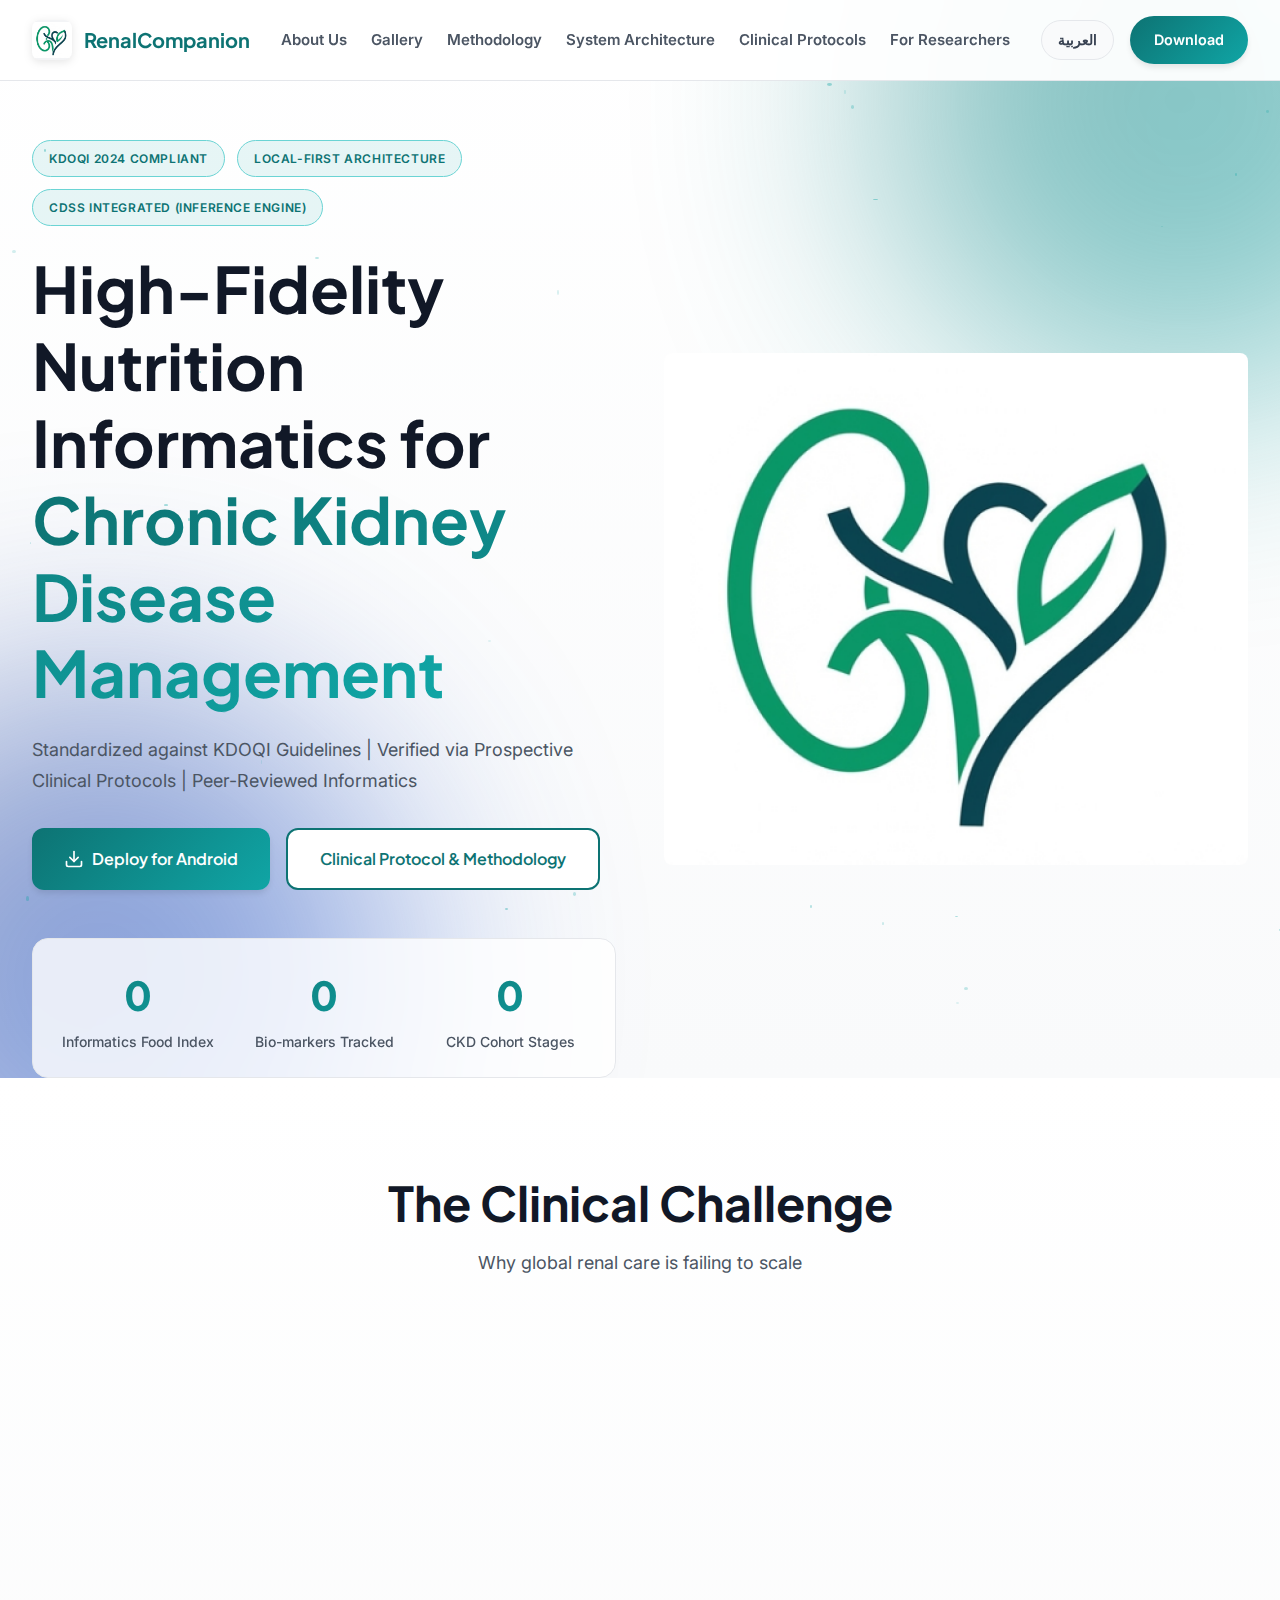
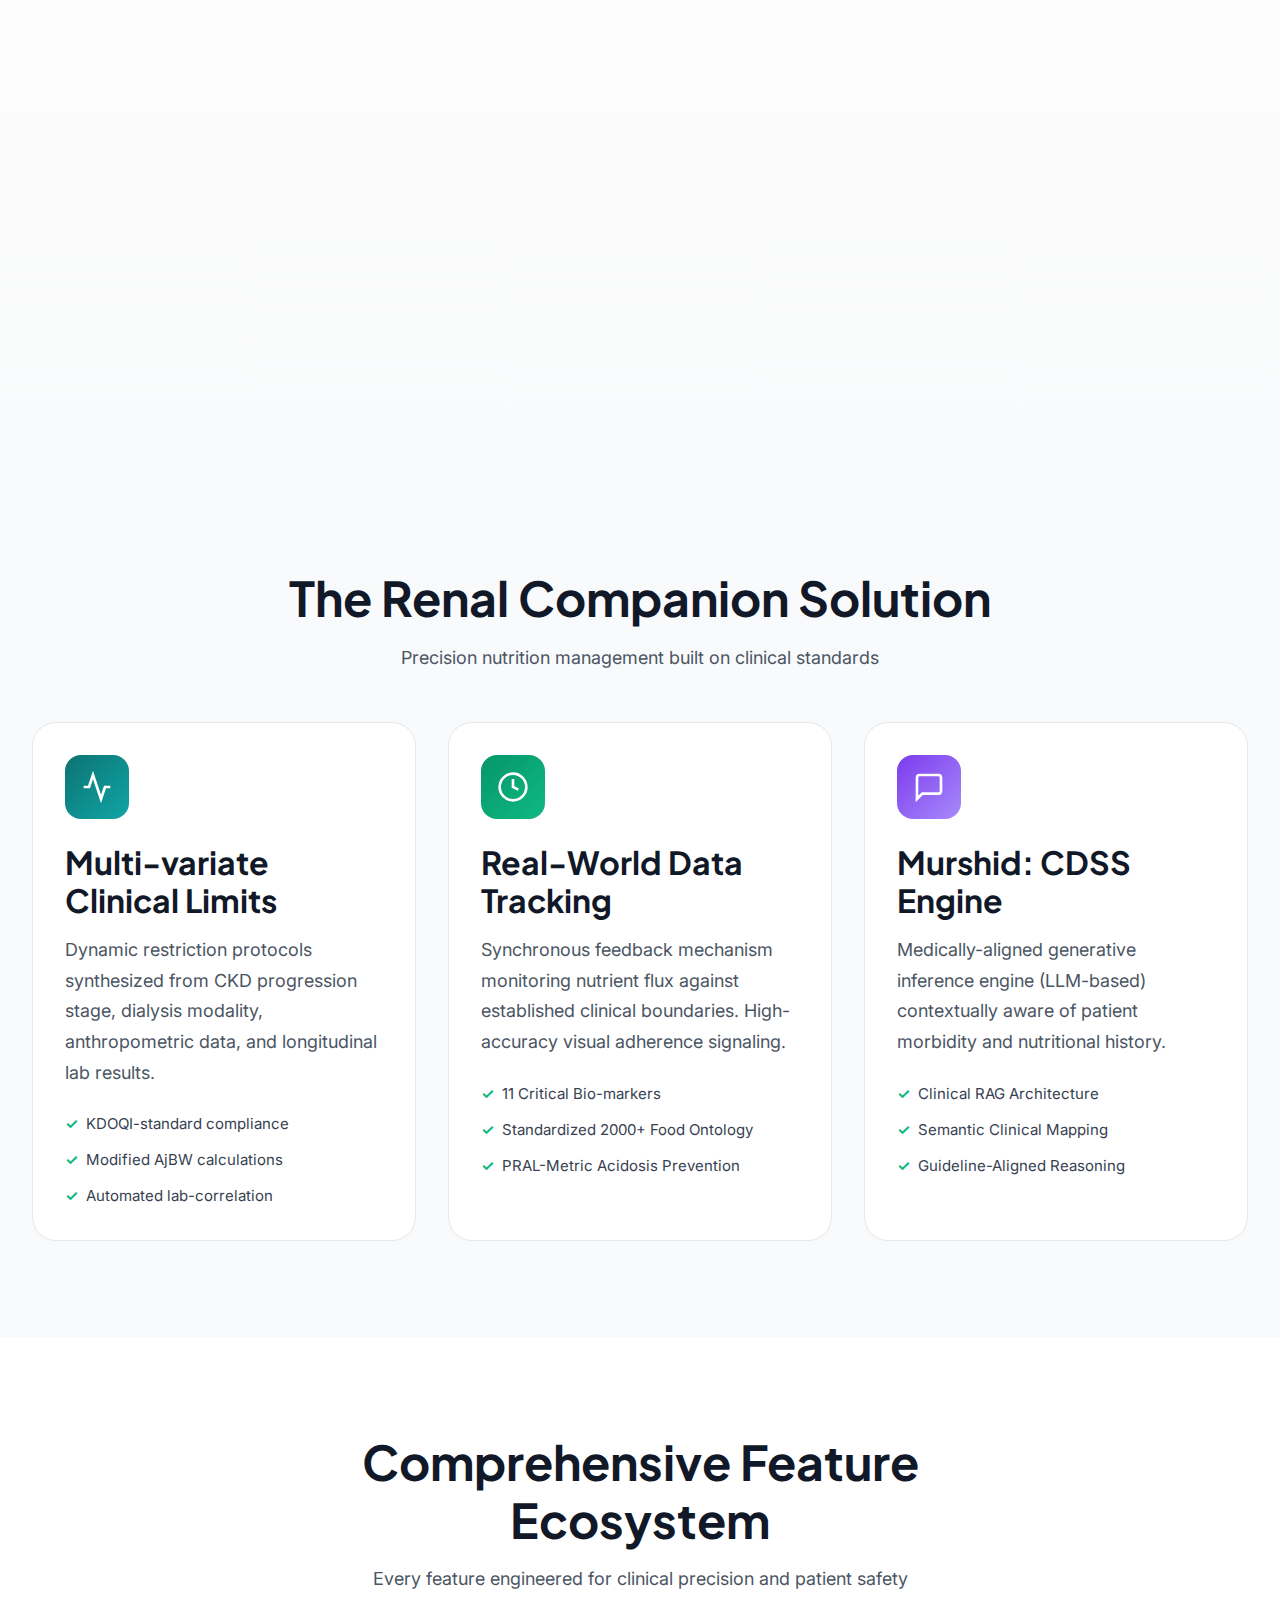
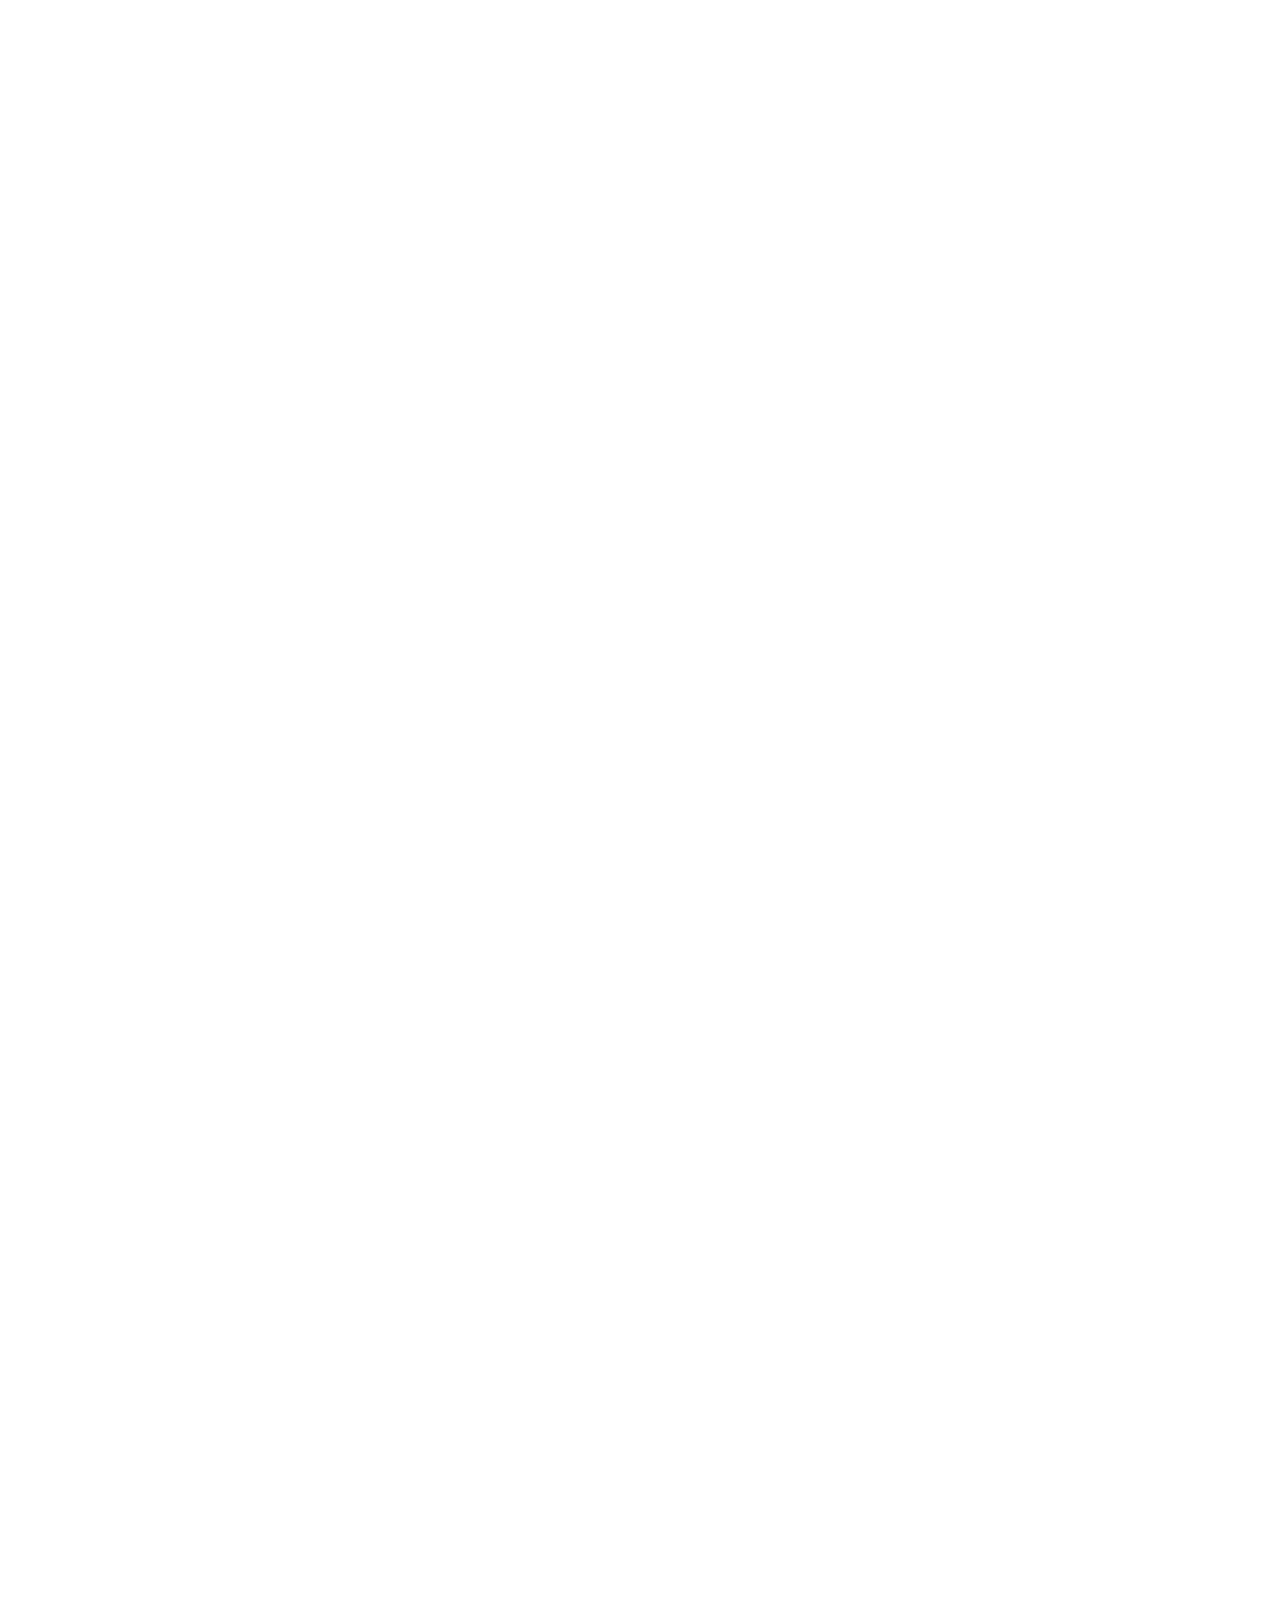
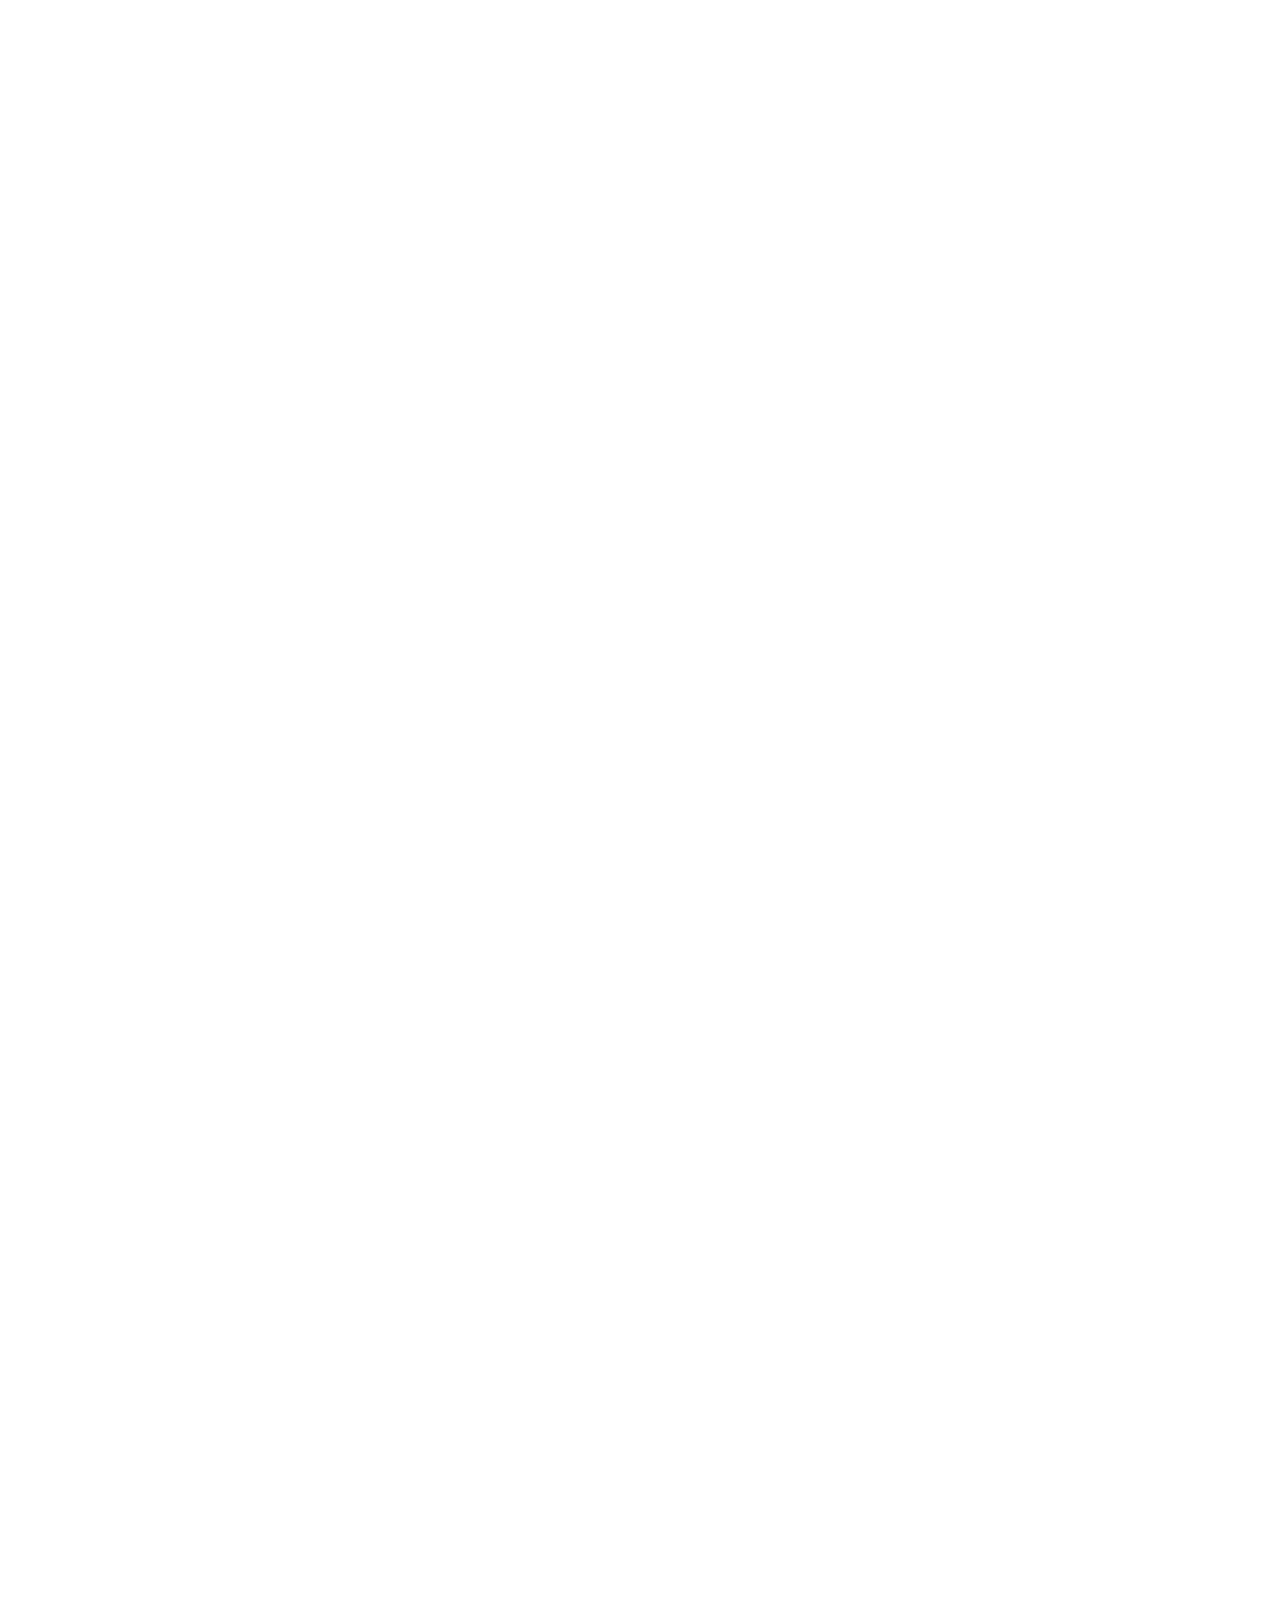
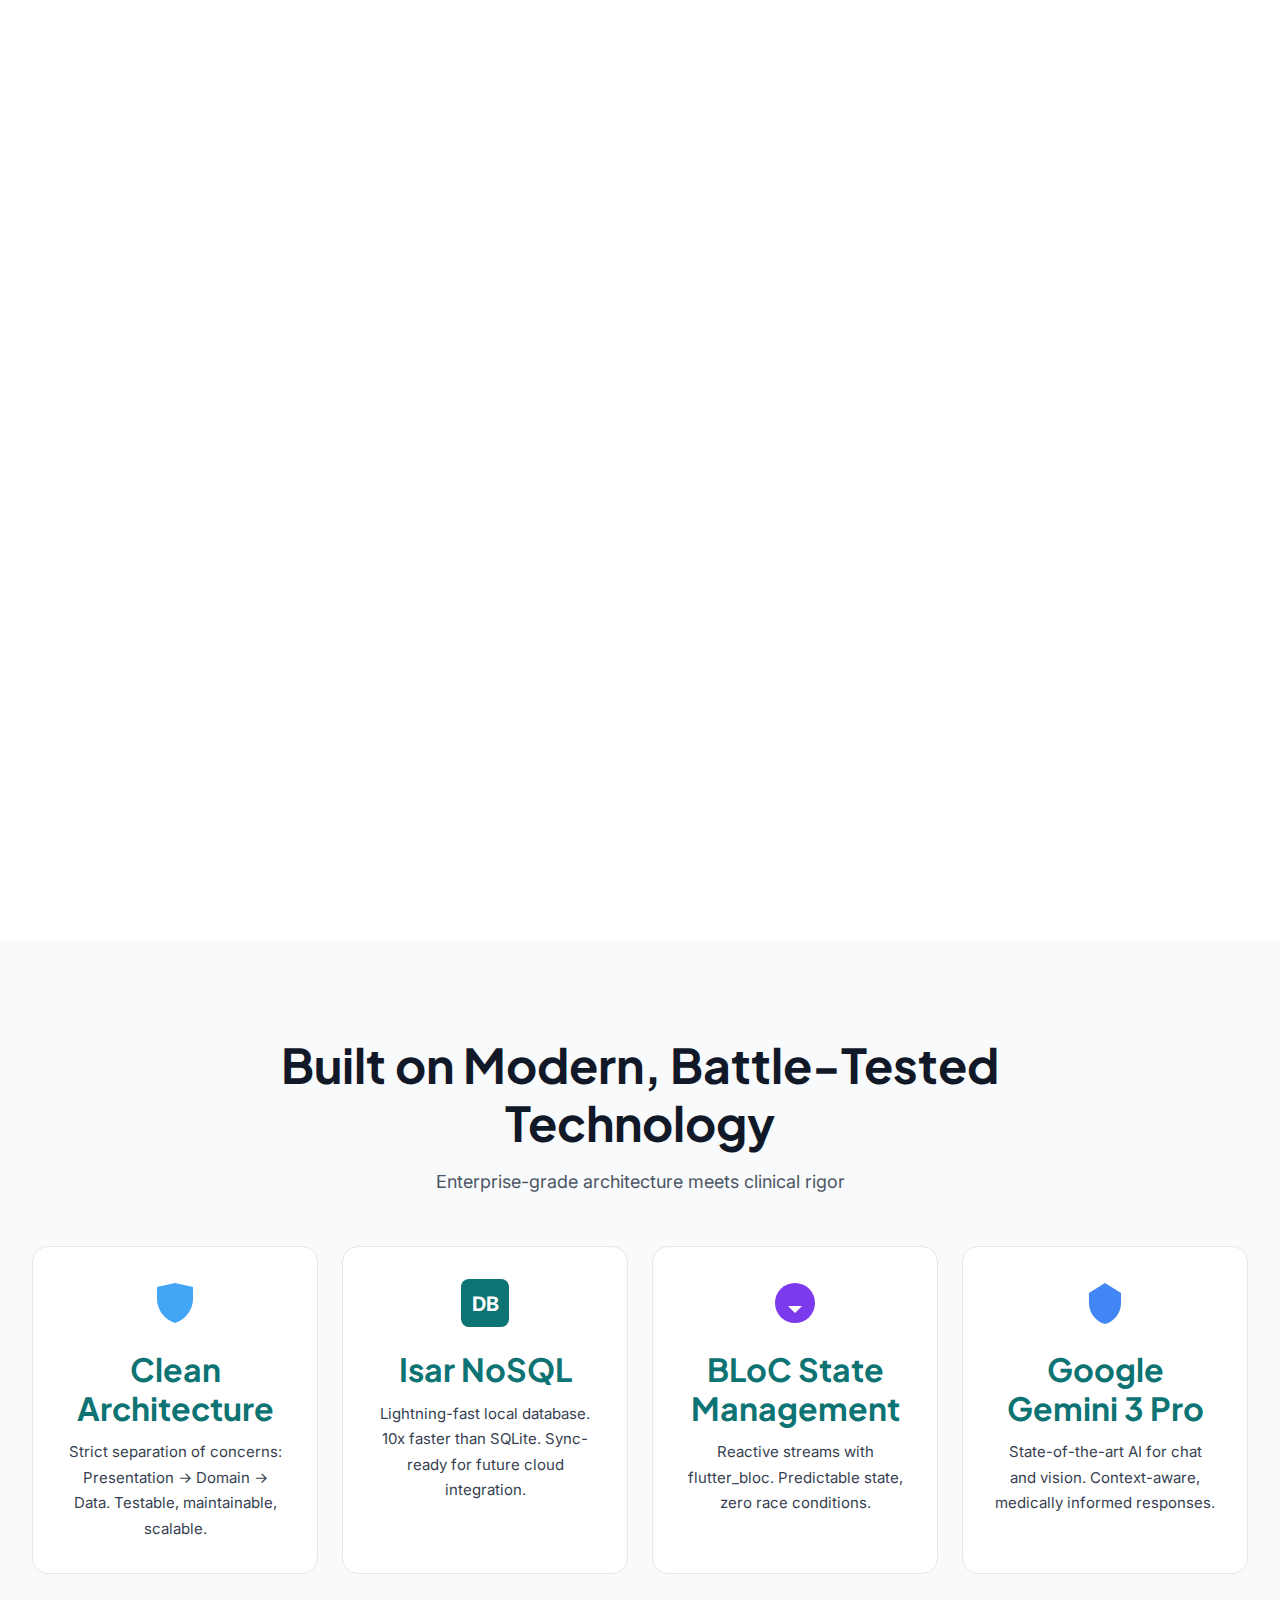
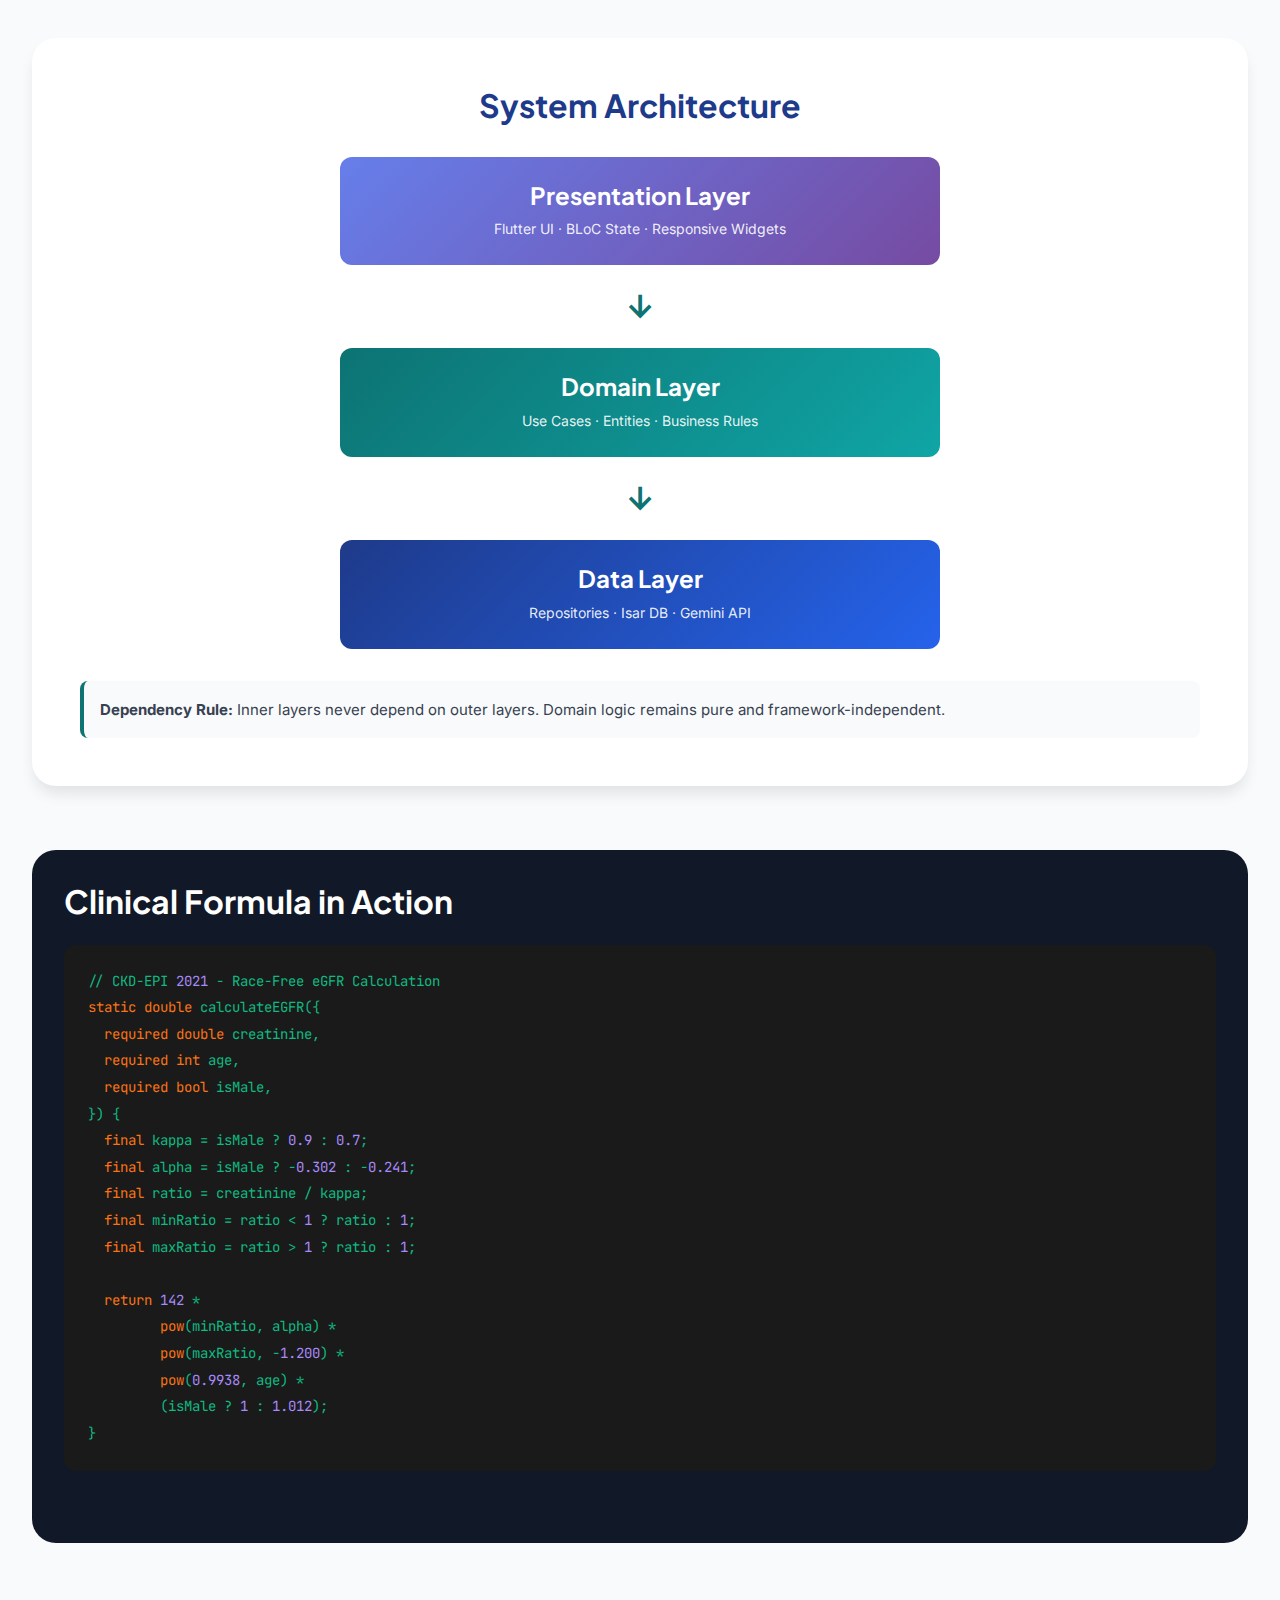
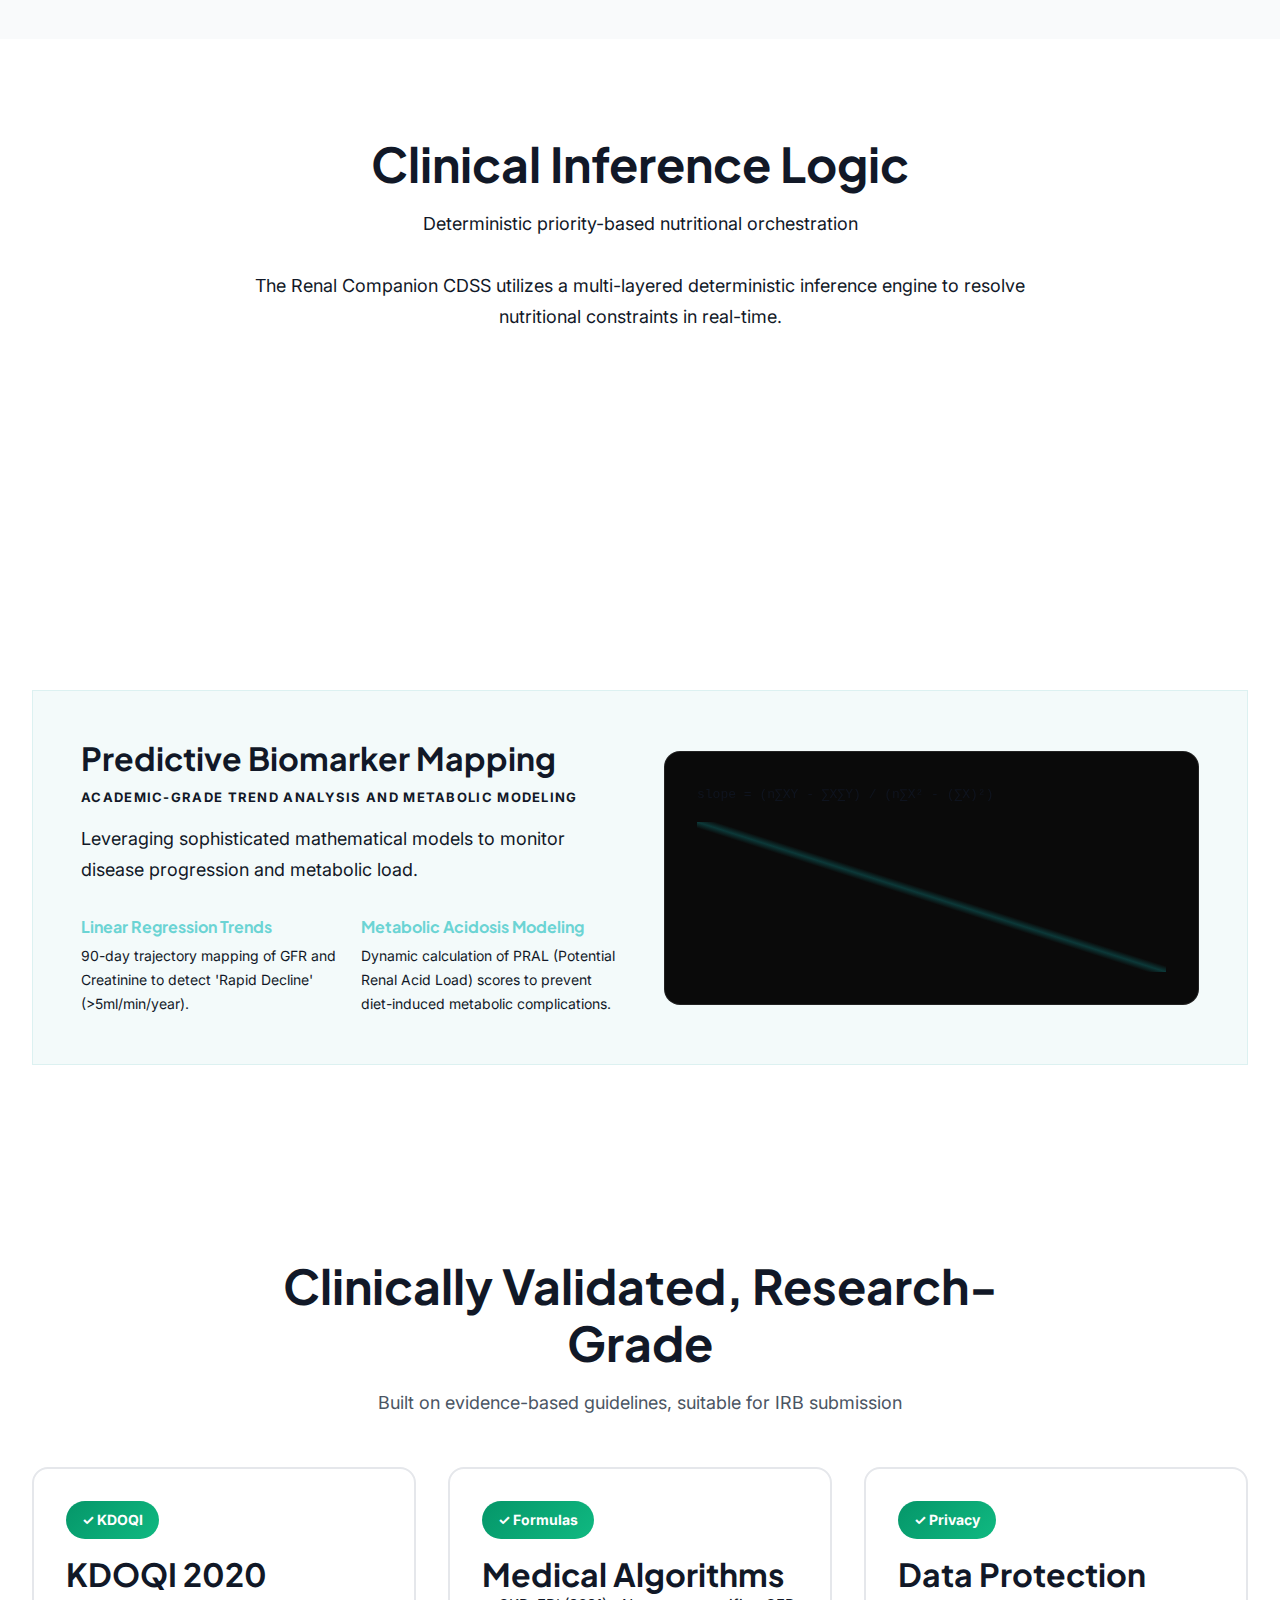
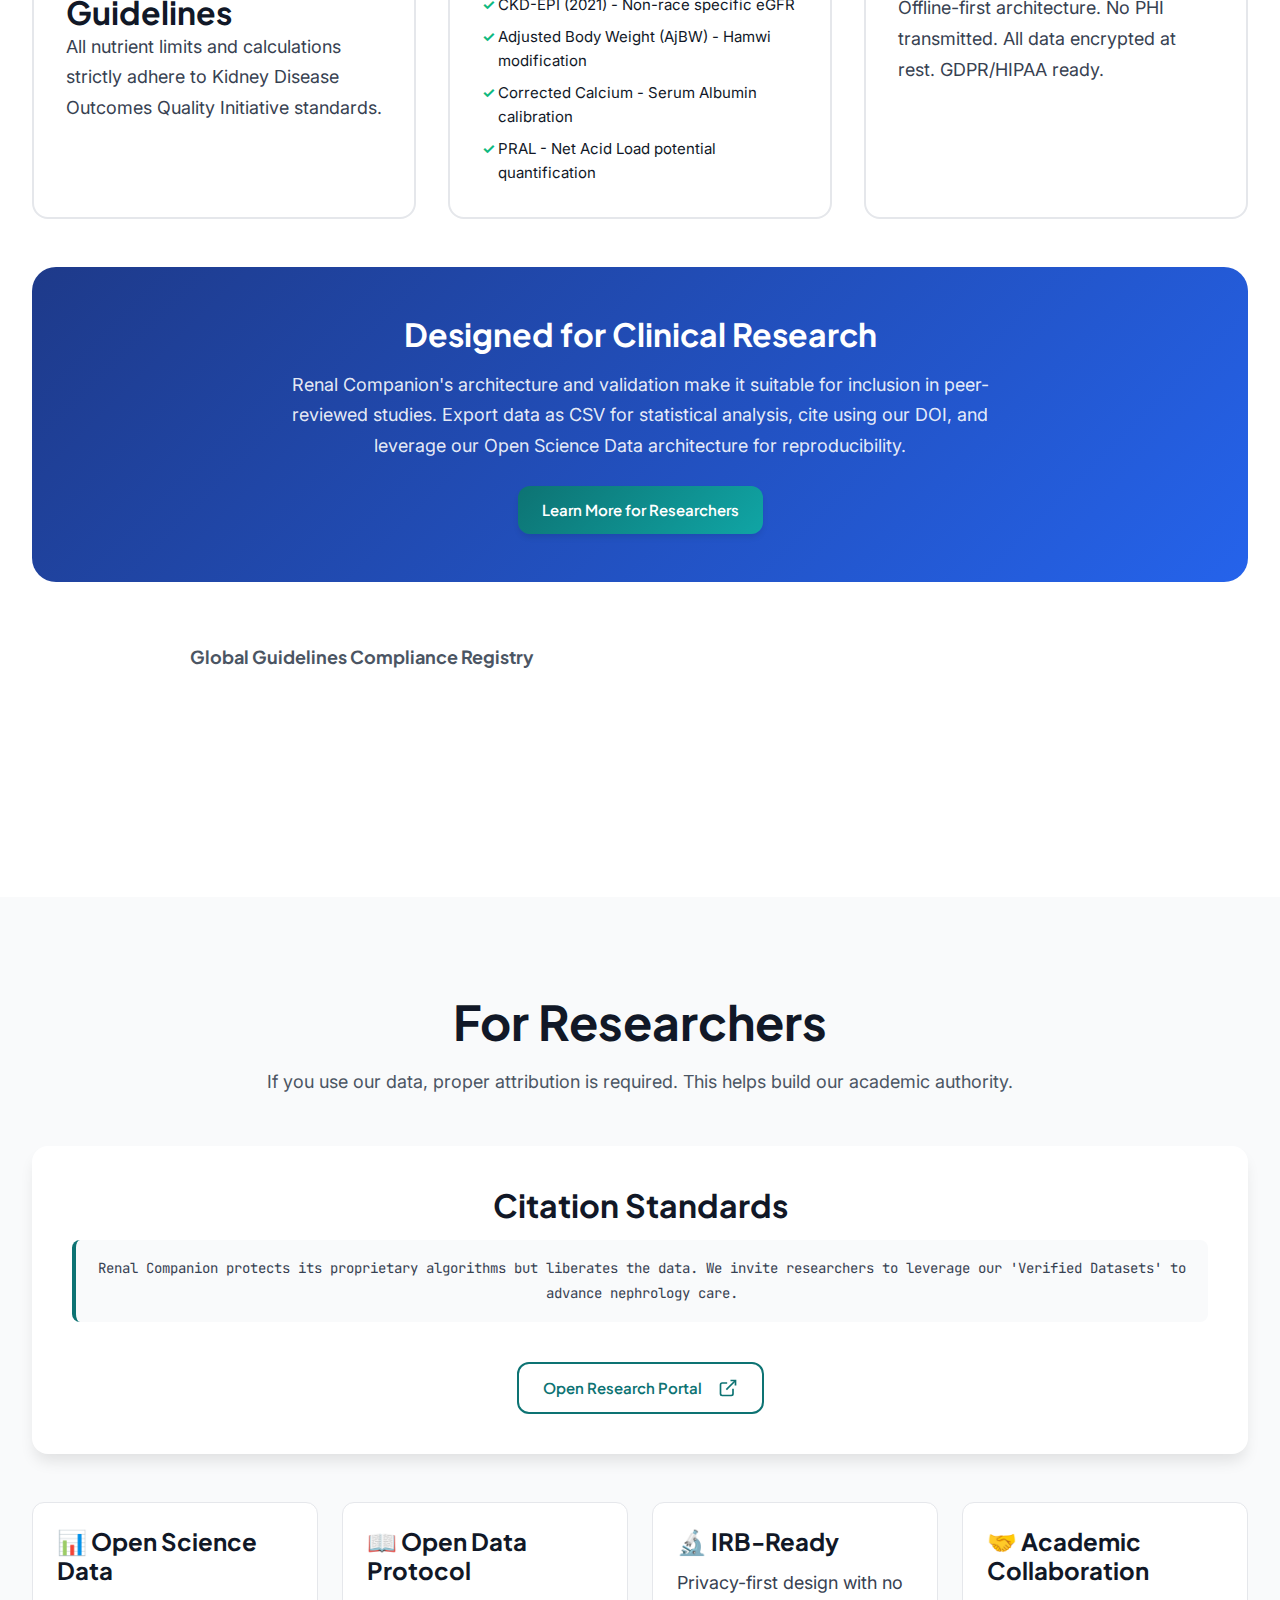
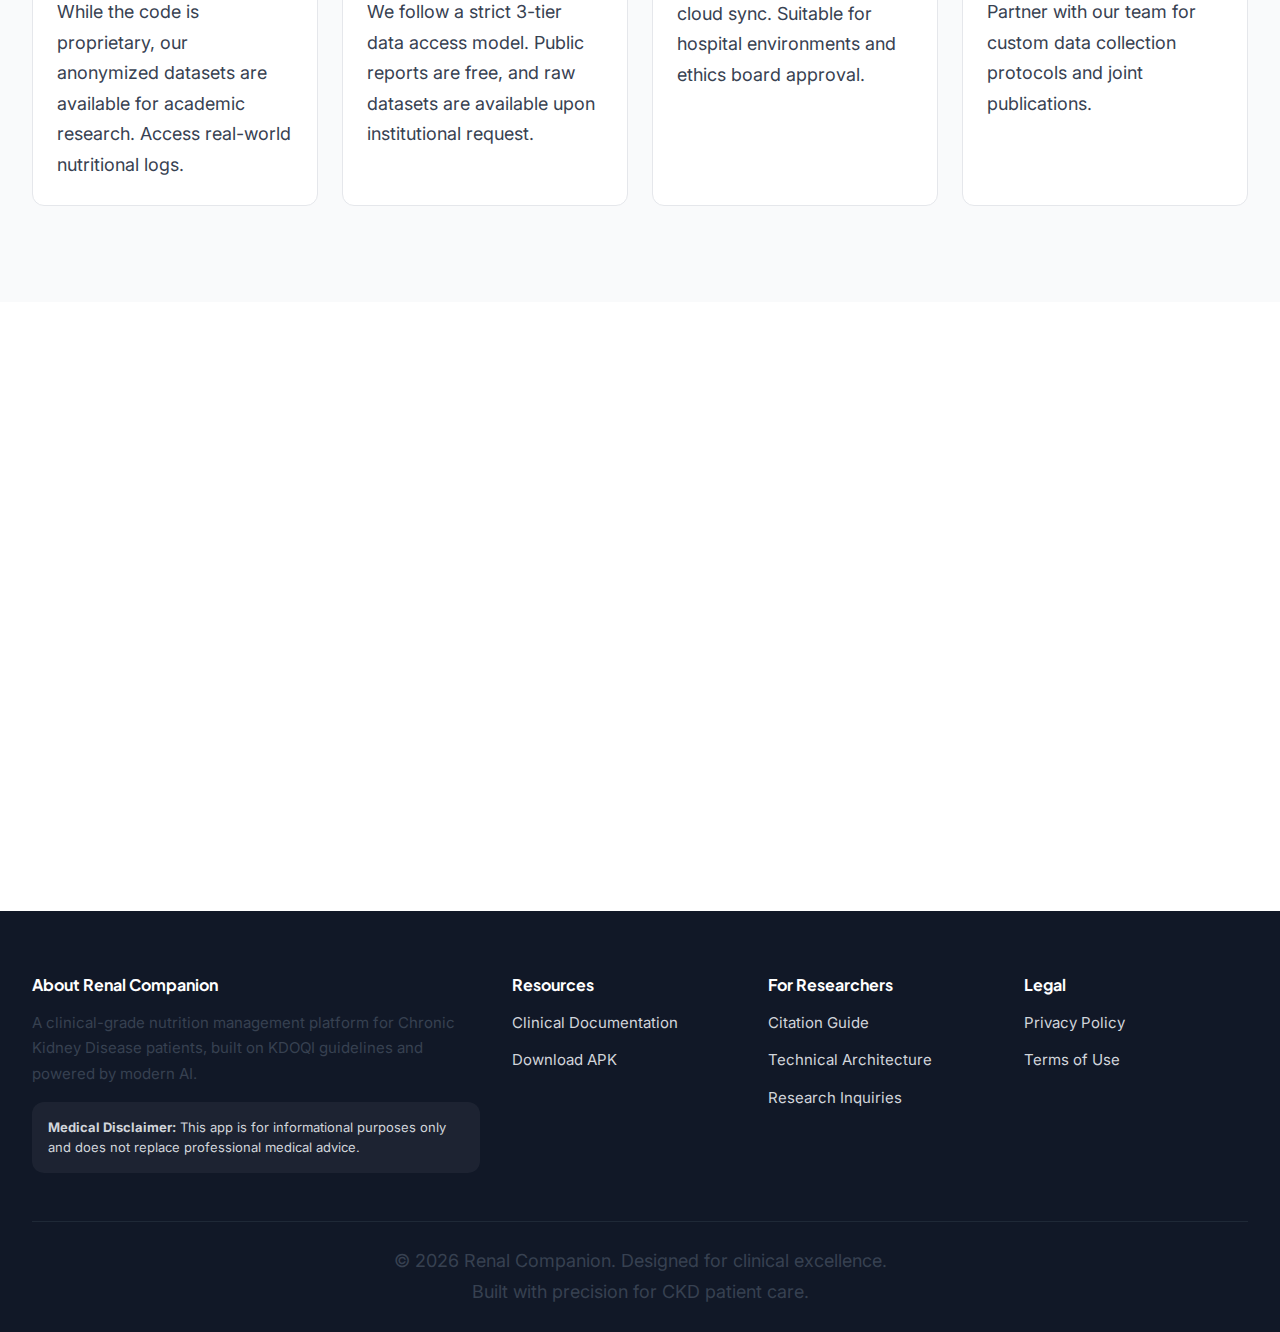
<file: index.html>
<!DOCTYPE html>
<html lang="en" dir="ltr">

<head>
    <meta charset="UTF-8">
    <meta name="viewport" content="width=device-width, initial-scale=1.0">
    <meta http-equiv="X-UA-Compatible" content="IE=edge">

    <!-- SEO Meta Tags -->
    <title>Renal Companion | Clinical-Grade CKD Nutrition Management</title>
    <meta name="description"
        content="KDOQI-compliant nutrition tracker for Chronic Kidney Disease. AI-powered guidance, 2000+ foods, offline-first architecture. Designed for clinical research and patient care.">
    <meta name="keywords"
        content="CKD, chronic kidney disease, nutrition tracker, dialysis, KDOQI, renal diet, nephrology, kidney health, medical app">
    <meta name="author" content="Renal Companion Team">

    <!-- Open Graph / Facebook -->
    <meta property="og:type" content="website">
    <meta property="og:url" content="https://github.com/yourusername/renal-companion-landing/">
    <meta property="og:title" content="Renal Companion | Clinical CKD Nutrition Management">
    <meta property="og:description"
        content="KDOQI-compliant nutrition tracker powered by AI. Precision nutrient tracking for Chronic Kidney Disease patients.">
    <meta property="og:image" content="./assets/images/og-image.png">

    <!-- Twitter -->
    <meta property="twitter:card" content="summary_large_image">
    <meta property="twitter:url" content="https://github.com/yourusername/renal-companion-landing/">
    <meta property="twitter:title" content="Renal Companion | Clinical CKD Nutrition Management">
    <meta property="twitter:description" content="KDOQI-compliant nutrition tracker powered by AI.">
    <meta property="twitter:image" content="./assets/images/og-image.png">

    <!-- Favicon -->
    <link rel="icon" type="image/png" href="./assets/images/favicon.png">

    <!-- Google Fonts -->
    <link rel="preconnect" href="https://fonts.googleapis.com">
    <link rel="preconnect" href="https://fonts.gstatic.com" crossorigin>
    <link
        href="https://fonts.googleapis.com/css2?family=Plus+Jakarta+Sans:wght@400;500;600;700;800&family=Inter:wght@300;400;500;600&family=JetBrains+Mono:wght@400;500&display=swap"
        rel="stylesheet">

    <!-- Stylesheets -->
    <link rel="stylesheet" href="./assets/css/main.css">
    <link rel="stylesheet" href="./assets/css/components.css">
    <link rel="stylesheet" href="./assets/css/animations.css">
    <link rel="stylesheet" href="./assets/css/rtl.css">
</head>

<body>
    <!-- Navigation -->
    <nav class="navbar" id="navbar">
        <div class="container">
            <!-- Logo area -->
            <a href="index.html" class="nav-brand" data-i18n-aria="nav_logo_alt">
                <div class="logo">
                    <img src="./assets/images/logo.png" alt="Renal Companion Logo" class="nav-logo-img">
                </div>
                <span class="brand-name" data-i18n="nav_brand_name">RenalCompanion</span>
            </a>

            <!-- Desktop Menu -->
            <ul class="nav-menu" id="navMenu">
                <li><a href="about.html" data-i18n="nav_about">About Us</a></li>
                <li><a href="gallery.html" data-i18n="nav_gallery">Gallery</a></li>
                <li><a href="methodology.html" data-i18n="nav_features">Methodology</a></li>
                <li><a href="#technology" data-i18n="nav_technology">System Architecture</a></li>
                <li><a href="#clinical" data-i18n="nav_clinical">Clinical Protocols</a></li>
                <li><a href="researchers.html" data-i18n="nav_researchers">For Researchers</a></li>

                <!-- Mobile Only Menu Items -->
                <li class="mobile-only"><a href="#download" data-i18n="nav_download">Download</a></li>
            </ul>

            <!-- Right Actions (Desktop) -->
            <div class="nav-actions desktop-only">
                <a href="#" class="lang-btn" aria-label="Switch Language">العربية</a>
                <a href="#download" class="nav-cta" data-i18n="nav_download">Download</a>
            </div>

            <!-- Mobile Controls -->
            <div class="mobile-controls mobile-only">
                <a href="#" class="lang-btn small" aria-label="Switch Language">العربية</a>
                <button class="nav-toggle" id="navToggle" data-i18n-aria="nav_toggle_aria">
                    <span></span>
                    <span></span>
                    <span></span>
                </button>
            </div>
        </div>
    </nav>

    <!-- Hero Section -->
    <section class="hero" id="hero">
        <div class="hero-background">
            <div class="gradient-orb gradient-orb-1"></div>
            <div class="gradient-orb gradient-orb-2"></div>
            <div class="particles" id="particles"></div>
        </div>
        <div class="container">
            <div class="hero-content">
                <div class="hero-text">
                    <div class="trust-badges">
                        <span class="badge" data-i18n="hero_badge_kdoqi">KDOQI Compliant</span>
                        <span class="badge" data-i18n="hero_badge_offline">Offline-First</span>
                        <span class="badge" data-i18n="hero_badge_ai">AI-Powered</span>
                    </div>
                    <h1 class="hero-title">
                        <span data-i18n="hero_title_main">Clinical-Grade Nutrition Management for</span>
                        <span class="highlight" data-i18n="hero_title_highlight">Chronic Kidney Disease</span>
                    </h1>
                    <p class="hero-subtitle" data-i18n="hero_subtitle">
                        Powered by KDOQI Guidelines | Validated by Nephrology Standards | Trusted by Healthcare
                        Professionals
                    </p>
                    <div class="hero-cta">
                        <a href="#download" class="btn btn-primary btn-lg">
                            <svg xmlns="http://www.w3.org/2000/svg" width="20" height="20" viewBox="0 0 24 24"
                                fill="none" stroke="currentColor" stroke-width="2" stroke-linecap="round"
                                stroke-linejoin="round" data-i18n-aria="hero_download_icon_aria">
                                <path d="M21 15v4a2 2 0 0 1-2 2H5a2 2 0 0 1-2-2v-4"></path>
                                <polyline points="7 10 12 15 17 10"></polyline>
                                <line x1="12" y1="15" x2="12" y2="3"></line>
                            </svg>
                            <span data-i18n="hero_btn_download">Deploy for Android</span>
                        </a>
                        <a href="methodology.html" class="btn btn-secondary btn-lg" data-i18n="hero_btn_docs">
                            Clinical Protocol & Methodology
                        </a>
                    </div>
                    <div class="hero-stats">
                        <div class="stat-item">
                            <span class="stat-number" data-target="2000">0</span>
                            <span class="stat-label" data-i18n="hero_stat_foods">Informatics Food Index</span>
                        </div>
                        <div class="stat-item">
                            <span class="stat-number" data-target="11">0</span>
                            <span class="stat-label" data-i18n="hero_stat_nutrients">Bio-markers Tracked</span>
                        </div>
                        <div class="stat-item">
                            <span class="stat-number" data-target="5">0</span>
                            <span class="stat-label" data-i18n="hero_stat_stages">CKD Cohort Stages</span>
                        </div>
                    </div>
                </div>
                <div class="hero-visual">
                    <div class="hero-logo-container">
                        <img src="./assets/images/logo.png" alt="Renal Companion Logo" class="hero-logo-visual"
                            data-i18n-alt="hero_mockup_alt">
                    </div>
                </div>

            </div>
        </div>
    </section>

    <!-- Clinical Challenge Section - ENHANCED -->
    <section class="clinical-challenge-section section-padding" id="challenge">
        <div class="container">
            <div class="section-header centered">
                <h2 class="section-title" data-i18n="problem_title">The Clinical Challenge</h2>
                <p class="section-subtitle" data-i18n="problem_subtitle">Why global renal care is failing to scale</p>
            </div>

            <!-- Impact Statistics -->
            <div class="impact-stats-grid reveal-on-scroll">
                <div class="stat-card-enhanced">
                    <div class="stat-glow"></div>
                    <div class="stat-content">
                        <div class="stat-value primary-text"><span class="counter" data-target="850">850</span><span
                                data-i18n="hero_stat_1_suffix">M</span></div>
                        <p class="stat-desc" data-i18n="stat_1_desc">Patients worldwide living with chronic kidney
                            disease</p>
                        <small class="stat-cite" data-i18n="stat_1_cite">ISN/Global Atlas</small>
                    </div>
                </div>
                <div class="stat-card-enhanced">
                    <div class="stat-glow"></div>
                    <div class="stat-content">
                        <div class="stat-value warning-text"><span class="counter" data-target="60">60</span><span
                                data-i18n="hero_stat_2_suffix">%</span></div>
                        <p class="stat-desc" data-i18n="stat_2_desc">Dialysis patients failing to maintain dietary
                            compliance</p>
                        <small class="stat-cite" data-i18n="stat_2_cite">NIH/PubMed</small>
                    </div>
                </div>
                <div class="stat-card-enhanced">
                    <div class="stat-glow"></div>
                    <div class="stat-content">
                        <div class="stat-value danger-text"><span class="counter" data-target="3.5">3.5</span><span
                                data-i18n="hero_stat_3_suffix">x</span></div>
                        <p class="stat-desc" data-i18n="stat_3_desc">Increased mortality risk from untreated
                            hyperkalemia</p>
                        <small class="stat-cite" data-i18n="stat_3_cite">AHA/Frontiers</small>
                    </div>
                </div>
            </div>

            <!-- The Clinical Gap -->
            <div class="clinical-gap-container reveal-on-scroll">
                <div class="gap-header centered">
                    <h3 data-i18n="problem_heading">The Clinical Gap</h3>
                </div>
                <div class="gap-grid">
                    <!-- Problem 1: Toxic Additives (High Severity) -->
                    <div class="clinical-gap-card severity-high">
                        <div class="gap-icon-wrapper">
                            <svg xmlns="http://www.w3.org/2000/svg" width="24" height="24" viewBox="0 0 24 24"
                                fill="none" stroke="currentColor" stroke-width="2" stroke-linecap="round"
                                stroke-linejoin="round">
                                <path
                                    d="M10.29 3.86L1.82 18a2 2 0 0 0 1.71 3h16.94a2 2 0 0 0 1.71-3L13.71 3.86a2 2 0 0 0-3.42 0z">
                                </path>
                                <line x1="12" y1="9" x2="12" y2="13"></line>
                                <line x1="12" y1="17" x2="12.01" y2="17"></line>
                            </svg>
                        </div>
                        <div class="gap-content">
                            <h4 data-i18n="prob_1_title">Data Blind Spots</h4>
                            <p data-i18n="prob_1_desc">Generic databases ignore renal-toxic additives</p>
                            <div class="gap-impact">
                                <span class="impact-badge" data-i18n="prob_1_impact">Analysis: Up to 1000mg hidden
                                    phosphorus/day</span>
                            </div>
                        </div>
                    </div>

                    <!-- Problem 2: Static Protocols (Medium Severity) -->
                    <div class="clinical-gap-card severity-medium">
                        <div class="gap-icon-wrapper">
                            <svg xmlns="http://www.w3.org/2000/svg" width="24" height="24" viewBox="0 0 24 24"
                                fill="none" stroke="currentColor" stroke-width="2" stroke-linecap="round"
                                stroke-linejoin="round">
                                <polyline points="22 12 18 12 15 21 9 3 6 12 2 12"></polyline>
                            </svg>
                        </div>
                        <div class="gap-content">
                            <h4 data-i18n="prob_2_title">Static Protocols</h4>
                            <p data-i18n="prob_2_desc">One-size-fits-all limits fail CKD progression</p>
                            <div class="gap-impact">
                                <span class="impact-badge" data-i18n="prob_2_impact">Analysis: 40% of patients exceed
                                    safety limits</span>
                            </div>
                        </div>
                    </div>

                    <!-- Problem 3: Lab Disconnect (Medium Severity) -->
                    <div class="clinical-gap-card severity-medium">
                        <div class="gap-icon-wrapper">
                            <svg xmlns="http://www.w3.org/2000/svg" width="24" height="24" viewBox="0 0 24 24"
                                fill="none" stroke="currentColor" stroke-width="2" stroke-linecap="round"
                                stroke-linejoin="round">
                                <path d="M12 2v20M17 5H9.5a3.5 3.5 0 0 0 0 7h5a3.5 3.5 0 0 1 0 7H6"></path>
                            </svg>
                        </div>
                        <div class="gap-content">
                            <h4 data-i18n="prob_3_title">Lab Disconnect</h4>
                            <p data-i18n="prob_3_desc">No integration with real-time lab results</p>
                            <div class="gap-impact">
                                <span class="impact-badge" data-i18n="prob_3_impact">Analysis: Critical latencies in
                                    dietary adjustment</span>
                            </div>
                        </div>
                    </div>

                    <!-- Problem 4: Zero Portability (Low Severity) -->
                    <div class="clinical-gap-card severity-low">
                        <div class="gap-icon-wrapper">
                            <svg xmlns="http://www.w3.org/2000/svg" width="24" height="24" viewBox="0 0 24 24"
                                fill="none" stroke="currentColor" stroke-width="2" stroke-linecap="round"
                                stroke-linejoin="round">
                                <rect x="2" y="3" width="20" height="14" rx="2" ry="2"></rect>
                                <line x1="8" y1="21" x2="16" y2="21"></line>
                                <line x1="12" y1="17" x2="12" y2="21"></line>
                                <path d="M10 9L8 9"></path>
                            </svg>
                        </div>
                        <div class="gap-content">
                            <h4 data-i18n="prob_4_title">Zero Portability</h4>
                            <p data-i18n="prob_4_desc">Offline functionality is absent in clinics</p>
                            <div class="gap-impact">
                                <span class="impact-badge" data-i18n="prob_4_impact">Analysis: Care gaps in
                                    resource-limited settings</span>
                            </div>
                        </div>
                    </div>
                </div>
            </div>
        </div>
    </section>

    <!-- Solution Overview -->
    <section class="solution-section section-padding bg-light">
        <div class="container">
            <div class="section-header centered">
                <h2 class="section-title" data-i18n="solution_title">The Renal Companion Solution</h2>
                <p class="section-subtitle" data-i18n="solution_subtitle">Precision nutrition management built on
                    clinical standards</p>
            </div>
            <div class="solution-grid">
                <div class="solution-card">
                    <div class="card-icon primary-gradient">
                        <svg xmlns="http://www.w3.org/2000/svg" width="32" height="32" viewBox="0 0 24 24" fill="none"
                            stroke="currentColor" stroke-width="2">
                            <path d="M22 12h-4l-3 9L9 3l-3 9H2"></path>
                        </svg>
                    </div>
                    <h3 class="card-title" data-i18n="solution_card1_title">Personalized Limits</h3>
                    <p class="card-description" data-i18n="solution_card1_desc">
                        Dynamic calculation based on CKD stage, dialysis type, body weight, and latest lab results.
                        Automatically adjusts as your condition changes.
                    </p>
                    <ul class="card-features">
                        <li data-i18n="solution_card1_feat1">KDOQI guideline compliance</li>
                        <li data-i18n="solution_card1_feat2">Adjusted Body Weight (AjBW) calculations</li>
                        <li data-i18n="solution_card1_feat3">Lab result integration</li>
                    </ul>
                </div>
                <div class="solution-card">
                    <div class="card-icon success-gradient">
                        <svg xmlns="http://www.w3.org/2000/svg" width="32" height="32" viewBox="0 0 24 24" fill="none"
                            stroke="currentColor" stroke-width="2">
                            <circle cx="12" cy="12" r="10"></circle>
                            <polyline points="12 6 12 12 16 14"></polyline>
                        </svg>
                    </div>
                    <h3 class="card-title" data-i18n="solution_card2_title">Real-Time Tracking</h3>
                    <p class="card-description" data-i18n="solution_card2_desc">
                        Instant feedback on nutrient intake vs. clinical limits. Visual progress bars color-code your
                        adherence with professional medical accuracy.
                    </p>
                    <ul class="card-features">
                        <li data-i18n="solution_card2_feat1">11 tracked nutrients</li>
                        <li data-i18n="solution_card2_feat2">2000+ food database</li>
                        <li data-i18n="solution_card2_feat3">PRAL score calculation</li>
                    </ul>
                </div>
                <div class="solution-card">
                    <div class="card-icon ai-gradient">
                        <svg xmlns="http://www.w3.org/2000/svg" width="32" height="32" viewBox="0 0 24 24" fill="none"
                            stroke="currentColor" stroke-width="2">
                            <path d="M21 15a2 2 0 0 1-2 2H7l-4 4V5a2 2 0 0 1 2-2h14a2 2 0 0 1 2 2z"></path>
                        </svg>
                    </div>
                    <h3 class="card-title" data-i18n="solution_card3_title">AI Assistant "Murshid"</h3>
                    <p class="card-description" data-i18n="solution_card3_desc">
                        Context-aware dietary guidance powered by Google Gemini. Knows your CKD stage, recent intake,
                        and provides personalized advice.
                    </p>
                    <ul class="card-features">
                        <li data-i18n="solution_card3_feat1">Gemini-1.5-Flash powered</li>
                        <li data-i18n="solution_card3_feat2">Clinical context injection</li>
                        <li data-i18n="solution_card3_feat3">Evidence-based recommendations</li>
                    </ul>
                </div>
            </div>
        </div>
    </section>


    <!-- Features Deep Dive -->
    <section class="features-section section-padding" id="features">
        <div class="container">
            <div class="section-header centered">
                <h2 class="section-title" data-i18n="features_title">Comprehensive Feature Ecosystem</h2>
                <p class="section-subtitle" data-i18n="features_subtitle">Every feature engineered for clinical
                    precision and patient safety</p>
            </div>

            <!-- Interactive Feature Tabs -->
            <!-- Sequential Feature Discovery -->
            <div class="feature-sequential">
                <!-- Feature 1: Murshid AI -->
                <div class="feature-showcase reveal-on-scroll" id="murshid-ai">
                    <div class="feature-detail">
                        <div class="feature-label" data-i18n="features_tab1">Murshid AI Assistant</div>
                        <h3 data-i18n="feat_ai_title">Murshid: Your 24/7 Clinical Guide</h3>
                        <p class="lead-text" data-i18n="feat_ai_desc">A domain-specific AI assistant that doesn't just
                            chat—it reasons using your live clinical data.</p>
                        <ul class="feature-highlights">
                            <li data-i18n="feat_ai_h1"><strong>Medical Guardrails:</strong> Programmed with KDOQI safety
                                boundaries</li>
                            <li data-i18n="feat_ai_h2"><strong>Bilingual Fluency:</strong> Deep medical Arabic and
                                English support</li>
                            <li data-i18n="feat_ai_h3"><strong>Context Injection:</strong> Knows your labs, CKD stage,
                                and dialysate</li>
                            <li data-i18n="feat_ai_h4"><strong>Educational Support:</strong> Explains complex renal
                                guidelines simply</li>
                        </ul>
                        <div class="tech-badge-row">
                            <span class="tech-badge" data-i18n="tech_gemini_title">Google Gemini 1.5</span>
                            <span class="tech-badge" data-i18n="demo_ai_badge">Contextual Guidance</span>
                        </div>
                    </div>
                    <div class="feature-visual">
                        <div class="chat-demo-container">
                            <div class="chat-header">
                                <div class="chat-header-avatar">
                                    <div class="avatar-ring"></div>
                                    <div class="ai-sparkle-group">
                                        <svg class="sparkle s1" viewBox="0 0 24 24" fill="currentColor">
                                            <path d="M12,2L14.5,9L22,11.5L14.5,14L12,21L9.5,14L2,11.5L9.5,9L12,2Z">
                                            </path>
                                        </svg>
                                        <svg class="sparkle s2" viewBox="0 0 24 24" fill="currentColor">
                                            <path d="M12,2L14.5,9L22,11.5L14.5,14L12,21L9.5,14L2,11.5L9.5,9L12,2Z">
                                            </path>
                                        </svg>
                                        <svg class="sparkle s3" viewBox="0 0 24 24" fill="currentColor">
                                            <path d="M12,2L14.5,9L22,11.5L14.5,14L12,21L9.5,14L2,11.5L9.5,9L12,2Z">
                                            </path>
                                        </svg>
                                    </div>
                                </div>
                                <div class="chat-header-info">
                                    <h4 class="chat-name" data-i18n="demo_ai_name">Murshid AI</h4>
                                    <span class="chat-status" data-i18n="demo_ai_status">Online · Ready to help</span>
                                </div>
                            </div>

                            <div class="chat-messages">
                                <div class="chat-message user">
                                    <div class="message-content">
                                        <p data-i18n="demo_ai_user_q">Can I eat a medium banana today?</p>
                                    </div>
                                    <span class="message-time">2:34 PM</span>
                                </div>

                                <!-- Reasoning UI (Premium) -->
                                <div class="typing-indicator hidden" style="display: none;">
                                    <div class="ai-avatar-small">
                                        <div class="ai-sparkle-group mini">
                                            <svg class="sparkle s1" viewBox="0 0 24 24" fill="currentColor">
                                                <path d="M12,2L14.5,9L22,11.5L14.5,14L12,21L9.5,14L2,11.5L9.5,9L12,2Z">
                                                </path>
                                            </svg>
                                        </div>
                                    </div>
                                    <div class="reasoning-box-premium">
                                        <div class="reasoning-aura"></div>
                                        <div class="reasoning-content-inner">
                                            <div class="reasoning-status-text" data-i18n="demo_ai_step_analyze">
                                                Analyzing inferential request...</div>
                                            <div class="reasoning-progress-track">
                                                <div class="progress-fill"></div>
                                            </div>
                                        </div>
                                    </div>
                                </div>

                                <div class="chat-message assistant hidden" style="display: none;">
                                    <div class="ai-avatar">
                                        <div class="ai-sparkle-group mini">
                                            <svg class="sparkle s1" viewBox="0 0 24 24" fill="currentColor">
                                                <path d="M12,2L14.5,9L22,11.5L14.5,14L12,21L9.5,14L2,11.5L9.5,9L12,2Z">
                                                </path>
                                            </svg>
                                        </div>
                                    </div>
                                    <div class="message-content">
                                        <p data-i18n="demo_ai_murshid_a">Based on your <strong>CKD Stage 4</strong> and
                                            today's
                                            intake of 1200mg Potassium, a medium banana (422mg) would put you at 81% of
                                            your
                                            daily limit. <strong>Safe to enjoy!</strong></p>
                                        <div class="message-badges">
                                            <span class="badge-clinical" data-i18n="demo_ai_badge">Contextual
                                                Guidance</span>
                                        </div>
                                    </div>
                                    <span class="message-time">2:34 PM</span>
                                </div>
                            </div>
                        </div>
                    </div>
                </div>

                <!-- Feature 2: Nutrition -->
                <div class="feature-showcase alt-layout reveal-on-scroll" id="nutrition">
                    <div class="feature-detail">
                        <div class="feature-label" data-i18n="features_tab2">Precision Budgeting</div>
                        <h3 data-i18n="feat_nut_title">Precision Nutritional Budgeting</h3>
                        <p class="lead-text" data-i18n="feat_nut_desc">Move beyond simple logging. Manage your daily
                            allowance of Potassium, Sodium, and Phosphorus with sub-second precision.</p>
                        <ul class="feature-highlights">
                            <li data-i18n="feat_nut_h1"><strong>Real-Time Budgeting:</strong> Visual counters for all 11
                                critical nutrients</li>
                            <li data-i18n="feat_nut_h2"><strong>Arabic-First Search:</strong> Instant fuzzy matching for
                                Middle Eastern diets</li>
                            <li data-i18n="feat_nut_h3"><strong>Automatic Conversion:</strong> Cups, grams, and pieces
                                handled instantly</li>
                            <li data-i18n="feat_nut_h4"><strong>PRAL Scoring:</strong> Visual acid load triggers to
                                prevent acidosis</li>
                        </ul>
                        <div class="tech-badge-row">
                            <span class="tech-badge" data-i18n="tech_isar_title">Isar DB</span>
                            <span class="tech-badge" data-i18n="feat_nut_badge_index">Sub-Second Indexing</span>
                        </div>
                    </div>
                    <div class="feature-visual">
                        <div class="animated-mockup">
                            <div class="mockup-header-demo">
                                <span data-i18n="demo_nut_budget">Daily Potassium Budget</span>
                                <div class="budget-progress-demo">
                                    <div class="progress-fill-demo" style="width: 65%;"></div>
                                </div>
                            </div>
                            <div class="mockup-screen">
                                <div class="search-demo">
                                    <div class="search-bar pulsing" data-i18n="demo_nut_search_placeholder">🔍 Search
                                        2000+ foods...</div>
                                    <div class="food-results">
                                        <div class="food-item slide-in delay-1">
                                            <span data-i18n="demo_nut_food1">🍗 Chicken Breast (Grilled)</span>
                                            <span class="nutrient-badge" data-i18n="demo_nut_badge_low">Low K</span>
                                        </div>
                                        <div class="food-item slide-in delay-2">
                                            <span data-i18n="demo_nut_food2">🥬 Spinach (Cooked)</span>
                                            <span class="nutrient-badge warning" data-i18n="demo_nut_badge_high">High
                                                K</span>
                                        </div>
                                    </div>
                                </div>
                            </div>
                        </div>
                    </div>
                </div>

                <!-- Feature 3: Clinical Intelligence -->
                <div class="feature-showcase reveal-on-scroll" id="clinical">
                    <div class="feature-detail">
                        <div class="feature-label" data-i18n="features_tab3">Safety Watchdog</div>
                        <h3 data-i18n="feat_clin_title">Elite Clinical Safety Watchdog</h3>
                        <p class="lead-text" data-i18n="feat_clin_desc">An autonomous inference engine that monitors
                            every entry against established renal protocols.</p>
                        <div class="clinical-formula">
                            <h4 data-i18n="feat_clin_ex_title">Rule Logic: Potassium Safety Protocol</h4>
                            <div class="formula-box">
                                <code>IF (Serum K > 5.5 mmol/L) THEN Limit = 2000mg</code>
                                <code>ELSE IF (CKD Stage >= 4) THEN Limit = 2500mg</code>
                                <code>ELSE Limit = CalculateByWeight(IBW, Dialysis)</code>
                            </div>
                            <p class="formula-explanation" data-i18n="feat_clin_ex_expl">The system triggers proactive
                                overrides when lab results deviate from baseline safe zones.</p>
                        </div>
                        <ul class="feature-highlights">
                            <li data-i18n="feat_clin_h1"><strong>Dynamic Logic:</strong> Rules adapt to your CKD-EPI
                                stage changes</li>
                            <li data-i18n="feat_clin_h2"><strong>Lab Integration:</strong> Alerts trigger when diet
                                conflicts with recent labs</li>
                            <li data-i18n="feat_clin_h3"><strong>Medical Precision:</strong> Corrected Calcium and AjBW
                                formulas included</li>
                        </ul>
                    </div>
                    <div class="feature-visual">
                        <div class="inference-diagram">
                            <div class="inference-node" data-i18n="demo_clin_user_profile">User Profile<br>(CKD 4, HD)
                            </div>
                            <div class="inference-arrow">→</div>
                            <div class="inference-node" data-i18n="demo_clin_labs">Lab Results<br>(K: 5.8)</div>
                            <div class="inference-arrow">→</div>
                            <div class="inference-node inference-node-highlight" data-i18n="demo_clin_engine">Rule
                                Engine</div>
                            <div class="inference-arrow">→</div>
                            <div class="inference-node inference-node-result" data-i18n="demo_clin_result">K Limit:
                                2000mg</div>
                        </div>
                    </div>
                </div>

                <!-- Feature 4: Visual Recognition -->
                <div class="feature-showcase alt-layout reveal-on-scroll" id="visual-recognition">
                    <div class="feature-detail">
                        <div class="feature-label" data-i18n="features_tab4">Visual Food Intelligence</div>
                        <h3 data-i18n="feat_vis_title">Visual Food Intelligence</h3>
                        <p class="lead-text" data-i18n="feat_vis_desc">Recognize fruits, vegetables, and complex dishes
                            instantly. Just point your camera and let Murshid do the math.</p>
                        <ul class="feature-highlights">
                            <li data-i18n="feat_vis_h1"><strong>Real-Time Recognition:</strong> Powered by Google
                                Gemini-Vision</li>
                            <li data-i18n="feat_vis_h2"><strong>Precision Portions:</strong> Identify items and adjust
                                weights instantly</li>
                            <li data-i18n="feat_vis_h3"><strong>Instant Logging:</strong> Add recognized items directly
                                to your budget</li>
                            <li data-i18n="feat_vis_h4"><strong>Cultural Awareness:</strong> Optimized for Middle
                                Eastern food items</li>
                        </ul>
                        <div class="tech-badge-row">
                            <span class="tech-badge">Gemini Vision AI</span>
                            <span class="tech-badge" data-i18n="hero_badge_offline">Offline-First</span>
                        </div>
                    </div>
                    <div class="feature-visual">
                        <div class="visual-recognition-demo">
                            <div class="camera-ui">
                                <div class="camera-status" data-i18n="demo_vis_status_ready">Tap to Scan</div>
                                <div class="camera-frame">
                                    <div class="scan-indicator">
                                        <div class="crosshair"></div>
                                    </div>
                                    <div class="object-detection-box">
                                        <div class="detection-label">
                                            <span data-i18n="demo_vis_detect">🍌 Banana Detected</span>
                                            <span class="weight-tag" data-i18n="demo_vis_weight">120g (Medium)</span>
                                        </div>
                                    </div>
                                    <div class="camera-shutter"></div>
                                </div>
                                <div class="quantity-selector">
                                    <div class="quantity-label" data-i18n="demo_vis_quantity_label">Weight</div>
                                    <div class="quantity-slider">
                                        <div class="quantity-slider-fill"></div>
                                    </div>
                                    <div class="quantity-value" data-i18n="demo_vis_weight">120g (Medium)</div>
                                </div>
                                <div class="action-overlay">
                                    <button class="add-btn" data-i18n="demo_vis_add">Tap to Add</button>
                                </div>
                            </div>
                        </div>
                    </div>
                </div>

                <!-- Feature 5: AI Vision -->
                <div class="feature-showcase alt-layout reveal-on-scroll" id="scanner">
                    <div class="feature-detail">
                        <div class="feature-label" data-i18n="features_tab5">AI Vision Scanner</div>
                        <h3 data-i18n="feat_scan_title">Computer Vision Label Scanner</h3>
                        <p class="lead-text" data-i18n="feat_scan_desc">Gemini-powered OCR that detects hidden
                            phosphorus additives—the silent killers in CKD.</p>
                        <ul class="feature-highlights">
                            <li data-i18n="feat_scan_h1"><strong>Additive Detection:</strong> Flags Sodium Phosphate,
                                Dipotassium Phosphate</li>
                            <li data-i18n="feat_scan_h2"><strong>Bilingual OCR:</strong> Reads Arabic and English
                                nutrition labels</li>
                            <li data-i18n="feat_scan_h3"><strong>Structured Parsing:</strong> Converts images to
                                FoodItem entities</li>
                            <li data-i18n="feat_scan_h4"><strong>Instant Warning:</strong> Red alert if phosphorus
                                additives detected</li>
                        </ul>
                    </div>
                    <div class="feature-visual">
                        <div class="scanner-demo">
                            <div class="scan-frame">
                                <div class="scan-line"></div>
                                <div class="scan-result" data-i18n="demo_scan_warning">
                                    ⚠️ Warning: Contains<br><strong>Sodium Phosphate</strong>
                                </div>
                            </div>
                        </div>
                    </div>
                </div>

                <!-- Feature 6: Lab Analytics -->
                <div class="feature-showcase reveal-on-scroll" id="analytics">
                    <div class="feature-detail">
                        <div class="feature-label" data-i18n="features_tab6">Lab Analytics</div>
                        <h3 data-i18n="feat_ana_title">Longitudinal Lab Analytics</h3>
                        <p class="lead-text" data-i18n="feat_ana_desc">Track lab trends over time to visualize your
                            kidney health trajectory.</p>
                        <ul class="feature-highlights">
                            <li data-i18n="feat_ana_h1"><strong>Interactive Charts:</strong> Zoom, pan, and analyze
                                multi-month trends</li>
                            <li data-i18n="feat_ana_h2"><strong>Correlation Insights:</strong> See how diet affects
                                Potassium/Phosphorus levels</li>
                            <li data-i18n="feat_ana_h3"><strong>Export for Clinicians:</strong> PDF reports for doctor
                                visits</li>
                            <li data-i18n="feat_ana_h4"><strong>Predictive Alerts:</strong> Warnings when approaching
                                dangerous zones</li>
                        </ul>
                    </div>
                    <div class="feature-visual">
                        <div class="chart-preview">
                            <svg viewBox="0 0 300 200" class="trend-chart">
                                <polyline points="10,150 50,140 90,135 130,130 170,125 210,115 250,110 290,105"
                                    fill="none" stroke="#10A5A5" stroke-width="3" />
                                <circle cx="290" cy="105" r="5" fill="#10A5A5" />
                                <line x1="0" y1="120" x2="300" y2="120" stroke="#EF4444" stroke-width="1"
                                    stroke-dasharray="5,5" />
                                <text x="5" y="115" fill="#EF4444" font-size="10"
                                    data-i18n="demo_ana_danger_zone">Danger Zone</text>
                            </svg>
                            <p class="chart-label" data-i18n="feat_ana_chart">Serum Potassium Trend (6 months)</p>
                        </div>
                    </div>
                </div>
            </div>
        </div>
    </section>

    <!-- Technology Stack -->
    <section class="technology-section section-padding bg-light" id="technology">
        <div class="container">
            <div class="section-header centered">
                <h2 class="section-title" data-i18n="tech_title">Built on Modern, Battle-Tested Technology</h2>
                <p class="section-subtitle" data-i18n="tech_subtitle">Enterprise-grade architecture meets clinical rigor
                </p>
            </div>

            <div class="tech-grid">
                <div class="tech-card">
                    <div class="tech-icon">
                        <svg viewBox="0 0 48 48" width="48" height="48">
                            <path fill="#42A5F5" d="M42 8L24 4 6 8v12c0 11 8 21 18 24 10-3 18-13 18-24V8z" />
                        </svg>
                    </div>
                    <h3 data-i18n="tech_clean_title">Clean Architecture</h3>
                    <p data-i18n="tech_clean_desc">Strict separation of concerns: Presentation → Domain → Data.
                        Testable, maintainable, scalable.
                    </p>
                </div>
                <div class="tech-card">
                    <div class="tech-icon">
                        <svg viewBox="0 0 48 48" width="48" height="48">
                            <rect fill="#0D7373" width="48" height="48" rx="8" /><text x="24" y="32"
                                text-anchor="middle" fill="white" font-size="20" font-weight="bold">DB</text>
                        </svg>
                    </div>
                    <h3 data-i18n="tech_isar_title">Isar NoSQL</h3>
                    <p data-i18n="tech_isar_desc">Lightning-fast local database. 10x faster than SQLite. Sync-ready for
                        future cloud integration.
                    </p>
                </div>
                <div class="tech-card">
                    <div class="tech-icon">
                        <svg viewBox="0 0 48 48" width="48" height="48">
                            <circle fill="#7C3AED" cx="24" cy="24" r="20" />
                            <path fill="white" d="M24 14v20m-7-7l7 7 7-7" />
                        </svg>
                    </div>
                    <h3 data-i18n="tech_bloc_title">BLoC State Management</h3>
                    <p data-i18n="tech_bloc_desc">Reactive streams with flutter_bloc. Predictable state, zero race
                        conditions.</p>
                </div>
                <div class="tech-card">
                    <div class="tech-icon">
                        <svg viewBox="0 0 48 48" width="48" height="48">
                            <path fill="#4285F4" d="M24 4L8 14v10c0 10 7 19 16 21 9-2 16-11 16-21V14L24 4z" />
                        </svg>
                    </div>
                    <h3 data-i18n="tech_gemini_title">Google Gemini 3 Pro</h3>
                    <p data-i18n="tech_gemini_desc">State-of-the-art AI for chat and vision. Context-aware, medically
                        informed responses.</p>
                </div>
            </div>

            <!-- Architecture Diagram -->
            <div class="architecture-diagram">
                <h3 class="diagram-title" data-i18n="arch_title">System Architecture</h3>
                <div class="arch-layers">
                    <div class="arch-layer presentation">
                        <h4 data-i18n="arch_pres_title">Presentation Layer</h4>
                        <p data-i18n="arch_pres_desc">Flutter UI · BLoC State · Responsive Widgets</p>
                    </div>
                    <div class="arch-arrow">↓</div>
                    <div class="arch-layer domain">
                        <h4 data-i18n="arch_dom_title">Domain Layer</h4>
                        <p data-i18n="arch_dom_desc">Use Cases · Entities · Business Rules</p>
                    </div>
                    <div class="arch-arrow">↓</div>
                    <div class="arch-layer data">
                        <h4 data-i18n="arch_data_title">Data Layer</h4>
                        <p data-i18n="arch_data_desc">Repositories · Isar DB · Gemini API</p>
                    </div>
                </div>
                <p class="arch-note" data-i18n="arch_note">
                    <strong>Dependency Rule:</strong> Inner layers never depend on outer layers.
                    Domain logic remains pure and framework-independent.
                </p>
            </div>

            <!-- Code Snippet Showcase -->
            <div class="code-showcase">
                <h3 data-i18n="code_title">Clinical Formula in Action</h3>
                <pre><code class="language-dart">// CKD-EPI 2021 - Race-Free eGFR Calculation
static double calculateEGFR({
  required double creatinine,
  required int age,
  required bool isMale,
}) {
  final kappa = isMale ? 0.9 : 0.7;
  final alpha = isMale ? -0.302 : -0.241;
  final ratio = creatinine / kappa;
  final minRatio = ratio < 1 ? ratio : 1;
  final maxRatio = ratio > 1 ? ratio : 1;
  
  return 142 * 
         pow(minRatio, alpha) * 
         pow(maxRatio, -1.200) * 
         pow(0.9938, age) * 
         (isMale ? 1 : 1.012);
}</code></pre>
                <p class="code-caption">Validated against KDOQI 2024 guidelines. Precision: ±2 mL/min/1.73m²</p>
            </div>
        </div>
    </section>

    <!-- Clinical Informatics Deep-Dive -->
    <section class="informatics-section section-padding bg-dark text-white" id="informatics">
        <div class="container">
            <div class="section-header centered">
                <h2 class="section-title text-white" data-i18n="engine_title">Clinical Inference Logic</h2>
                <p class="section-subtitle text-silver" data-i18n="engine_subtitle">Deterministic priority-based
                    nutritional orchestration</p>
                <p class="lead-text text-silver centered" style="max-width: 800px; margin: 32px auto 0;"
                    data-i18n="engine_desc">
                    The Renal Companion CDSS utilizes a multi-layered deterministic inference engine to resolve complex
                    nutritional constraints in real-time, ensuring absolute patient safety and guideline adherence.
                </p>
            </div>

            <div class="engine-grid">
                <div class="engine-step-card reveal-on-scroll">
                    <div class="step-badge">01</div>
                    <h3 data-i18n="engine_step1_title">Baseline Calibration</h3>
                    <p data-i18n="engine_step1_desc">Calculation of IBW (Hamwi) and CKD-EPI (2021) eGFR to establish the
                        patient's biological ceiling.</p>
                </div>
                <div class="engine-step-card reveal-on-scroll">
                    <div class="step-badge">02</div>
                    <h3 data-i18n="engine_step2_title">Priority Resolution</h3>
                    <p data-i18n="engine_step2_desc">Clinical rules are cross-referenced against comorbidities. Higher
                        priority protocols dynamically override chronic baselines.</p>
                </div>
                <div class="engine-step-card reveal-on-scroll">
                    <div class="step-badge">03</div>
                    <h3 data-i18n="engine_step3_title">Lab Feedback Loop</h3>
                    <p data-i18n="engine_step3_desc">Real-time calibration based on biomarkers. Serum K > 5.5 or Na >
                        145 triggers immediate proactive safety caps.</p>
                </div>
            </div>

            <!-- Advanced Analytics Highlight -->
            <div class="analytics-highlight section-padding-t">
                <div class="analytics-content">
                    <h3 class="gradient-text-alt" data-i18n="analytics_title">Predictive Biomarker Mapping</h3>
                    <p class="analytics-sub" data-i18n="analytics_subtitle">Academic-grade trend analysis and metabolic
                        modeling</p>
                    <p class="lead-text text-silver" data-i18n="analytics_desc">Leveraging sophisticated mathematical
                        models to monitor disease progression and metabolic load.</p>
                    <div class="analytics-features">
                        <div class="ana-feat">
                            <h4 data-i18n="analytics_feature1_title">Linear Regression Trends</h4>
                            <p data-i18n="analytics_feature1_desc">90-day trajectory mapping of GFR and Creatinine to
                                detect 'Rapid Decline'.</p>
                        </div>
                        <div class="ana-feat">
                            <h4 data-i18n="analytics_feature2_title">Metabolic Acidosis Modeling</h4>
                            <p data-i18n="analytics_feature2_desc">Dynamic calculation of PRAL (Potential Renal Acid
                                Load) scores to prevent diet-induced complications.</p>
                        </div>
                    </div>
                </div>
                <div class="analytics-visual">
                    <div class="math-backdrop">
                        <code>slope = (n∑XY - ∑X∑Y) / (n∑X² - (∑X)²)</code>
                        <div class="regression-line-demo"></div>
                    </div>
                </div>
            </div>
        </div>
    </section>


    <!-- Clinical Validation -->
    <section class="clinical-section section-padding" id="clinical">
        <div class="container">
            <div class="section-header centered">
                <h2 class="section-title" data-i18n="val_title">Clinically Validated, Research-Grade</h2>
                <p class="section-subtitle" data-i18n="val_subtitle">Built on evidence-based guidelines, suitable for
                    IRB submission</p>
            </div>

            <div class="validation-grid">
                <div class="validation-card">
                    <div class="validation-badge">✓ KDOQI</div>
                    <h3 data-i18n="val_kdoqi_title">KDOQI 2020 Guidelines</h3>
                    <p data-i18n="val_kdoqi_desc">All nutrient limits and calculations strictly adhere to Kidney Disease
                        Outcomes Quality
                        Initiative standards.</p>
                </div>
                <div class="validation-card">
                    <div class="validation-badge">✓ Formulas</div>
                    <h3 data-i18n="val_algo_title">Medical Algorithms</h3>
                    <ul class="validation-list">
                        <li data-i18n="val_algo_list1">CKD-EPI (2021) - Non-race specific eGFR</li>
                        <li data-i18n="val_algo_list2">Adjusted Body Weight (AjBW) - Hamwi modification</li>
                        <li data-i18n="val_algo_list3">Corrected Calcium - Serum Albumin calibration</li>
                        <li data-i18n="val_algo_list4">PRAL - Net Acid Load potential quantification</li>
                    </ul>
                </div>
                <div class="validation-card">
                    <div class="validation-badge">✓ Privacy</div>
                    <h3 data-i18n="val_privacy_title">Data Protection</h3>
                    <p data-i18n="val_privacy_desc">Offline-first architecture. No PHI transmitted. All data encrypted
                        at rest. GDPR/HIPAA ready.</p>
                </div>
            </div>

            <div class="research-callout">
                <h3 data-i18n="val_research_title">🎓 Designed for Clinical Research</h3>
                <p data-i18n="val_research_desc">Renal Companion's architecture and validation make it suitable for
                    inclusion in peer-reviewed
                    studies. Export data as CSV for statistical analysis, cite using our DOI, and leverage our open
                    architecture for reproducibility.</p>
                <a href="#researchers" class="btn btn-primary" data-i18n="val_research_btn">Learn More for
                    Researchers</a>
            </div>

            <!-- Compliance Table -->
            <div class="compliance-matrix-container section-padding-t">
                <h3 class="centered section-subtitle" data-i18n="matrix_title">Global Guidelines Compliance Registry
                </h3>
                <div class="table-wrapper reveal-on-scroll">
                    <table class="compliance-table">
                        <thead>
                            <tr>
                                <th data-i18n="matrix_header_standard">Global Standard</th>
                                <th data-i18n="matrix_header_implementation">Renal Companion Logic</th>
                            </tr>
                        </thead>
                        <tbody>
                            <tr>
                                <td data-i18n="matrix_row1_std">KDOQI 2024: Potassium Restriction</td>
                                <td data-i18n="matrix_row1_impl">Context-aware caps based on GFR and Serum K levels.
                                </td>
                            </tr>
                            <tr>
                                <td data-i18n="matrix_row2_std">CKD-EPI 2021: Non-Race GFR</td>
                                <td data-i18n="matrix_row2_impl">Deterministic implementation of race-neutral
                                    coefficients.</td>
                            </tr>
                            <tr>
                                <td data-i18n="matrix_row3_std">Hamwi/AjBW: Protein Dosing</td>
                                <td data-i18n="matrix_row3_impl">0.25 correction factor for Obesity/Malnutrition
                                    calibration.</td>
                            </tr>
                        </tbody>
                    </table>
                </div>
            </div>
        </div>
    </section>

    <!-- For Researchers -->
    <section class="researchers-section section-padding bg-light" id="researchers">
        <div class="container">
            <div class="section-header centered">
                <h2 class="section-title" data-i18n="nav_researchers">For Researchers & Clinical Teams</h2>
                <p class="section-subtitle" data-i18n="res_cite_subtitle">Closed Code. Open Data.</p>
            </div>

            <div class="researcher-content">
                <div class="citation-box" style="text-align: center; padding: 40px;">
                    <h3 data-i18n="res_cite_title">Research Initiative</h3>
                    <div class="citation-text" style="font-style: normal; text-align: center; margin-bottom: 24px;">
                        <p data-i18n="res_cite_text">Renal Companion protects its proprietary algorithms but liberates
                            the data. We invite researchers to leverage our 'Verified Datasets' to advance nephrology
                            care.</p>
                    </div>
                    <a href="researchers.html" class="btn btn-secondary" style="margin-top: 16px;">
                        <span data-i18n="res_btn_portal">Open Research Portal</span>
                        <svg width="20" height="20" viewBox="0 0 24 24" fill="none" stroke="currentColor"
                            stroke-width="2" style="margin-left: 8px;">
                            <path d="M18 13v6a2 2 0 0 1-2 2H5a2 2 0 0 1-2-2V8a2 2 0 0 1 2-2h6" />
                            <polyline points="15 3 21 3 21 9" />
                            <line x1="10" y1="14" x2="21" y2="3" />
                        </svg>
                    </a>
                </div>

                <div class="research-features">
                    <div class="research-item">
                        <h4 data-i18n="res_export_title">📊 Open Science Data</h4>
                        <p data-i18n="res_export_desc">While the code is proprietary, our anonymized datasets are
                            available for academic research. Access real-world nutritional logs.</p>
                    </div>
                    <div class="research-item">
                        <h4 data-i18n="res_docs_title">📖 Open Data Protocol</h4>
                        <p data-i18n="res_docs_desc">We follow a strict 3-tier data access model. Public reports are
                            free, and raw datasets are available upon institutional request.</p>
                    </div>
                    <div class="research-item">
                        <h4 data-i18n="res_irb_title">🔬 IRB-Ready</h4>
                        <p data-i18n="res_irb_desc">Privacy-first design with no cloud sync. Suitable for hospital
                            environments and ethics board approval.</p>
                    </div>
                    <div class="research-item">
                        <h4 data-i18n="res_collab_title">🤝 Academic Collaboration</h4>
                        <p data-i18n="res_collab_desc">Partner with our team for custom data collection protocols and
                            joint publications.</p>
                    </div>
                </div>
            </div>
        </div>
    </section>

    <!-- Download Section -->
    <!-- Premium Download Section -->
    <section class="download-premium reveal-on-scroll" id="download">
        <div class="container">
            <div class="download-grid">
                <!-- Installation Guide (Left Column) -->
                <div class="installation-guide glass-panel">
                    <h3 data-i18n="download_steps_title">Installation Steps</h3>
                    <div class="steps-list">
                        <div class="step-item">
                            <span class="step-number">1</span>
                            <p class="step-text" data-i18n="download_guide_1">Press the 'Download APK' button above</p>
                        </div>
                        <div class="step-item">
                            <span class="step-number">2</span>
                            <p class="step-text" data-i18n="download_guide_2">Once the download completes, open the APK
                                file</p>
                        </div>
                        <div class="step-item">
                            <span class="step-number">3</span>
                            <p class="step-text" data-i18n="download_guide_3">Enable 'Install from Unknown Sources' if
                                prompted</p>
                        </div>
                        <div class="step-item">
                            <span class="step-number">4</span>
                            <p class="step-text" data-i18n="download_guide_4">Tap 'Install' and wait for the process to
                                finish</p>
                        </div>
                        <div class="step-item">
                            <span class="step-number">5</span>
                            <p class="step-text" data-i18n="download_guide_5">Open Renal Companion and start your
                                journey!</p>
                        </div>
                    </div>
                </div>

                <!-- Download Card (Right Column) -->
                <div class="download-card">
                    <h2 data-i18n="download_title">Clinical Deployment</h2>
                    <p class="subtitle" data-i18n="download_subtitle">Research-Grade | Offline-First | Privacy-Centric
                        Architecture</p>

                    <div class="info-box glass-panel-light">
                        <div class="info-item">
                            <span class="info-label">
                                <svg viewBox="0 0 24 24" fill="none" stroke="currentColor" stroke-width="2">
                                    <circle cx="12" cy="12" r="10"></circle>
                                    <line x1="12" y1="16" x2="12" y2="12"></line>
                                    <line x1="12" y1="8" x2="12.01" y2="8"></line>
                                </svg>
                                <span data-i18n="download_info_version">Version: 1.0.0 (Beta)</span>
                            </span>
                        </div>
                        <div class="info-item">
                            <span class="info-label">
                                <svg viewBox="0 0 24 24" fill="none" stroke="currentColor" stroke-width="2">
                                    <rect x="3" y="4" width="18" height="18" rx="2" ry="2"></rect>
                                    <line x1="16" y1="2" x2="16" y2="6"></line>
                                    <line x1="8" y1="2" x2="8" y2="6"></line>
                                    <line x1="3" y1="10" x2="21" y2="10"></line>
                                </svg>
                                <span data-i18n="download_info_date">Release Date: Jan 10, 2026</span>
                            </span>
                        </div>
                        <div class="info-item">
                            <span class="info-label">
                                <svg viewBox="0 0 24 24" fill="none" stroke="currentColor" stroke-width="2">
                                    <rect x="5" y="2" width="14" height="20" rx="2" ry="2"></rect>
                                    <line x1="12" y1="18" x2="12.01" y2="18"></line>
                                </svg>
                                <span data-i18n="download_info_req">Requires: Android 5.0+</span>
                            </span>
                        </div>
                    </div>

                    <button class="btn-premium-download download-btn" id="downloadBtn">
                        <svg viewBox="0 0 24 24" fill="none" stroke="currentColor" stroke-width="2.5"
                            style="width: 24px;">
                            <path d="M21 15v4a2 2 0 0 1-2 2H5a2 2 0 0 1-2-2v4"></path>
                            <polyline points="7 10 12 15 17 10"></polyline>
                            <line x1="12" y1="15" x2="12" y2="3"></line>
                        </svg>
                        <span data-i18n="download_cta_main">Download APK</span>
                    </button>

                    <div class="secure-badge">
                        <svg viewBox="0 0 24 24" fill="none" stroke="currentColor" stroke-width="2">
                            <path d="M12 22s8-4 8-10V5l-8-3-8 3v7c0 6 8 10 8 10z"></path>
                        </svg>
                        <span data-i18n="download_secure_text">Secure & Direct Download Link</span>
                    </div>
                </div>
            </div>
        </div>
    </section>

    <!-- Download Modal -->
    <div id="downloadModal" class="modal" style="display: none;">
        <div class="modal-overlay"></div>
        <div class="modal-content">
            <button class="modal-close" aria-label="Close">&times;</button>
            <div class="modal-icon">
                <svg xmlns="http://www.w3.org/2000/svg" width="64" height="64" viewBox="0 0 24 24" fill="none"
                    stroke="currentColor" stroke-width="2">
                    <circle cx="12" cy="12" r="10"></circle>
                    <line x1="12" y1="8" x2="12" y2="12"></line>
                    <line x1="12" y1="16" x2="12.01" y2="16"></line>
                </svg>
            </div>
            <h3 data-i18n="modal_title">Coming Soon!</h3>
            <p data-i18n="modal_message">The app hasn't been officially released yet. The beta version will be available
                soon. Stay tuned and follow us on LinkedIn to stay updated!</p>
            <a href="https://www.linkedin.com/in/feras-swed-722383205/" target="_blank"
                class="btn btn-primary modal-btn">
                <svg width="20" height="20" viewBox="0 0 24 24" fill="none" xmlns="http://www.w3.org/2000/svg"
                    style="margin-right: 8px;">
                    <path
                        d="M20.447 20.452h-3.554v-5.569c0-1.328-.027-3.037-1.852-3.037-1.853 0-2.136 1.445-2.136 2.939v5.667H9.351V9h3.414v1.561h.046c.477-.9 1.637-1.85 3.37-1.85 3.601 0 4.267 2.37 4.267 5.455v6.286zM5.337 7.433c-1.144 0-2.063-.926-2.063-2.065 0-1.138.92-2.063 2.063-2.063 1.14 0 2.064.925 2.064 2.063 0 1.139-.925 2.065-2.064 2.065zm1.782 13.019H3.555V9h3.564v11.452zM22.225 0H1.771C.792 0 0 .774 0 1.729v20.542C0 23.227.792 24 1.771 24h20.451C23.2 24 24 23.227 24 22.271V1.729C24 .774 23.2 0 22.222 0h.003z"
                        fill="white" />
                </svg>
                <span data-i18n="modal_follow_btn">Follow on LinkedIn</span>
            </a>
        </div>
    </div>

    <!-- Footer -->
    <footer class="footer">
        <div class="container">
            <div class="footer-grid">
                <div class="footer-col">
                    <h4 data-i18n="footer_about_title">About Renal Companion</h4>
                    <p data-i18n="footer_about_text">A clinical-grade nutrition management platform for Chronic Kidney
                        Disease patients, built on
                        KDOQI guidelines and powered by modern AI.</p>
                    <div class="footer-disclaimer">
                        <strong data-i18n="footer_disclaimer">Medical Disclaimer:</strong> <span
                            data-i18n="footer_disclaimer_text">This app is for informational purposes only and does not
                            replace professional medical advice.</span>
                    </div>
                </div>
                <div class="footer-col">
                    <h4 data-i18n="footer_resources">Resources</h4>
                    <ul>
                        <li><a href="#clinical" data-i18n="footer_resources_docs">Clinical Documentation</a></li>
                        <li><a href="#download" data-i18n="footer_resources_download">Download APK</a></li>
                    </ul>
                </div>
                <div class="footer-col">
                    <h4 data-i18n="footer_researchers">For Researchers</h4>
                    <ul>
                        <li><a href="#researchers" data-i18n="footer_researchers_citation">Citation Guide</a></li>
                        <li><a href="#technology" data-i18n="footer_researchers_arch">Technical Architecture</a></li>
                        <li><a href="mailto:ferasswed2022@gmail.com" data-i18n="footer_researchers_contact">Research
                                Inquiries</a></li>
                    </ul>
                </div>
                <div class="footer-col">
                    <h4 data-i18n="footer_legal">Legal</h4>
                    <ul>
                        <li><a href="privacy.html" data-i18n="footer_legal_privacy">Privacy Policy</a></li>
                        <li><a href="#terms" data-i18n="footer_legal_terms">Terms of Use</a></li>
                    </ul>
                </div>
            </div>
            <div class="footer-bottom">
                <p data-i18n="footer_copyright">&copy; 2026 Renal Companion. Designed for clinical excellence.</p>
                <p data-i18n="footer_tagline">Built with precision for CKD patient care.</p>
            </div>
        </div>
    </footer>

    <!-- Scripts -->
    <script src="./assets/js/utils.js"></script>
    <script src="./assets/js/i18n.js"></script>
    <script src="./assets/js/main.js"></script>
    <script src="./assets/js/animations.js"></script>
</body>

</html>
</file>
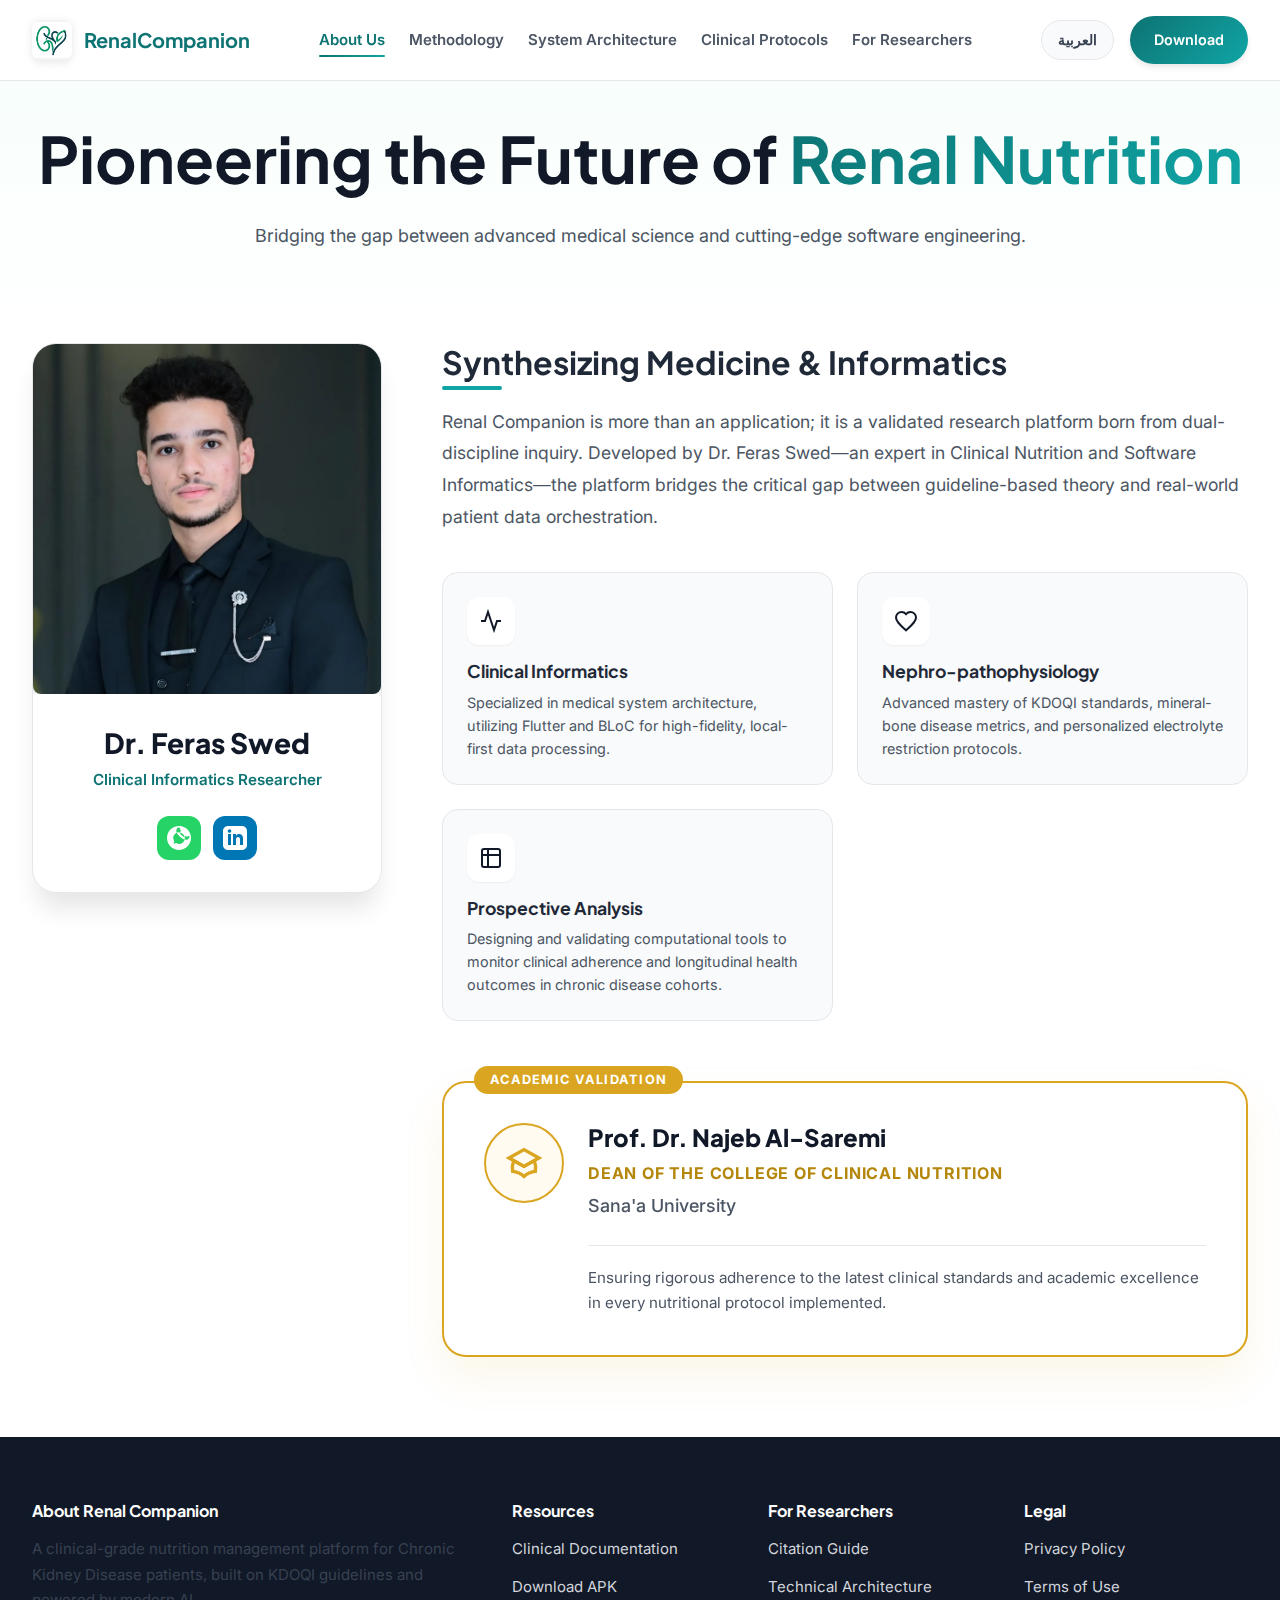
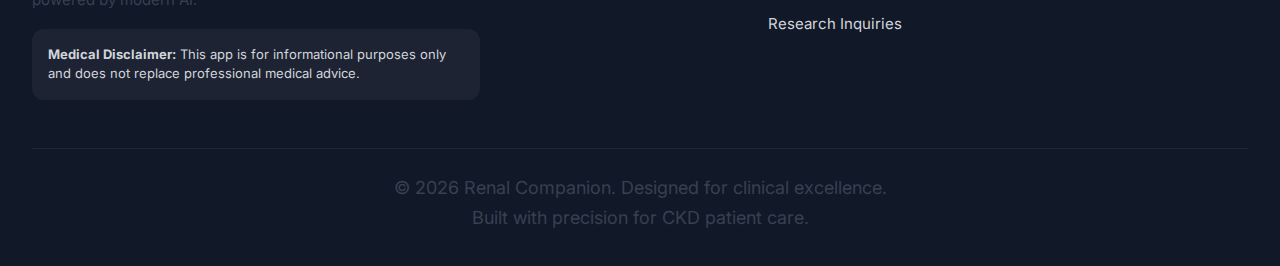
<file: about.html>
<!DOCTYPE html>
<html lang="en" dir="ltr">

<head>
    <meta charset="UTF-8">
    <meta name="viewport" content="width=device-width, initial-scale=1.0">
    <title>About Us | Renal Companion</title>

    <!-- Fonts -->
    <link rel="preconnect" href="https://fonts.googleapis.com">
    <link rel="preconnect" href="https://fonts.gstatic.com" crossorigin>
    <link
        href="https://fonts.googleapis.com/css2?family=Inter:wght@400;500;600;700&family=Plus+Jakarta+Sans:wght@500;600;700;800&family=Cairo:wght@400;600;700&display=swap"
        rel="stylesheet">

    <!-- CSS -->
    <link rel="stylesheet" href="./assets/css/main.css">
    <link rel="stylesheet" href="./assets/css/components.css">

    <style>
        .about-hero {
            padding: 120px 0 60px;
            background: linear-gradient(180deg, rgba(236, 253, 245, 0.5) 0%, rgba(255, 255, 255, 0) 100%);
            text-align: center;
        }

        .profile-section {
            display: grid;
            grid-template-columns: 1fr;
            gap: 40px;
            align-items: start;
            margin-bottom: 80px;
        }

        @media (min-width: 992px) {
            .profile-section {
                grid-template-columns: 350px 1fr;
                gap: 60px;
            }
        }

        .profile-card {
            background: white;
            border-radius: var(--radius-2xl);
            overflow: hidden;
            box-shadow: var(--shadow-xl);
            border: 1px solid var(--neutral-200);
            position: sticky;
            top: 100px;
        }

        .profile-image-container {
            height: 350px;
            background: var(--neutral-100);
            position: relative;
            display: flex;
            align-items: center;
            justify-content: center;
            overflow: hidden;
        }

        .profile-image-placeholder {
            font-size: 80px;
            color: var(--neutral-300);
        }

        .profile-details {
            padding: 32px;
            text-align: center;
        }

        .profile-name {
            font-size: 1.75rem;
            font-weight: 800;
            color: var(--neutral-900);
            margin-bottom: 8px;
            font-family: var(--font-heading);
        }

        .profile-role {
            font-size: 0.95rem;
            color: var(--primary-700);
            font-weight: 600;
            margin-bottom: 24px;
            display: block;
        }

        .social-links {
            display: flex;
            justify-content: center;
            gap: 12px;
        }

        .social-btn {
            width: 44px;
            height: 44px;
            border-radius: 12px;
            display: flex;
            align-items: center;
            justify-content: center;
            transition: all 0.2s;
            color: white;
        }

        .social-btn.whatsapp {
            background: #25D366;
        }

        .social-btn.linkedin {
            background: #0077b5;
        }

        .social-btn:hover {
            transform: translateY(-3px);
            box-shadow: 0 4px 12px rgba(0, 0, 0, 0.15);
        }

        .bio-content h2 {
            font-size: 2rem;
            margin-bottom: 24px;
            color: var(--neutral-800);
            position: relative;
            display: inline-block;
        }

        .bio-content h2::after {
            content: '';
            position: absolute;
            bottom: -8px;
            left: 0;
            width: 60px;
            height: 4px;
            background: var(--primary-500);
            border-radius: 2px;
        }

        .bio-text {
            font-size: 1.1rem;
            line-height: 1.8;
            color: var(--neutral-600);
            margin-bottom: 40px;
        }

        .expertise-grid {
            display: grid;
            grid-template-columns: repeat(auto-fit, minmax(280px, 1fr));
            gap: 24px;
            margin-top: 40px;
        }

        .expertise-card {
            background: var(--neutral-50);
            padding: 24px;
            border-radius: var(--radius-xl);
            border: 1px solid var(--neutral-200);
            transition: transform 0.2s;
        }

        .expertise-card:hover {
            transform: translateY(-5px);
            border-color: var(--primary-300);
        }

        .expertise-icon {
            width: 48px;
            height: 48px;
            background: white;
            border-radius: 12px;
            display: flex;
            align-items: center;
            justify-content: center;
            margin-bottom: 16px;
            color: var(--primary-600);
            box-shadow: var(--shadow-sm);
        }

        .expertise-title {
            font-size: 1.1rem;
            font-weight: 700;
            margin-bottom: 8px;
            color: var(--neutral-800);
        }

        .expertise-desc {
            font-size: 0.9rem;
            color: var(--neutral-600);
            line-height: 1.6;
        }

        .supervisor-strip {
            background: white;
            border: 1px solid var(--neutral-200);
            border-radius: var(--radius-2xl);
            padding: 32px;
            display: flex;
            align-items: center;
            gap: 24px;
            margin-top: 60px;
            flex-wrap: wrap;
        }

        @media (max-width: 768px) {
            .supervisor-strip {
                flex-direction: column;
                text-align: center;
            }
        }
    </style>
</head>

<body>
    <!-- Navigation -->
    <nav class="navbar" id="navbar">
        <div class="container">
            <!-- Logo area -->
            <a href="index.html" class="nav-brand" data-i18n-aria="nav_logo_alt">
                <div class="logo">
                    <img src="./assets/images/logo.png" alt="Renal Companion Logo" class="nav-logo-img">
                </div>
                <span class="brand-name" data-i18n="nav_brand_name">RenalCompanion</span>
            </a>

            <!-- Desktop Menu -->
            <ul class="nav-menu" id="navMenu">
                <li><a href="about.html" class="active" data-i18n="nav_about">About Us</a></li>
                <li><a href="methodology.html" data-i18n="nav_features">Methodology</a></li>
                <li><a href="index.html#technology" data-i18n="nav_technology">System Architecture</a></li>
                <li><a href="index.html#clinical" data-i18n="nav_clinical">Clinical Protocols</a></li>
                <li><a href="researchers.html" data-i18n="nav_researchers">For Researchers</a></li>

                <!-- Mobile Only Menu Items -->
                <li class="mobile-only"><a href="#download" data-i18n="nav_download">Download</a></li>
            </ul>

            <!-- Right Actions (Desktop) -->
            <div class="nav-actions desktop-only">
                <a href="#" class="lang-btn" aria-label="Switch Language">العربية</a>
                <a href="#download" class="nav-cta" data-i18n="nav_download">Download</a>
            </div>

            <!-- Mobile Controls -->
            <div class="mobile-controls mobile-only">
                <a href="#" class="lang-btn small" aria-label="Switch Language">العربية</a>
                <button class="nav-toggle" id="navToggle" data-i18n-aria="nav_toggle_aria">
                    <span></span>
                    <span></span>
                    <span></span>
                </button>
            </div>
        </div>
    </nav>

    <!-- Hero -->
    <header class="about-hero">
        <div class="container">
            <h1 class="hero-title">
                <span data-i18n="about_hero_title">Pioneering the Future of</span>
                <span class="highlight" data-i18n="about_hero_highlight">Renal Nutrition</span>
            </h1>
            <p class="hero-subtitle" data-i18n="about_hero_subtitle">Bridging the gap between advanced medical science
                and cutting-edge software engineering.</p>
        </div>
    </header>

    <main class="container">
        <div class="profile-section">
            <!-- Profile Column -->
            <aside>
                <div class="profile-card">
                    <div class="profile-image-container">
                        <img src="./assets/images/feras_swed.jfif" alt="Dr. Feras Swed" data-i18n-alt="about_dev_name"
                            style="width: 100%; height: 100%; object-fit: cover;">
                    </div>
                    <div class="profile-details">
                        <h2 class="profile-name" data-i18n="about_dev_name">Dr. Feras Swed</h2>
                        <span class="profile-role" data-i18n="about_dev_role_short">Medical Software Engineer</span>

                        <div class="social-links">
                            <a href="https://wa.me/967737972946" class="social-btn whatsapp" target="_blank"
                                aria-label="WhatsApp" data-i18n-aria="about_whatsapp_aria">
                                <svg width="24" height="24" fill="currentColor" viewBox="0 0 24 24">
                                    <path
                                        d="M12.031 6.172c-3.181 0-5.767 2.586-5.768 5.766-.001 1.298.38 2.27 1.019 3.287l-.711 2.592 2.654-.698c1.09.597 2.007.886 2.793.886 3.18 0 5.793-2.587 5.793-5.766.001-3.182-2.597-5.767-5.78-5.767zm12 5.766c0 6.627-5.373 12-12 12s-12-5.373-12-12 5.373-12 12-12 12 5.373 12 12zm-4.305-1.291c-.328-.164-.958-.472-1.106-.526-.148-.054-.256-.081-.364.081-.108.163-.418.526-.513.635-.094.108-.189.121-.516-.043-.328-.164-1.386-.511-2.64-1.628-.971-.865-1.625-1.933-1.815-2.259-.19-.326-.021-.502.143-.665.148-.148.328-.383.491-.574.164-.191.218-.327.327-.545.109-.218.055-.409-.027-.573-.082-.164-.737-1.776-1.01-2.433-.265-.638-.535-.551-.737-.561-.19-.009-.409-.011-.627-.011-.218 0-.573.082-.873.409-.3.327-1.145 1.119-1.145 2.729 0 1.61 1.173 3.165 1.336 3.383.164.218 2.308 3.525 5.591 4.943 2.183.943 3.031.761 3.585.707.961-.093 2.112-.862 2.41-1.694.298-.832.298-1.545.209-1.694-.089-.149-.328-.239-.656-.403z" />
                                </svg>
                            </a>
                            <a href="https://www.linkedin.com/in/feras-swed-722383205/" class="social-btn linkedin"
                                target="_blank" aria-label="LinkedIn" data-i18n-aria="about_linkedin_aria">
                                <svg width="24" height="24" fill="currentColor" viewBox="0 0 24 24">
                                    <path
                                        d="M19 0h-14c-2.761 0-5 2.239-5 5v14c0 2.761 2.239 5 5 5h14c2.762 0 5-2.239 5-5v-14c0-2.761-2.238-5-5-5zm-11 19h-3v-11h3v11zm-1.5-12.268c-.966 0-1.75-.79-1.75-1.764s.784-1.764 1.75-1.764 1.75.79 1.75 1.764-.783 1.764-1.75 1.764zm13.5 12.268h-3v-5.604c0-3.368-4-3.113-4 0v5.604h-3v-11h3v1.765c1.396-2.586 7-2.777 7 2.476v6.759z" />
                                </svg>
                            </a>
                        </div>
                    </div>
                </div>
            </aside>

            <!-- Bio Column -->
            <div class="bio-content">
                <h2 data-i18n="about_bio_title">Bridging Medicine & Technology</h2>
                <div class="bio-text" data-i18n="about_bio_text">
                    Renal Companion is not just an app; it is the culmination of years of dual-discipline research.
                    Created by Dr. Feras Swed, who holds expertise in both Therapeutic Nutrition and Advanced Software
                    Engineering, the platform addresses a critical gap in nephrology care: the need for real-time,
                    clinically accurate dietary feedback that adapts to complex patient variables.
                </div>

                <div class="expertise-grid">
                    <div class="expertise-card">
                        <div class="expertise-icon">
                            <svg width="24" height="24" viewBox="0 0 24 24" fill="none" stroke="currentColor"
                                stroke-width="2">
                                <path d="M22 12h-4l-3 9L9 3l-3 9H2" />
                            </svg>
                        </div>
                        <h3 class="expertise-title" data-i18n="about_exp_coding_title">Advanced Engineering</h3>
                        <p class="expertise-desc" data-i18n="about_exp_coding_desc">Full-stack architecture using
                            Flutter & BLoC to build offline-first, highly secure medical systems.</p>
                    </div>

                    <div class="expertise-card">
                        <div class="expertise-icon">
                            <svg width="24" height="24" viewBox="0 0 24 24" fill="none" stroke="currentColor"
                                stroke-width="2">
                                <path
                                    d="M12 21.35l-1.45-1.32C5.4 15.36 2 12.28 2 8.5 2 5.42 4.42 3 7.5 3c1.74 0 3.41.81 4.5 2.09C13.09 3.81 14.76 3 16.5 3 19.58 3 22 5.42 22 8.5c0 3.78-3.4 6.86-8.55 11.54L12 21.35z" />
                            </svg>
                        </div>
                        <h3 class="expertise-title" data-i18n="about_exp_medical_title">Clinical Nutrition</h3>
                        <p class="expertise-desc" data-i18n="about_exp_medical_desc">Deep understanding of renal
                            pathophysiology, KDOQI guidelines, and electrolyte management.</p>
                    </div>

                    <div class="expertise-card">
                        <div class="expertise-icon">
                            <svg width="24" height="24" viewBox="0 0 24 24" fill="none" stroke="currentColor"
                                stroke-width="2">
                                <path
                                    d="M9 3H5a2 2 0 0 0-2 2v4m6-6h10a2 2 0 0 1 2 2v4M9 3v18m0 0h10a2 2 0 0 0 2-2V9M9 21H5a2 2 0 0 1-2-2V9m0 0h18" />
                            </svg>
                        </div>
                        <h3 class="expertise-title" data-i18n="about_exp_research_title">Medical Research</h3>
                        <p class="expertise-desc" data-i18n="about_exp_research_desc">Conducting evidence-based analysis
                            to validate digital health interventions for chronic diseases.</p>
                    </div>
                </div>

                <!-- Academic Supervisor Card (Redesigned) -->
                <div style="margin-top: 60px; position: relative;">
                    <div style="position: absolute; top: -15px; left: 32px; background: #DAA520; color: white; padding: 4px 16px; border-radius: 20px; font-weight: 700; font-size: 0.8rem; letter-spacing: 0.1em; text-transform: uppercase;"
                        data-i18n="about_academic_validation">
                        Academic Validation
                    </div>
                    <div
                        style="background: white; border: 2px solid #DAA520; border-radius: var(--radius-2xl); padding: 40px; box-shadow: 0 20px 40px rgba(218, 165, 32, 0.1);">
                        <div style="display: flex; align-items: start; gap: 24px; flex-wrap: wrap;">
                            <div
                                style="background: #FFFBF0; min-width: 80px; width: 80px; height: 80px; border-radius: 50%; display: flex; align-items: center; justify-content: center; border: 2px solid #DAA520;">
                                <svg width="40" height="40" viewBox="0 0 24 24" fill="none" stroke="#DAA520"
                                    stroke-width="2">
                                    <path d="M12 14l9-5-9-5-9 5 9 5z" />
                                    <path
                                        d="M12 14l6.16-3.422a12.083 12.083 0 01.665 6.479A11.952 11.952 0 0012 20.055a11.952 11.952 0 00-6.824-2.998 12.078 12.078 0 01.665-6.479L12 14z" />
                                </svg>
                            </div>
                            <div style="flex: 1;">
                                <h3 style="color: var(--neutral-900); font-size: 1.5rem; font-weight: 800; margin-bottom: 8px; font-family: var(--font-heading);"
                                    data-i18n="about_supervisor_name">Prof. Dr. Najeb Al-Saremi</h3>
                                <p style="color: #B4860B; font-weight: 700; font-size: 1rem; margin-bottom: 4px; text-transform: uppercase; letter-spacing: 0.05em;"
                                    data-i18n="about_supervisor_role">Dean of the College of Clinical Nutrition</p>
                                <p style="color: var(--neutral-600); font-weight: 500;"
                                    data-i18n="about_supervisor_uni">Sana'a University</p>

                                <div
                                    style="margin-top: 24px; padding-top: 20px; border-top: 1px solid var(--neutral-200); font-size: 0.95rem; color: var(--neutral-600); line-height: 1.6;">
                                    <span data-i18n="about_supervisor_desc">Ensuring rigorous adherence to the latest
                                        clinical standards and academic excellence in every nutritional protocol
                                        implemented.</span>
                                </div>
                            </div>
                        </div>
                    </div>
                </div>
            </div>
        </div>
    </main>

    <!-- Footer -->
    <footer class="footer">
        <div class="container">
            <div class="footer-grid">
                <div class="footer-col">
                    <h4 data-i18n="footer_about_title">About Renal Companion</h4>
                    <p data-i18n="footer_about_text">A clinical-grade nutrition management platform for Chronic Kidney
                        Disease patients, built on
                        KDOQI guidelines and powered by modern AI.</p>
                    <div class="footer-disclaimer">
                        <strong data-i18n="footer_disclaimer">Medical Disclaimer:</strong> <span
                            data-i18n="footer_disclaimer_text">This app is for informational purposes only and does not
                            replace professional medical advice.</span>
                    </div>
                </div>
                <div class="footer-col">
                    <h4 data-i18n="footer_resources">Resources</h4>
                    <ul>
                        <li><a href="index.html#clinical" data-i18n="footer_resources_docs">Clinical Documentation</a>
                        </li>
                        <li><a href="index.html#download" data-i18n="footer_resources_download">Download APK</a></li>
                    </ul>
                </div>
                <div class="footer-col">
                    <h4 data-i18n="footer_researchers">For Researchers</h4>
                    <ul>
                        <li><a href="index.html#researchers" data-i18n="footer_researchers_citation">Citation Guide</a>
                        </li>
                        <li><a href="index.html#technology" data-i18n="footer_researchers_arch">Technical
                                Architecture</a></li>
                        <li><a href="mailto:research@renalcompanion.app" data-i18n="footer_researchers_contact">Research
                                Inquiries</a></li>
                    </ul>
                </div>
                <div class="footer-col">
                    <h4 data-i18n="footer_legal">Legal</h4>
                    <ul>
                        <li><a href="privacy.html" data-i18n="footer_legal_privacy">Privacy Policy</a></li>
                        <li><a href="index.html#terms" data-i18n="footer_legal_terms">Terms of Use</a></li>
                    </ul>
                </div>
            </div>
            <div class="footer-bottom">
                <p data-i18n="footer_copyright">&copy; 2026 Renal Companion. Designed for clinical excellence.</p>
                <p data-i18n="footer_tagline">Built with precision for CKD patient care.</p>
            </div>
        </div>
    </footer>

    <script src="./assets/js/utils.js"></script>
    <script src="./assets/js/i18n.js"></script>
    <script src="./assets/js/main.js"></script>
</body>

</html>
</file>
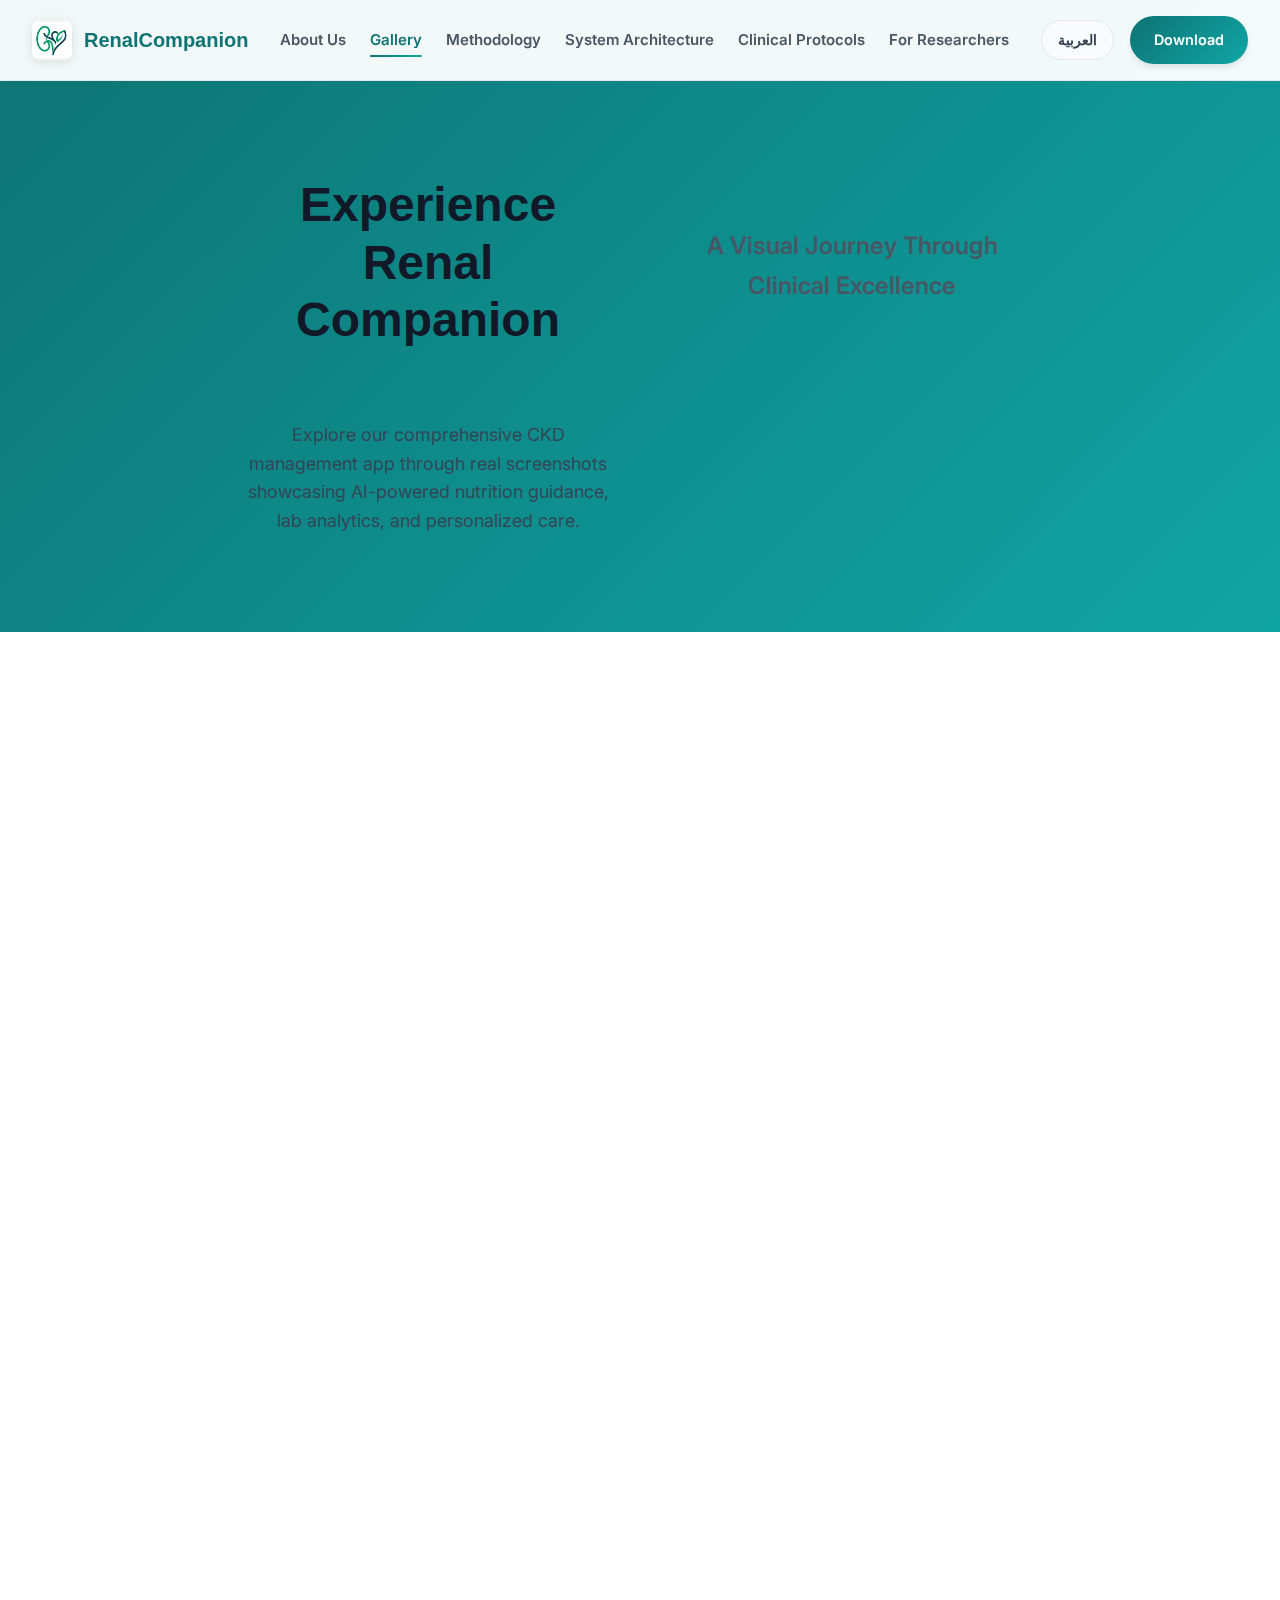
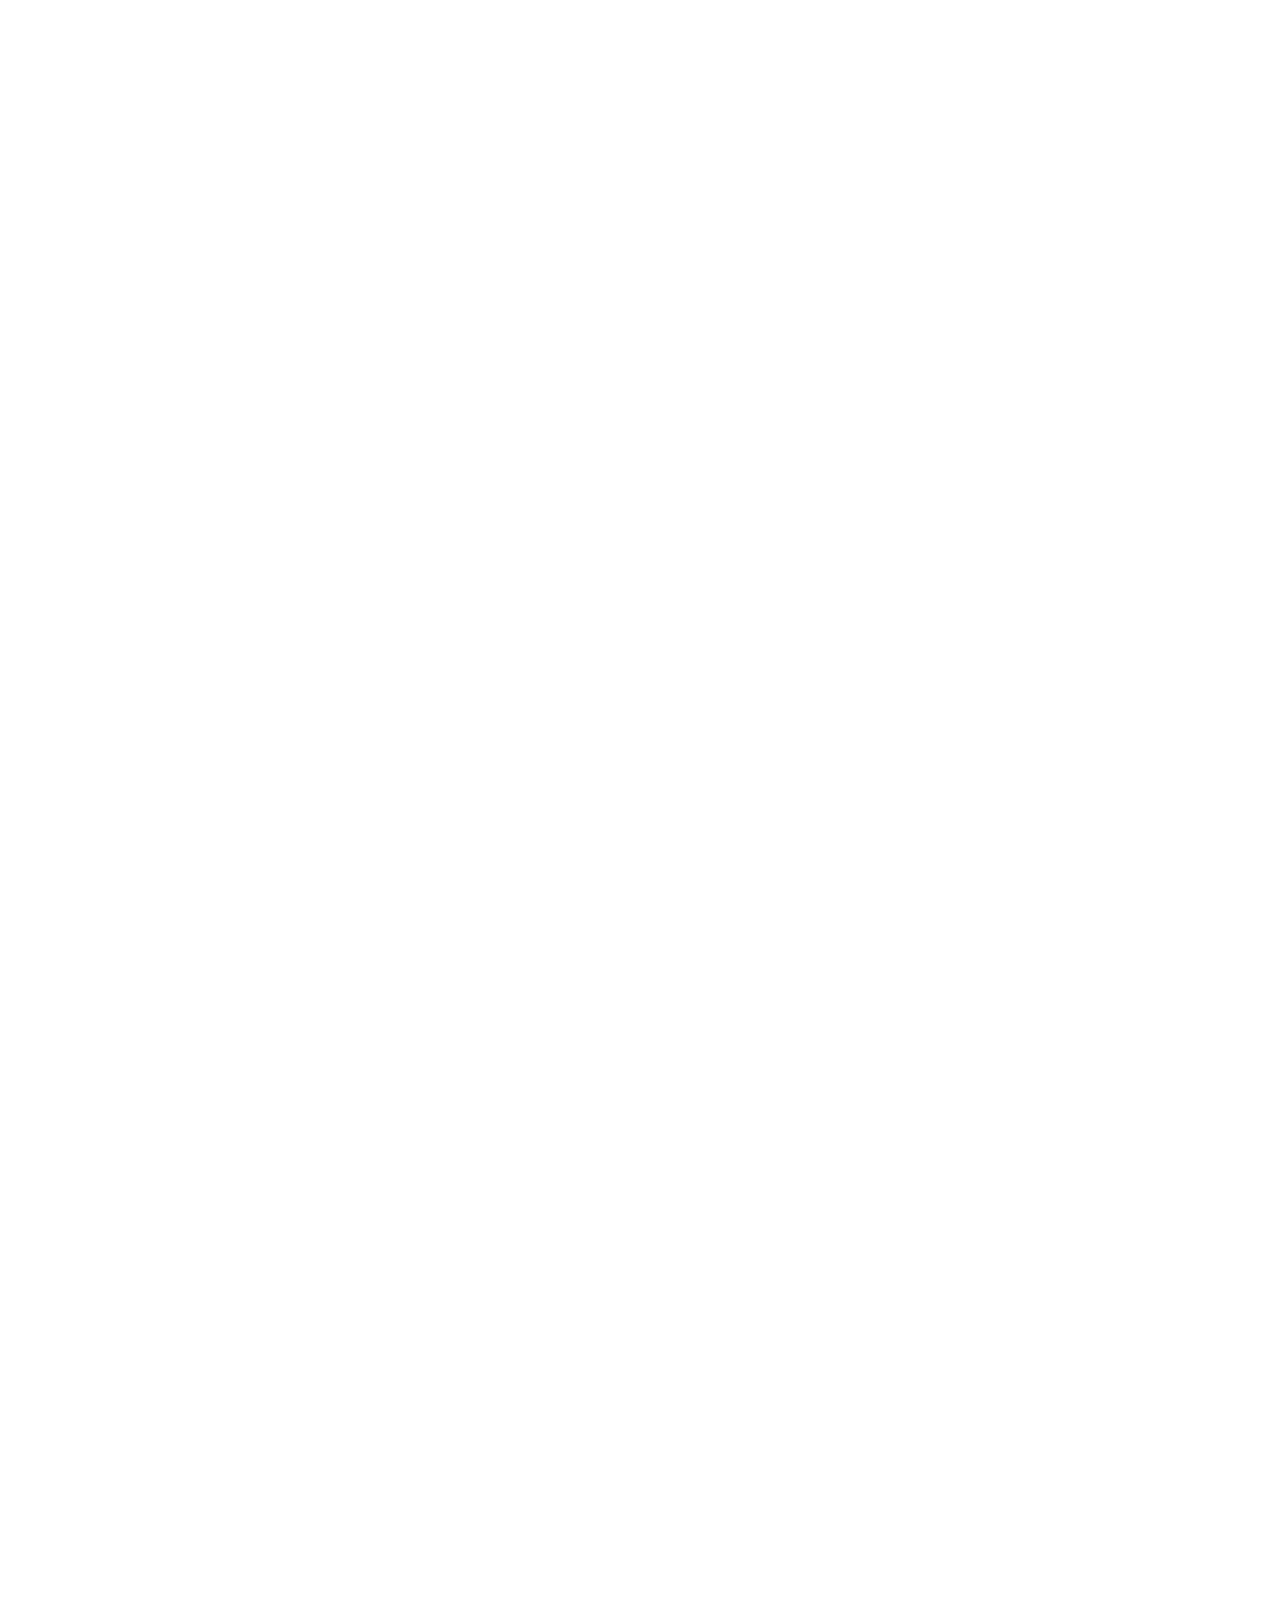
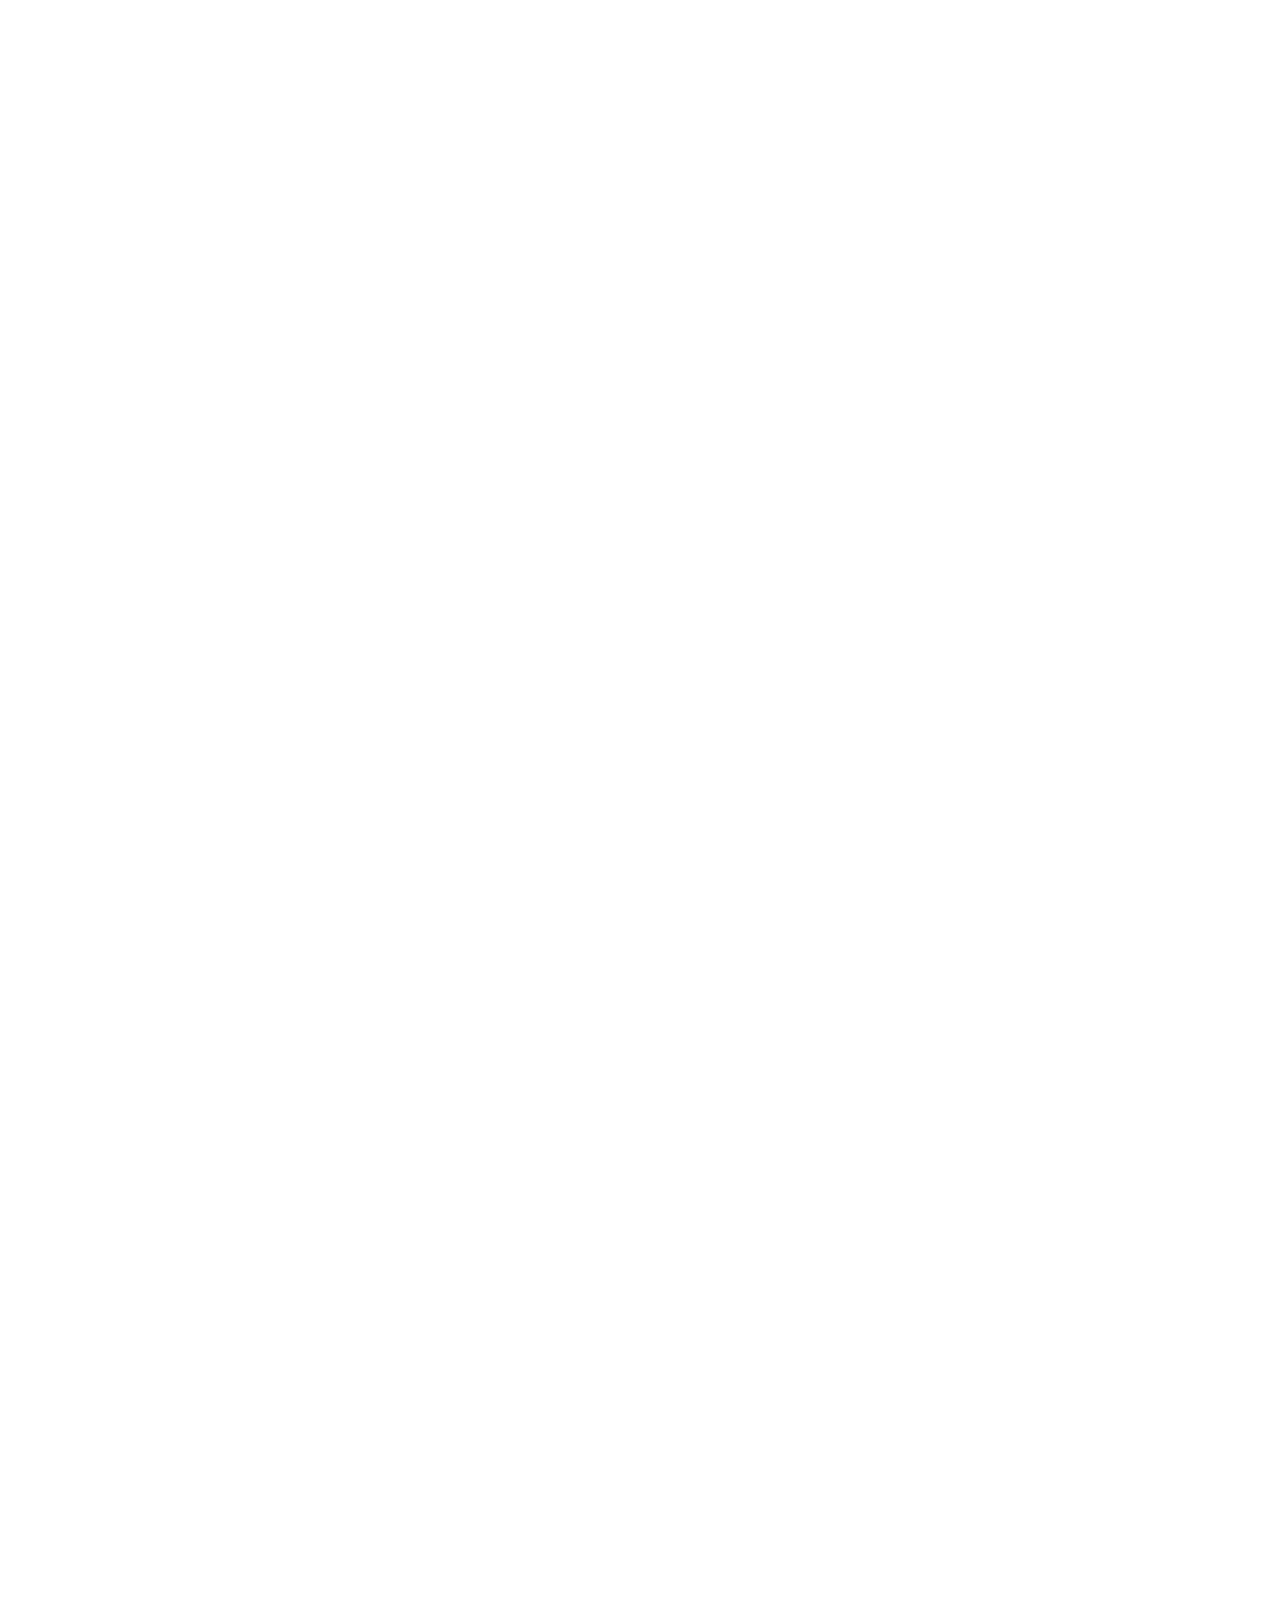
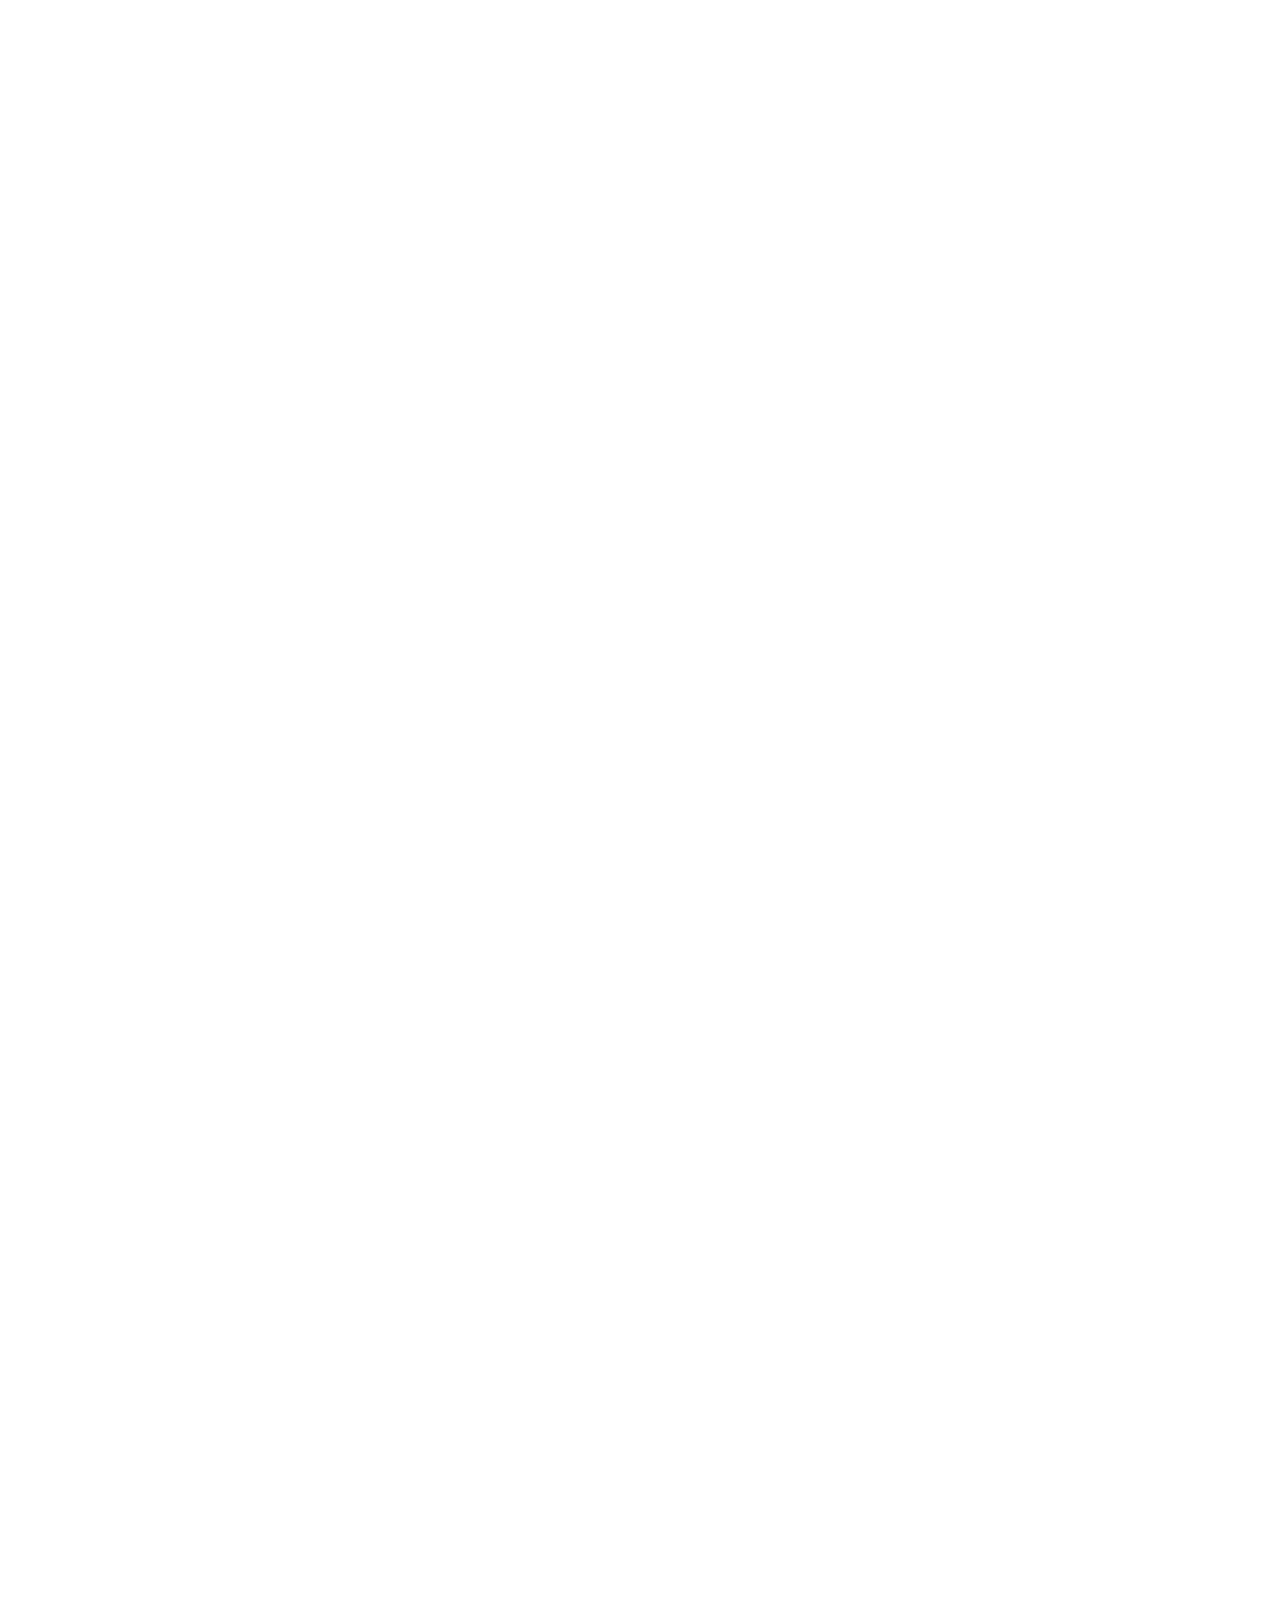
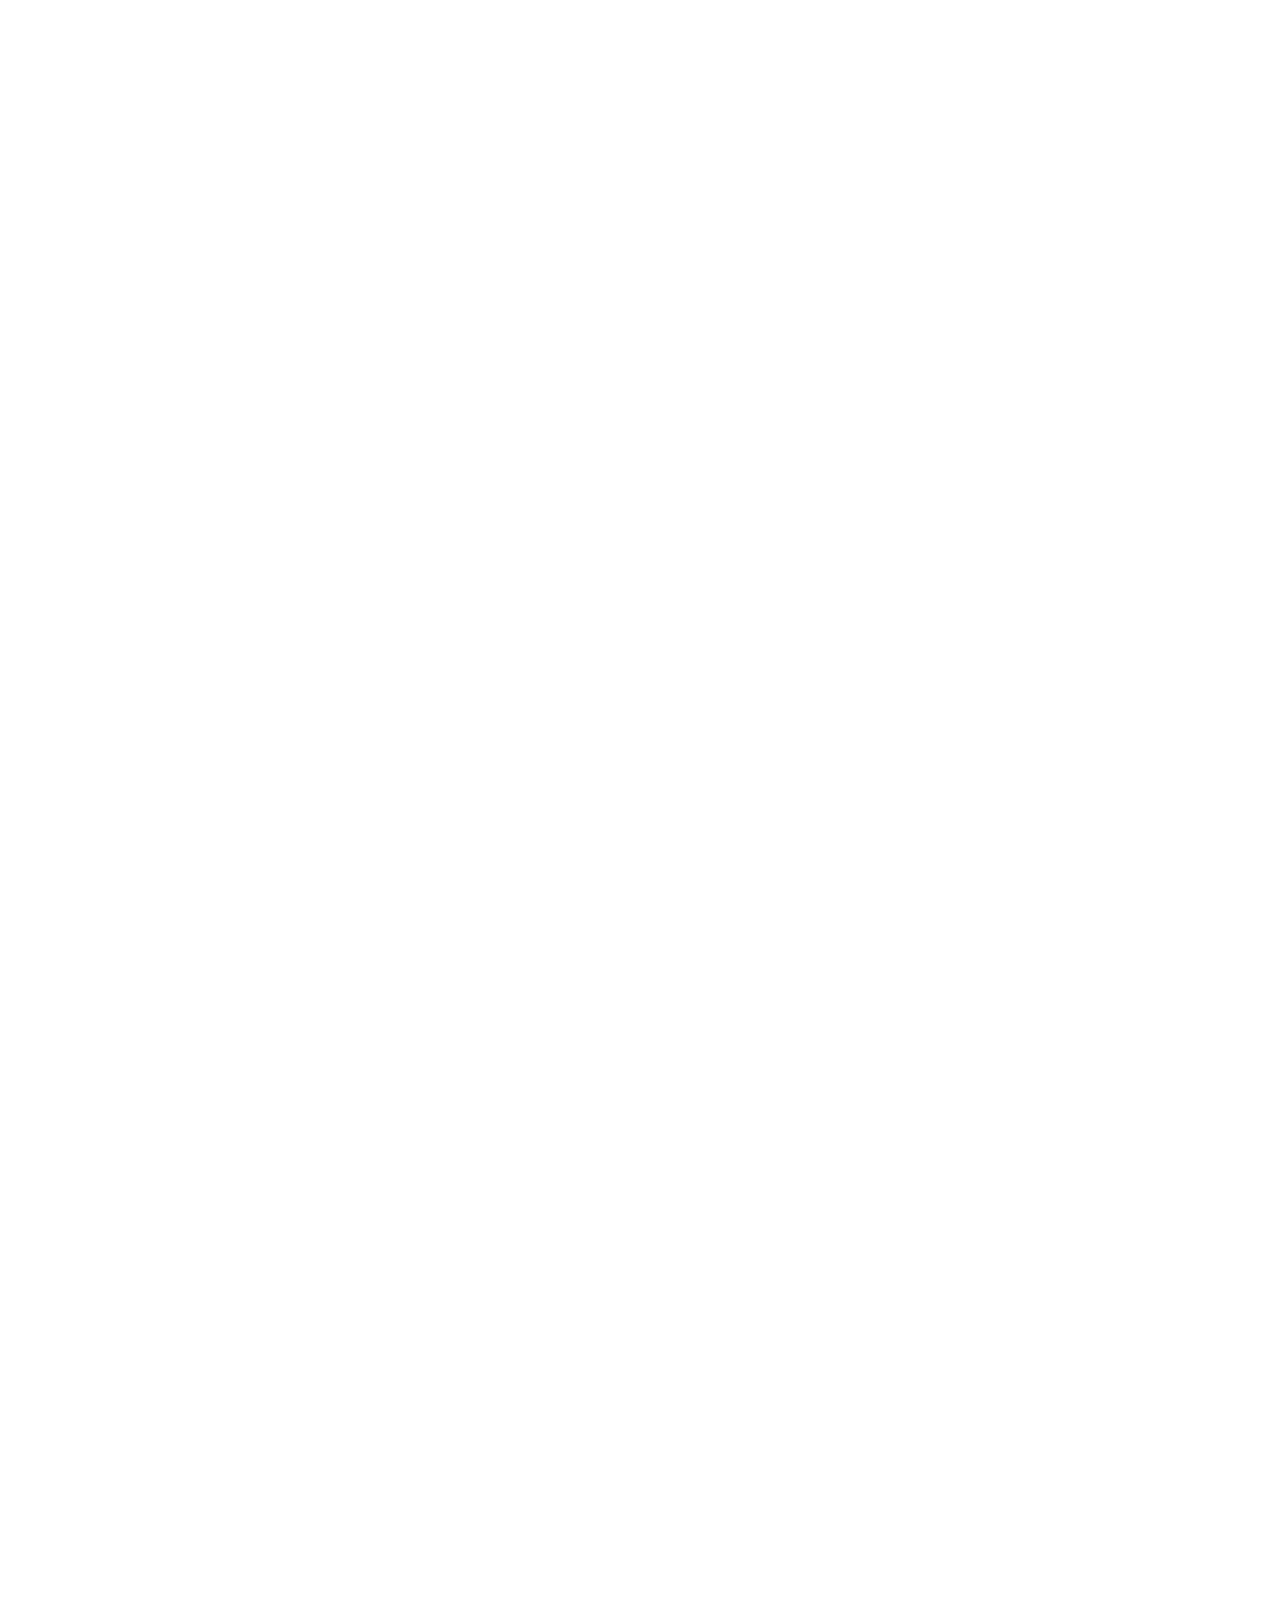
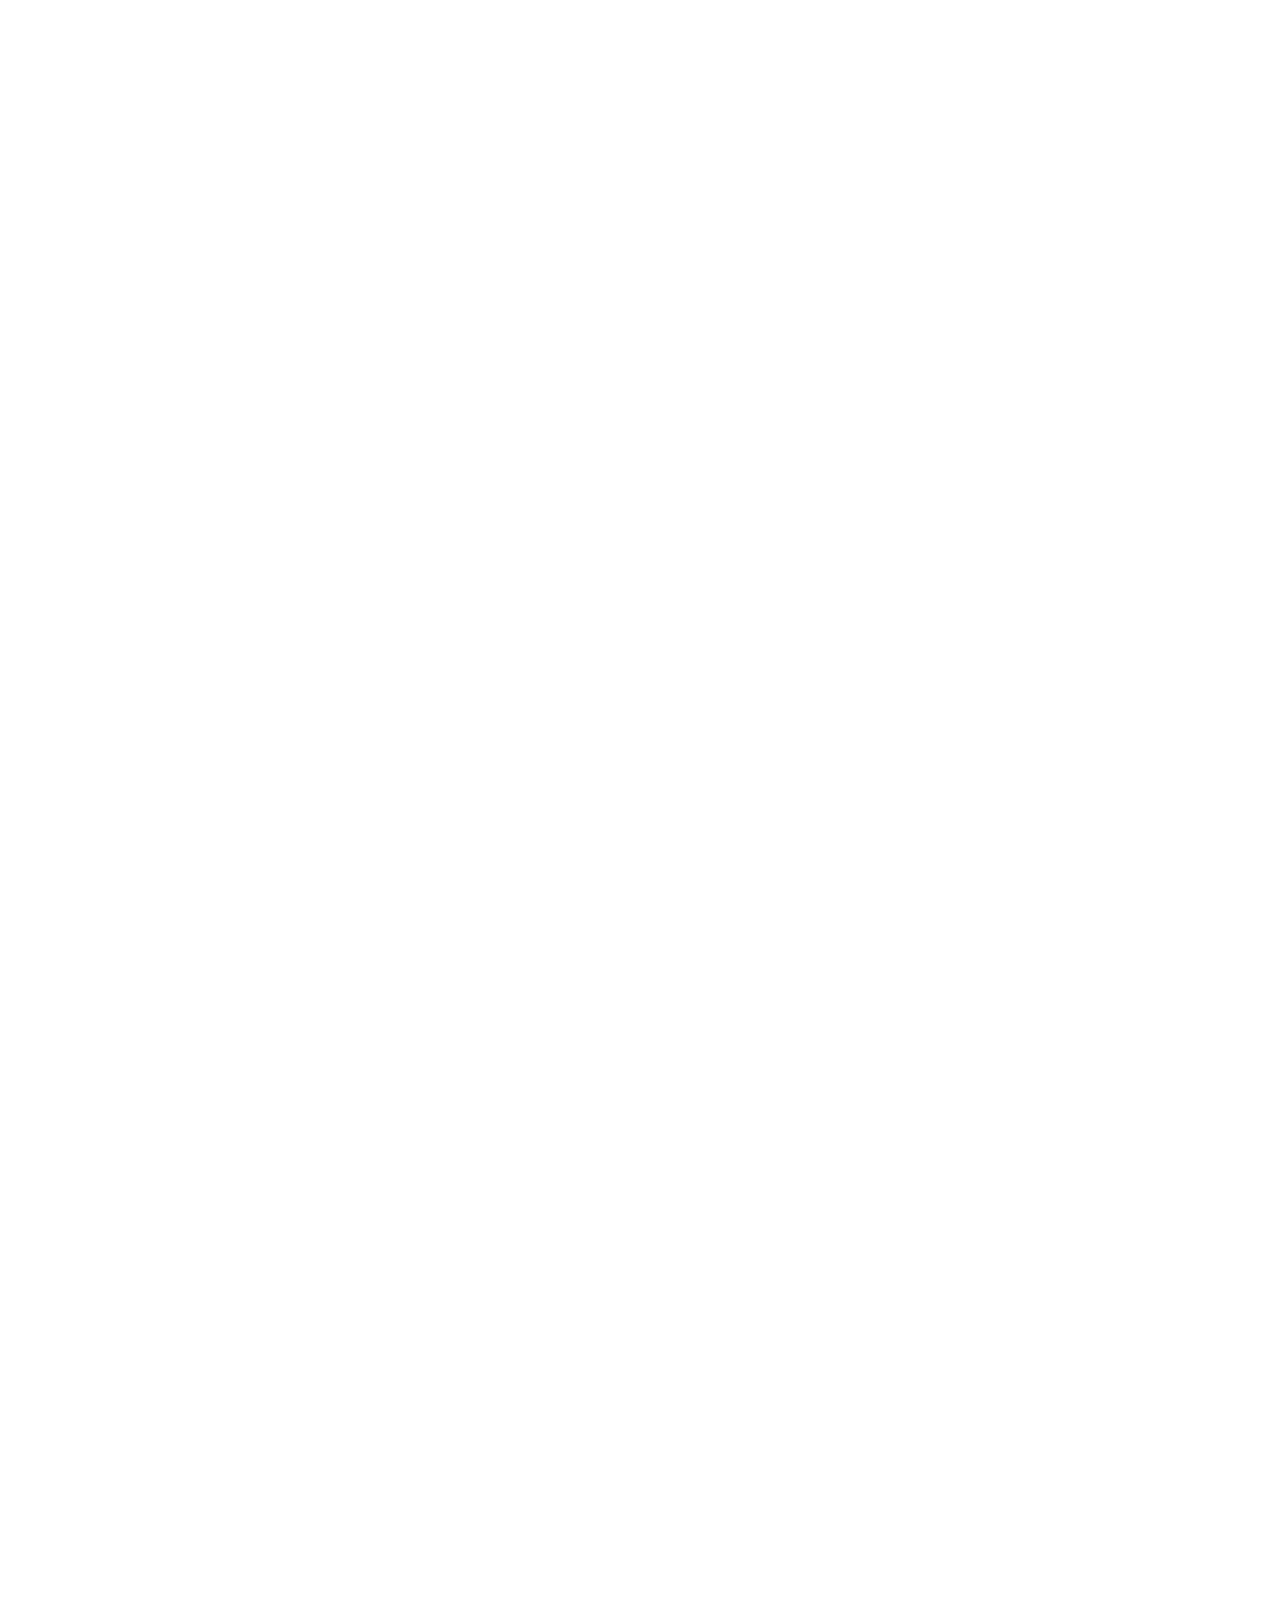
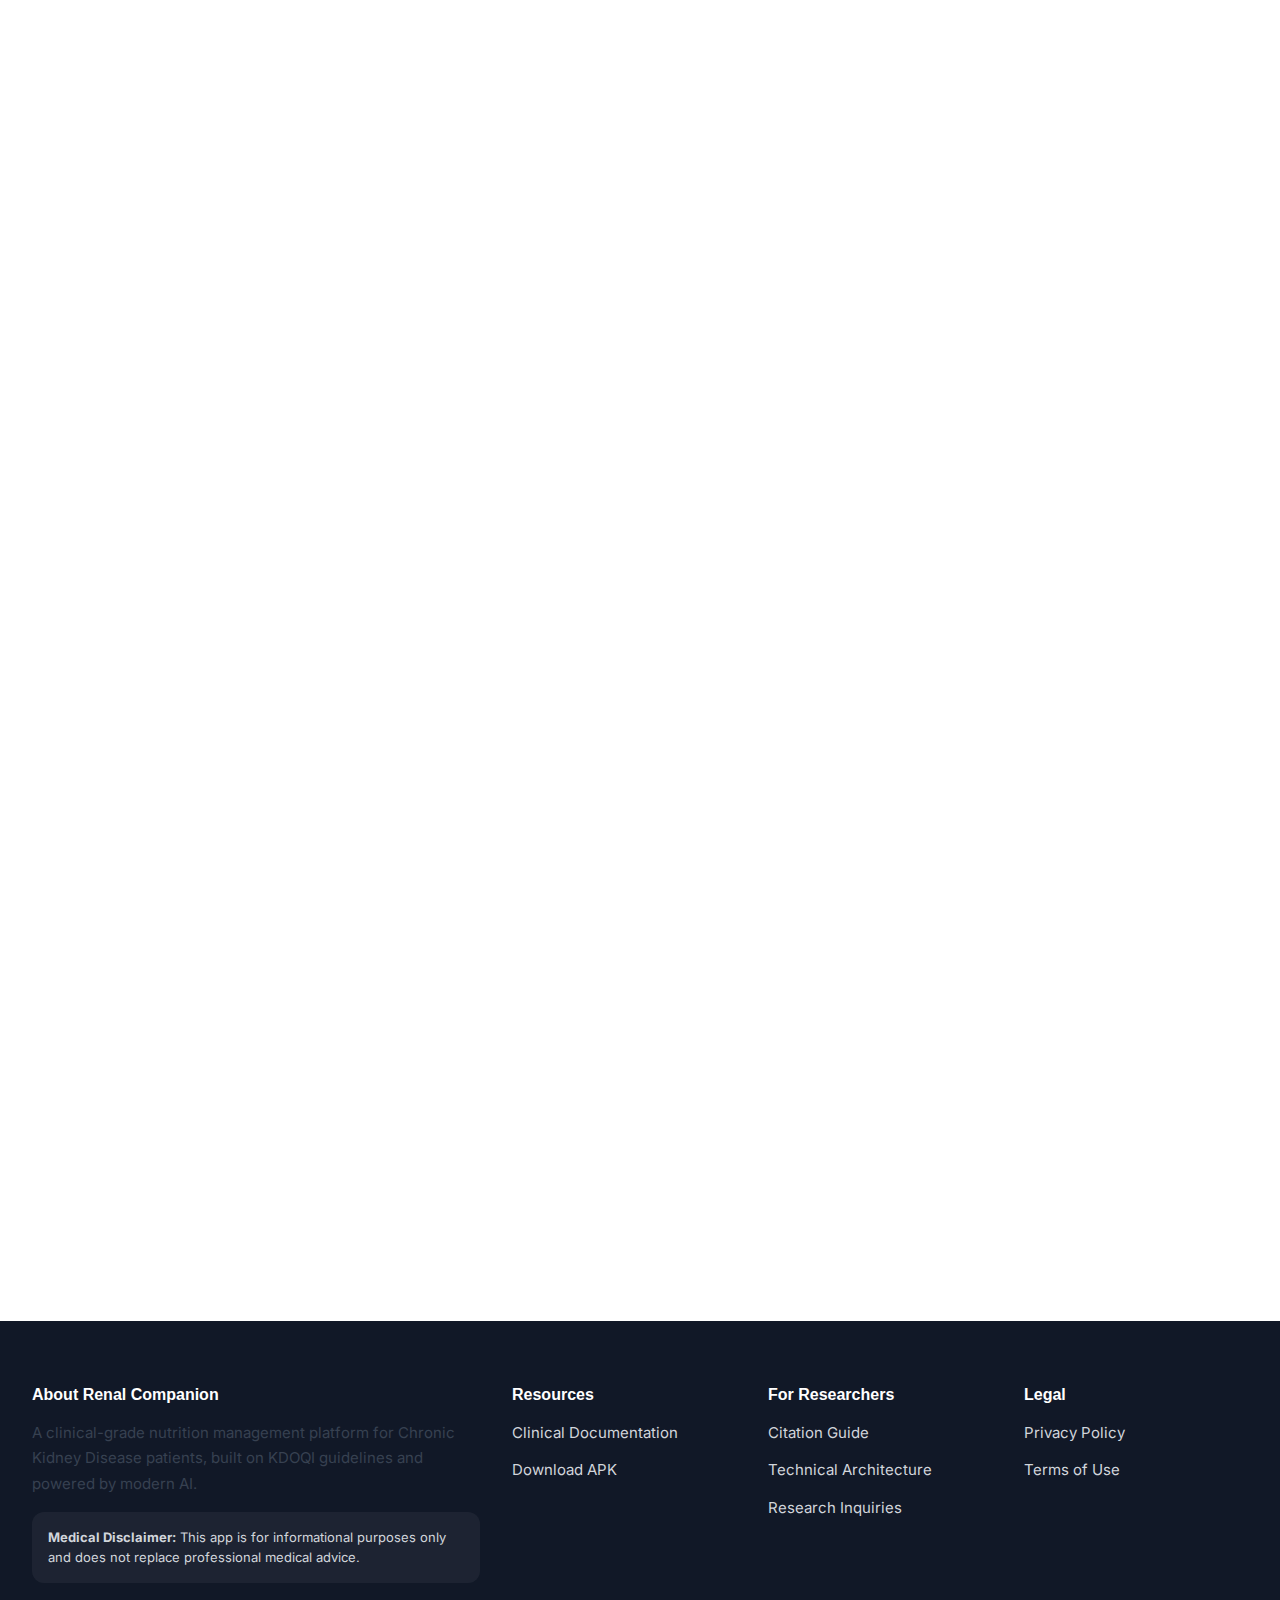
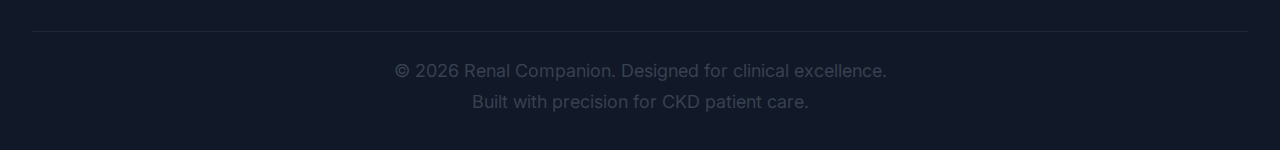
<file: gallery.html>
<!DOCTYPE html>
<html lang="en" dir="ltr">

<head>
    <meta charset="UTF-8">
    <meta name="viewport" content="width=device-width, initial-scale=1.0">
    <!-- Analytics -->
    <script src="./assets/js/analytics.js"></script>
    <title data-i18n="gallery_page_title">App Gallery | Renal Companion</title>
    <!-- Favicon -->
    <link rel="icon" type="image/png" href="./assets/images/favicon.png">
    <meta name="description" data-i18n="gallery_page_desc"
        content="Explore Renal Companion's features through screenshots - AI assistant, lab analytics, nutrition tracking, and more.">

    <!-- Fonts -->
    <link rel="preconnect" href="https://fonts.googleapis.com">
    <link rel="preconnect" href="https://fonts.gstatic.com" crossorigin>
    <link
        href="https://fonts.googleapis.com/css2?family=Inter:wght@300;400;500;600;700;800&family=Outfit:wght@500;700;800&display=swap"
        rel="stylesheet">
    <link href="https://fonts.googleapis.com/css2?family=Cairo:wght@400;600;700;800&display=swap" rel="stylesheet">

    <!-- CSS -->
    <link rel="stylesheet" href="./assets/css/main.css">
    <link rel="stylesheet" href="./assets/css/components.css">
    <link rel="stylesheet" href="./assets/css/animations.css">
    <link rel="stylesheet" href="./assets/css/rtl.css">
    <link rel="stylesheet" href="./assets/css/gallery.css">
</head>

<body>
    <!-- Navigation -->
    <nav class="navbar" id="navbar">
        <div class="container">
            <!-- Logo area -->
            <a href="index.html" class="nav-brand" data-i18n-aria="nav_logo_alt">
                <div class="logo">
                    <img src="./assets/images/logo.png" alt="Renal Companion Logo" class="nav-logo-img">
                </div>
                <span class="brand-name" data-i18n="nav_brand_name">RenalCompanion</span>
            </a>

            <!-- Desktop Menu -->
            <ul class="nav-menu" id="navMenu">
                <li><a href="about.html" data-i18n="nav_about">About Us</a></li>
                <li><a href="gallery.html" class="active" data-i18n="nav_gallery">Gallery</a></li>
                <li><a href="methodology.html" data-i18n="nav_features">Methodology</a></li>
                <li><a href="#technology" data-i18n="nav_technology">System Architecture</a></li>
                <li><a href="#clinical" data-i18n="nav_clinical">Clinical Protocols</a></li>
                <li><a href="researchers.html" data-i18n="nav_researchers">For Researchers</a></li>

                <!-- Mobile Only Menu Items -->
                <li class="mobile-only"><a href="#download" data-i18n="nav_download">Download</a></li>
            </ul>

            <!-- Right Actions (Desktop) -->
            <div class="nav-actions desktop-only">
                <a href="#" class="lang-btn" aria-label="Switch Language">العربية</a>
                <a href="#download" class="nav-cta" data-i18n="nav_download">Download</a>
            </div>

            <!-- Mobile Controls -->
            <div class="mobile-controls mobile-only">
                <a href="#" class="lang-btn small mobile-lang" aria-label="Switch Language">العربية</a>
                <button class="nav-toggle" id="navToggle" data-i18n-aria="nav_toggle_aria">
                    <span></span>
                    <span></span>
                    <span></span>
                </button>
            </div>
        </div>
    </nav>

    <!-- Hero Section -->
    <section class="gallery-hero">
        <div class="container">
            <div class="hero-content">
                <h1 data-i18n="gallery_hero_title">Experience Renal Companion</h1>
                <p class="hero-subtitle" data-i18n="gallery_hero_subtitle">A Visual Journey Through Clinical Excellence
                </p>
                <p class="hero-description" data-i18n="gallery_hero_desc">Explore our comprehensive CKD management app
                    through real screenshots showcasing AI-powered nutrition guidance, lab analytics, and personalized
                    care.</p>
            </div>
        </div>
    </section>

    <!-- Category 1: Home Dashboard -->
    <section class="feature-category">
        <div class="container">
            <div class="category-header">
                <div class="category-icon">
                    <svg width="32" height="32" viewBox="0 0 24 24" fill="none" stroke="currentColor" stroke-width="2">
                        <rect x="3" y="3" width="7" height="7"></rect>
                        <rect x="14" y="3" width="7" height="7"></rect>
                        <rect x="14" y="14" width="7" height="7"></rect>
                        <rect x="3" y="14" width="7" height="7"></rect>
                    </svg>
                </div>
                <div>
                    <h2 data-i18n="gallery_cat1_title">Home Dashboard & Overview</h2>
                    <p data-i18n="gallery_cat1_desc">Your personalized health hub with quick access to all essential
                        features and real-time kidney function tracking.</p>
                </div>
            </div>

            <div class="screenshot-carousel" data-category="dashboard">
                <div class="carousel-container">
                    <button class="carousel-btn prev" aria-label="Previous">‹</button>
                    <div class="carousel-track">
                        <div class="screenshot-card">
                            <img src="./assets/scrin/Screenshot_20260201-012850.jpg"
                                data-src="./assets/scrin/Screenshot_20260201-012850.jpg" alt="Home Dashboard"
                                loading="lazy">
                            <p class="screenshot-caption" data-i18n="gallery_cat1_img1">Complete home screen with all
                                main features</p>
                        </div>
                        <div class="screenshot-card">
                            <img src="./assets/scrin/Screenshot_20260201-014135.jpg"
                                data-src="./assets/scrin/Screenshot_20260201-014135.jpg" alt="Weekly Tracking"
                                loading="lazy">
                            <p class="screenshot-caption" data-i18n="gallery_cat1_img2">Weekly nutrition tracking with
                                colorful progress bars</p>
                        </div>
                    </div>
                    <button class="carousel-btn next" aria-label="Next">›</button>
                </div>
                <ul class="feature-highlights">
                    <li data-i18n="gallery_cat1_feat1">Clean, modern interface with gradient design</li>
                    <li data-i18n="gallery_cat1_feat2">Quick access to all major features</li>
                    <li data-i18n="gallery_cat1_feat3">Weekly nutrition overview with visual progress indicators</li>
                    <li data-i18n="gallery_cat1_feat4">CKD stage tracking with kidney function percentage</li>
                </ul>
            </div>
        </div>
    </section>

    <!-- Category 2: Lab Analytics -->
    <section class="feature-category alt-layout">
        <div class="container">
            <div class="category-header">
                <div class="category-icon">
                    <svg width="32" height="32" viewBox="0 0 24 24" fill="none" stroke="currentColor" stroke-width="2">
                        <line x1="18" y1="20" x2="18" y2="10"></line>
                        <line x1="12" y1="20" x2="12" y2="4"></line>
                        <line x1="6" y1="20" x2="6" y2="14"></line>
                    </svg>
                </div>
                <div>
                    <h2 data-i18n="gallery_cat2_title">Lab Analytics & eGFR Tracking</h2>
                    <p data-i18n="gallery_cat2_desc">Interactive charts and trend analysis for kidney function markers
                        with intelligent warning zones.</p>
                </div>
            </div>

            <div class="screenshot-carousel" data-category="analytics">
                <div class="carousel-container">
                    <button class="carousel-btn prev" aria-label="Previous">‹</button>
                    <div class="carousel-track">
                        <div class="screenshot-card">
                            <img src="./assets/scrin/Screenshot_20260201-013235.jpg"
                                data-src="./assets/scrin/Screenshot_20260201-013235.jpg" alt="eGFR Trend Chart"
                                loading="lazy">
                            <p class="screenshot-caption" data-i18n="gallery_cat2_img1">eGFR trend chart with time
                                filters</p>
                        </div>
                        <div class="screenshot-card">
                            <img src="./assets/scrin/Screenshot_20260201-014611.jpg"
                                data-src="./assets/scrin/Screenshot_20260201-014611.jpg" alt="Calorie Tracking"
                                loading="lazy">
                            <p class="screenshot-caption" data-i18n="gallery_cat2_img2">Detailed calorie tracking chart
                            </p>
                        </div>
                        <div class="screenshot-card">
                            <img src="./assets/scrin/Screenshot_20260201-014624.jpg"
                                data-src="./assets/scrin/Screenshot_20260201-014624.jpg" alt="Protein Trend"
                                loading="lazy">
                            <p class="screenshot-caption" data-i18n="gallery_cat2_img3">Protein intake trend with
                                warning zone</p>
                        </div>
                    </div>
                    <button class="carousel-btn next" aria-label="Next">›</button>
                </div>
                <ul class="feature-highlights">
                    <li data-i18n="gallery_cat2_feat1">Interactive trend charts for eGFR, creatinine, and kidney
                        markers</li>
                    <li data-i18n="gallery_cat2_feat2">Time-based filtering (week, month, year)</li>
                    <li data-i18n="gallery_cat2_feat3">Visual warning zones for unsafe levels</li>
                    <li data-i18n="gallery_cat2_feat4">Historical data tracking with color-coded progress</li>
                </ul>
            </div>
        </div>
    </section>

    <!-- Category 3: AI Assistant -->
    <section class="feature-category">
        <div class="container">
            <div class="category-header">
                <div class="category-icon ai-icon">
                    <svg width="32" height="32" viewBox="0 0 24 24" fill="none" stroke="currentColor" stroke-width="2">
                        <path d="M21 15a2 2 0 0 1-2 2H7l-4 4V5a2 2 0 0 1 2-2h14a2 2 0 0 1 2 2z"></path>
                        <circle cx="9" cy="10" r="1" fill="currentColor"></circle>
                        <circle cx="15" cy="10" r="1" fill="currentColor"></circle>
                    </svg>
                </div>
                <div>
                    <h2 data-i18n="gallery_cat3_title">AI Assistant (Murshid)</h2>
                    <p data-i18n="gallery_cat3_desc">Intelligent medical guidance powered by Google Gemini, providing
                        personalized advice based on your CKD stage.</p>
                </div>
            </div>

            <div class="screenshot-carousel" data-category="ai">
                <div class="carousel-container">
                    <button class="carousel-btn prev" aria-label="Previous">‹</button>
                    <div class="carousel-track">
                        <div class="screenshot-card">
                            <img src="./assets/scrin/Screenshot_20260201-014153.jpg"
                                data-src="./assets/scrin/Screenshot_20260201-014153.jpg" alt="Murshid Welcome"
                                loading="lazy">
                            <p class="screenshot-caption" data-i18n="gallery_cat3_img1">Murshid AI welcome screen with
                                suggested questions</p>
                        </div>
                        <div class="screenshot-card">
                            <img src="./assets/scrin/Screenshot_20260201-014226.jpg"
                                data-src="./assets/scrin/Screenshot_20260201-014226.jpg" alt="Medical Guidance"
                                loading="lazy">
                            <p class="screenshot-caption" data-i18n="gallery_cat3_img2">Detailed medical guidance about
                                phosphorus and CKD</p>
                        </div>
                        <div class="screenshot-card">
                            <img src="./assets/scrin/Screenshot_20260201-014406.jpg"
                                data-src="./assets/scrin/Screenshot_20260201-014406.jpg" alt="AI Response"
                                loading="lazy">
                            <p class="screenshot-caption" data-i18n="gallery_cat3_img3">Comprehensive AI response with
                                dietary recommendations</p>
                        </div>
                    </div>
                    <button class="carousel-btn next" aria-label="Next">›</button>
                </div>
                <ul class="feature-highlights">
                    <li data-i18n="gallery_cat3_feat1">Powered by Google Gemini AI for accurate medical information
                    </li>
                    <li data-i18n="gallery_cat3_feat2">Personalized guidance based on your CKD stage</li>
                    <li data-i18n="gallery_cat3_feat3">Suggested questions for easy interaction</li>
                    <li data-i18n="gallery_cat3_feat4">Evidence-based nutritional and lifestyle advice</li>
                </ul>
            </div>
        </div>
    </section>

    <!-- Category 4: Food Search -->
    <section class="feature-category alt-layout">
        <div class="container">
            <div class="category-header">
                <div class="category-icon">
                    <svg width="32" height="32" viewBox="0 0 24 24" fill="none" stroke="currentColor" stroke-width="2">
                        <circle cx="11" cy="11" r="8"></circle>
                        <path d="m21 21-4.35-4.35"></path>
                    </svg>
                </div>
                <div>
                    <h2 data-i18n="gallery_cat4_title">Smart Food Search with Visual Recognition</h2>
                    <p data-i18n="gallery_cat4_desc">Find nutritional information instantly by searching or taking a
                        photo of your food.</p>
                </div>
            </div>

            <div class="screenshot-carousel" data-category="food">
                <div class="carousel-container">
                    <button class="carousel-btn prev" aria-label="Previous">‹</button>
                    <div class="carousel-track">
                        <div class="screenshot-card">
                            <img src="./assets/scrin/Screenshot_20260201-013331.jpg"
                                data-src="./assets/scrin/Screenshot_20260201-013331.jpg" alt="Food Search Options"
                                loading="lazy">
                            <p class="screenshot-caption" data-i18n="gallery_cat4_img1">Choose manual search or camera
                                scan</p>
                        </div>
                        <div class="screenshot-card">
                            <img src="./assets/scrin/Screenshot_20260201-013706.jpg"
                                data-src="./assets/scrin/Screenshot_20260201-013706.jpg" alt="Visual Recognition"
                                loading="lazy">
                            <p class="screenshot-caption" data-i18n="gallery_cat4_img2">Instant visual food recognition
                                (banana)</p>
                        </div>
                        <div class="screenshot-card">
                            <img src="./assets/scrin/Screenshot_20260201-013728.jpg"
                                data-src="./assets/scrin/Screenshot_20260201-013728.jpg" alt="Nutrition Details"
                                loading="lazy">
                            <p class="screenshot-caption" data-i18n="gallery_cat4_img3">Detailed nutrition modal with
                                colorful bars</p>
                        </div>
                    </div>
                    <button class="carousel-btn next" aria-label="Next">›</button>
                </div>
                <ul class="feature-highlights">
                    <li data-i18n="gallery_cat4_feat1">Dual input: manual search or camera scan</li>
                    <li data-i18n="gallery_cat4_feat2">Instant visual food recognition</li>
                    <li data-i18n="gallery_cat4_feat3">Color-coded nutrient percentage bars</li>
                    <li data-i18n="gallery_cat4_feat4">Portion size customization</li>
                </ul>
            </div>
        </div>
    </section>

    <!-- Category 5: Label Scanner -->
    <section class="feature-category">
        <div class="container">
            <div class="category-header">
                <div class="category-icon">
                    <svg width="32" height="32" viewBox="0 0 24 24" fill="none" stroke="currentColor" stroke-width="2">
                        <rect x="3" y="3" width="18" height="18" rx="2" ry="2"></rect>
                        <circle cx="8.5" cy="8.5" r="1.5" fill="currentColor"></circle>
                        <polyline points="21 15 16 10 5 21"></polyline>
                    </svg>
                </div>
                <div>
                    <h2 data-i18n="gallery_cat5_title">Label Scanner with Safety Warnings</h2>
                    <p data-i18n="gallery_cat5_desc">Scan product labels to instantly detect harmful additives and get
                        personalized safety warnings.</p>
                </div>
            </div>

            <div class="screenshot-carousel" data-category="scanner">
                <div class="carousel-container">
                    <button class="carousel-btn prev" aria-label="Previous">‹</button>
                    <div class="carousel-track">
                        <div class="screenshot-card">
                            <img src="./assets/scrin/Screenshot_20260201-013825.jpg"
                                data-src="./assets/scrin/Screenshot_20260201-013825.jpg" alt="Label Scan Warning"
                                loading="lazy">
                            <p class="screenshot-caption" data-i18n="gallery_cat5_img1">Orange juice label with safety
                                warning</p>
                        </div>
                        <div class="screenshot-card">
                            <img src="./assets/scrin/Screenshot_20260201-013918.jpg"
                                data-src="./assets/scrin/Screenshot_20260201-013918.jpg" alt="Nutrition Facts"
                                loading="lazy">
                            <p class="screenshot-caption" data-i18n="gallery_cat5_img2">Nutrition facts with high sodium
                                alert</p>
                        </div>
                        <div class="screenshot-card">
                            <img src="./assets/scrin/Screenshot_20260201-013928.jpg"
                                data-src="./assets/scrin/Screenshot_20260201-013928.jpg" alt="Scan History"
                                loading="lazy">
                            <p class="screenshot-caption" data-i18n="gallery_cat5_img3">Scan history for quick reference
                            </p>
                        </div>
                    </div>
                    <button class="carousel-btn next" aria-label="Next">›</button>
                </div>
                <ul class="feature-highlights">
                    <li data-i18n="gallery_cat5_feat1">Real-time product label scanning</li>
                    <li data-i18n="gallery_cat5_feat2">Automatic warnings for high phosphorus/sodium/potassium</li>
                    <li data-i18n="gallery_cat5_feat3">Bilingual OCR (Arabic/English)</li>
                    <li data-i18n="gallery_cat5_feat4">Scan history for tracking</li>
                </ul>
            </div>
        </div>
    </section>

    <!-- Category 6: Nutrition Tracking -->
    <section class="feature-category alt-layout">
        <div class="container">
            <div class="category-header">
                <div class="category-icon">
                    <svg width="32" height="32" viewBox="0 0 24 24" fill="none" stroke="currentColor" stroke-width="2">
                        <path d="M3 3v18h18"></path>
                        <path d="m19 9-5 5-4-4-3 3"></path>
                    </svg>
                </div>
                <div>
                    <h2 data-i18n="gallery_cat6_title">Nutrition Tracking & Daily Logs</h2>
                    <p data-i18n="gallery_cat6_desc">Comprehensive daily nutrition logging with automatic nutrient
                        calculation and visual progress tracking.</p>
                </div>
            </div>

            <div class="screenshot-carousel" data-category="tracking">
                <div class="carousel-container">
                    <button class="carousel-btn prev" aria-label="Previous">‹</button>
                    <div class="carousel-track">
                        <div class="screenshot-card">
                            <img src="./assets/scrin/Screenshot_20260201-014424.jpg"
                                data-src="./assets/scrin/Screenshot_20260201-014424.jpg" alt="Daily Log" loading="lazy">
                            <p class="screenshot-caption" data-i18n="gallery_cat6_img1">Daily nutrition log with all
                                meals</p>
                        </div>
                        <div class="screenshot-card">
                            <img src="./assets/scrin/Screenshot_20260201-014452.jpg"
                                data-src="./assets/scrin/Screenshot_20260201-014452.jpg" alt="Daily Breakdown"
                                loading="lazy">
                            <p class="screenshot-caption" data-i18n="gallery_cat6_img2">Detailed daily breakdown with
                                charts</p>
                        </div>
                        <div class="screenshot-card">
                            <img src="./assets/scrin/Screenshot_20260201-014510.jpg"
                                data-src="./assets/scrin/Screenshot_20260201-014510.jpg" alt="Nutrient List"
                                loading="lazy">
                            <p class="screenshot-caption" data-i18n="gallery_cat6_img3">Full nutrient list with progress
                                bars</p>
                        </div>
                        <div class="screenshot-card">
                            <img src="./assets/scrin/Screenshot_20260201-014659.jpg"
                                data-src="./assets/scrin/Screenshot_20260201-014659.jpg" alt="Meal Entry"
                                loading="lazy">
                            <p class="screenshot-caption" data-i18n="gallery_cat6_img4">Meal entry modal with nutrient
                                details</p>
                        </div>
                    </div>
                    <button class="carousel-btn next" aria-label="Next">›</button>
                </div>
                <ul class="feature-highlights">
                    <li data-i18n="gallery_cat6_feat1">Automatic nutrient calculation for all meals</li>
                    <li data-i18n="gallery_cat6_feat2">Visual progress bars for key nutrients</li>
                    <li data-i18n="gallery_cat6_feat3">Calorie, protein, phosphorus, potassium, sodium tracking</li>
                    <li data-i18n="gallery_cat6_feat4">Interactive charts showing daily trends</li>
                </ul>
            </div>
        </div>
    </section>

    <!-- Category 7: Patient Profile -->
    <section class="feature-category">
        <div class="container">
            <div class="category-header">
                <div class="category-icon">
                    <svg width="32" height="32" viewBox="0 0 24 24" fill="none" stroke="currentColor" stroke-width="2">
                        <path d="M20 21v-2a4 4 0 0 0-4-4H8a4 4 0 0 0-4 4v2"></path>
                        <circle cx="12" cy="7" r="4"></circle>
                    </svg>
                </div>
                <div>
                    <h2 data-i18n="gallery_cat7_title">Patient Profile & Settings</h2>
                    <p data-i18n="gallery_cat7_desc">Personalized profiles with CKD staging, customizable targets, and
                        comprehensive health tracking.</p>
                </div>
            </div>

            <div class="screenshot-carousel" data-category="profile">
                <div class="carousel-container">
                    <button class="carousel-btn prev" aria-label="Previous">‹</button>
                    <div class="carousel-track">
                        <div class="screenshot-card">
                            <img src="./assets/scrin/Screenshot_20260201-014015.jpg"
                                data-src="./assets/scrin/Screenshot_20260201-014015.jpg" alt="Patient Profile"
                                loading="lazy">
                            <p class="screenshot-caption" data-i18n="gallery_cat7_img1">Patient profile with CKD Stage 1
                                badge</p>
                        </div>
                        <div class="screenshot-card">
                            <img src="./assets/scrin/Screenshot_20260201-014028.jpg"
                                data-src="./assets/scrin/Screenshot_20260201-014028.jpg" alt="Settings" loading="lazy">
                            <p class="screenshot-caption" data-i18n="gallery_cat7_img2">Settings page with
                                personalization options</p>
                        </div>
                        <div class="screenshot-card">
                            <img src="./assets/scrin/Screenshot_20260201-031757.jpg"
                                data-src="./assets/scrin/Screenshot_20260201-031757.jpg" alt="Data Entry"
                                loading="lazy">
                            <p class="screenshot-caption" data-i18n="gallery_cat7_img3">Detailed patient data entry form
                            </p>
                        </div>
                        <div class="screenshot-card">
                            <img src="./assets/scrin/Screenshot_20260201-031814.jpg"
                                data-src="./assets/scrin/Screenshot_20260201-031814.jpg" alt="Vital Signs"
                                loading="lazy">
                            <p class="screenshot-caption" data-i18n="gallery_cat7_img4">Vital signs input modal</p>
                        </div>
                    </div>
                    <button class="carousel-btn next" aria-label="Next">›</button>
                </div>
                <ul class="feature-highlights">
                    <li data-i18n="gallery_cat7_feat1">Personalized profiles with CKD staging</li>
                    <li data-i18n="gallery_cat7_feat2">Customizable daily nutrient targets</li>
                    <li data-i18n="gallery_cat7_feat3">Comorbidity tracking (diabetes, hypertension)</li>
                    <li data-i18n="gallery_cat7_feat4">Vital signs monitoring (weight, BP, heart rate)</li>
                </ul>
            </div>
        </div>
    </section>

    <!-- Premium Download Section -->
    <section class="download-premium reveal-on-scroll" id="download">
        <div class="container">
            <div class="download-grid">
                <!-- Installation Guide (Left Column) -->
                <div class="installation-guide glass-panel">
                    <h3 data-i18n="download_steps_title">Installation Steps</h3>
                    <div class="steps-list">
                        <div class="step-item">
                            <span class="step-number">1</span>
                            <p class="step-text" data-i18n="download_guide_1">Press the 'Download APK' button above</p>
                        </div>
                        <div class="step-item">
                            <span class="step-number">2</span>
                            <p class="step-text" data-i18n="download_guide_2">Once the download completes, open the APK
                                file</p>
                        </div>
                        <div class="step-item">
                            <span class="step-number">3</span>
                            <p class="step-text" data-i18n="download_guide_3">Enable 'Install from Unknown Sources' if
                                prompted</p>
                        </div>
                        <div class="step-item">
                            <span class="step-number">4</span>
                            <p class="step-text" data-i18n="download_guide_4">Tap 'Install' and wait for the process to
                                finish</p>
                        </div>
                        <div class="step-item">
                            <span class="step-number">5</span>
                            <p class="step-text" data-i18n="download_guide_5">Open Renal Companion and start your
                                journey!</p>
                        </div>
                    </div>
                </div>

                <!-- Download Card (Right Column) -->
                <div class="download-card">
                    <h2 data-i18n="download_title">Clinical Deployment</h2>
                    <p class="subtitle" data-i18n="download_subtitle">Research-Grade | Offline-First | Privacy-Centric
                        Architecture</p>

                    <div class="info-box glass-panel-light">
                        <div class="info-item">
                            <span class="info-label">
                                <svg viewBox="0 0 24 24" fill="none" stroke="currentColor" stroke-width="2">
                                    <circle cx="12" cy="12" r="10"></circle>
                                    <line x1="12" y1="16" x2="12" y2="12"></line>
                                    <line x1="12" y1="8" x2="12.01" y2="8"></line>
                                </svg>
                                <span data-i18n="download_info_version">Version: 1.0.0 (Beta)</span>
                            </span>
                        </div>
                        <div class="info-item">
                            <span class="info-label">
                                <svg viewBox="0 0 24 24" fill="none" stroke="currentColor" stroke-width="2">
                                    <rect x="3" y="4" width="18" height="18" rx="2" ry="2"></rect>
                                    <line x1="16" y1="2" x2="16" y2="6"></line>
                                    <line x1="8" y1="2" x2="8" y2="6"></line>
                                    <line x1="3" y1="10" x2="21" y2="10"></line>
                                </svg>
                                <span data-i18n="download_info_date">Release Date: Jan 10, 2026</span>
                            </span>
                        </div>
                        <div class="info-item">
                            <span class="info-label">
                                <svg viewBox="0 0 24 24" fill="none" stroke="currentColor" stroke-width="2">
                                    <rect x="5" y="2" width="14" height="20" rx="2" ry="2"></rect>
                                    <line x1="12" y1="18" x2="12.01" y2="18"></line>
                                </svg>
                                <span data-i18n="download_info_req">Requires: Android 5.0+</span>
                            </span>
                        </div>
                    </div>

                    <button class="btn-premium-download download-btn" id="downloadBtn">
                        <svg viewBox="0 0 24 24" fill="none" stroke="currentColor" stroke-width="2.5"
                            style="width: 24px;">
                            <path d="M21 15v4a2 2 0 0 1-2 2H5a2 2 0 0 1-2-2v4"></path>
                            <polyline points="7 10 12 15 17 10"></polyline>
                            <line x1="12" y1="15" x2="12" y2="3"></line>
                        </svg>
                        <span data-i18n="download_cta_main">Download APK</span>
                    </button>

                    <div class="secure-badge">
                        <svg viewBox="0 0 24 24" fill="none" stroke="currentColor" stroke-width="2">
                            <path d="M12 22s8-4 8-10V5l-8-3-8 3v7c0 6 8 10 8 10z"></path>
                        </svg>
                        <span data-i18n="download_secure_text">Secure & Direct Download Link</span>
                    </div>
                </div>
            </div>
        </div>
    </section>

    <!-- Footer -->
    <footer class="footer">
        <div class="container">
            <div class="footer-grid">
                <div class="footer-col">
                    <h4 data-i18n="footer_about_title">About Renal Companion</h4>
                    <p data-i18n="footer_about_text">A clinical-grade nutrition management platform for Chronic Kidney
                        Disease patients, built on
                        KDOQI guidelines and powered by modern AI.</p>
                    <div class="footer-disclaimer">
                        <strong data-i18n="footer_disclaimer">Medical Disclaimer:</strong> <span
                            data-i18n="footer_disclaimer_text">This app is for informational purposes only and does not
                            replace professional medical advice.</span>
                    </div>
                </div>
                <div class="footer-col">
                    <h4 data-i18n="footer_resources">Resources</h4>
                    <ul>
                        <li><a href="index.html#clinical" data-i18n="footer_resources_docs">Clinical Documentation</a>
                        </li>
                        <li><a href="index.html#download" data-i18n="footer_resources_download">Download APK</a></li>
                    </ul>
                </div>
                <div class="footer-col">
                    <h4 data-i18n="footer_researchers">For Researchers</h4>
                    <ul>
                        <li><a href="researchers.html#researchers" data-i18n="footer_researchers_citation">Citation
                                Guide</a></li>
                        <li><a href="index.html#technology" data-i18n="footer_researchers_arch">Technical
                                Architecture</a></li>
                        <li><a href="mailto:ferasswed2022@gmail.com" data-i18n="footer_researchers_contact">Research
                                Inquiries</a></li>
                    </ul>
                </div>
                <div class="footer-col">
                    <h4 data-i18n="footer_legal">Legal</h4>
                    <ul>
                        <li><a href="privacy.html" data-i18n="footer_legal_privacy">Privacy Policy</a></li>
                        <li><a href="index.html#terms" data-i18n="footer_legal_terms">Terms of Use</a></li>
                    </ul>
                </div>
            </div>
            <div class="footer-bottom">
                <p data-i18n="footer_copyright">&copy; 2026 Renal Companion. Designed for clinical excellence.</p>
                <p data-i18n="footer_tagline">Built with precision for CKD patient care.</p>
            </div>
        </div>
    </footer>

    <!-- Download Modal -->
    <div id="downloadModal" class="modal" style="display: none;">
        <div class="modal-overlay"></div>
        <div class="modal-content">
            <button class="modal-close" aria-label="Close">&times;</button>
            <div class="modal-icon">
                <svg width="64" height="64" viewBox="0 0 24 24" fill="none" stroke="currentColor" stroke-width="2">
                    <circle cx="12" cy="12" r="10"></circle>
                    <line x1="12" y1="8" x2="12" y2="12"></line>
                    <line x1="12" y1="16" x2="12.01" y2="16"></line>
                </svg>
            </div>
            <h3 data-i18n="modal_title">Coming Soon!</h3>
            <p data-i18n="modal_message">The app hasn't been officially released yet. The beta version will be available
                soon. Stay tuned and follow us on LinkedIn to stay updated!</p>
            <a href="https://www.linkedin.com/company/renal-companion" target="_blank"
                class="btn btn-primary modal-follow-btn" data-i18n="modal_follow_btn">Follow on LinkedIn</a>
        </div>
    </div>

    <!-- Scripts -->
    <script src="./assets/js/utils.js"></script>
    <script src="./assets/js/i18n.js"></script>
    <script src="./assets/js/main.js"></script>
    <script src="./assets/js/animations.js"></script>
    <script src="./assets/js/gallery.js"></script>
</body>

</html>
</file>
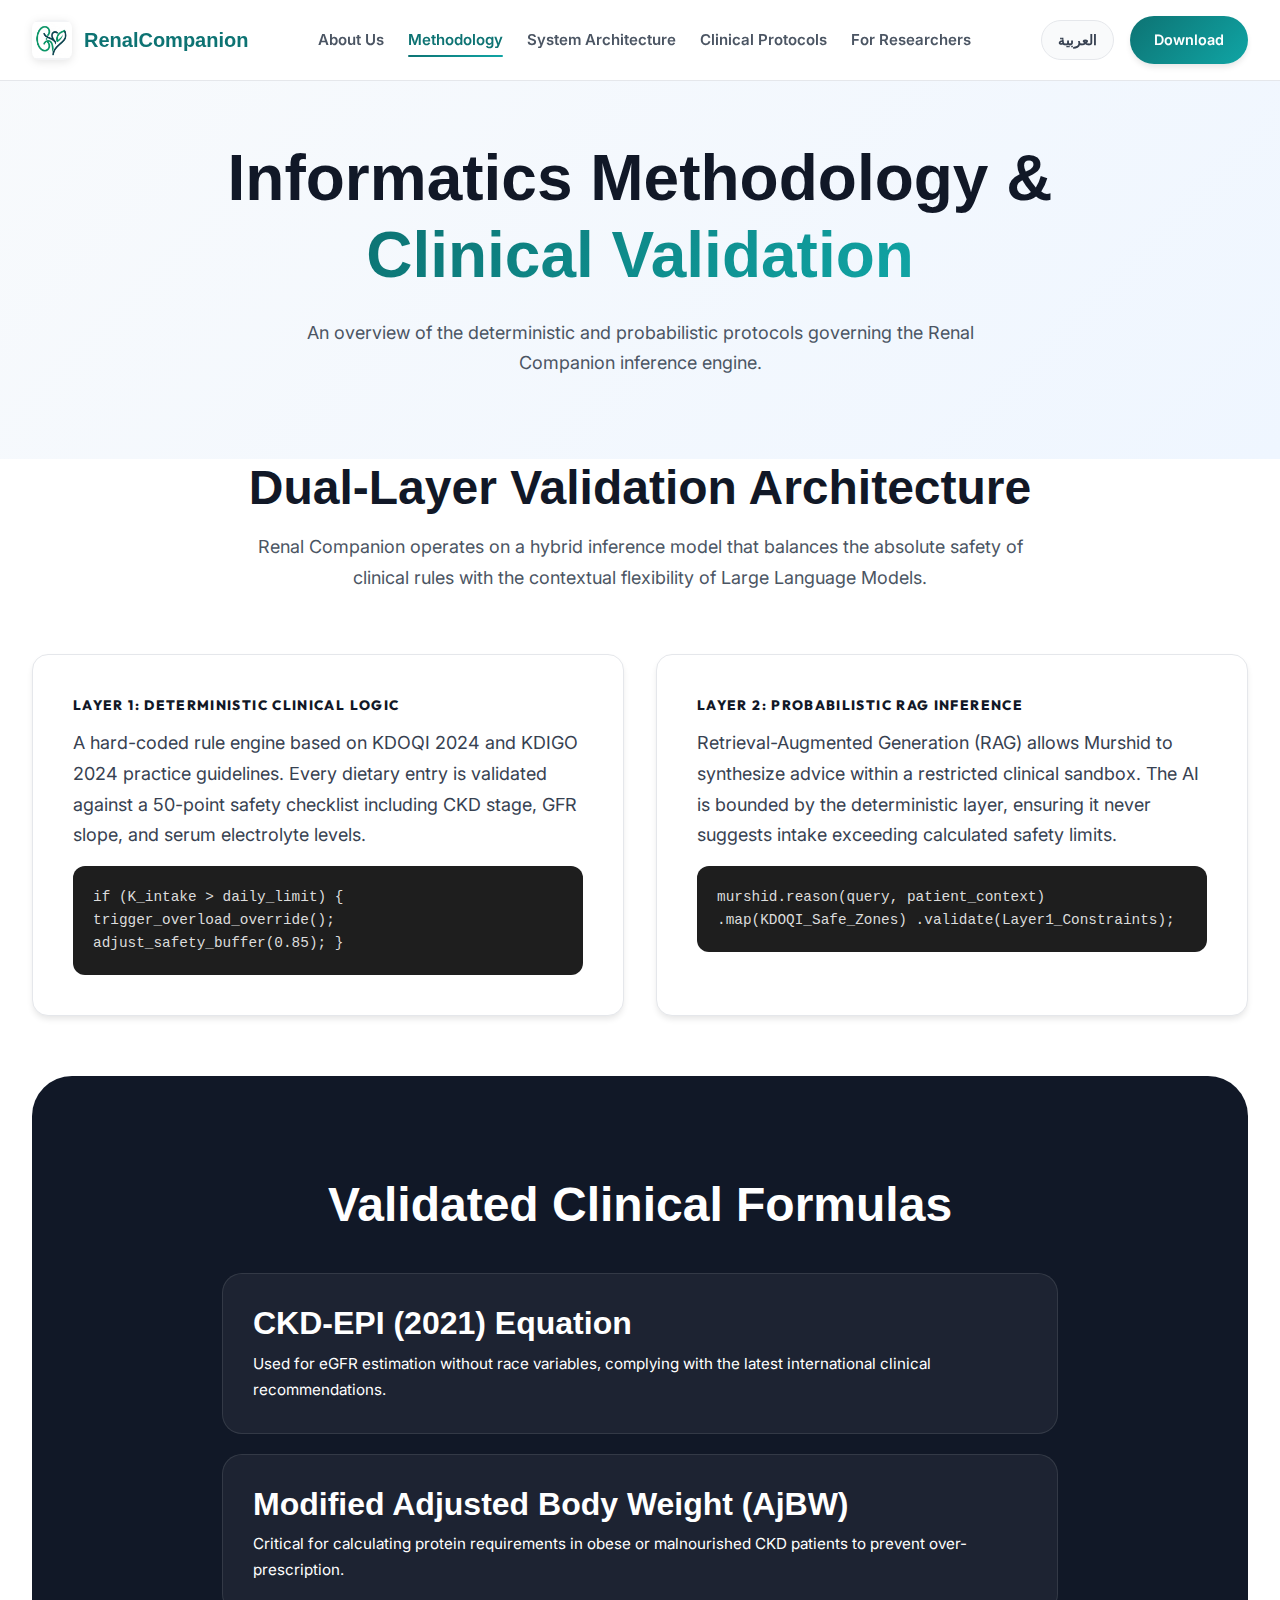
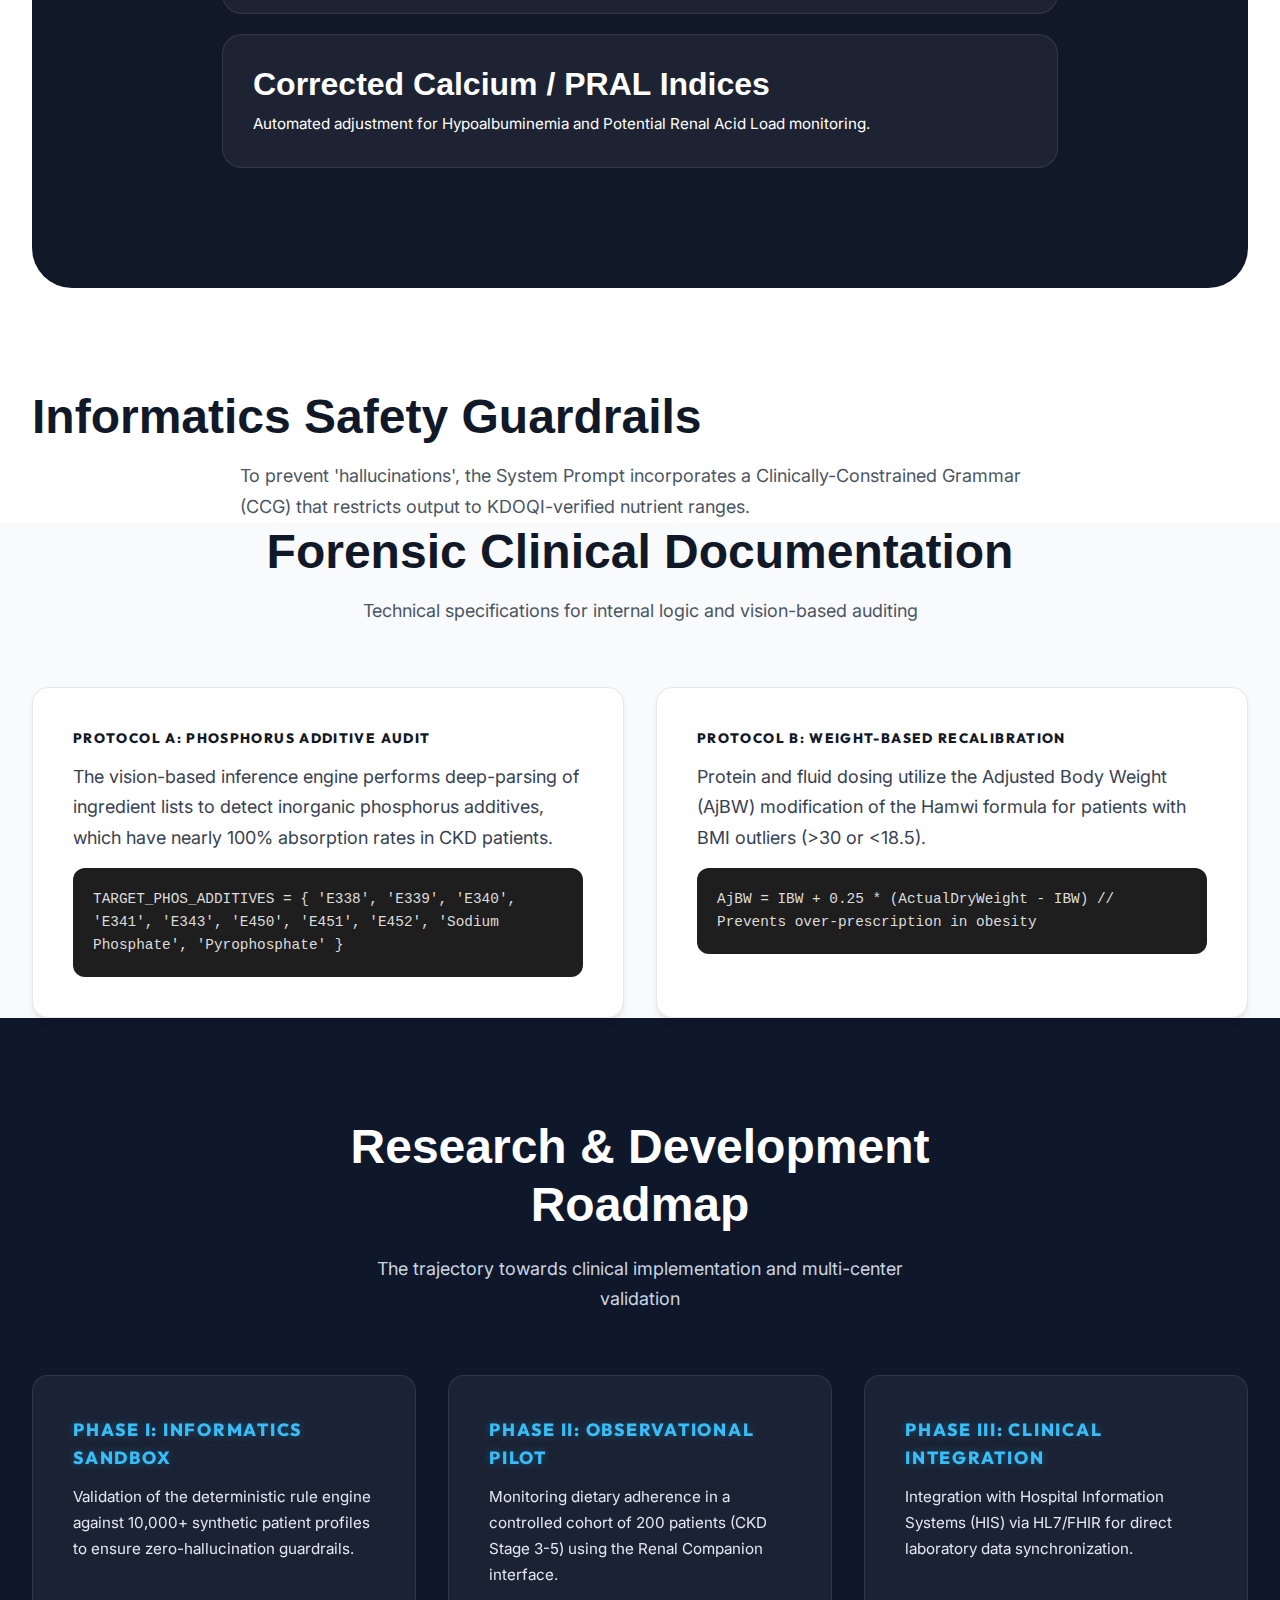
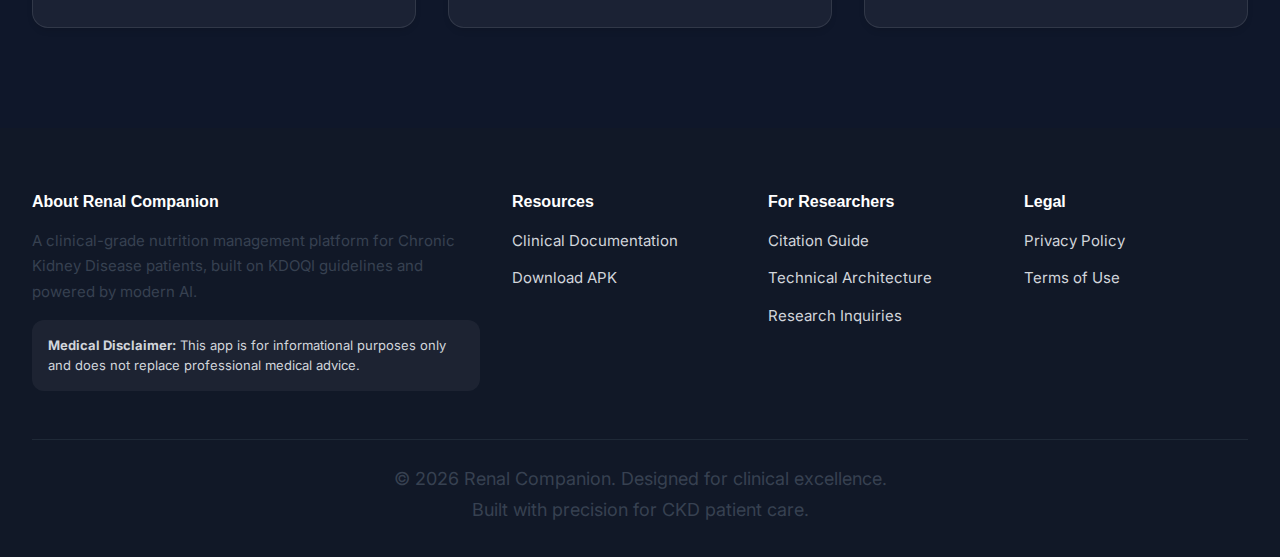
<file: methodology.html>
<!DOCTYPE html>
<html lang="en" dir="ltr">

<head>
    <meta charset="UTF-8">
    <meta name="viewport" content="width=device-width, initial-scale=1.0">
    <title data-i18n="meth_page_title">Renal Companion | Scientific Methodology</title>

    <!-- Fonts & Icons -->
    <link rel="preconnect" href="https://fonts.googleapis.com">
    <link rel="preconnect" href="https://fonts.gstatic.com" crossorigin>
    <link
        href="https://fonts.googleapis.com/css2?family=Inter:wght@300;400;500;600;700;800&family=Outfit:wght@500;700;800&display=swap"
        rel="stylesheet">
    <link href="https://fonts.googleapis.com/css2?family=Cairo:wght@400;600;700;800&display=swap" rel="stylesheet">

    <!-- CSS -->
    <link rel="stylesheet" href="./assets/css/main.css">
    <link rel="stylesheet" href="./assets/css/components.css">

    <style>
        .methodology-hero {
            padding: 140px 0 80px;
            background: linear-gradient(135deg, #F8FAFC 0%, #EFF6FF 100%);
            text-align: center;
        }

        .architecture-grid {
            display: grid;
            grid-template-columns: repeat(auto-fit, minmax(350px, 1fr));
            gap: 32px;
            margin-top: 60px;
        }

        .layer-card {
            background: white;
            padding: 40px;
            border-radius: var(--radius-xl);
            border: 1px solid var(--neutral-200);
            box-shadow: var(--shadow-md);
            transition: all 0.3s ease;
        }

        .layer-card:hover {
            transform: translateY(-5px);
            box-shadow: var(--shadow-lg);
            border-color: var(--primary-300);
        }

        .layer-number {
            font-family: 'Outfit', sans-serif;
            font-size: 0.85rem;
            text-transform: uppercase;
            letter-spacing: 0.1em;
            color: var(--primary-600);
            font-weight: 800;
            margin-bottom: 12px;
            display: block;
        }

        .formula-section {
            background: var(--neutral-900);
            color: white;
            padding: 100px 0;
            border-radius: 40px;
            margin: 60px 0;
        }

        .formula-card {
            background: rgba(255, 255, 255, 0.05);
            padding: 30px;
            border-radius: 20px;
            border: 1px solid rgba(255, 255, 255, 0.1);
            margin-bottom: 20px;
        }

        .formula-card h3 {
            color: var(--primary-400);
            margin-bottom: 8px;
        }

        .formula-card p {
            color: var(--neutral-400);
            font-size: 0.95rem;
        }

        .code-snippet {
            font-family: 'Courier New', monospace;
            background: #1e1e1e;
            color: #dcdcdc;
            padding: 20px;
            border-radius: 12px;
            font-size: 0.9rem;
            overflow-x: auto;
            margin-top: 15px;
        }
    </style>
</head>

<body>
    <!-- Navigation -->
    <nav class="navbar" id="navbar">
        <div class="container">
            <!-- Logo area -->
            <a href="index.html" class="nav-brand" data-i18n-aria="nav_logo_alt">
                <div class="logo">
                    <img src="./assets/images/logo.png" alt="Renal Companion Logo" class="nav-logo-img">
                </div>
                <span class="brand-name" data-i18n="nav_brand_name">RenalCompanion</span>
            </a>

            <!-- Desktop Menu -->
            <ul class="nav-menu" id="navMenu">
                <li><a href="about.html" data-i18n="nav_about">About Us</a></li>
                <li><a href="methodology.html" class="active" data-i18n="nav_features">Methodology</a></li>
                <li><a href="index.html#technology" data-i18n="nav_technology">System Architecture</a></li>
                <li><a href="index.html#clinical" data-i18n="nav_clinical">Clinical Protocols</a></li>
                <li><a href="researchers.html" data-i18n="nav_researchers">For Researchers</a></li>

                <!-- Mobile Only Menu Items -->
                <li class="mobile-only"><a href="index.html#download" data-i18n="nav_download">Download</a></li>
            </ul>

            <!-- Right Actions (Desktop) -->
            <div class="nav-actions desktop-only">
                <a href="#" class="lang-btn" aria-label="Switch Language">العربية</a>
                <a href="index.html#download" class="nav-cta" data-i18n="nav_download">Download</a>
            </div>

            <!-- Mobile Controls -->
            <div class="mobile-controls mobile-only">
                <a href="#" class="lang-btn small" aria-label="Switch Language">العربية</a>
                <button class="nav-toggle" id="navToggle" data-i18n-aria="nav_toggle_aria">
                    <span></span>
                    <span></span>
                    <span></span>
                </button>
            </div>
        </div>
    </nav>

    <!-- Hero -->
    <header class="methodology-hero">
        <div class="container">
            <h1 class="hero-title">
                <span data-i18n="meth_hero_title">Informatics Methodology &</span><br>
                <span class="highlight" data-i18n="meth_hero_highlight">Clinical Validation</span>
            </h1>
            <p class="hero-subtitle" style="max-width: 700px; margin: 0 auto;" data-i18n="meth_hero_subtitle">
                An overview of the deterministic and probabilistic protocols governing the Renal Companion inference
                engine.
            </p>
        </div>
    </header>

    <!-- Dual Layer Architecture -->
    <section class="section">
        <div class="container">
            <div class="section-header centered">
                <h2 class="section-title" data-i18n="meth_core_title">Dual-Layer Validation Architecture</h2>
                <p class="section-subtitle" data-i18n="meth_core_desc">Renal Companion operates on a hybrid inference
                    model that balances the absolute safety of clinical rules with the contextual flexibility of Large
                    Language Models.</p>
            </div>

            <div class="architecture-grid">
                <div class="layer-card">
                    <span class="layer-number" data-i18n="meth_layer1_title">Layer 1: Deterministic Clinical
                        Logic</span>
                    <p data-i18n="meth_layer1_desc">A hard-coded rule engine based on KDOQI 2024 and KDIGO 2024 practice
                        guidelines. Every dietary entry is validated against a 50-point safety checklist including CKD
                        stage, GFR slope, and serum electrolyte levels.</p>
                    <div class="code-snippet">
                        if (K_intake > daily_limit) {
                        trigger_overload_override();
                        adjust_safety_buffer(0.85);
                        }
                    </div>
                </div>

                <div class="layer-card">
                    <span class="layer-number" data-i18n="meth_layer2_title">Layer 2: Probabilistic RAG Inference</span>
                    <p data-i18n="meth_layer2_desc">Retrieval-Augmented Generation (RAG) allows Murshid to synthesize
                        advice within a restricted clinical sandbox. The AI is bounded by the deterministic layer,
                        ensuring it never suggests intake exceeding calculated safety limits.</p>
                    <div class="code-snippet">
                        murshid.reason(query, patient_context)
                        .map(KDOQI_Safe_Zones)
                        .validate(Layer1_Constraints);
                    </div>
                </div>
            </div>
        </div>
    </section>

    <!-- Clinical Formulas -->
    <section class="container">
        <div class="formula-section">
            <div class="container" style="max-width: 900px;">
                <h2 style="color: white; margin-bottom: 40px; text-align: center;" data-i18n="meth_formula_title">
                    Validated Clinical Formulas</h2>

                <div class="formula-card">
                    <h3 data-i18n="meth_f1_name">CKD-EPI (2021) Equation</h3>
                    <p data-i18n="meth_f1_desc">Used for eGFR estimation without race variables, complying with the
                        latest international clinical recommendations.</p>
                </div>

                <div class="formula-card">
                    <h3 data-i18n="meth_f2_name">Modified Adjusted Body Weight (AjBW)</h3>
                    <p data-i18n="meth_f2_desc">Critical for calculating protein requirements in obese or malnourished
                        CKD patients to prevent over-prescription.</p>
                </div>

                <div class="formula-card">
                    <h3 data-i18n="meth_f3_name">Corrected Calcium / PRAL Indices</h3>
                    <p data-i18n="meth_f3_desc">Automated adjustment for Hypoalbuminemia and Potential Renal Acid Load
                        monitoring.</p>
                </div>
            </div>
        </div>
    </section>

    <!-- Safety Logic -->
    <section class="section" style="padding-top: 40px;">
        <div class="container centered">
            <h2 class="section-title" data-i18n="meth_safety_title">Informatics Safety Guardrails</h2>
            <p class="section-subtitle" style="max-width: 800px; margin: 0 auto;" data-i18n="meth_safety_desc">To
                prevent 'hallucinations', the System Prompt incorporates a Clinically-Constrained Grammar (CCG) that
                restricts output to KDOQI-verified nutrient ranges.</p>
        </div>
    </section>

    <!-- Technical Appendix -->
    <section class="section bg-light">
        <div class="container">
            <div class="section-header centered">
                <h2 class="section-title" data-i18n="meth_appendix_title">Forensic Clinical Documentation</h2>
                <p class="section-subtitle" data-i18n="meth_appendix_subtitle">Technical specifications for internal
                    logic and vision-based auditing</p>
            </div>

            <div class="architecture-grid">
                <div class="layer-card">
                    <span class="layer-number" data-i18n="meth_protocol_a_title">Protocol A: Phosphorus Additive
                        Audit</span>
                    <p data-i18n="meth_protocol_a_desc">The vision-based inference engine performs deep-parsing of
                        ingredient lists to detect inorganic phosphorus additives, which have nearly 100% absorption
                        rates in CKD patients.</p>
                    <div class="code-snippet">
                        TARGET_PHOS_ADDITIVES = {
                        'E338', 'E339', 'E340', 'E341', 'E343',
                        'E450', 'E451', 'E452',
                        'Sodium Phosphate', 'Pyrophosphate'
                        }
                    </div>
                </div>

                <div class="layer-card">
                    <span class="layer-number" data-i18n="meth_protocol_b_title">Protocol B: Weight-Based
                        Recalibration</span>
                    <p data-i18n="meth_protocol_b_desc">Protein and fluid dosing utilize the Adjusted Body Weight (AjBW)
                        modification of the Hamwi formula for patients with BMI outliers (>30 or <18.5).< /p>
                            <div class="code-snippet">
                                AjBW = IBW + 0.25 * (ActualDryWeight - IBW)
                                // Prevents over-prescription in obesity
                            </div>
                </div>
            </div>
        </div>
    </section>

    <!-- Research Roadmap -->
    <section class="section bg-dark" style="background: #0f172a; padding: 100px 0;">
        <div class="container">
            <div class="section-header centered">
                <h2 class="section-title" style="color: white; margin-bottom: 50px;" data-i18n="meth_roadmap_title">
                    Research & Development Roadmap</h2>
                <p class="section-subtitle" style="color: #cbd5e1; max-width: 600px; margin: -30px auto 60px;"
                    data-i18n="meth_roadmap_subtitle">The trajectory towards clinical implementation and multi-center
                    validation</p>
            </div>

            <div class="architecture-grid">
                <div class="layer-card"
                    style="background: rgba(255, 255, 255, 0.05); border: 1px solid rgba(255, 255, 255, 0.1); backdrop-filter: blur(10px);">
                    <span class="layer-number"
                        style="color: #38bdf8; font-size: 1.1rem; text-shadow: 0 0 10px rgba(56, 189, 248, 0.3);"
                        data-i18n="meth_phase1_title">Phase I: Informatics Sandbox</span>
                    <p style="color: #e2e8f0; font-size: 0.95rem; line-height: 1.7;" data-i18n="meth_phase1_desc">
                        Validation of the deterministic rule engine against 10,000+ synthetic patient profiles to ensure
                        zero-hallucination guardrails.</p>
                </div>

                <div class="layer-card"
                    style="background: rgba(255, 255, 255, 0.05); border: 1px solid rgba(255, 255, 255, 0.1); backdrop-filter: blur(10px);">
                    <span class="layer-number"
                        style="color: #38bdf8; font-size: 1.1rem; text-shadow: 0 0 10px rgba(56, 189, 248, 0.3);"
                        data-i18n="meth_phase2_title">Phase II: Observational Pilot</span>
                    <p style="color: #e2e8f0; font-size: 0.95rem; line-height: 1.7;" data-i18n="meth_phase2_desc">
                        Monitoring dietary adherence in a controlled cohort of 200 patients (CKD Stage 3-5) using the
                        Renal Companion interface.</p>
                </div>

                <div class="layer-card"
                    style="background: rgba(255, 255, 255, 0.05); border: 1px solid rgba(255, 255, 255, 0.1); backdrop-filter: blur(10px);">
                    <span class="layer-number"
                        style="color: #38bdf8; font-size: 1.1rem; text-shadow: 0 0 10px rgba(56, 189, 248, 0.3);"
                        data-i18n="meth_phase3_title">Phase III: Clinical Integration</span>
                    <p style="color: #e2e8f0; font-size: 0.95rem; line-height: 1.7;" data-i18n="meth_phase3_desc">
                        Integration with Hospital Information Systems (HIS) via HL7/FHIR for direct laboratory data
                        synchronization.</p>
                </div>
            </div>
        </div>
    </section>
    <footer class="footer">
        <div class="container">
            <div class="footer-grid">
                <div class="footer-col">
                    <h4 data-i18n="footer_about_title">About Renal Companion</h4>
                    <p data-i18n="footer_about_text">A clinical-grade nutrition management platform for Chronic Kidney
                        Disease patients, built on
                        KDOQI guidelines and powered by modern AI.</p>
                    <div class="footer-disclaimer">
                        <strong data-i18n="footer_disclaimer">Medical Disclaimer:</strong> <span
                            data-i18n="footer_disclaimer_text">This app is for informational purposes only and does not
                            replace professional medical advice.</span>
                    </div>
                </div>
                <div class="footer-col">
                    <h4 data-i18n="footer_resources">Resources</h4>
                    <ul>
                        <li><a href="index.html#clinical" data-i18n="footer_resources_docs">Clinical Documentation</a>
                        </li>
                        <li><a href="index.html#download" data-i18n="footer_resources_download">Download APK</a></li>
                    </ul>
                </div>
                <div class="footer-col">
                    <h4 data-i18n="footer_researchers">For Researchers</h4>
                    <ul>
                        <li><a href="index.html#researchers" data-i18n="footer_researchers_citation">Citation Guide</a>
                        </li>
                        <li><a href="index.html#technology" data-i18n="footer_researchers_arch">Technical
                                Architecture</a></li>
                        <li><a href="mailto:ferasswed2022@gmail.com" data-i18n="footer_researchers_contact">Research
                                Inquiries</a></li>
                    </ul>
                </div>
                <div class="footer-col">
                    <h4 data-i18n="footer_legal">Legal</h4>
                    <ul>
                        <li><a href="privacy.html" data-i18n="footer_legal_privacy">Privacy Policy</a></li>
                        <li><a href="terms.html" data-i18n="footer_legal_terms">Terms of Use</a></li>
                    </ul>
                </div>
            </div>
            <div class="footer-bottom">
                <p data-i18n="footer_copyright">&copy; 2026 Renal Companion. Designed for clinical excellence.</p>
                <p data-i18n="footer_tagline">Built with precision for CKD patient care.</p>
            </div>
        </div>
    </footer>

    <script src="./assets/js/utils.js"></script>
    <script src="./assets/js/i18n.js"></script>
    <script src="./assets/js/main.js"></script>
</body>

</html>
</file>
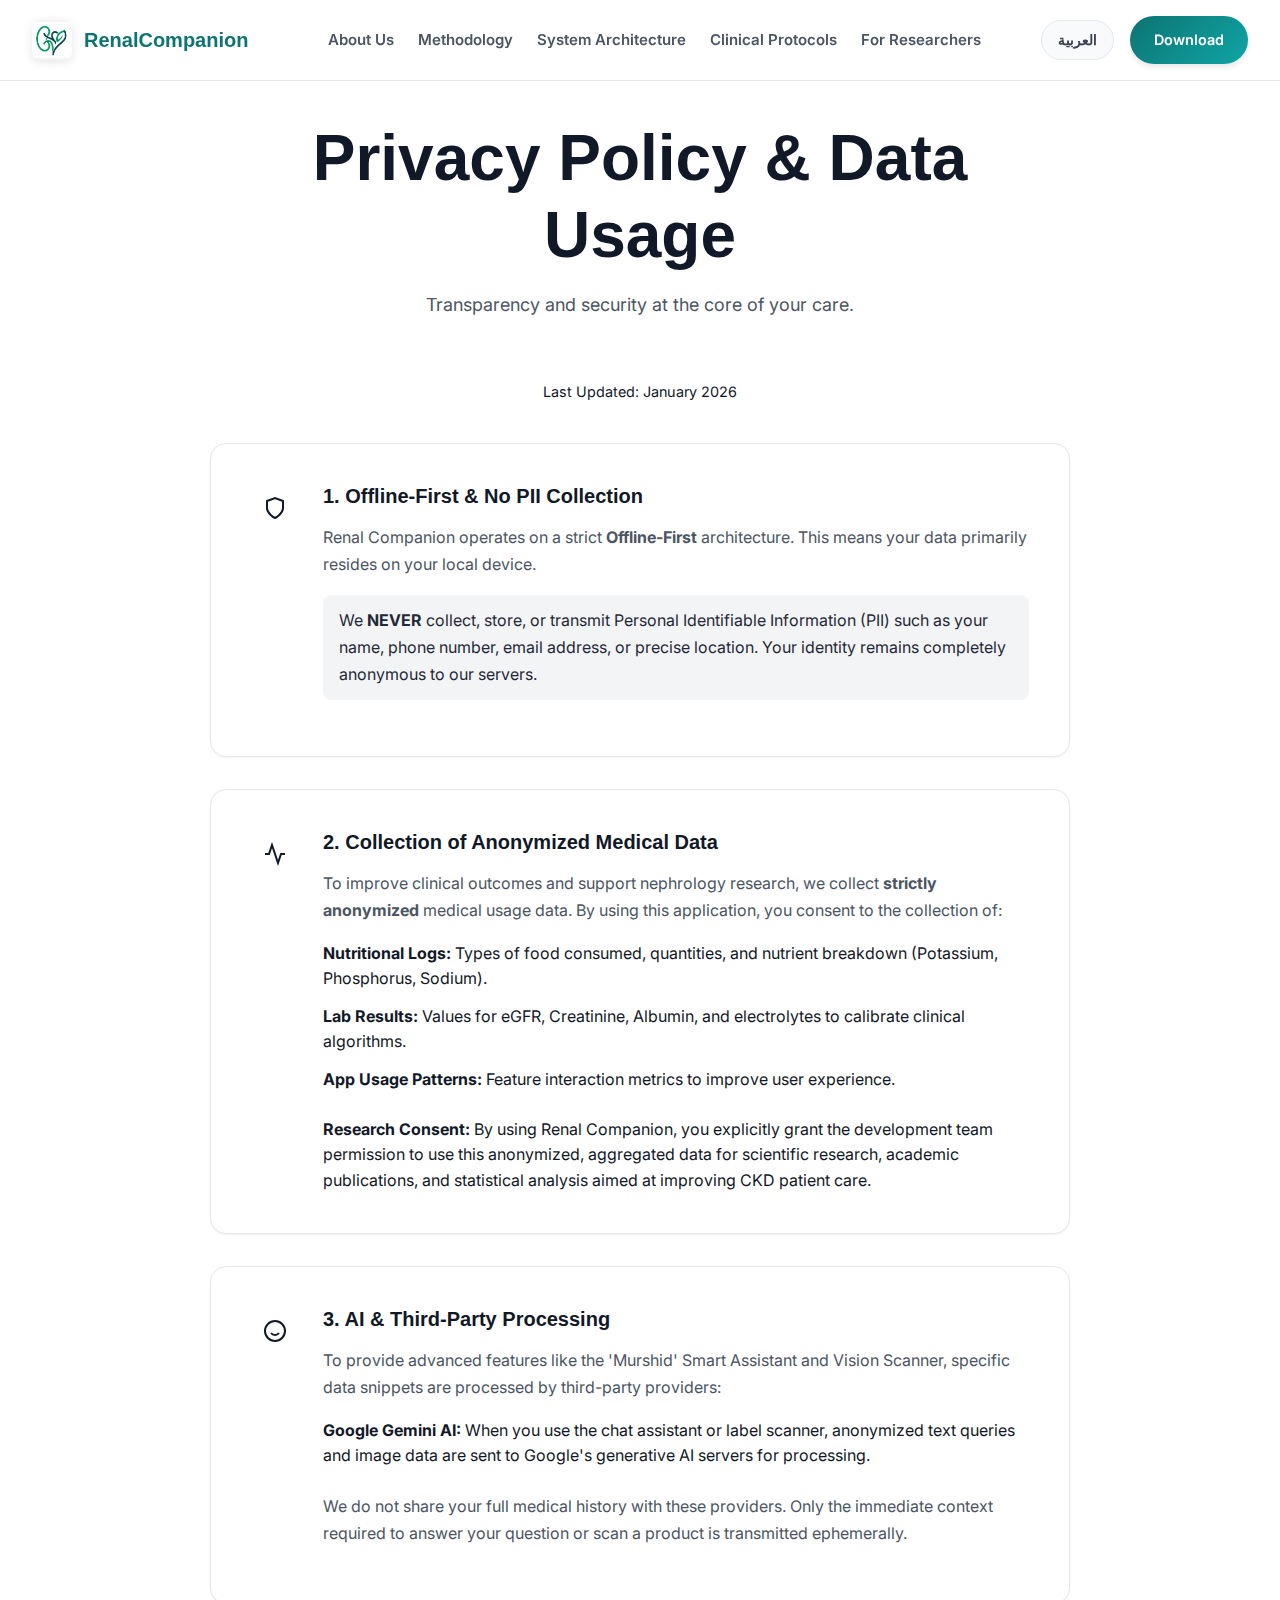
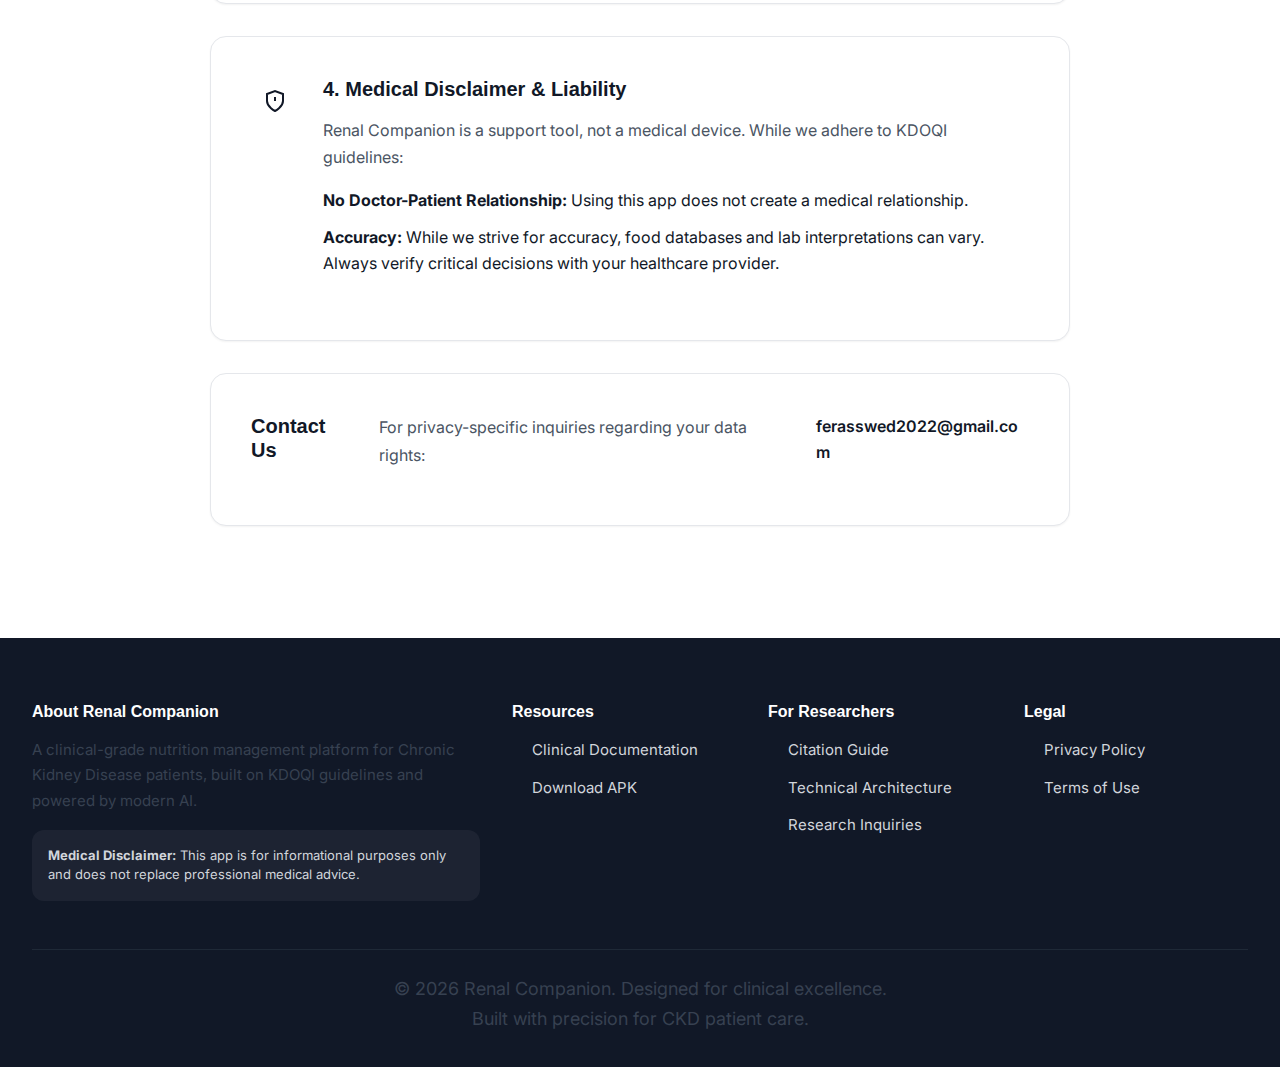
<file: privacy.html>
<!DOCTYPE html>
<html lang="en" dir="ltr">

<head>
    <meta charset="UTF-8">
    <meta name="viewport" content="width=device-width, initial-scale=1.0">
    <!-- Analytics -->
    <script src="./assets/js/analytics.js"></script>
    <title>Privacy Policy | Renal Companion</title>
    <!-- Favicon -->
    <link rel="icon" type="image/png" href="./assets/images/favicon.png">
    <link
        href="https://fonts.googleapis.com/css2?family=Inter:wght@400;600;700&family=Cairo:wght@400;600;700&display=swap"
        rel="stylesheet">
    <link rel="stylesheet" href="./assets/css/main.css">
    <link rel="stylesheet" href="./assets/css/components.css">
    <style>
        .policy-content {
            max-width: 900px;
            margin: 0 auto;
            padding: 120px 20px 80px;
        }

        .section-header {
            margin-bottom: 60px;
        }

        .policy-last-updated {
            text-align: center;
            color: var(--neutral-500);
            font-size: 0.9rem;
            margin-bottom: 40px;
            display: block;
        }

        .policy-section {
            margin-bottom: 32px;
            background: white;
            padding: 40px;
            border-radius: var(--radius-xl);
            border: 1px solid var(--neutral-200);
            box-shadow: var(--shadow-sm);
            display: flex;
            gap: 24px;
            align-items: start;
        }

        .policy-icon-wrapper {
            width: 48px;
            height: 48px;
            min-width: 48px;
            background: var(--primary-50);
            color: var(--primary-600);
            border-radius: 12px;
            display: flex;
            align-items: center;
            justify-content: center;
        }

        .policy-section h2 {
            color: var(--neutral-900);
            margin-bottom: 16px;
            font-size: 1.25rem;
            font-weight: 700;
        }

        .policy-section p {
            color: var(--neutral-600);
            line-height: 1.7;
            margin-bottom: 16px;
            font-size: 1rem;
        }

        .highlight-text {
            color: var(--neutral-800) !important;
            background: #F3F4F6;
            padding: 12px 16px;
            border-radius: 8px;
            border-left: 4px solid var(--neutral-400);
        }

        .policy-list {
            padding-left: 0;
            list-style: none;
            margin-bottom: 24px;
        }

        .policy-list li {
            margin-bottom: 12px;
        }

        ul {
            padding-left: 20px;
        }

        .contact-link {
            color: var(--primary-600);
            font-weight: 600;
            word-break: break-all;
            display: inline-block;
            max-width: 100%;
        }

        /* Mobile Responsiveness */
        @media (max-width: 768px) {
            .policy-content {
                padding: 100px 16px 60px;
            }

            .policy-section {
                padding: 24px 16px;
                flex-direction: column;
                gap: 16px;
            }

            .policy-icon-wrapper {
                width: 40px;
                height: 40px;
                min-width: 40px;
            }

            .policy-section h2 {
                font-size: 1.1rem;
                word-wrap: break-word;
            }

            .policy-section p {
                font-size: 0.95rem;
                word-wrap: break-word;
                overflow-wrap: break-word;
            }

            .contact-link {
                font-size: 0.9rem;
                word-break: break-all;
                line-height: 1.6;
            }

            .policy-list li {
                font-size: 0.95rem;
                word-wrap: break-word;
            }

            .section-header h1 {
                font-size: 1.75rem;
            }

            .section-header p {
                font-size: 1rem;
            }
        }

        @media (max-width: 480px) {
            .policy-content {
                padding: 90px 12px 50px;
            }

            .policy-section {
                padding: 20px 12px;
            }

            .policy-section h2 {
                font-size: 1rem;
            }

            .policy-section p {
                font-size: 0.9rem;
            }

            .contact-link {
                font-size: 0.85rem;
            }
        }
    </style>
</head>

<body>
    <!-- Navigation -->
    <nav class="navbar" id="navbar">
        <div class="container">
            <!-- Logo area -->
            <a href="index.html" class="nav-brand" data-i18n-aria="nav_logo_alt">
                <div class="logo">
                    <img src="./assets/images/logo.png" alt="Renal Companion Logo" class="nav-logo-img">
                </div>
                <span class="brand-name" data-i18n="nav_brand_name">RenalCompanion</span>
            </a>

            <!-- Desktop Menu -->
            <ul class="nav-menu" id="navMenu">
                <li><a href="about.html" data-i18n="nav_about">About Us</a></li>
                <li><a href="methodology.html" data-i18n="nav_features">Methodology</a></li>
                <li><a href="index.html#technology" data-i18n="nav_technology">System Architecture</a></li>
                <li><a href="index.html#clinical" data-i18n="nav_clinical">Clinical Protocols</a></li>
                <li><a href="researchers.html" data-i18n="nav_researchers">For Researchers</a></li>

                <!-- Mobile Only Menu Items -->
                <li class="mobile-only"><a href="index.html#download" data-i18n="nav_download">Download</a></li>
            </ul>

            <!-- Right Actions (Desktop) -->
            <div class="nav-actions desktop-only">
                <a href="#" class="lang-btn" aria-label="Switch Language">العربية</a>
                <a href="index.html#download" class="nav-cta" data-i18n="nav_download">Download</a>
            </div>

            <!-- Mobile Controls -->
            <div class="mobile-controls mobile-only">
                <a href="#" class="lang-btn small" aria-label="Switch Language">العربية</a>
                <button class="nav-toggle" id="navToggle" data-i18n-aria="nav_toggle_aria">
                    <span></span>
                    <span></span>
                    <span></span>
                </button>
            </div>
        </div>
    </nav>

    <div class="policy-content">
        <header class="section-header centered">
            <h1 class="section-title" data-i18n="privacy_title">Privacy Policy & Data Usage</h1>
            <p class="section-subtitle" data-i18n="privacy_subtitle">Transparency and security at the core of your care.
            </p>
        </header>

        <div class="policy-last-updated">
            <span data-i18n="privacy_last_updated">Last Updated: January 2026</span>
        </div>

        <!-- 1. Core Philosophy -->
        <div class="policy-section">
            <div class="policy-icon-wrapper">
                <svg width="24" height="24" viewBox="0 0 24 24" fill="none" stroke="currentColor" stroke-width="2">
                    <path d="M12 22s8-4 8-10V5l-8-3-8 3v7c0 6 8 10 8 10z" />
                </svg>
            </div>
            <div>
                <h2 data-i18n="privacy_core_title">1. Offline-First & No PII Collection</h2>
                <p data-i18n="privacy_core_text_1">Renal Companion operates on a strict <strong>Offline-First</strong>
                    architecture. This means your data primarily resides on your local device.</p>
                <p class="highlight-text" data-i18n="privacy_core_text_2">We <strong>NEVER</strong> collect, store, or
                    transmit Personal Identifiable Information (PII) such as your name, phone number, email address, or
                    precise location. Your identity remains completely anonymous to our servers.</p>
            </div>
        </div>

        <!-- 2. Medical Data for Research -->
        <div class="policy-section">
            <div class="policy-icon-wrapper">
                <svg width="24" height="24" viewBox="0 0 24 24" fill="none" stroke="currentColor" stroke-width="2">
                    <path d="M22 12h-4l-3 9L9 3l-3 9H2" />
                </svg>
            </div>
            <div>
                <h2 data-i18n="privacy_data_title">2. Collection of Anonymized Medical Data</h2>
                <p data-i18n="privacy_data_text">To improve clinical outcomes and support nephrology research, we
                    collect <strong>strictly anonymized</strong> medical usage data. By using this application, you
                    consent to the collection of:</p>
                <ul class="policy-list">
                    <li data-i18n="privacy_data_list_1"><strong>Nutritional Logs:</strong> Types of food consumed,
                        quantities, and nutrient breakdown (Potassium, Phosphorus, Sodium).</li>
                    <li data-i18n="privacy_data_list_2"><strong>Lab Results:</strong> Values for eGFR, Creatinine,
                        Albumin, and electrolytes to calibrate clinical algorithms.</li>
                    <li data-i18n="privacy_data_list_3"><strong>App Usage Patterns:</strong> Feature interaction metrics
                        to improve user experience.</li>
                </ul>
                <div class="alert-box">
                    <strong data-i18n="privacy_data_consent_label">Research Consent:</strong>
                    <span data-i18n="privacy_data_consent_text">By using Renal Companion, you explicitly grant the
                        development team permission to use this anonymized, aggregated data for scientific research,
                        academic publications, and statistical analysis aimed at improving CKD patient care.</span>
                </div>
            </div>
        </div>

        <!-- 3. Third Party Services -->
        <div class="policy-section">
            <div class="policy-icon-wrapper">
                <svg width="24" height="24" viewBox="0 0 24 24" fill="none" stroke="currentColor" stroke-width="2">
                    <circle cx="12" cy="12" r="10" />
                    <path d="M8 14s1.5 2 4 2 4-2 4-2" />
                    <line x1="9" y1="9" x2="9.01" y2="9" />
                    <line x1="15" y1="9" x2="15.01" y2="9" />
                </svg>
            </div>
            <div>
                <h2 data-i18n="privacy_ai_title">3. AI & Third-Party Processing</h2>
                <p data-i18n="privacy_ai_text">To provide advanced features like the "Murshid" Smart Assistant and
                    Vision Scanner, specific data snippets are processed by third-party providers:</p>
                <ul class="policy-list">
                    <li data-i18n="privacy_ai_list_1"><strong>Google Gemini AI:</strong> When you use the chat assistant
                        or label scanner, anonymized text queries and image data are sent to Google's generative AI
                        servers for processing.</li>
                </ul>
                <p data-i18n="privacy_ai_disclaimer">We do not share your full medical history with these providers.
                    Only the immediate context required to answer your question or scan a product is transmitted
                    ephemerally.</p>
            </div>
        </div>

        <!-- 4. Legal Disclaimer -->
        <div class="policy-section">
            <div class="policy-icon-wrapper">
                <svg width="24" height="24" viewBox="0 0 24 24" fill="none" stroke="currentColor" stroke-width="2">
                    <path d="M12 22s8-4 8-10V5l-8-3-8 3v7c0 6 8 10 8 10z" />
                    <line x1="12" y1="8" x2="12" y2="12" />
                    <line x1="12" y1="16" x2="12.01" y2="16" />
                </svg>
            </div>
            <div>
                <h2 data-i18n="privacy_legal_title">4. Medical Disclaimer & Liability</h2>
                <p data-i18n="privacy_legal_text">Renal Companion is a support tool, not a medical device. While we
                    adhere to KDOQI guidelines:</p>
                <ul class="policy-list">
                    <li data-i18n="privacy_legal_list_1"><strong>No Doctor-Patient Relationship:</strong> Using this app
                        does not create a medical relationship.</li>
                    <li data-i18n="privacy_legal_list_2"><strong>Accuracy:</strong> While we strive for accuracy, food
                        databases and lab interpretations can vary. Always verify critical decisions with your
                        healthcare provider.</li>
                </ul>
            </div>
        </div>

        <div class="policy-section">
            <h2 data-i18n="privacy_contact_title">Contact Us</h2>
            <p data-i18n="privacy_contact_text">For privacy-specific inquiries regarding your data rights:</p>
            <a href="mailto:ferasswed2022@gmail.com" class="contact-link">ferasswed2022@gmail.com</a>
        </div>
    </div>

    <!-- Footer -->
    <footer class="footer">
        <div class="container">
            <div class="footer-grid">
                <div class="footer-col">
                    <h4 data-i18n="footer_about_title">About Renal Companion</h4>
                    <p data-i18n="footer_about_text">A clinical-grade nutrition management platform for Chronic Kidney
                        Disease patients, built on
                        KDOQI guidelines and powered by modern AI.</p>
                    <div class="footer-disclaimer">
                        <strong data-i18n="footer_disclaimer">Medical Disclaimer:</strong> <span
                            data-i18n="footer_disclaimer_text">This app is for informational purposes only and does not
                            replace professional medical advice.</span>
                    </div>
                </div>
                <div class="footer-col">
                    <h4 data-i18n="footer_resources">Resources</h4>
                    <ul>
                        <li><a href="index.html#clinical" data-i18n="footer_resources_docs">Clinical Documentation</a>
                        </li>
                        <li><a href="index.html#download" data-i18n="footer_resources_download">Download APK</a></li>
                    </ul>
                </div>
                <div class="footer-col">
                    <h4 data-i18n="footer_researchers">For Researchers</h4>
                    <ul>
                        <li><a href="index.html#researchers" data-i18n="footer_researchers_citation">Citation Guide</a>
                        </li>
                        <li><a href="index.html#technology" data-i18n="footer_researchers_arch">Technical
                                Architecture</a></li>
                        <li><a href="mailto:ferasswed2022@gmail.com" data-i18n="footer_researchers_contact">Research
                                Inquiries</a></li>
                    </ul>
                </div>
                <div class="footer-col">
                    <h4 data-i18n="footer_legal">Legal</h4>
                    <ul>
                        <li><a href="privacy.html" data-i18n="footer_legal_privacy">Privacy Policy</a></li>
                        <li><a href="terms.html" data-i18n="footer_legal_terms">Terms of Use</a></li>
                    </ul>
                </div>
            </div>
            <div class="footer-bottom">
                <p data-i18n="footer_copyright">&copy; 2026 Renal Companion. Designed for clinical excellence.</p>
                <p data-i18n="footer_tagline">Built with precision for CKD patient care.</p>
            </div>
        </div>
    </footer>

    <script src="./assets/js/utils.js"></script>
    <script src="./assets/js/i18n.js"></script>
    <script src="./assets/js/main.js"></script>
</body>

</html>
</file>
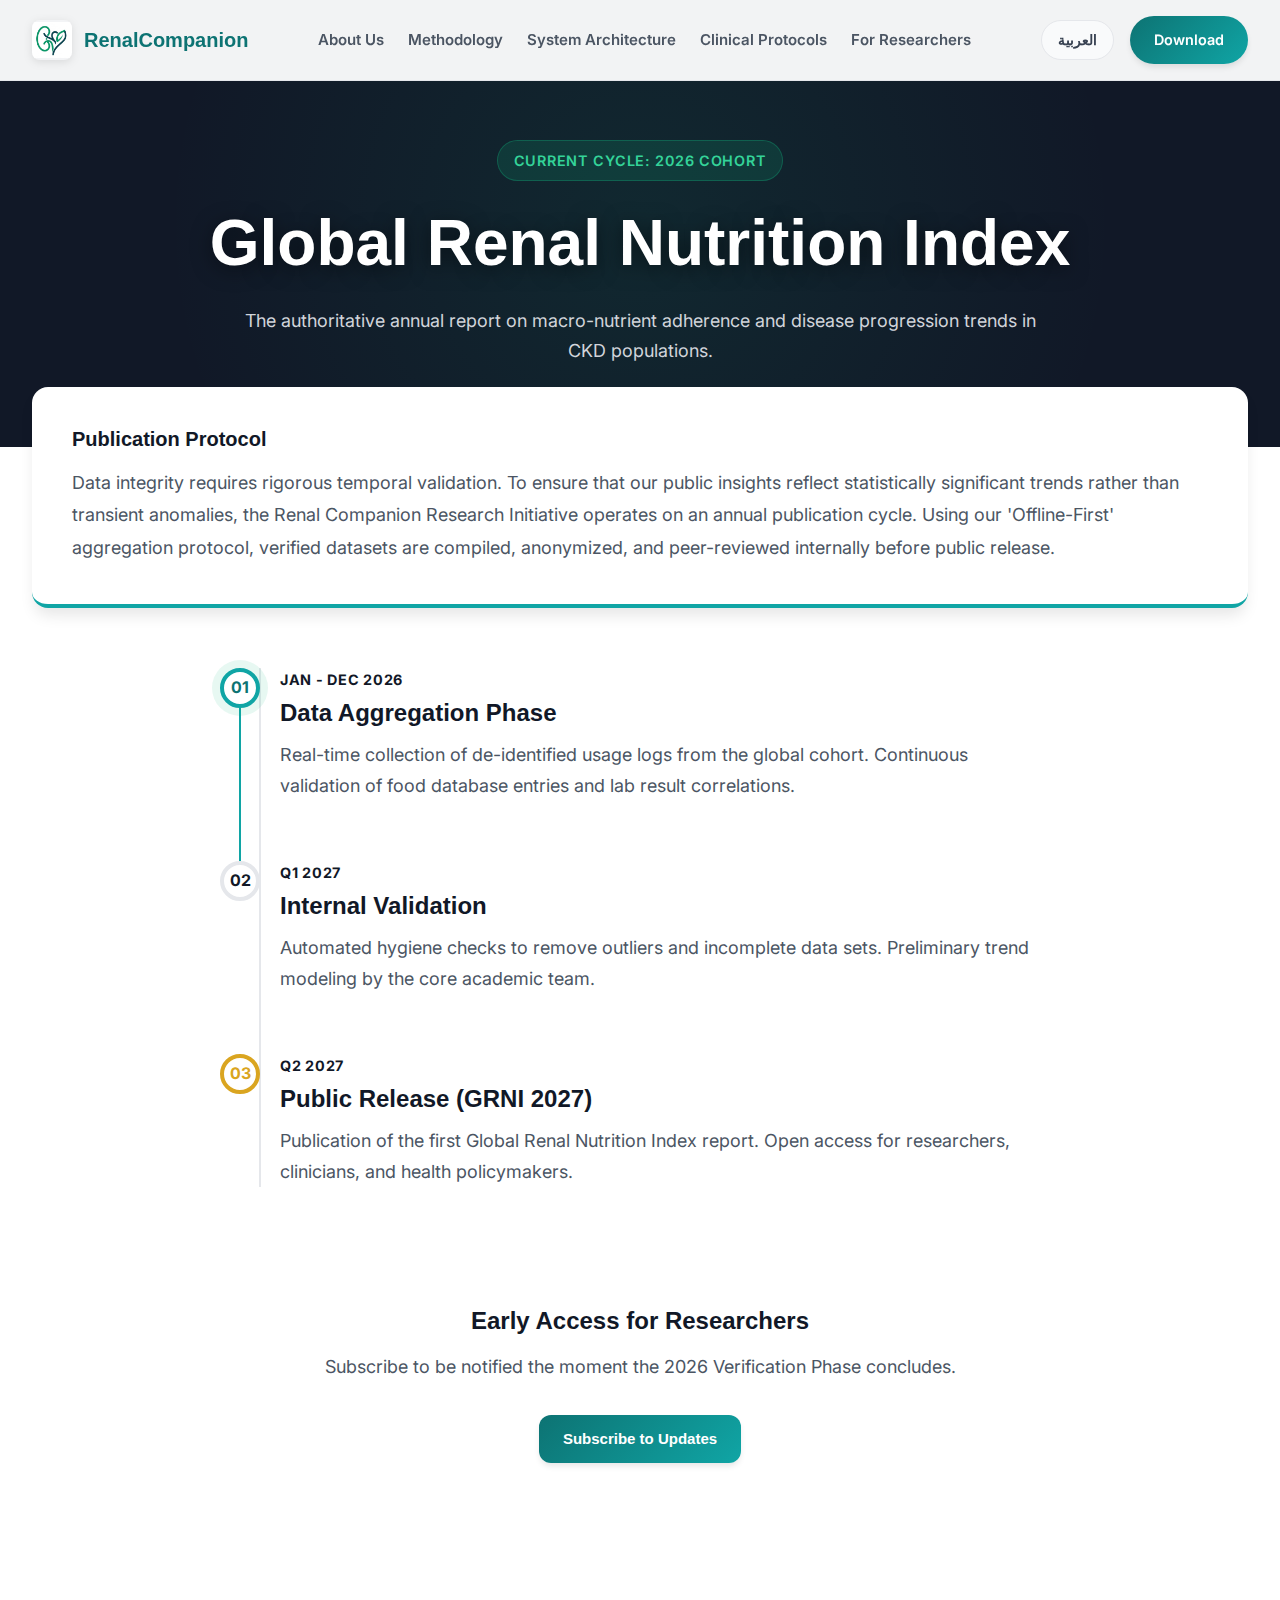
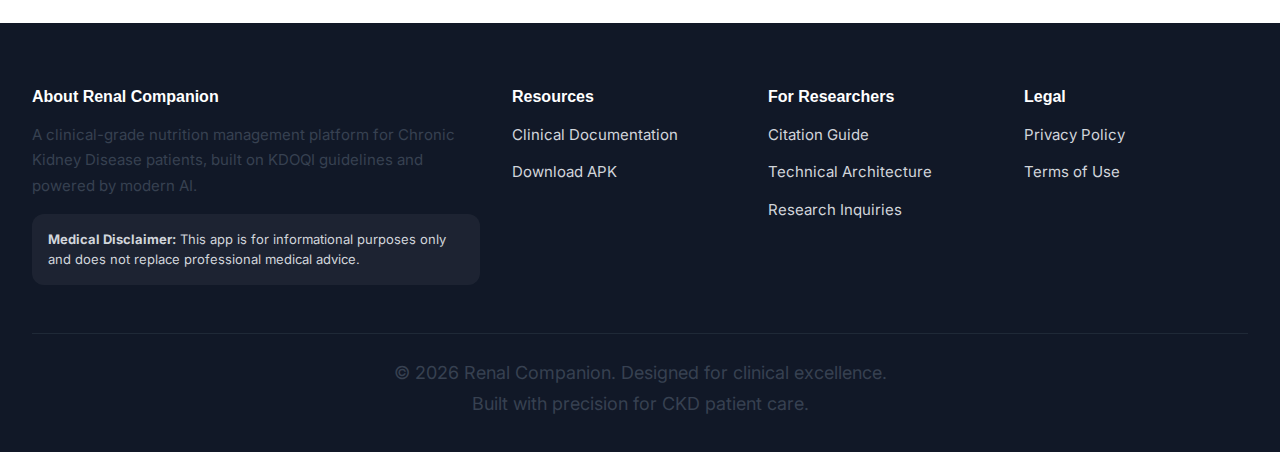
<file: reports.html>
<!DOCTYPE html>
<html lang="en" dir="ltr">

<head>
    <meta charset="UTF-8">
    <meta name="viewport" content="width=device-width, initial-scale=1.0">
    <title data-i18n="reports_page_title">Renal Companion | Global Nutrition Index</title>

    <!-- Fonts & Icons -->
    <link rel="preconnect" href="https://fonts.googleapis.com">
    <link rel="preconnect" href="https://fonts.gstatic.com" crossorigin>
    <link
        href="https://fonts.googleapis.com/css2?family=Inter:wght@300;400;500;600;700;800&family=Outfit:wght@500;700;800&display=swap"
        rel="stylesheet">
    <link href="https://fonts.googleapis.com/css2?family=Cairo:wght@400;600;700;800&display=swap" rel="stylesheet">

    <!-- CSS -->
    <link rel="stylesheet" href="./assets/css/main.css">
    <link rel="stylesheet" href="./assets/css/components.css">

    <style>
        .reports-hero {
            padding: 140px 0 80px;
            background: var(--neutral-900);
            text-align: center;
            color: white;
            position: relative;
            overflow: hidden;
        }

        .reports-hero .hero-title {
            color: white !important;
            text-shadow: 0 4px 20px rgba(0, 0, 0, 0.5);
        }

        .reports-hero::before {
            content: '';
            position: absolute;
            top: 0;
            left: 0;
            width: 100%;
            height: 100%;
            background: radial-gradient(circle at 50% 50%, rgba(16, 185, 129, 0.1) 0%, rgba(0, 0, 0, 0) 70%);
        }

        .status-badge {
            background: rgba(16, 185, 129, 0.15);
            color: #34D399;
            padding: 8px 16px;
            border-radius: 50px;
            font-weight: 600;
            font-size: 0.9rem;
            display: inline-block;
            margin-bottom: 24px;
            border: 1px solid rgba(16, 185, 129, 0.3);
            text-transform: uppercase;
            letter-spacing: 0.05em;
        }

        .cycle-roadmap {
            max-width: 800px;
            margin: 60px auto 0;
            position: relative;
            padding-left: 40px;
            text-align: left;
        }

        .cycle-roadmap::before {
            content: '';
            position: absolute;
            left: 19px;
            top: 0;
            bottom: 0;
            width: 2px;
            background: var(--neutral-200);
        }

        .roadmap-item {
            position: relative;
            margin-bottom: 60px;
        }

        .roadmap-dot {
            width: 40px;
            height: 40px;
            background: white;
            border: 4px solid var(--neutral-200);
            border-radius: 50%;
            position: absolute;
            left: -40px;
            top: 0;
            transform: translateX(-50%);
            display: flex;
            align-items: center;
            justify-content: center;
            font-weight: bold;
            color: var(--neutral-400);
            z-index: 2;
        }

        .roadmap-item.active .roadmap-dot {
            border-color: var(--primary-500);
            color: var(--primary-700);
            box-shadow: 0 0 0 8px rgba(16, 185, 129, 0.1);
        }

        .roadmap-item.active::before {
            content: '';
            position: absolute;
            left: -40px;
            top: 40px;
            bottom: -60px;
            /* Connect to next */
            width: 2px;
            background: var(--primary-500);
            transform: translateX(-50%);
            z-index: 1;
        }

        .roadmap-date {
            font-size: 0.9rem;
            text-transform: uppercase;
            letter-spacing: 0.05em;
            color: var(--primary-600);
            font-weight: 700;
            margin-bottom: 8px;
        }

        .roadmap-content h3 {
            font-size: 1.5rem;
            margin-bottom: 12px;
            color: var(--neutral-900);
        }

        .roadmap-content p {
            color: var(--neutral-600);
            line-height: 1.7;
        }

        .notify-box {
            background: var(--primary-50);
            border: 1px solid var(--primary-200);
            border-radius: var(--radius-xl);
            padding: 40px;
            text-align: center;
            margin-top: 80px;
        }
    </style>
</head>

<body>
    <!-- Navigation -->
    <nav class="navbar" id="navbar">
        <div class="container">
            <!-- Logo area -->
            <a href="index.html" class="nav-brand" data-i18n-aria="nav_logo_alt">
                <div class="logo">
                    <img src="./assets/images/logo.png" alt="Renal Companion Logo" class="nav-logo-img">
                </div>
                <span class="brand-name" data-i18n="nav_brand_name">RenalCompanion</span>
            </a>

            <!-- Desktop Menu -->
            <ul class="nav-menu" id="navMenu">
                <li><a href="about.html" data-i18n="nav_about">About Us</a></li>
                <li><a href="methodology.html" data-i18n="nav_features">Methodology</a></li>
                <li><a href="index.html#technology" data-i18n="nav_technology">System Architecture</a></li>
                <li><a href="index.html#clinical" data-i18n="nav_clinical">Clinical Protocols</a></li>
                <li><a href="researchers.html" data-i18n="nav_researchers">For Researchers</a></li>

                <!-- Mobile Only Menu Items -->
                <li class="mobile-only"><a href="#download" data-i18n="nav_download">Download</a></li>
            </ul>

            <!-- Right Actions (Desktop) -->
            <div class="nav-actions desktop-only">
                <a href="#" class="lang-btn" aria-label="Switch Language">العربية</a>
                <a href="#download" class="nav-cta" data-i18n="nav_download">Download</a>
            </div>

            <!-- Mobile Controls -->
            <div class="mobile-controls mobile-only">
                <a href="#" class="lang-btn small" aria-label="Switch Language">العربية</a>
                <button class="nav-toggle" id="navToggle" data-i18n-aria="nav_toggle_aria">
                    <span></span>
                    <span></span>
                    <span></span>
                </button>
            </div>
        </div>
    </nav>

    <!-- Hero -->
    <header class="reports-hero">
        <div class="container" style="position: relative; z-index: 2;">
            <div class="status-badge" data-i18n="rep_status_badge">Current Cycle: 2026 Cohort</div>
            <h1 class="hero-title" style="margin-bottom: 24px;">
                <span data-i18n="rep_hero_title">Global Renal Nutrition Index</span>
            </h1>
            <p class="hero-subtitle" style="max-width: 800px; margin: 0 auto; color: var(--neutral-300);"
                data-i18n="rep_hero_subtitle">
                The authoritative annual report on macro-nutrient adherence and disease progression trends in CKD
                populations.
            </p>
        </div>
    </header>

    <main class="container" style="padding-bottom: 120px;">
        <!-- Methodology Note -->
        <div
            style="background: white; padding: 40px; border-radius: var(--radius-xl); box-shadow: var(--shadow-lg); margin-top: -60px; position: relative; z-index: 10; border-bottom: 4px solid var(--primary-500);">
            <h2 style="font-size: 1.25rem; margin-bottom: 16px; color: var(--neutral-900);"
                data-i18n="rep_method_title">Publication Protocol</h2>
            <p style="color: var(--neutral-600); line-height: 1.8;" data-i18n="rep_method_text">
                Data integrity requires rigorous temporal validation. To ensure that our public insights reflect
                statistically significant trends rather than transient anomalies, the Renal Companion Research
                Initiative operates on an annual publication cycle. Using our 'Offline-First' aggregation protocol,
                verified datasets are compiled, anonymized, and peer-reviewed internally before public release.
            </p>
        </div>

        <!-- Roadmap -->
        <div class="cycle-roadmap">
            <!-- Step 1 (Active) -->
            <div class="roadmap-item active">
                <div class="roadmap-dot">01</div>
                <div class="roadmap-content">
                    <div class="roadmap-date" data-i18n="rep_step1_date">Jan - Dec 2026</div>
                    <h3 data-i18n="rep_step1_title">Data Aggregation Phase</h3>
                    <p data-i18n="rep_step1_desc">Real-time collection of de-identified usage logs from the global
                        cohort. Continuous validation of food database entries and lab result correlations.</p>
                </div>
            </div>

            <!-- Step 2 -->
            <div class="roadmap-item">
                <div class="roadmap-dot">02</div>
                <div class="roadmap-content">
                    <div class="roadmap-date" data-i18n="rep_step2_date">Q1 2027</div>
                    <h3 data-i18n="rep_step2_title">Internal Validation</h3>
                    <p data-i18n="rep_step2_desc">Automated hygiene checks to remove outliers and incomplete data sets.
                        Preliminary trend modeling by the core academic team.</p>
                </div>
            </div>

            <!-- Step 3 -->
            <div class="roadmap-item">
                <div class="roadmap-dot" style="border-color: #DAA520; color: #DAA520;">03</div>
                <div class="roadmap-content">
                    <div class="roadmap-date" data-i18n="rep_step3_date">Q2 2027</div>
                    <h3 data-i18n="rep_step3_title">Public Release (GRNI 2027)</h3>
                    <p data-i18n="rep_step3_desc">Publication of the first Global Renal Nutrition Index report. Open
                        access for researchers, clinicians, and health policymakers.</p>
                </div>
            </div>
        </div>

        <!-- Notification -->
        <div class="notify-box">
            <h3 style="font-size: 1.5rem; margin-bottom: 16px;" data-i18n="rep_notify_title">Early Access for
                Researchers</h3>
            <p style="margin-bottom: 32px; color: var(--neutral-600);" data-i18n="rep_notify_desc">Subscribe to be
                notified the moment the 2026 Verification Phase concludes.</p>
            <a href="mailto:research@renalcompanion.app?subject=Subscribe to GRNI Report" class="btn btn-primary"
                data-i18n="rep_notify_btn">Subscribe to Updates</a>
        </div>
    </main>

    <!-- Footer -->
    <footer class="footer">
        <div class="container">
            <div class="footer-grid">
                <div class="footer-col">
                    <h4 data-i18n="footer_about_title">About Renal Companion</h4>
                    <p data-i18n="footer_about_text">A clinical-grade nutrition management platform for Chronic Kidney
                        Disease patients, built on
                        KDOQI guidelines and powered by modern AI.</p>
                    <div class="footer-disclaimer">
                        <strong data-i18n="footer_disclaimer">Medical Disclaimer:</strong> <span
                            data-i18n="footer_disclaimer_text">This app is for informational purposes only and does not
                            replace professional medical advice.</span>
                    </div>
                </div>
                <div class="footer-col">
                    <h4 data-i18n="footer_resources">Resources</h4>
                    <ul>
                        <li><a href="index.html#clinical" data-i18n="footer_resources_docs">Clinical Documentation</a>
                        </li>
                        <li><a href="index.html#download" data-i18n="footer_resources_download">Download APK</a></li>
                    </ul>
                </div>
                <div class="footer-col">
                    <h4 data-i18n="footer_researchers">For Researchers</h4>
                    <ul>
                        <li><a href="index.html#researchers" data-i18n="footer_researchers_citation">Citation Guide</a>
                        </li>
                        <li><a href="index.html#technology" data-i18n="footer_researchers_arch">Technical
                                Architecture</a></li>
                        <li><a href="mailto:research@renalcompanion.app" data-i18n="footer_researchers_contact">Research
                                Inquiries</a></li>
                    </ul>
                </div>
                <div class="footer-col">
                    <h4 data-i18n="footer_legal">Legal</h4>
                    <ul>
                        <li><a href="privacy.html" data-i18n="footer_legal_privacy">Privacy Policy</a></li>
                        <li><a href="index.html#terms" data-i18n="footer_legal_terms">Terms of Use</a></li>
                    </ul>
                </div>
            </div>
            <div class="footer-bottom">
                <p data-i18n="footer_copyright">&copy; 2026 Renal Companion. Designed for clinical excellence.</p>
                <p data-i18n="footer_tagline">Built with precision for CKD patient care.</p>
            </div>
        </div>
    </footer>

    <script src="./assets/js/utils.js"></script>
    <script src="./assets/js/i18n.js"></script>
</body>

</html>
</file>
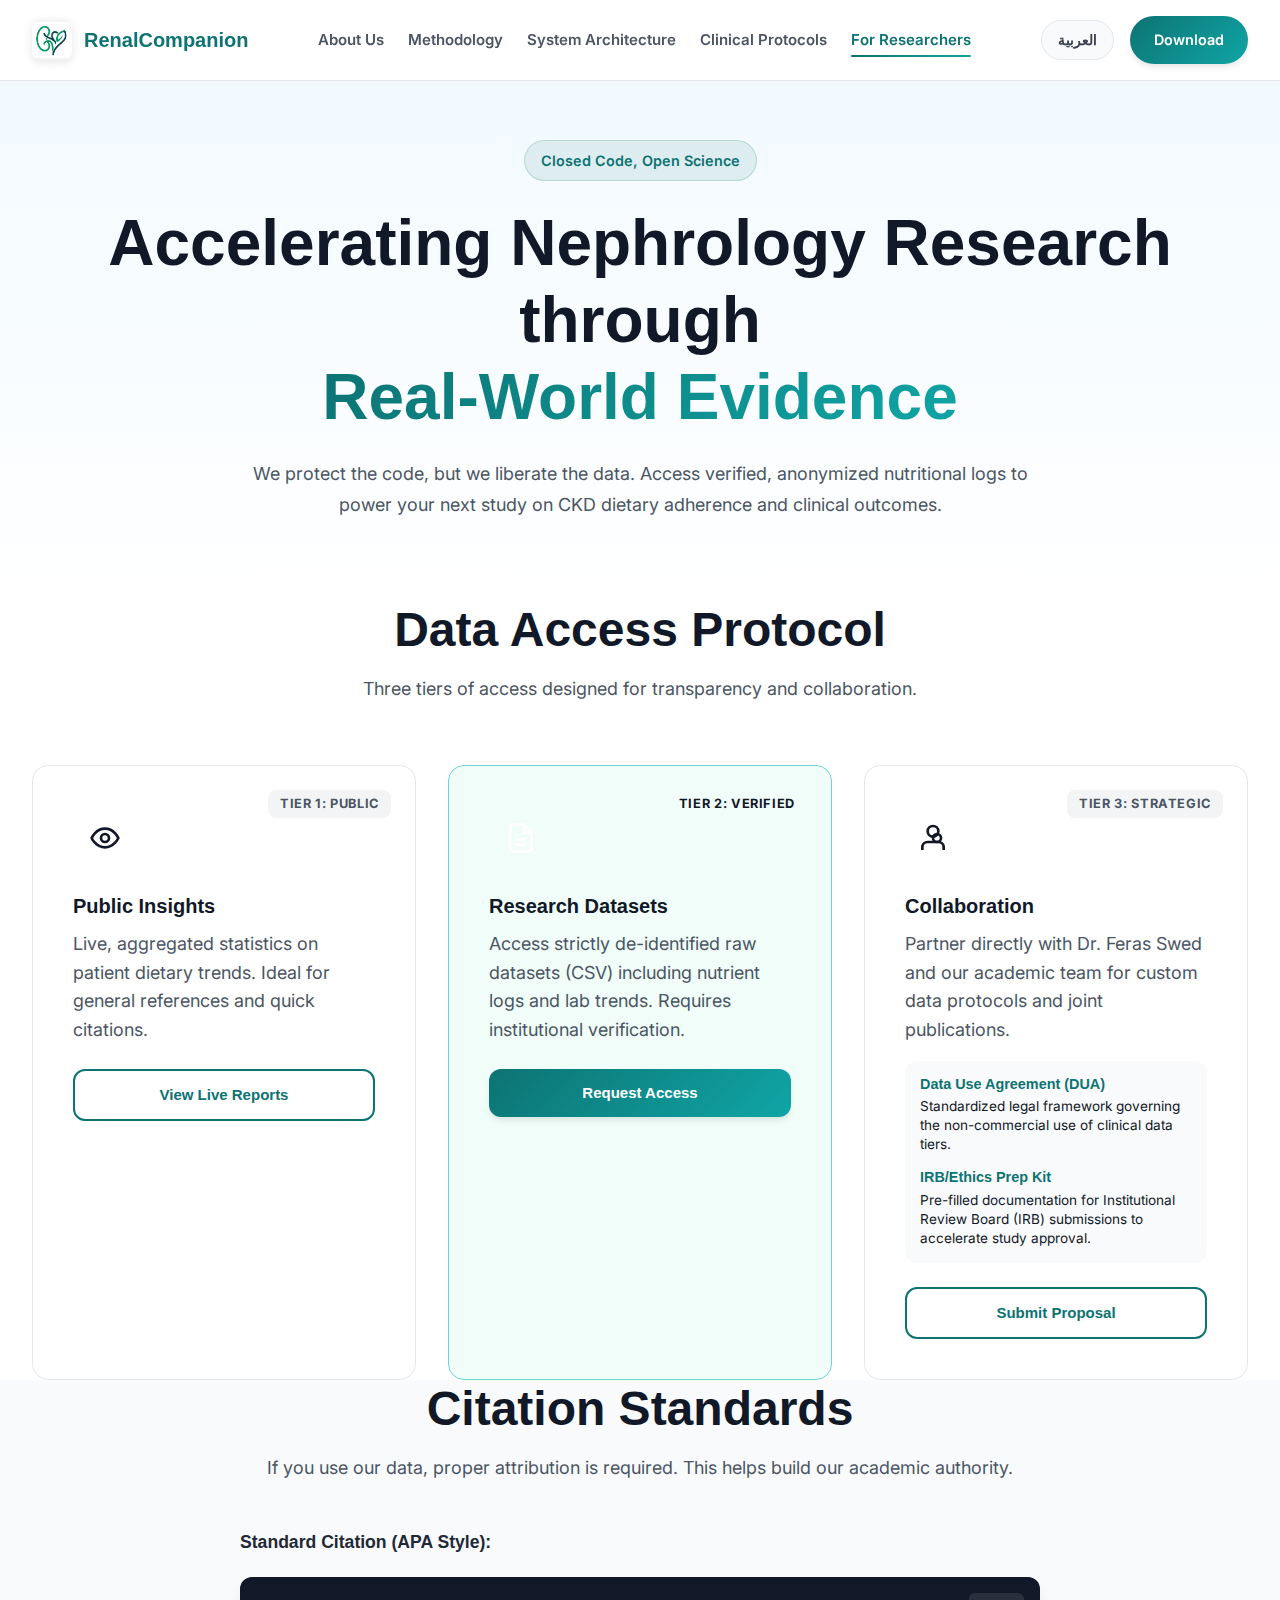
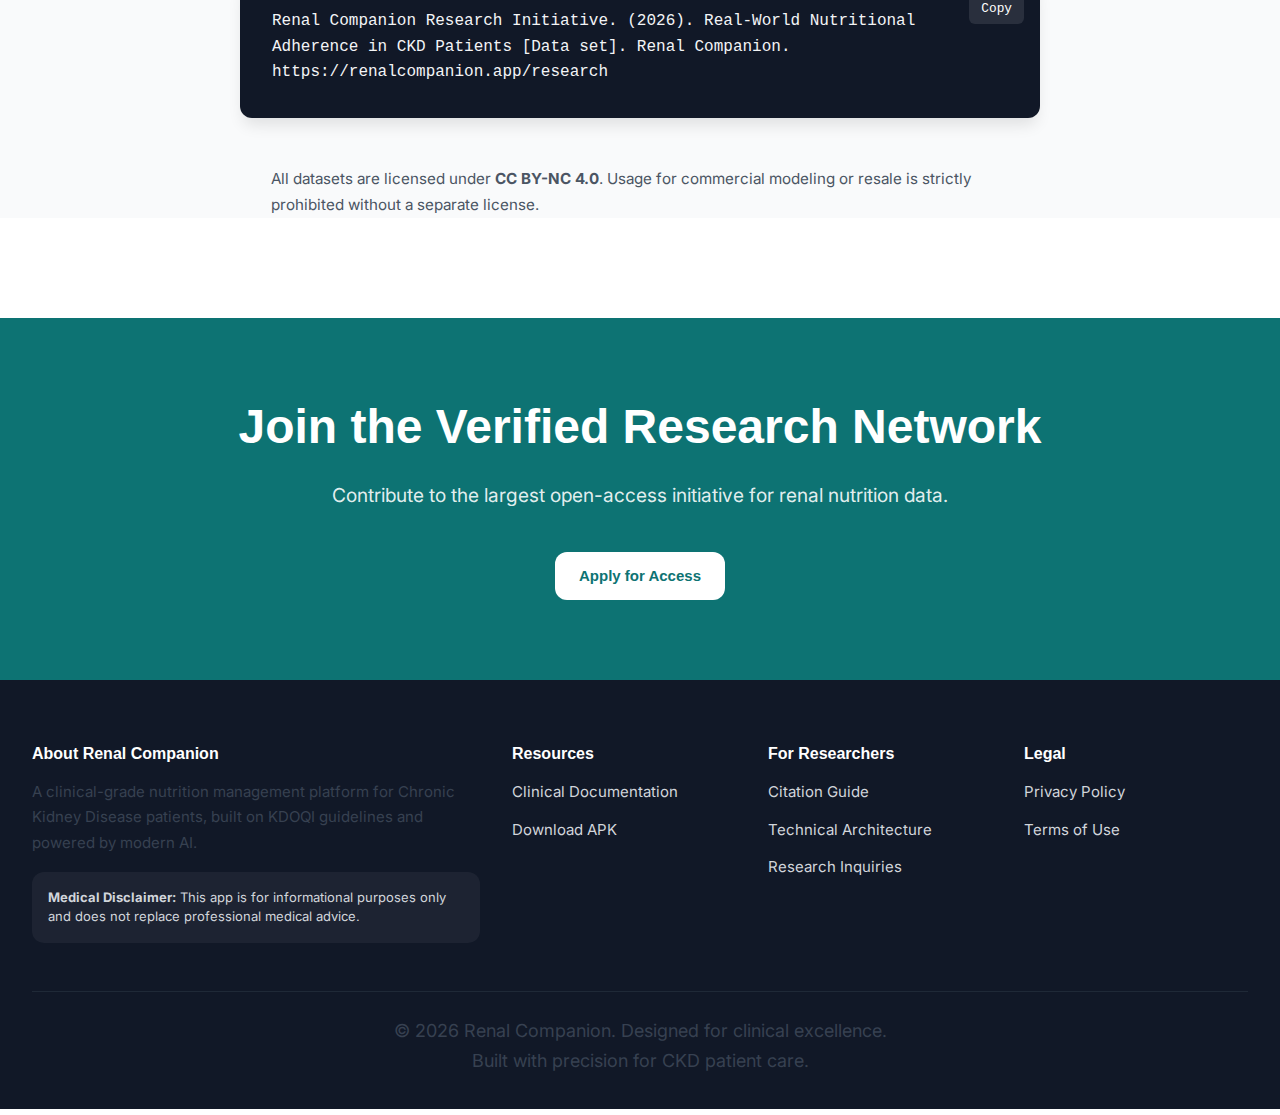
<file: researchers.html>
<!DOCTYPE html>
<html lang="en" dir="ltr">

<head>
    <meta charset="UTF-8">
    <meta name="viewport" content="width=device-width, initial-scale=1.0">
    <title data-i18n="research_page_title">Renal Companion | Research Initiative</title>

    <!-- Fonts & Icons -->
    <link rel="preconnect" href="https://fonts.googleapis.com">
    <link rel="preconnect" href="https://fonts.gstatic.com" crossorigin>
    <link
        href="https://fonts.googleapis.com/css2?family=Inter:wght@300;400;500;600;700;800&family=Outfit:wght@500;700;800&display=swap"
        rel="stylesheet">
    <link href="https://fonts.googleapis.com/css2?family=Cairo:wght@400;600;700;800&display=swap" rel="stylesheet">

    <!-- CSS -->
    <link rel="stylesheet" href="./assets/css/main.css">
    <link rel="stylesheet" href="./assets/css/components.css">

    <style>
        .research-hero {
            padding: 140px 0 80px;
            background: linear-gradient(180deg, #F0F9FF 0%, #FFFFFF 100%);
            text-align: center;
        }

        .protocol-badge {
            background: rgba(15, 118, 110, 0.1);
            color: var(--primary-700);
            padding: 8px 16px;
            border-radius: 50px;
            font-weight: 600;
            font-size: 0.9rem;
            display: inline-block;
            margin-bottom: 24px;
            border: 1px solid rgba(15, 118, 110, 0.2);
        }

        .protocol-grid {
            display: grid;
            grid-template-columns: repeat(auto-fit, minmax(300px, 1fr));
            gap: 32px;
            margin-top: 60px;
        }

        .tier-card {
            background: white;
            border: 1px solid var(--neutral-200);
            border-radius: var(--radius-xl);
            padding: 40px;
            transition: all 0.3s ease;
            position: relative;
            overflow: hidden;
        }

        .tier-card:hover {
            transform: translateY(-5px);
            box-shadow: var(--shadow-xl);
            border-color: var(--primary-300);
        }

        .tier-badge {
            position: absolute;
            top: 24px;
            right: 24px;
            background: var(--neutral-100);
            padding: 4px 12px;
            border-radius: 8px;
            font-size: 0.8rem;
            font-weight: 700;
            text-transform: uppercase;
            letter-spacing: 0.05em;
            color: var(--neutral-600);
        }

        .tier-icon {
            width: 64px;
            height: 64px;
            background: var(--primary-50);
            border-radius: 16px;
            display: flex;
            align-items: center;
            justify-content: center;
            margin-bottom: 24px;
            color: var(--primary-600);
        }

        .citation-box {
            background: var(--neutral-900);
            color: var(--neutral-100);
            padding: 32px;
            border-radius: var(--radius-lg);
            font-family: 'Courier New', monospace;
            margin-top: 24px;
            position: relative;
            line-height: 1.6;
            overflow-x: auto;
        }

        .citation-copy-btn {
            position: absolute;
            top: 16px;
            right: 16px;
            background: rgba(255, 255, 255, 0.1);
            border: none;
            color: white;
            padding: 8px 12px;
            border-radius: 6px;
            cursor: pointer;
            font-size: 0.8rem;
            transition: background 0.2s;
        }

        .citation-copy-btn:hover {
            background: rgba(255, 255, 255, 0.2);
        }

        .join-cta {
            background: var(--primary-700);
            color: white;
            padding: 80px 0;
            margin-top: 100px;
            text-align: center;
        }
    </style>
</head>

<body>
    <!-- Navigation -->
    <nav class="navbar" id="navbar">
        <div class="container">
            <!-- Logo area -->
            <a href="index.html" class="nav-brand" data-i18n-aria="nav_logo_alt">
                <div class="logo">
                    <img src="./assets/images/logo.png" alt="Renal Companion Logo" class="nav-logo-img">
                </div>
                <span class="brand-name" data-i18n="nav_brand_name">RenalCompanion</span>
            </a>

            <!-- Desktop Menu -->
            <ul class="nav-menu" id="navMenu">
                <li><a href="about.html" data-i18n="nav_about">About Us</a></li>
                <li><a href="methodology.html" data-i18n="nav_features">Methodology</a></li>
                <li><a href="index.html#technology" data-i18n="nav_technology">System Architecture</a></li>
                <li><a href="index.html#clinical" data-i18n="nav_clinical">Clinical Protocols</a></li>
                <li><a href="researchers.html" class="active" data-i18n="nav_researchers">For Researchers</a></li>

                <!-- Mobile Only Menu Items -->
                <li class="mobile-only"><a href="index.html#download" data-i18n="nav_download">Download</a></li>
            </ul>

            <!-- Right Actions (Desktop) -->
            <div class="nav-actions desktop-only">
                <a href="#" class="lang-btn" aria-label="Switch Language">العربية</a>
                <a href="index.html#download" class="nav-cta" data-i18n="nav_download">Download</a>
            </div>

            <!-- Mobile Controls -->
            <div class="mobile-controls mobile-only">
                <a href="#" class="lang-btn small" aria-label="Switch Language">العربية</a>
                <button class="nav-toggle" id="navToggle" data-i18n-aria="nav_toggle_aria">
                    <span></span>
                    <span></span>
                    <span></span>
                </button>
            </div>
        </div>
    </nav>

    <!-- Hero -->
    <header class="research-hero">
        <div class="container">
            <div class="protocol-badge" data-i18n="res_badge">Closed Code, Open Science</div>
            <h1 class="hero-title" style="margin-bottom: 24px;">
                <span data-i18n="res_hero_title">Accelerating Nephrology Research through</span><br>
                <span class="highlight" data-i18n="res_hero_highlight">Real-World Evidence</span>
            </h1>
            <p class="hero-subtitle" style="max-width: 800px; margin: 0 auto;" data-i18n="res_hero_subtitle">
                We protect the code, but we liberate the data. Access verified, anonymized nutritional logs to power
                your next study on CKD dietary adherence and clinical outcomes.
            </p>
        </div>
    </header>

    <!-- Data Tiers -->
    <section class="section" id="data-access">
        <div class="container">
            <div class="section-header centered">
                <h2 class="section-title" data-i18n="res_data_title">Data Access Protocol</h2>
                <p class="section-subtitle" data-i18n="res_data_subtitle">Three tiers of access designed for
                    transparency and collaboration.</p>
            </div>

            <div class="protocol-grid">
                <!-- Tier 1 -->
                <div class="tier-card">
                    <div class="tier-badge" data-i18n="res_tier1_label">Tier 1: Public</div>
                    <div class="tier-icon">
                        <svg width="32" height="32" viewBox="0 0 24 24" fill="none" stroke="currentColor"
                            stroke-width="2">
                            <path d="M2 12s3-7 10-7 10 7 10 7-3 7-10 7-10-7-10-7Z" />
                            <circle cx="12" cy="12" r="3" />
                        </svg>
                    </div>
                    <h3 style="margin-bottom: 12px; font-size: 1.25rem;" data-i18n="res_tier1_title">Public Insights
                    </h3>
                    <p style="color: var(--neutral-600); margin-bottom: 24px; line-height: 1.6;"
                        data-i18n="res_tier1_desc">Live, aggregated statistics on patient dietary trends. Ideal for
                        general references and quick citations.</p>
                    <a href="reports.html" class="btn btn-secondary" style="width: 100%; justify-content: center;"
                        data-i18n="res_tier1_action">View Live Reports (Soon)</a>
                </div>

                <!-- Tier 2 -->
                <div class="tier-card" style="border-color: var(--primary-300); background: #F0FDF9;">
                    <div class="tier-badge" style="background: var(--primary-100); color: var(--primary-800);"
                        data-i18n="res_tier2_label">Tier 2: Verified</div>
                    <div class="tier-icon" style="background: var(--primary-600); color: white;">
                        <svg width="32" height="32" viewBox="0 0 24 24" fill="none" stroke="currentColor"
                            stroke-width="2">
                            <path d="M14 2H6a2 2 0 0 0-2 2v16a2 2 0 0 0 2 2h12a2 2 0 0 0 2-2V8z" />
                            <polyline points="14 2 14 8 20 8" />
                            <line x1="16" y1="13" x2="8" y2="13" />
                            <line x1="16" y1="17" x2="8" y2="17" />
                            <polyline points="10 9 9 9 8 9" />
                        </svg>
                    </div>
                    <h3 style="margin-bottom: 12px; font-size: 1.25rem;" data-i18n="res_tier2_title">Research Datasets
                    </h3>
                    <p style="color: var(--neutral-600); margin-bottom: 24px; line-height: 1.6;"
                        data-i18n="res_tier2_desc">Access strictly de-identified raw datasets (CSV) including nutrient
                        logs and lab trends. Requires institutional verification.</p>
                    <a href="mailto:ferasswed2022@gmail.com?subject=Research Access Request" class="btn btn-primary"
                        style="width: 100%; justify-content: center;" data-i18n="res_tier2_action">Request Access</a>
                </div>

                <!-- Tier 3: Strategic Collaboration -->
                <div class="tier-card">
                    <div class="tier-badge" data-i18n="res_tier3_label">Tier 3: Strategic</div>
                    <div class="tier-icon">
                        <svg width="32" height="32" viewBox="0 0 24 24" fill="none" stroke="currentColor"
                            stroke-width="2">
                            <path d="M17 21v-2a4 4 0 0 0-4-4H5a4 4 0 0 0-4 4v2" />
                            <circle cx="9" cy="7" r="4" />
                            <circle cx="12" cy="12" r="3" stroke="var(--primary-600)" fill="var(--primary-50)" />
                        </svg>
                    </div>
                    <h3 style="margin-bottom: 12px; font-size: 1.25rem;" data-i18n="res_tier3_title">Collaboration</h3>
                    <p style="color: var(--neutral-600); margin-bottom: 16px; line-height: 1.6;"
                        data-i18n="res_tier3_desc">Partner directly with Dr. Feras Swed and our academic team for custom
                        data protocols and joint publications.</p>

                    <!-- Added Scientific Enhancements -->
                    <div
                        style="background: var(--neutral-50); padding: 15px; border-radius: 12px; margin-bottom: 24px;">
                        <div style="margin-bottom: 15px;">
                            <h4 style="font-size: 0.9rem; color: var(--primary-700); margin-bottom: 4px;"
                                data-i18n="res_dua_title">Data Use Agreement (DUA)</h4>
                            <p style="font-size: 0.85rem; color: var(--neutral-500); line-height: 1.4;"
                                data-i18n="res_dua_desc">Standardized legal framework governing the non-commercial use
                                of clinical data tiers.</p>
                        </div>
                        <div>
                            <h4 style="font-size: 0.9rem; color: var(--primary-700); margin-bottom: 4px;"
                                data-i18n="res_irb_kit_title">IRB/Ethics Prep Kit</h4>
                            <p style="font-size: 0.85rem; color: var(--neutral-500); line-height: 1.4;"
                                data-i18n="res_irb_kit_desc">Pre-filled documentation for Institutional Review Board
                                (IRB) submissions to accelerate study approval.</p>
                        </div>
                    </div>

                    <a href="mailto:ferasswed2022@gmail.com?subject=Collaboration Proposal" class="btn btn-secondary"
                        style="width: 100%; justify-content: center;" data-i18n="res_tier3_action">Submit Proposal</a>
                </div>
            </div>
        </div>
    </section>

    <!-- Citation Guide -->
    <section class="section" style="background: var(--neutral-50);">
        <div class="container">
            <div class="section-header centered">
                <h2 class="section-title" data-i18n="res_cite_title">Citation Standards</h2>
                <p class="section-subtitle" data-i18n="res_cite_subtitle">If you use our data, proper attribution is
                    required. This helps build our academic authority.</p>
            </div>

            <div style="max-width: 800px; margin: 0 auto;">
                <h3 style="font-size: 1.1rem; margin-bottom: 16px; color: var(--neutral-800);"
                    data-i18n="res_cite_format_label">Standard Citation (APA Style):</h3>
                <div class="citation-box">
                    <button class="citation-copy-btn" onclick="copyCitation()" data-i18n="res_btn_copy">Copy</button>
                    <code id="citation-text"
                        data-i18n="res_citation_code">Renal Companion Research Initiative. (2026). Real-World Nutritional Adherence in CKD Patients [Data set]. Renal Companion. https://renal-companion.github.io/landing/researchers</code>
                </div>

                <div style="margin-top: 24px; display: flex; gap: 12px; align-items: start;">
                    <svg width="24" height="24" viewBox="0 0 24 24" fill="none" stroke="var(--primary-600)"
                        stroke-width="2">
                        <circle cx="12" cy="12" r="10" />
                        <line x1="12" y1="8" x2="12" y2="12" />
                        <line x1="12" y1="16" x2="12.01" y2="16" />
                    </svg>
                    <p style="font-size: 0.95rem; color: var(--neutral-600); margin: 0;" data-i18n="res_cite_note">All
                        datasets are licensed under <strong>CC BY-NC 4.0</strong>. Usage for commercial modeling or
                        resale is strictly prohibited without a separate license.</p>
                </div>
            </div>
        </div>
    </section>

    <!-- CTA -->
    <section class="join-cta">
        <div class="container">
            <h2 style="color: white; margin-bottom: 24px;" data-i18n="res_cta_title">Join the Verified Research Network
            </h2>
            <p style="color: rgba(255,255,255,0.9); margin-bottom: 40px; font-size: 1.2rem;"
                data-i18n="res_cta_subtitle">Contribute to the largest open-access initiative for renal nutrition data.
            </p>
            <a href="mailto:ferasswed2022@gmail.com" class="btn"
                style="background: white; color: var(--primary-700); border: none;" data-i18n="res_cta_btn">Apply for
                Access</a>
        </div>
    </section>

    <!-- Footer -->
    <footer class="footer">
        <div class="container">
            <div class="footer-grid">
                <div class="footer-col">
                    <h4 data-i18n="footer_about_title">About Renal Companion</h4>
                    <p data-i18n="footer_about_text">A clinical-grade nutrition management platform for Chronic Kidney
                        Disease patients, built on
                        KDOQI guidelines and powered by modern AI.</p>
                    <div class="footer-disclaimer">
                        <strong data-i18n="footer_disclaimer">Medical Disclaimer:</strong> <span
                            data-i18n="footer_disclaimer_text">This app is for informational purposes only and does not
                            replace professional medical advice.</span>
                    </div>
                </div>
                <div class="footer-col">
                    <h4 data-i18n="footer_resources">Resources</h4>
                    <ul>
                        <li><a href="index.html#clinical" data-i18n="footer_resources_docs">Clinical Documentation</a>
                        </li>
                        <li><a href="index.html#download" data-i18n="footer_resources_download">Download APK</a></li>
                    </ul>
                </div>
                <div class="footer-col">
                    <h4 data-i18n="footer_researchers">For Researchers</h4>
                    <ul>
                        <li><a href="index.html#researchers" data-i18n="footer_researchers_citation">Citation Guide</a>
                        </li>
                        <li><a href="index.html#technology" data-i18n="footer_researchers_arch">Technical
                                Architecture</a></li>
                        <li><a href="mailto:ferasswed2022@gmail.com" data-i18n="footer_researchers_contact">Research
                                Inquiries</a></li>
                    </ul>
                </div>
                <div class="footer-col">
                    <h4 data-i18n="footer_legal">Legal</h4>
                    <ul>
                        <li><a href="privacy.html" data-i18n="footer_legal_privacy">Privacy Policy</a></li>
                        <li><a href="index.html#terms" data-i18n="footer_legal_terms">Terms of Use</a></li>
                    </ul>
                </div>
            </div>
            <div class="footer-bottom">
                <p data-i18n="footer_copyright">&copy; 2026 Renal Companion. Designed for clinical excellence.</p>
                <p data-i18n="footer_tagline">Built with precision for CKD patient care.</p>
            </div>
        </div>
    </footer>

    <script src="./assets/js/utils.js"></script>
    <script src="./assets/js/main.js"></script>
    <script src="./assets/js/i18n.js"></script>
    <script>
        function copyCitation() {
            const text = document.getElementById('citation-text').innerText;
            window.copyToClipboard(text, 'Citation copied!');
        }
    </script>
</body>

</html>
</file>
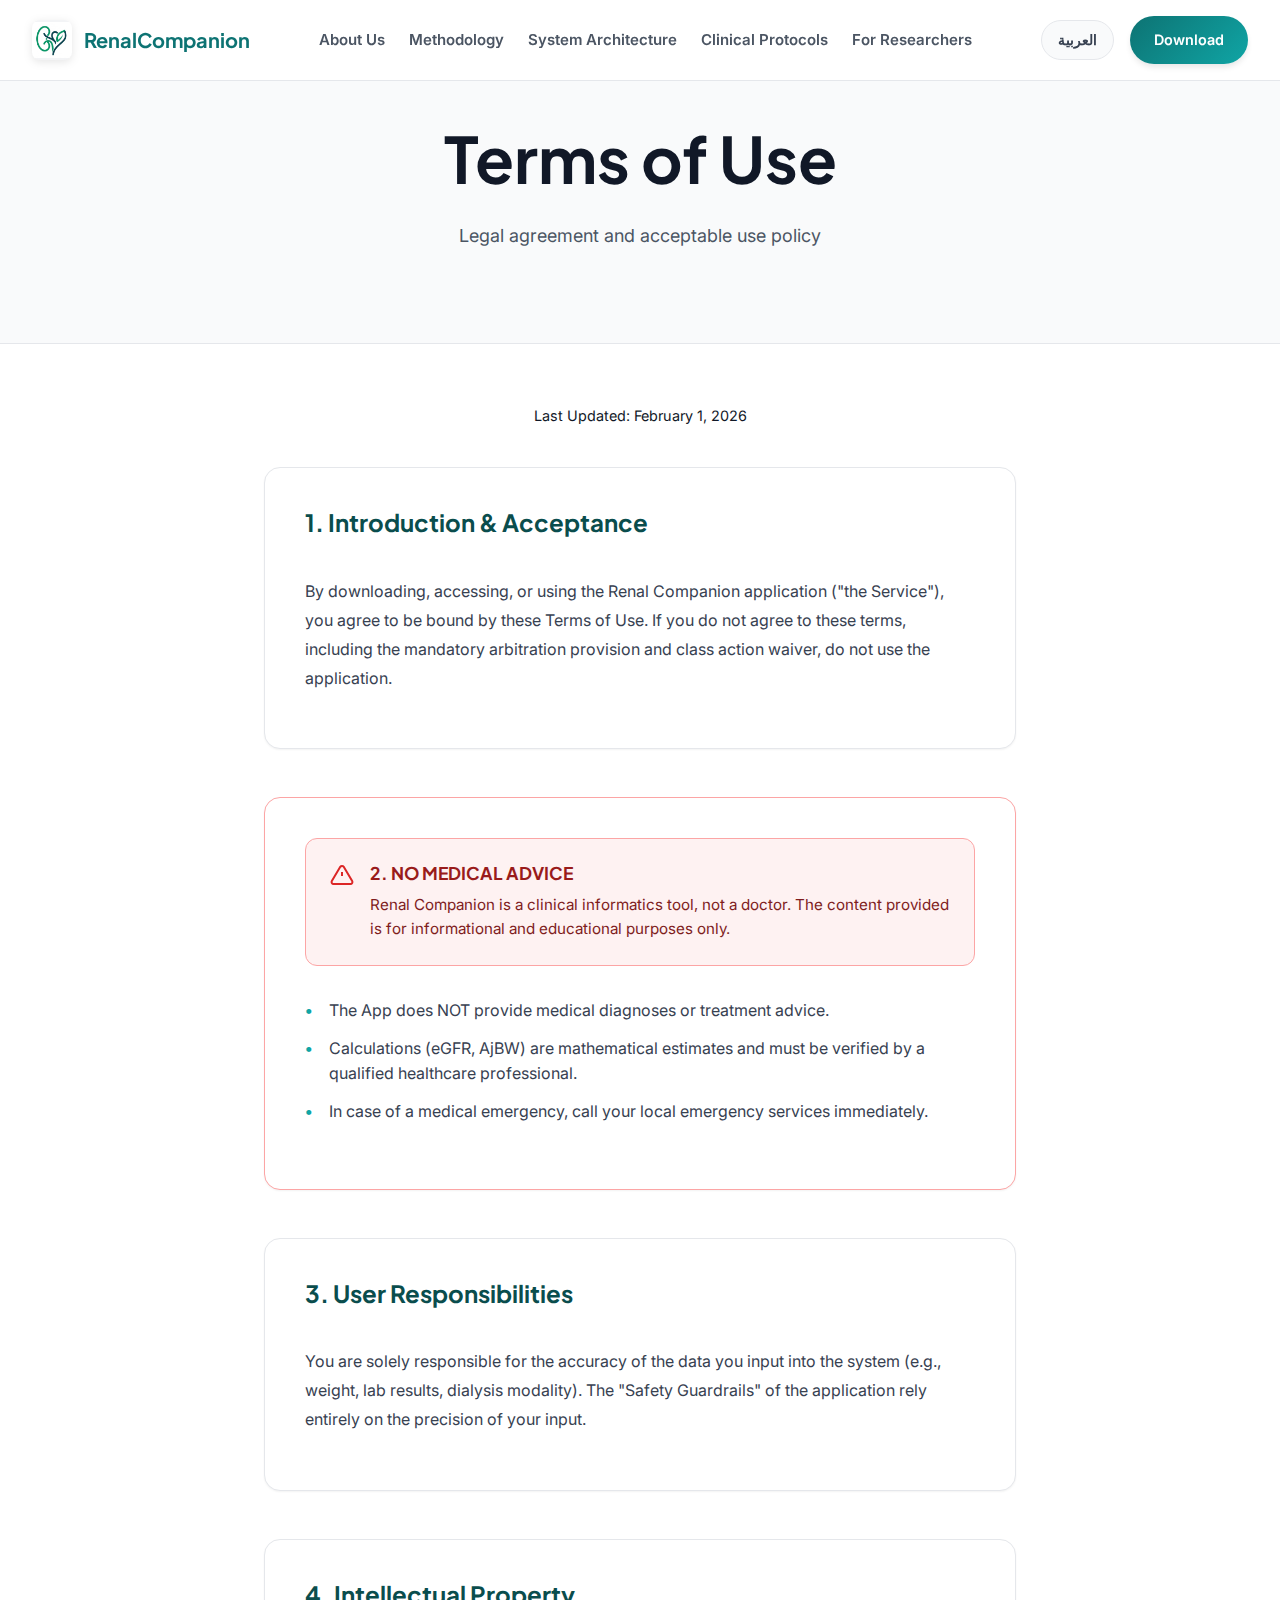
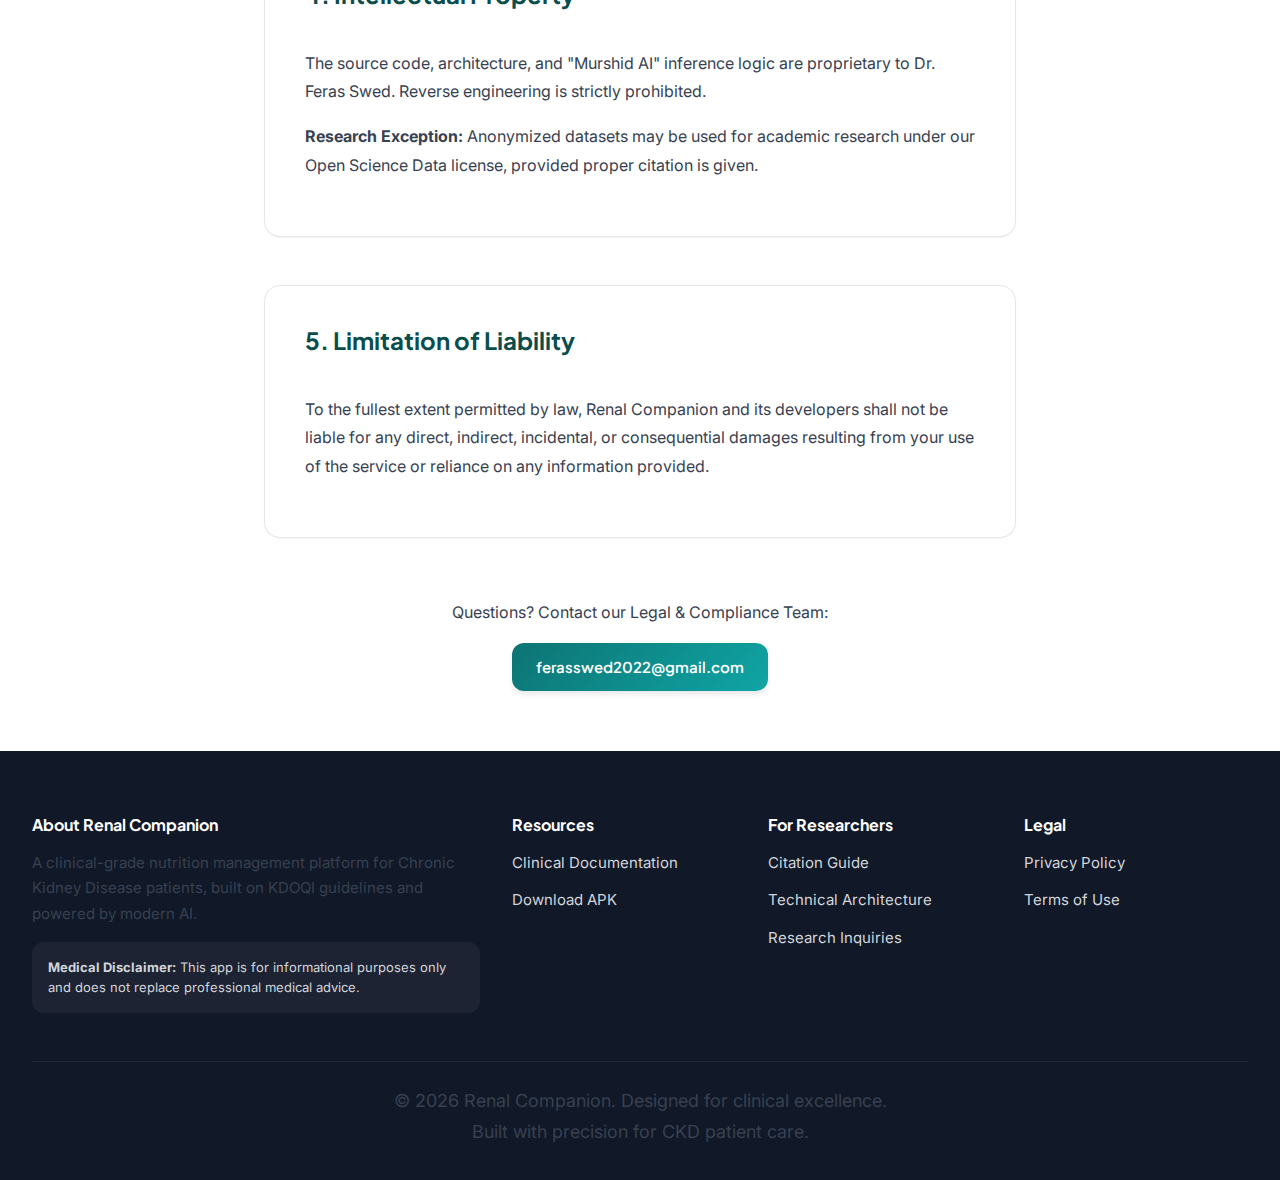
<file: terms.html>
<!DOCTYPE html>
<html lang="en" dir="ltr">

<head>
    <meta charset="UTF-8">
    <meta name="viewport" content="width=device-width, initial-scale=1.0">
    <!-- Analytics -->
    <script src="./assets/js/analytics.js"></script>
    <title data-i18n="terms_page_title">Terms of Use | Renal Companion</title>
    <!-- Favicon -->
    <link rel="icon" type="image/png" href="./assets/images/favicon.png">

    <!-- Fonts -->
    <link rel="preconnect" href="https://fonts.googleapis.com">
    <link rel="preconnect" href="https://fonts.gstatic.com" crossorigin>
    <link
        href="https://fonts.googleapis.com/css2?family=Inter:wght@400;500;600;700&family=Plus+Jakarta+Sans:wght@500;600;700;800&family=Cairo:wght@400;600;700;800&display=swap"
        rel="stylesheet">

    <!-- CSS -->
    <link rel="stylesheet" href="./assets/css/main.css">
    <link rel="stylesheet" href="./assets/css/components.css">

    <style>
        .terms-hero {
            padding: 120px 0 60px;
            background: var(--neutral-50);
            text-align: center;
            border-bottom: 1px solid var(--neutral-200);
        }

        .legal-container {
            max-width: 800px;
            margin: 60px auto;
            padding: 0 24px;
        }

        .legal-section {
            margin-bottom: 48px;
            background: white;
            padding: 40px;
            border-radius: var(--radius-xl);
            border: 1px solid var(--neutral-200);
            box-shadow: var(--shadow-sm);
        }

        .legal-section h2 {
            font-family: var(--font-heading);
            color: var(--primary-900);
            font-size: 1.5rem;
            margin-bottom: 24px;
            padding-bottom: 16px;
            border-bottom: 2px solid var(--primary-100);
        }

        .legal-text {
            color: var(--neutral-700);
            line-height: 1.8;
            font-size: 1rem;
            margin-bottom: 16px;
        }

        .legal-list {
            list-style: none;
            margin: 24px 0;
        }

        .legal-list li {
            position: relative;
            padding-inline-start: 24px;
            margin-bottom: 12px;
            color: var(--neutral-700);
            line-height: 1.6;
        }

        .legal-list li::before {
            content: "•";
            color: var(--primary-500);
            font-weight: bold;
            position: absolute;
            left: 0;
            /* LTR default */
        }

        [dir="rtl"] .legal-list li::before {
            left: auto;
            right: 0;
        }

        .alert-box {
            background: #FEF2F2;
            border: 1px solid #FCA5A5;
            border-radius: var(--radius-lg);
            padding: 24px;
            margin: 32px 0;
            display: flex;
            gap: 16px;
            align-items: start;
        }

        .alert-icon {
            color: #DC2626;
            flex-shrink: 0;
        }

        .alert-content h3 {
            color: #991B1B;
            font-size: 1.1rem;
            margin-bottom: 8px;
        }

        .alert-content p {
            color: #7F1D1D;
            font-size: 0.95rem;
            line-height: 1.6;
        }
    </style>
</head>

<body>
    <!-- Navigation -->
    <nav class="navbar" id="navbar">
        <div class="container">
            <a href="index.html" class="nav-brand">
                <div class="logo">
                    <img src="./assets/images/logo.png" alt="Renal Companion Logo" class="nav-logo-img">
                </div>
                <span class="brand-name" data-i18n="nav_brand_name">RenalCompanion</span>
            </a>

            <ul class="nav-menu" id="navMenu">
                <li><a href="about.html" data-i18n="nav_about">About Us</a></li>
                <li><a href="methodology.html" data-i18n="nav_features">Methodology</a></li>
                <li><a href="index.html#technology" data-i18n="nav_technology">System Architecture</a></li>
                <li><a href="index.html#clinical" data-i18n="nav_clinical">Clinical Protocols</a></li>
                <li><a href="researchers.html" data-i18n="nav_researchers">For Researchers</a></li>
            </ul>

            <div class="nav-actions desktop-only">
                <a href="#" class="lang-btn" aria-label="Switch Language">العربية</a>
                <a href="index.html#download" class="nav-cta" data-i18n="nav_download">Download</a>
            </div>

            <div class="mobile-controls mobile-only">
                <a href="#" class="lang-btn small" aria-label="Switch Language">العربية</a>
                <button class="nav-toggle" id="navToggle">
                    <span></span><span></span><span></span>
                </button>
            </div>
        </div>
    </nav>

    <!-- Hero -->
    <header class="terms-hero">
        <div class="container">
            <h1 class="hero-title" data-i18n="terms_hero_title">Terms of Use</h1>
            <p class="hero-subtitle" data-i18n="terms_hero_subtitle">Legal agreement and acceptable use policy</p>
        </div>
    </header>

    <main class="legal-container">
        <!-- Last Updated -->
        <div style="text-align: center; margin-bottom: 40px; color: var(--neutral-500); font-size: 0.9rem;">
            <span data-i18n="terms_last_updated">Last Updated: February 1, 2026</span>
        </div>

        <!-- 1. Introduction -->
        <section class="legal-section">
            <h2 data-i18n="terms_sec1_title">1. Introduction & Acceptance</h2>
            <p class="legal-text" data-i18n="terms_sec1_text">By downloading, accessing, or using the Renal Companion
                application ("the Service"), you agree to be bound by these Terms of Use. If you do not agree to these
                terms, including the mandatory arbitration provision and class action waiver, do not use the
                application.</p>
        </section>

        <!-- 2. Medical Disclaimer (CRITICAL) -->
        <section class="legal-section" style="border-color: #FCA5A5;">
            <div class="alert-box" style="margin-top: 0;">
                <div class="alert-icon">
                    <svg width="24" height="24" viewBox="0 0 24 24" fill="none" stroke="currentColor" stroke-width="2">
                        <path
                            d="M10.29 3.86L1.82 18a2 2 0 0 0 1.71 3h16.94a2 2 0 0 0 1.71-3L13.71 3.86a2 2 0 0 0-3.42 0z" />
                        <line x1="12" y1="9" x2="12" y2="13" />
                        <line x1="12" y1="17" x2="12.01" y2="17" />
                    </svg>
                </div>
                <div class="alert-content">
                    <h3 data-i18n="terms_sec2_title">2. NO MEDICAL ADVICE</h3>
                    <p data-i18n="terms_sec2_text">Renal Companion is a clinical informatics tool, not a doctor. The
                        content provided is for informational and educational purposes only.</p>
                </div>
            </div>
            <ul class="legal-list">
                <li data-i18n="terms_sec2_li1">The App does NOT provide medical diagnoses or treatment advice.</li>
                <li data-i18n="terms_sec2_li2">Calculations (eGFR, AjBW) are mathematical estimates and must be verified
                    by a qualified healthcare professional.</li>
                <li data-i18n="terms_sec2_li3">In case of a medical emergency, call your local emergency services
                    immediately.</li>
            </ul>
        </section>

        <!-- 3. User Responsibilities -->
        <section class="legal-section">
            <h2 data-i18n="terms_sec3_title">3. User Responsibilities</h2>
            <p class="legal-text" data-i18n="terms_sec3_text">You are solely responsible for the accuracy of the data
                you input into the system (e.g., weight, lab results, dialysis modality). The "Safety Guardrails" of the
                application rely entirely on the precision of your input.</p>
        </section>

        <!-- 4. Intellectual Property -->
        <section class="legal-section">
            <h2 data-i18n="terms_sec4_title">4. Intellectual Property</h2>
            <p class="legal-text" data-i18n="terms_sec4_text">The source code, architecture, and "Murshid AI" inference
                logic are proprietary to Dr. Feras Swed. Reverse engineering is strictly prohibited.</p>
            <p class="legal-text" data-i18n="terms_sec4_note"><strong>Research Exception:</strong> Anonymized datasets
                may be used for academic research under our Open Science Data license, provided proper citation is
                given.</p>
        </section>

        <!-- 5. Limitation of Liability -->
        <section class="legal-section">
            <h2 data-i18n="terms_sec5_title">5. Limitation of Liability</h2>
            <p class="legal-text" data-i18n="terms_sec5_text">To the fullest extent permitted by law, Renal Companion
                and its developers shall not be liable for any direct, indirect, incidental, or consequential damages
                resulting from your use of the service or reliance on any information provided.</p>
        </section>

        <!-- Contact -->
        <div style="text-align: center; margin-top: 60px;">
            <p class="legal-text" data-i18n="terms_contact">Questions? Contact our Legal & Compliance Team:</p>
            <a href="mailto:ferasswed2022@gmail.com" class="btn btn-primary"
                style="display: inline-flex;">ferasswed2022@gmail.com</a>
        </div>

    </main>

    <!-- Footer -->
    <footer class="footer">
        <div class="container">
            <div class="footer-grid">
                <div class="footer-col">
                    <h4 data-i18n="footer_about_title">About Renal Companion</h4>
                    <p data-i18n="footer_about_text">A clinical-grade nutrition management platform for Chronic Kidney
                        Disease patients, built on
                        KDOQI guidelines and powered by modern AI.</p>
                    <div class="footer-disclaimer">
                        <strong data-i18n="footer_disclaimer">Medical Disclaimer:</strong> <span
                            data-i18n="footer_disclaimer_text">This app is for informational purposes only and does not
                            replace professional medical advice.</span>
                    </div>
                </div>
                <div class="footer-col">
                    <h4 data-i18n="footer_resources">Resources</h4>
                    <ul>
                        <li><a href="index.html#clinical" data-i18n="footer_resources_docs">Clinical Documentation</a>
                        </li>
                        <li><a href="index.html#download" data-i18n="footer_resources_download">Download APK</a></li>
                    </ul>
                </div>
                <div class="footer-col">
                    <h4 data-i18n="footer_researchers">For Researchers</h4>
                    <ul>
                        <li><a href="researchers.html" data-i18n="footer_researchers_citation">Citation Guide</a></li>
                        <li><a href="index.html#technology" data-i18n="footer_researchers_arch">Technical
                                Architecture</a></li>
                        <li><a href="mailto:ferasswed2022@gmail.com" data-i18n="footer_researchers_contact">Research
                                Inquiries</a></li>
                    </ul>
                </div>
                <div class="footer-col">
                    <h4 data-i18n="footer_legal">Legal</h4>
                    <ul>
                        <li><a href="privacy.html" data-i18n="footer_legal_privacy">Privacy Policy</a></li>
                        <li><a href="terms.html" class="active" data-i18n="footer_legal_terms">Terms of Use</a></li>
                    </ul>
                </div>
            </div>
            <div class="footer-bottom">
                <p data-i18n="footer_copyright">&copy; 2026 Renal Companion. Designed for clinical excellence.</p>
                <p data-i18n="footer_tagline">Built with precision for CKD patient care.</p>
            </div>
        </div>
    </footer>

    <script src="./assets/js/utils.js"></script>
    <script src="./assets/js/i18n.js"></script>
    <script src="./assets/js/main.js"></script>
</body>

</html>
</file>
<file: assets/css/main.css>
/* ========================================
   RENAL COMPANION LANDING PAGE
   Main CSS - Design System & Core Styles
   ======================================== */

/* CSS Variables (Design Tokens) */
:root {
    /* Primary Medical Teal */
    --primary-900: #0A4D4D;
    --primary-700: #0D7373;
    --primary-500: #10A5A5;
    --primary-300: #6BD4D4;

    /* Clinical Blue */
    --clinical-800: #1E3A8A;
    --clinical-600: #2563EB;

    /* Neutrals */
    --neutral-50: #F9FAFB;
    --neutral-100: #F3F4F6;
    --neutral-200: #E5E7EB;
    --neutral-300: #D1D5DB;
    --neutral-600: #4B5563;
    --neutral-700: #374151;
    --neutral-800: #1F2937;
    --neutral-900: #111827;

    /* Status Colors */
    --success: #10B981;
    --warning: #F59E0B;
    --danger: #EF4444;

    /* Gradients */
    --gradient-primary: linear-gradient(135deg, var(--primary-700), var(--primary-500));
    --gradient-clinical: linear-gradient(135deg, var(--clinical-800), var(--clinical-600));
    --gradient-success: linear-gradient(135deg, #059669, var(--success));
    --gradient-ai: linear-gradient(135deg, #7C3AED, #A78BFA);

    /* Spacing (8px grid) */
    --space-1: 4px;
    --space-2: 8px;
    --space-3: 12px;
    --space-4: 16px;
    --space-6: 24px;
    --space-8: 32px;
    --space-12: 48px;
    --space-16: 64px;
    --space-24: 96px;
    --space-32: 128px;

    /* Typography */
    --font-heading: 'Plus Jakarta Sans', -apple-system, BlinkMacSystemFont, 'Segoe UI', sans-serif;
    --font-body: 'Inter', -apple-system, BlinkMacSystemFont, 'Segoe UI', sans-serif;
    --font-mono: 'JetBrains Mono', 'Courier New', monospace;

    /* Shadows */
    --shadow-sm: 0 1px 2px 0 rgb(0 0 0 / 0.05);
    --shadow-md: 0 4px 6px -1px rgb(0 0 0 / 0.1);
    --shadow-lg: 0 10px 15px -3px rgb(0 0 0 / 0.1);
    --shadow-xl: 0 20px 25px -5px rgb(0 0 0 / 0.1);
    --shadow-2xl: 0 25px 50px -12px rgb(0 0 0 / 0.25);

    /* Border Radius */
    --radius-sm: 4px;
    --radius-md: 8px;
    --radius-lg: 12px;
    --radius-xl: 16px;
    --radius-2xl: 24px;
    --radius-full: 9999px;

    /* Transitions */
    --transition-fast: 150ms cubic-bezier(0.4, 0, 0.2, 1);
    --transition-base: 300ms cubic-bezier(0.4, 0, 0.2, 1);
    --transition-slow: 500ms cubic-bezier(0.4, 0, 0.2, 1);
}

/* ========================================
   RESET & BASE STYLES
   ======================================== */

* {
    margin: 0;
    padding: 0;
    box-sizing: border-box;
}

html {
    scroll-behavior: smooth;
    font-size: 16px;
}

body {
    font-family: var(--font-body);
    line-height: 1.6;
    color: var(--neutral-900);
    background-color: #FFFFFF;
    overflow-x: hidden;
    -webkit-font-smoothing: antialiased;
    -moz-osx-font-smoothing: grayscale;
}

img {
    max-width: 100%;
    height: auto;
    display: block;
}

a {
    text-decoration: none;
    color: inherit;
    transition: all var(--transition-base);
}

button {
    font-family: inherit;
    cursor: pointer;
    border: none;
    background: none;
}

ul,
ol {
    list-style: none;
}

/* ========================================
   TYPOGRAPHY
   ======================================== */

h1,
h2,
h3,
h4,
h5,
h6 {
    font-family: var(--font-heading);
    font-weight: 700;
    line-height: 1.2;
    color: var(--neutral-900);
}

h1 {
    font-size: clamp(2.5rem, 5vw, 4rem);
}

h2 {
    font-size: clamp(2rem, 4vw, 3rem);
}

h3 {
    font-size: clamp(1.5rem, 3vw, 2rem);
}

h4 {
    font-size: clamp(1.25rem, 2vw, 1.5rem);
}

p {
    font-size: clamp(1rem, 1.5vw, 1.125rem);
    line-height: 1.7;
    color: var(--neutral-700);
}

.highlight {
    background: var(--gradient-primary);
    -webkit-background-clip: text;
    -webkit-text-fill-color: transparent;
    background-clip: text;
}

/* ========================================
   LAYOUT UTILITIES
   ======================================== */

.container {
    width: 100%;
    max-width: 1280px;
    margin: 0 auto;
    padding: 0 var(--space-6);
}

@media (min-width: 768px) {
    .container {
        padding: 0 var(--space-8);
    }
}

.section-padding {
    padding: var(--space-16) 0;
}

@media (min-width: 768px) {
    .section-padding {
        padding: var(--space-24) 0;
    }
}

.bg-light {
    background-color: var(--neutral-50);
}

/* ========================================
   NAVIGATION
   ======================================== */

/* ========================================
   NAVIGATION
   ======================================== */

/* Utility Visibility Classes */
.desktop-only {
    display: flex !important;
}

.mobile-only {
    display: none !important;
}

@media (max-width: 992px) {
    .desktop-only {
        display: none !important;
    }

    .mobile-only {
        display: flex !important;
    }
}

.navbar {
    position: fixed;
    top: 0;
    left: 0;
    right: 0;
    z-index: 999;
    background: rgba(255, 255, 255, 0.95);
    backdrop-filter: blur(10px);
    border-bottom: 1px solid var(--neutral-200);
    transition: all var(--transition-base);
}

.navbar .container {
    display: flex;
    align-items: center;
    justify-content: space-between;
    height: 80px;
    /* Fixed robust height */
}

/* Brand */
.nav-brand {
    display: flex;
    align-items: center;
    gap: var(--space-3);
    z-index: 1001;
}

.logo {
    width: 40px;
    height: 40px;
    display: flex;
    align-items: center;
    justify-content: center;
}

.nav-logo-img {
    width: 100%;
    height: 100%;
    object-fit: contain;
    filter: drop-shadow(0 2px 4px rgba(0, 0, 0, 0.1));
}

.brand-name {
    font-family: var(--font-heading);
    font-size: 1.25rem;
    font-weight: 700;
    color: var(--primary-700);
}

/* Desktop Menu */
.nav-menu {
    display: flex;
    align-items: center;
    gap: var(--space-6);
}

.nav-menu a {
    font-size: 0.938rem;
    font-weight: 600;
    color: var(--neutral-600);
    position: relative;
    padding: 8px 0;
    transition: color 0.2s;
}

.nav-menu a:hover,
.nav-menu a.active {
    color: var(--primary-700);
}

.nav-menu a::after {
    content: '';
    position: absolute;
    bottom: 0;
    left: 0;
    width: 0;
    height: 2px;
    background: var(--gradient-primary);
    transition: width var(--transition-base);
    border-radius: 2px;
}

.nav-menu a:hover::after,
.nav-menu a.active::after {
    width: 100%;
}

/* Nav Actions (Desktop) */
.nav-actions {
    display: flex;
    align-items: center;
    gap: var(--space-4);
}

/* Language Button */
.lang-btn {
    padding: var(--space-2) var(--space-4);
    background: var(--neutral-50);
    border: 1px solid var(--neutral-200);
    border-radius: var(--radius-full);
    font-size: 0.875rem;
    font-weight: 600;
    color: var(--neutral-700);
    transition: all var(--transition-base);
}

.lang-btn:hover {
    background: white;
    box-shadow: var(--shadow-md);
    color: var(--primary-700);
    border-color: var(--primary-300);
    transform: translateY(-1px);
}

.lang-btn.small {
    padding: 6px 12px;
    font-size: 0.8rem;
}

/* CTA Button */
.nav-cta {
    padding: var(--space-3) var(--space-6);
    background: var(--gradient-primary);
    color: white !important;
    border-radius: var(--radius-full);
    font-weight: 600;
    font-size: 0.9rem;
    box-shadow: var(--shadow-md);
}

.nav-cta::after {
    display: none !important;
}

.nav-cta:hover {
    transform: translateY(-2px);
    box-shadow: var(--shadow-lg);
}

/* Mobile Controls */
.mobile-controls {
    display: flex;
    align-items: center;
    gap: var(--space-3);
    z-index: 1001;
}

.nav-toggle {
    display: flex;
    flex-direction: column;
    gap: 5px;
    padding: 10px;
    background: var(--neutral-50);
    border-radius: 8px;
    border: 1px solid var(--neutral-200);
}

.nav-toggle span {
    width: 22px;
    height: 2px;
    background: var(--neutral-800);
    transition: all var(--transition-base);
    border-radius: 2px;
}

.nav-toggle.active span:nth-child(1) {
    transform: rotate(45deg) translate(5px, 5px);
}

.nav-toggle.active span:nth-child(2) {
    opacity: 0;
}

.nav-toggle.active span:nth-child(3) {
    transform: rotate(-45deg) translate(5px, -5px);
}

/* Mobile Menu Drawer */
@media (max-width: 992px) {
    .nav-menu {
        position: fixed;
        top: 0;
        right: 0;
        width: 100%;
        height: 100vh;
        flex-direction: column;
        background: white;
        padding: 110px var(--space-6) var(--space-8);
        gap: var(--space-2);
        /* Smaller gap, handled by padding on items */
        transform: translateX(100%);
        opacity: 0;
        visibility: hidden;
        transition: all 0.4s cubic-bezier(0.25, 1, 0.5, 1);
        z-index: 1000;
        align-items: stretch;
        /* Full width items */
        box-shadow: -10px 0 30px rgba(0, 0, 0, 0.1);
        overflow-y: auto;
        /* Allow scrolling if menu is tall */
    }

    [dir="rtl"] .nav-menu {
        transform: translateX(-100%);
        left: 0;
        right: auto;
    }

    .nav-menu.active {
        transform: translateX(0);
        opacity: 1;
        visibility: visible;
    }

    .nav-menu li {
        width: 100%;
        opacity: 0;
        transform: translateY(10px);
        transition: all 0.3s ease-out;
    }

    .nav-menu.active li {
        opacity: 1;
        transform: translateY(0);
    }

    /* Stagger animation for items */
    .nav-menu.active li:nth-child(1) {
        transition-delay: 0.1s;
    }

    .nav-menu.active li:nth-child(2) {
        transition-delay: 0.15s;
    }

    .nav-menu.active li:nth-child(3) {
        transition-delay: 0.2s;
    }

    .nav-menu.active li:nth-child(4) {
        transition-delay: 0.25s;
    }

    .nav-menu.active li:nth-child(5) {
        transition-delay: 0.3s;
    }

    .nav-menu.active li:nth-child(6) {
        transition-delay: 0.35s;
    }

    .nav-menu a {
        font-size: 1.15rem;
        font-weight: 600;
        color: var(--neutral-700);
        display: flex;
        align-items: center;
        width: 100%;
        padding: 16px 20px;
        border-radius: var(--radius-lg);
        background: transparent;
        border-bottom: 1px solid var(--neutral-100);
        transition: all 0.2s ease;
    }

    .nav-menu a:hover,
    .nav-menu a.active {
        background: var(--neutral-50);
        color: var(--primary-700);
        padding-left: 28px;
        /* Slide effect */
        border-color: transparent;
    }

    [dir="rtl"] .nav-menu a:hover,
    [dir="rtl"] .nav-menu a.active {
        padding-left: 20px;
        padding-right: 28px;
    }

    .nav-menu a::after {
        display: none;
        /* Remove bottom line underline from desktop */
    }

    /* Mobile CTA (Download) */
    .nav-menu .mobile-only {
        margin-top: var(--space-6);
        border-top: 1px solid var(--neutral-200);
        padding-top: var(--space-6);
        display: block !important;
        /* Ensure visibility */
    }

    .nav-menu .mobile-only a {
        background: var(--gradient-primary);
        color: white !important;
        justify-content: center;
        text-align: center;
        font-weight: 700;
        padding: 18px;
        border: none;
        box-shadow: var(--shadow-lg);
        transform: translateY(0);
    }

    .nav-menu .mobile-only a:hover {
        padding-left: 18px;
        /* No slide for button */
        transform: translateY(-2px);
        box-shadow: var(--shadow-xl);
    }

    [dir="rtl"] .nav-menu .mobile-only a:hover {
        padding-right: 18px;
    }
}

/* ========================================
   BUTTONS
   ======================================== */

.btn {
    display: inline-flex;
    align-items: center;
    justify-content: center;
    gap: var(--space-2);
    padding: var(--space-3) var(--space-6);
    font-family: var(--font-heading);
    font-weight: 600;
    font-size: 0.938rem;
    border-radius: var(--radius-lg);
    transition: all var(--transition-base);
    cursor: pointer;
}

.btn-primary {
    background: var(--gradient-primary);
    color: white;
    box-shadow: var(--shadow-md);
}

.btn-primary:hover {
    transform: translateY(-2px);
    box-shadow: var(--shadow-xl);
}

.btn-secondary {
    background: white;
    color: var(--primary-700);
    border: 2px solid var(--primary-700);
}

.btn-secondary:hover {
    background: var(--primary-700);
    color: white;
}

.btn-lg {
    padding: var(--space-4) var(--space-8);
    font-size: 1rem;
}

/* ========================================
   HERO SECTION
   ======================================== */

.hero {
    position: relative;
    min-height: 100vh;
    display: flex;
    align-items: center;
    padding-top: 140px;
    /* Increased from 80px for new header clearance */
    overflow: hidden;
}

.hero-background {
    position: absolute;
    inset: 0;
    z-index: -1;
    background: linear-gradient(180deg, #FFFFFF 0%, var(--neutral-50) 100%);
}

.gradient-orb {
    position: absolute;
    width: 600px;
    height: 600px;
    border-radius: 50%;
    filter: blur(120px);
    opacity: 0.5;
}

.gradient-orb-1 {
    top: -200px;
    right: -200px;
    background: var(--gradient-primary);
}

.gradient-orb-2 {
    bottom: -200px;
    left: -200px;
    background: var(--gradient-clinical);
}

.hero-content {
    display: grid;
    grid-template-columns: 1fr;
    gap: var(--space-12);
    align-items: center;
}

@media (min-width: 1024px) {
    .hero-content {
        grid-template-columns: 1fr 1fr;
    }
}

.trust-badges {
    display: flex;
    flex-wrap: wrap;
    gap: var(--space-3);
    margin-bottom: var(--space-6);
}

.badge {
    padding: var(--space-2) var(--space-4);
    background: rgba(16, 165, 165, 0.1);
    color: var(--primary-700);
    font-size: 0.75rem;
    font-weight: 600;
    text-transform: uppercase;
    letter-spacing: 0.05em;
    border-radius: var(--radius-full);
    border: 1px solid var(--primary-300);
}

.hero-title {
    margin-bottom: var(--space-6);
}

.hero-subtitle {
    font-size: 1.125rem;
    color: var(--neutral-600);
    margin-bottom: var(--space-8);
}

.hero-cta {
    display: flex;
    flex-wrap: wrap;
    gap: var(--space-4);
    margin-bottom: var(--space-12);
}

.hero-stats {
    display: grid;
    grid-template-columns: repeat(auto-fit, minmax(120px, 1fr));
    gap: var(--space-6);
    padding: var(--space-6);
    background: rgba(255, 255, 255, 0.8);
    backdrop-filter: blur(10px);
    border-radius: var(--radius-xl);
    border: 1px solid var(--neutral-200);
}

.stat-item {
    text-align: center;
}

.stat-number {
    display: block;
    font-size: 2.5rem;
    font-weight: 800;
    font-family: var(--font-heading);
    background: var(--gradient-primary);
    -webkit-background-clip: text;
    -webkit-text-fill-color: transparent;
    background-clip: text;
}

.stat-label {
    display: block;
    font-size: 0.875rem;
    color: var(--neutral-600);
    font-weight: 500;
    margin-top: var(--space-1);
}

.phone-mockup {
    position: relative;
    animation: float 6s ease-in-out infinite;
}

@keyframes float {

    0%,
    100% {
        transform: translateY(0px);
    }

    50% {
        transform: translateY(-20px);
    }
}

/* ========================================
   SECTIONS
   ======================================== */

.section-header {
    margin-bottom: var(--space-12);
}

.section-header.centered {
    text-align: center;
    max-width: 800px;
    margin-left: auto;
    margin-right: auto;
}

.section-title {
    margin-bottom: var(--space-4);
}

.section-subtitle {
    font-size: 1.125rem;
    color: var(--neutral-600);
}

/* Problem Section */
.problem-grid {
    display: grid;
    grid-template-columns: 1fr;
    gap: var(--space-12);
    align-items: center;
}

@media (min-width: 1024px) {
    .problem-grid {
        grid-template-columns: 1.1fr 0.9fr;
    }
}

.problem-visual {
    display: grid;
    grid-template-columns: repeat(auto-fit, minmax(240px, 1fr));
    gap: var(--space-6);
}

.stat-card {
    position: relative;
    padding: var(--space-8);
    background: white;
    border-radius: var(--radius-2xl);
    box-shadow: var(--shadow-xl);
    border: 1px solid var(--neutral-200);
    overflow: hidden;
    transition: transform var(--transition-base);
}

.stat-card::before {
    content: '';
    position: absolute;
    top: 0;
    left: 0;
    width: 4px;
    height: 100%;
    background: var(--error-500);
}

.stat-card:hover {
    transform: translateY(-5px);
}

.stat-glow {
    position: absolute;
    top: -20px;
    right: -20px;
    width: 100px;
    height: 100px;
    background: var(--error-500);
    filter: blur(40px);
    opacity: 0.1;
}

.big-stat {
    display: block;
    font-size: 4.5rem;
    font-weight: 900;
    line-height: 1;
    margin-bottom: var(--space-4);
    font-family: var(--font-heading);
    color: var(--neutral-900);
    background: linear-gradient(135deg, var(--error-600), var(--error-400));
    -webkit-background-clip: text;
    -webkit-text-fill-color: transparent;
    background-clip: text;
}

.stat-card p {
    font-weight: 600;
    color: var(--neutral-700);
    font-size: 1.1rem;
    line-height: 1.5;
}

.problem-content h3 {
    margin-bottom: var(--space-6);
}

.problem-list {
    display: flex;
    flex-direction: column;
    gap: var(--space-4);
}

.problem-list li {
    display: flex;
    align-items: flex-start;
    gap: var(--space-3);
    font-size: 1.063rem;
}

.icon-error {
    flex-shrink: 0;
    color: var(--danger);
}

/* Solution Section */
.solution-grid {
    display: grid;
    grid-template-columns: 1fr;
    gap: var(--space-8);
}

@media (min-width: 768px) {
    .solution-grid {
        grid-template-columns: repeat(auto-fit, minmax(300px, 1fr));
    }
}

.solution-card {
    padding: var(--space-8);
    background: white;
    border-radius: var(--radius-2xl);
    border: 1px solid var(--neutral-200);
    transition: all var(--transition-base);
}

.solution-card:hover {
    transform: translateY(-8px);
    box-shadow: var(--shadow-2xl);
}

.card-icon {
    width: 64px;
    height: 64px;
    display: flex;
    align-items: center;
    justify-content: center;
    border-radius: var(--radius-xl);
    margin-bottom: var(--space-6);
}

.primary-gradient {
    background: var(--gradient-primary);
    color: white;
}

.success-gradient {
    background: var(--gradient-success);
    color: white;
}

.ai-gradient {
    background: var(--gradient-ai);
    color: white;
}

.card-title {
    margin-bottom: var(--space-4);
}

.card-description {
    color: var(--neutral-600);
    margin-bottom: var(--space-6);
}

.card-features {
    display: flex;
    flex-direction: column;
    gap: var(--space-3);
}

.card-features li {
    display: flex;
    align-items: center;
    gap: var(--space-2);
    font-size: 0.938rem;
    color: var(--neutral-700);
}

.card-features li::before {
    content: '✓';
    color: var(--success);
    font-weight: 700;
}

/* ========================================
   FOOTER
   ======================================== */

.footer {
    background: var(--neutral-900);
    color: var(--neutral-300);
    padding: var(--space-16) 0 var(--space-8);
}

.footer-grid {
    display: grid;
    grid-template-columns: 1fr;
    gap: var(--space-8);
    margin-bottom: var(--space-12);
}

@media (min-width: 768px) {
    .footer-grid {
        grid-template-columns: 2fr 1fr 1fr 1fr;
    }
}

.footer-col h4 {
    color: white;
    font-size: 1rem;
    margin-bottom: var(--space-4);
}

.footer-col p {
    font-size: 0.938rem;
    line-height: 1.7;
}

.footer-disclaimer {
    margin-top: var(--space-4);
    padding: var(--space-4);
    background: rgba(255, 255, 255, 0.05);
    border-radius: var(--radius-lg);
    font-size: 0.813rem;
    line-height: 1.5;
}

.footer-col ul {
    display: flex;
    flex-direction: column;
    gap: var(--space-3);
}

.footer-col a {
    color: var(--neutral-300);
    font-size: 0.938rem;
    transition: color var(--transition-base);
}

.footer-col a:hover {
    color: var(--primary-300);
}

.footer-bottom {
    border-top: 1px solid var(--neutral-800);
    padding-top: var(--space-6);
    text-align: center;
}

/* ========================================
   RESPONSIVE REFINEMENTS
   ======================================== */

@media (max-width: 1024px) {
    :root {
        --space-12: 32px;
        --space-16: 48px;
        --space-24: 64px;
    }

    .hero-content {
        gap: var(--space-8);
        text-align: center;
    }

    .hero-cta {
        justify-content: center;
    }

    .hero-stats {
        justify-content: center;
    }

    .problem-grid,
    .solution-grid,
    .tech-grid,
    .validation-grid,
    .footer-grid {
        gap: var(--space-6);
    }

    .section-header.centered {
        max-width: 100%;
        padding: 0 var(--space-4);
    }
}

@media (max-width: 767px) {
    .container {
        padding: 0 var(--space-4);
    }

    .hero {
        padding-top: 100px;
        min-height: auto;
        padding-bottom: var(--space-12);
    }

    .hero-title {
        font-size: 2.25rem;
    }

    .problem-grid,
    .feature-showcase,
    .download-container {
        grid-template-columns: 1fr;
    }

    .feature-tabs .tab-buttons {
        overflow-x: auto;
        justify-content: flex-start;
        padding-bottom: var(--space-2);
        -webkit-overflow-scrolling: touch;
    }

    .tab-btn {
        flex: 0 0 auto;
    }

    .feature-visual {
        order: -1;
        /* Show image before text on mobile if desired, or remove to keep text first */
    }

    .stat-card,
    .solution-card,
    .tech-card {
        padding: var(--space-6);
    }

    .footer-grid {
        grid-template-columns: 1fr;
        text-align: center;
    }

    .footer-col {
        align-items: center;
    }

    .footer-col ul {
        align-items: center;
    }

    .logo {
        width: 32px;
        height: 32px;
    }

    .brand-name {
        font-size: 1.1rem;
    }
}

/* Fix for broken images/missing assets */
img {
    max-width: 100%;
    height: auto;
    background-color: var(--neutral-100);
    /* Placeholder background */
    border-radius: var(--radius-md);
    object-fit: cover;
}
</file>
<file: assets/css/components.css>
/* ========================================
   RENAL COMPANION LANDING PAGE
   Components CSS - Advanced UI Elements
   ======================================== */

/* ========================================
   SEQUENTIAL FEATURE DISCOVERY
   ======================================== */

.feature-sequential {
    display: flex;
    flex-direction: column;
    gap: var(--space-24);
    margin-top: var(--space-12);
}

.feature-showcase {
    display: grid;
    grid-template-columns: 1fr;
    gap: var(--space-12);
    align-items: center;
    padding: var(--space-12);
    background: white;
    border-radius: var(--radius-3xl);
    border: 1px solid var(--neutral-200);
    transition: all var(--transition-slow);
}

@media (min-width: 1024px) {
    .feature-showcase {
        grid-template-columns: 1.1fr 0.9fr;
    }

    .feature-showcase.alt-layout {
        grid-template-columns: 0.9fr 1.1fr;
    }

    .feature-showcase.alt-layout .feature-detail {
        order: 2;
    }

    .feature-showcase.alt-layout .feature-visual {
        order: 1;
    }
}

.feature-label {
    display: inline-block;
    padding: var(--space-1) var(--space-4);
    background: rgba(16, 165, 165, 0.1);
    color: var(--primary-700);
    font-size: 0.75rem;
    font-weight: 700;
    text-transform: uppercase;
    letter-spacing: 0.1em;
    border-radius: var(--radius-full);
    margin-bottom: var(--space-4);
}


.feature-detail h3 {
    font-size: 2.25rem;
    margin-bottom: var(--space-4);
    color: var(--neutral-900);
}

.lead-text {
    font-size: 1.125rem;
    line-height: 1.7;
    color: var(--neutral-600);
    margin-bottom: var(--space-8);
}

.feature-highlights {
    display: flex;
    flex-direction: column;
    gap: var(--space-4);
    margin-bottom: var(--space-8);
}

.feature-highlights li {
    display: flex;
    align-items: flex-start;
    gap: var(--space-3);
    color: var(--neutral-700);
}

.feature-highlights li::before {
    content: '→';
    flex-shrink: 0;
    color: var(--primary-500);
    font-weight: 700;
}

.tech-badge-row {
    display: flex;
    flex-wrap: wrap;
    gap: var(--space-3);
}

.tech-badge {
    padding: var(--space-2) var(--space-4);
    background: var(--neutral-50);
    color: var(--neutral-600);
    font-size: 0.813rem;
    font-weight: 600;
    border-radius: var(--radius-lg);
    border: 1px solid var(--neutral-200);
}

/* Animations for scroll reveal */
.reveal-on-scroll {
    opacity: 0;
    transition: opacity var(--transition-slow);
}

.reveal-on-scroll.reveal-active {
    opacity: 1;
}



/* Animated Mockup */
.animated-mockup {
    position: relative;
    padding: var(--space-6);
}

.mockup-screen {
    background: linear-gradient(135deg, #f5f7fa 0%, #c3cfe2 100%);
    border-radius: var(--radius-xl);
    padding: var(--space-6);
    box-shadow: var(--shadow-2xl);
}

.search-demo {
    background: white;
    border-radius: var(--radius-lg);
    padding: var(--space-4);
}

.search-bar {
    padding: var(--space-3) var(--space-4);
    background: var(--neutral-100);
    border-radius: var(--radius-md);
    font-size: 0.938rem;
    color: var(--neutral-600);
    margin-bottom: var(--space-4);
}

.search-bar.pulsing {
    animation: pulse 2s ease-in-out infinite;
}

.food-results {
    display: flex;
    flex-direction: column;
    gap: var(--space-2);
}

.food-item {
    display: flex;
    justify-content: space-between;
    align-items: center;
    padding: var(--space-3) var(--space-4);
    background: var(--neutral-50);
    border-radius: var(--radius-md);
    font-size: 0.875rem;
}

.nutrient-badge {
    padding: var(--space-1) var(--space-3);
    background: var(--success);
    color: white;
    font-size: 0.75rem;
    font-weight: 600;
    border-radius: var(--radius-full);
}

.nutrient-badge.warning {
    background: var(--warning);
}

/* Chat Demo Styling - ENHANCED PROFESSIONAL VERSION */
.chat-demo-container {
    background: linear-gradient(135deg, #f8fafc 0%, #ffffff 100%);
    border-radius: var(--radius-3xl);
    padding: 0;
    box-shadow: 0 20px 60px rgba(0, 0, 0, 0.12);
    max-width: 420px;
    margin: 0 auto;
    border: 1px solid var(--neutral-200);
    overflow: hidden;
}

/* Chat Header */
.chat-header {
    background: var(--gradient-primary);
    padding: var(--space-4) var(--space-5);
    display: flex;
    align-items: center;
    gap: var(--space-3);
    border-bottom: 1px solid rgba(255, 255, 255, 0.1);
}

.chat-header-avatar {
    position: relative;
    width: 48px;
    height: 48px;
    background: white;
    border-radius: var(--radius-full);
    display: flex;
    align-items: center;
    justify-content: center;
    font-size: 1.25rem;
    font-weight: 800;
    color: var(--primary-600);
    box-shadow: 0 4px 12px rgba(0, 0, 0, 0.15);
}

.avatar-ring {
    position: absolute;
    inset: -4px;
    border: 2px solid white;
    border-radius: var(--radius-full);
    opacity: 0.6;
    animation: avatarPulse 2s ease-in-out infinite;
}

@keyframes avatarPulse {

    0%,
    100% {
        transform: scale(1);
        opacity: 0.6;
    }

    50% {
        transform: scale(1.15);
        opacity: 0.3;
    }
}

.chat-header-info {
    flex: 1;
}

.chat-name {
    margin: 0;
    font-size: 1rem;
    font-weight: 700;
    color: white;
}

.chat-status {
    font-size: 0.813rem;
    color: rgba(255, 255, 255, 0.85);
    display: flex;
    align-items: center;
    gap: var(--space-1);
}

.chat-status::before {
    content: '';
    width: 8px;
    height: 8px;
    background: #10B981;
    border-radius: var(--radius-full);
    display: inline-block;
    animation: statusPulse 2s ease-in-out infinite;
}

@keyframes statusPulse {

    0%,
    100% {
        opacity: 1;
    }

    50% {
        opacity: 0.5;
    }
}

/* Chat Messages Container */
.chat-messages {
    padding: var(--space-6);
    display: flex;
    flex-direction: column;
    gap: var(--space-4);
    min-height: 280px;
}

.chat-message {
    display: flex;
    flex-direction: column;
    max-width: 85%;
    opacity: 0;
    transform: translateY(10px);
}

.chat-message.user {
    align-self: flex-end;
    align-items: flex-end;
}

.chat-message.assistant {
    align-self: flex-start;
    align-items: flex-start;
}

.message-content {
    padding: var(--space-3) var(--space-4);
    border-radius: var(--radius-xl);
    font-size: 0.938rem;
    line-height: 1.6;
    box-shadow: var(--shadow-sm);
}

.chat-message.user .message-content {
    background: linear-gradient(135deg, #0D7373 0%, #10A5A5 100%);
    color: white;
    border-bottom-right-radius: var(--radius-xs);
}

.chat-message.assistant {
    position: relative;
    padding-left: 44px;
}

.chat-message.assistant .message-content {
    background: white;
    color: var(--neutral-800);
    border: 1px solid var(--neutral-200);
    border-bottom-left-radius: var(--radius-xs);
}

.ai-avatar {
    position: absolute;
    left: 0;
    top: 0;
    width: 32px;
    height: 32px;
    background: var(--gradient-primary);
    color: white;
    border-radius: var(--radius-full);
    display: flex;
    align-items: center;
    justify-content: center;
    font-size: 0.875rem;
    font-weight: 800;
    box-shadow: 0 4px 8px rgba(13, 115, 115, 0.25);
}

.message-time {
    font-size: 0.75rem;
    color: var(--neutral-500);
    margin-top: var(--space-1);
    font-weight: 500;
}

.message-badges {
    margin-top: var(--space-2);
    display: flex;
    gap: var(--space-2);
}

.badge-clinical {
    font-size: 0.75rem;
    padding: var(--space-1) var(--space-2);
    background: var(--primary-100);
    color: var(--primary-700);
    border-radius: var(--radius-md);
    font-weight: 600;
}

/* Typing Indicator */
.typing-indicator {
    display: flex;
    align-items: center;
    gap: var(--space-2);
    padding-left: 44px;
    opacity: 0;
}

.ai-avatar-small {
    width: 32px;
    height: 32px;
    background: var(--gradient-primary);
    color: white;
    border-radius: var(--radius-full);
    display: flex;
    align-items: center;
    justify-content: center;
    font-size: 0.875rem;
    font-weight: 800;
    box-shadow: 0 4px 8px rgba(13, 115, 115, 0.25);
    position: absolute;
    inset-inline-start: var(--space-6);
    top: 50%;
    transform: translateY(-50%);
}

.typing-dots {
    background: white;
    border: 1px solid var(--neutral-200);
    border-radius: var(--radius-xl);
    padding: var(--space-3) var(--space-5);
    display: flex;
    gap: var(--space-1);
    box-shadow: var(--shadow-sm);
}

.typing-dots span {
    width: 8px;
    height: 8px;
    background: var(--neutral-400);
    border-radius: var(--radius-full);
    animation: typingDot 1.4s ease-in-out infinite;
}

.typing-dots span:nth-child(2) {
    animation-delay: 0.2s;
}

.typing-dots span:nth-child(3) {
    animation-delay: 0.4s;
}

@keyframes typingDot {

    0%,
    60%,
    100% {
        transform: translateY(0);
        opacity: 0.4;
    }

    30% {
        transform: translateY(-10px);
        opacity: 1;
    }
}

/* Mockup Header & Budgeting */
.mockup-header-demo {
    margin-bottom: var(--space-4);
    padding: var(--space-2) 0;
}

.mockup-header-demo span {
    font-size: 0.875rem;
    color: var(--neutral-600);
    font-weight: 600;
    display: block;
    margin-bottom: var(--space-2);
}

.budget-progress-demo {
    width: 100%;
    height: 8px;
    background: var(--neutral-200);
    border-radius: var(--radius-full);
    overflow: hidden;
}

.progress-fill-demo {
    height: 100%;
    background: var(--gradient-primary);
    border-radius: var(--radius-full);
    transition: width 1s ease-in-out;
}

/* Clinical Formula */
.clinical-formula {
    background: var(--neutral-50);
    border-radius: var(--radius-xl);
    padding: var(--space-6);
    margin: var(--space-6) 0;
    border: 2px solid var(--neutral-200);
}

.clinical-formula h4 {
    margin-bottom: var(--space-4);
    color: var(--clinical-800);
}

.formula-box {
    background: var(--neutral-900);
    border-radius: var(--radius-md);
    padding: var(--space-4);
    margin-bottom: var(--space-4);
}

.formula-box code {
    display: block;
    font-family: var(--font-mono);
    font-size: 0.875rem;
    color: #10B981;
    line-height: 1.8;
}

.formula-explanation {
    font-size: 0.938rem;
    color: var(--neutral-600);
    font-style: italic;
}

/* Inference Diagram */
.inference-diagram {
    display: flex;
    align-items: center;
    justify-content: center;
    flex-wrap: wrap;
    gap: var(--space-4);
    padding: var(--space-6);
}

.inference-node {
    padding: var(--space-4) var(--space-6);
    background: white;
    border: 2px solid var(--neutral-300);
    border-radius: var(--radius-lg);
    font-size: 0.875rem;
    font-weight: 600;
    text-align: center;
    min-width: 150px;
    /* Increased and unified min-width */
    height: 70px;
    /* Fixed height for perfect consistency */
    display: flex;
    align-items: center;
    justify-content: center;
}

.inference-node-highlight {
    background: var(--gradient-primary);
    color: white;
    border-color: transparent;
    box-shadow: var(--shadow-lg);
    -webkit-text-fill-color: white !important;
    /* Force visibility override */
}

.inference-node-result {
    background: var(--gradient-success);
    color: white;
    border-color: transparent;
    -webkit-text-fill-color: white !important;
}

.inference-arrow {
    font-size: 1.5rem;
    color: var(--primary-700);
    font-weight: 700;
}

/* Scanner Demo */
.scanner-demo {
    position: relative;
    padding: var(--space-8);
}

.scan-frame {
    position: relative;
    width: 250px;
    height: 250px;
    margin: 0 auto;
    background: linear-gradient(135deg, #667eea 0%, #764ba2 100%);
    border-radius: var(--radius-xl);
    display: flex;
    align-items: center;
    justify-content: center;
    box-shadow: var(--shadow-2xl);
}

.scan-line {
    position: absolute;
    width: 100%;
    height: 3px;
    background: linear-gradient(90deg, transparent, #10B981, transparent);
    animation: scan 2s ease-in-out infinite;
}

@keyframes scan {

    0%,
    100% {
        top: 20%;
    }

    50% {
        top: 80%;
    }
}

/* Visual Recognition Demo */
.visual-recognition-demo {
    position: relative;
    padding: var(--space-8);
    background: var(--neutral-50);
    border-radius: var(--radius-2xl);
    overflow: hidden;
}

.camera-ui {
    max-width: 320px;
    margin: 0 auto;
    background: #000;
    border-radius: var(--radius-3xl);
    padding: var(--space-4);
    box-shadow: 0 40px 80px rgba(0, 0, 0, 0.3);
    border: 8px solid var(--neutral-800);
}

.camera-frame {
    position: relative;
    aspect-ratio: 4/5;
    background: url('https://images.unsplash.com/photo-1571771894821-ad9902410947?auto=format&fit=crop&w=800&q=80');
    background-size: cover;
    background-position: center;
    border-radius: var(--radius-xl);
    overflow: hidden;
}

.object-detection-box {
    position: absolute;
    top: 30%;
    left: 20%;
    width: 60%;
    height: 40%;
    border: 2px solid var(--primary-400);
    border-radius: var(--radius-lg);
    box-shadow: 0 0 20px rgba(16, 165, 165, 0.4);
    animation: detectPulse 2s ease-in-out infinite;
}

.object-detection-box::before,
.object-detection-box::after {
    content: '';
    position: absolute;
    width: 20px;
    height: 20px;
    border: 4px solid var(--primary-500);
}

.object-detection-box::before {
    top: -4px;
    left: -4px;
    border-right: none;
    border-bottom: none;
}

.object-detection-box::after {
    bottom: -4px;
    right: -4px;
    border-left: none;
    border-top: none;
}

.detection-label {
    position: absolute;
    top: -45px;
    left: 0;
    background: var(--gradient-primary);
    color: white;
    padding: var(--space-2) var(--space-4);
    border-radius: var(--radius-lg);
    font-size: 0.875rem;
    font-weight: 700;
    display: flex;
    flex-direction: column;
    box-shadow: var(--shadow-xl);
    white-space: nowrap;
}

.weight-tag {
    font-size: 0.75rem;
    opacity: 0.9;
    font-weight: 500;
}

.action-overlay {
    margin-top: var(--space-4);
    display: flex;
    justify-content: center;
}

.add-btn {
    padding: var(--space-3) var(--space-8);
    background: var(--gradient-primary);
    color: white;
    border: none;
    border-radius: var(--radius-full);
    font-weight: 700;
    font-size: 0.938rem;
    cursor: pointer;
    box-shadow: var(--shadow-lg);
    transition: transform 0.3s cubic-bezier(0.175, 0.885, 0.32, 1.275);
}

.add-btn:hover {
    transform: scale(1.05);
}

@keyframes detectPulse {

    0%,
    100% {
        border-color: var(--primary-400);
        transform: scale(1);
    }

    50% {
        border-color: var(--primary-200);
        transform: scale(1.02);
    }
}

.camera-shutter {
    position: absolute;
    inset: 0;
    background: white;
    opacity: 0;
    pointer-events: none;
}

.camera-shutter.active {
    animation: shutterFlash 0.3s ease-out;
}

@keyframes shutterFlash {
    0% {
        opacity: 0;
    }

    50% {
        opacity: 0.8;
    }

    100% {
        opacity: 0;
    }
}

/* Camera Status */
.camera-status {
    text-align: center;
    padding: var(--space-3) var(--space-4);
    background: rgba(0, 0, 0, 0.7);
    color: white;
    font-size: 0.875rem;
    font-weight: 600;
    border-radius: var(--radius-lg) var(--radius-lg) 0 0;
    transition: all 0.3s ease;
}

/* Scan Indicator */
.scan-indicator {
    position: absolute;
    inset: 0;
    display: flex;
    align-items: center;
    justify-content: center;
    opacity: 0;
    transition: opacity 0.5s ease;
}

.crosshair {
    width: 100px;
    height: 100px;
    border: 2px solid var(--primary-400);
    border-radius: 50%;
    position: relative;
    animation: scanPulse 2s ease-in-out infinite;
}

.crosshair::before,
.crosshair::after {
    content: '';
    position: absolute;
    background: var(--primary-400);
}

.crosshair::before {
    top: 50%;
    left: 10%;
    right: 10%;
    height: 2px;
    transform: translateY(-50%);
}

.crosshair::after {
    left: 50%;
    top: 10%;
    bottom: 10%;
    width: 2px;
    transform: translateX(-50%);
}

.scan-indicator.analyzing .crosshair {
    animation: scanRotate 1.5s linear infinite, scanPulse 2s ease-in-out infinite;
}

@keyframes scanPulse {

    0%,
    100% {
        transform: scale(1);
        opacity: 0.6;
    }

    50% {
        transform: scale(1.1);
        opacity: 1;
    }
}

@keyframes scanRotate {
    from {
        transform: rotate(0deg);
    }

    to {
        transform: rotate(360deg);
    }
}

/* Quantity Selector */
.quantity-selector {
    padding: var(--space-4);
    background: white;
    border-radius: var(--radius-lg);
    margin-top: var(--space-3);
    opacity: 0;
    transform: translateY(20px);
    transition: all 0.6s cubic-bezier(0.34, 1.56, 0.64, 1);
}

.quantity-label {
    font-size: 0.75rem;
    font-weight: 600;
    color: var(--neutral-600);
    text-transform: uppercase;
    letter-spacing: 0.05em;
    margin-bottom: var(--space-2);
}

.quantity-slider {
    height: 8px;
    background: var(--neutral-200);
    border-radius: var(--radius-full);
    overflow: hidden;
    margin-bottom: var(--space-2);
}

.quantity-slider-fill {
    height: 100%;
    width: 0%;
    background: var(--gradient-primary);
    border-radius: var(--radius-full);
    transition: width 1s cubic-bezier(0.4, 0, 0.2, 1);
}

.quantity-value {
    text-align: center;
    font-size: 0.938rem;
    font-weight: 700;
    color: var(--primary-700);
}

.scan-result {
    background: rgba(255, 255, 255, 0.95);
    padding: var(--space-4);
    border-radius: var(--radius-md);
    text-align: center;
    font-size: 0.938rem;
    box-shadow: var(--shadow-lg);
}

.scan-result strong {
    color: var(--danger);
}

/* Impact Stat */
.impact-stat {
    background: linear-gradient(135deg, var(--warning), #F97316);
    color: white;
    padding: var(--space-6);
    border-radius: var(--radius-xl);
    text-align: center;
    margin-top: var(--space-6);
}

.big-number {
    display: block;
    font-size: 3.5rem;
    font-weight: 900;
    font-family: var(--font-heading);
    margin-bottom: var(--space-2);
}

.impact-stat p {
    color: white;
    font-size: 1rem;
}

/* Chart Preview */
.chart-preview {
    background: white;
    padding: var(--space-6);
    border-radius: var(--radius-xl);
    box-shadow: var(--shadow-lg);
}

.trend-chart {
    width: 100%;
    max-width: 300px;
    margin: 0 auto;
}

.chart-label {
    text-align: center;
    font-size: 0.875rem;
    color: var(--neutral-600);
    margin-top: var(--space-2);
}

/* ========================================
   TECHNOLOGY SECTION
   ======================================== */

.tech-grid {
    display: grid;
    grid-template-columns: repeat(auto-fit, minmax(250px, 1fr));
    gap: var(--space-6);
    margin-bottom: var(--space-16);
}

.tech-card {
    padding: var(--space-8);
    background: white;
    border-radius: var(--radius-xl);
    border: 1px solid var(--neutral-200);
    text-align: center;
    transition: all var(--transition-base);
}

.tech-card:hover {
    transform: translateY(-8px);
    box-shadow: var(--shadow-2xl);
}

.tech-icon {
    margin-bottom: var(--space-4);
}

.tech-card h3 {
    margin-bottom: var(--space-3);
    color: var(--primary-700);
}

.tech-card p {
    font-size: 0.938rem;
}

/* Architecture Diagram */
.architecture-diagram {
    background: white;
    border-radius: var(--radius-2xl);
    padding: var(--space-12);
    margin: var(--space-16) 0;
    box-shadow: var(--shadow-lg);
}

.diagram-title {
    text-align: center;
    margin-bottom: var(--space-8);
    color: var(--clinical-800);
}

.arch-layers {
    display: flex;
    flex-direction: column;
    align-items: stretch;
    gap: var(--space-4);
    max-width: 600px;
    margin: 0 auto;
}

.arch-layer {
    padding: var(--space-6);
    border-radius: var(--radius-lg);
    text-align: center;
}

.arch-layer.presentation {
    background: linear-gradient(135deg, #667eea, #764ba2);
    color: white;
}

.arch-layer.domain {
    background: linear-gradient(135deg, var(--primary-700), var(--primary-500));
    color: white;
}

.arch-layer.data {
    background: linear-gradient(135deg, var(--clinical-800), var(--clinical-600));
    color: white;
}

.arch-layer h4 {
    color: white;
    margin-bottom: var(--space-2);
}

.arch-layer p {
    color: rgba(255, 255, 255, 0.9);
    font-size: 0.875rem;
}

.arch-arrow {
    text-align: center;
    font-size: 2rem;
    color: var(--primary-700);
    font-weight: 700;
}

.arch-note {
    margin-top: var(--space-8);
    padding: var(--space-4);
    background: var(--neutral-50);
    border-left: 4px solid var(--primary-700);
    border-radius: var(--radius-md);
    font-size: 0.938rem;
}

/* Code Showcase */
.code-showcase {
    background: var(--neutral-900);
    border-radius: var(--radius-2xl);
    padding: var(--space-8);
    margin-top: var(--space-12);
}

.code-showcase h3 {
    color: white;
    margin-bottom: var(--space-6);
}

.code-showcase pre {
    background: #1a1a1a;
    border-radius: var(--radius-lg);
    padding: var(--space-6);
    overflow-x: auto;
    margin-bottom: var(--space-4);
}

.code-showcase code {
    font-family: var(--font-mono);
    font-size: 0.875rem;
    line-height: 1.8;
    color: #10B981;
}

.code-caption {
    color: var(--neutral-400);
    font-size: 0.875rem;
    font-style: italic;
}

/* ========================================
   VALIDATION SECTION
   ======================================== */

.validation-grid {
    display: grid;
    grid-template-columns: repeat(auto-fit, minmax(280px, 1fr));
    gap: var(--space-8);
    margin-bottom: var(--space-12);
}

.validation-card {
    padding: var(--space-8);
    background: white;
    border-radius: var(--radius-xl);
    border: 2px solid var(--neutral-200);
}

.validation-badge {
    display: inline-block;
    padding: var(--space-2) var(--space-4);
    background: var(--gradient-success);
    color: white;
    font-size: 0.875rem;
    font-weight: 700;
    border-radius: var(--radius-full);
    margin-bottom: var(--space-4);
}

.validation-list {
    display: flex;
    flex-direction: column;
    gap: var(--space-2);
}

.validation-list li {
    padding-left: var(--space-4);
    position: relative;
    font-size: 0.938rem;
}

.validation-list li::before {
    content: '✓';
    position: absolute;
    left: 0;
    color: var(--success);
    font-weight: 700;
}

.research-callout {
    background: linear-gradient(135deg, var(--clinical-800), var(--clinical-600));
    color: white;
    padding: var(--space-12);
    border-radius: var(--radius-2xl);
    text-align: center;
}

.research-callout h3 {
    color: white;
    margin-bottom: var(--space-4);
}

.research-callout p {
    color: rgba(255, 255, 255, 0.9);
    max-width: 700px;
    margin: 0 auto var(--space-6) auto;
}

/* ========================================
   RESEARCHERS SECTION
   ======================================== */

.citation-box {
    background: white;
    border-radius: var(--radius-xl);
    padding: var(--space-8);
    margin-bottom: var(--space-12);
    box-shadow: var(--shadow-lg);
}

.citation-text {
    background: var(--neutral-50);
    border-left: 4px solid var(--primary-700);
    padding: var(--space-4);
    border-radius: var(--radius-md);
    margin: var(--space-4) 0;
}

.citation-text p {
    font-family: var(--font-mono);
    font-size: 0.875rem;
    line-height: 1.8;
}

.research-features {
    display: grid;
    grid-template-columns: repeat(auto-fit, minmax(250px, 1fr));
    gap: var(--space-6);
}

.research-item {
    padding: var(--space-6);
    background: white;
    border-radius: var(--radius-lg);
    border: 1px solid var(--neutral-200);
}

.research-item h4 {
    margin-bottom: var(--space-3);
}

/* ========================================
   DOWNLOAD SECTION
   ======================================== */

.download-container {
    display: grid;
    grid-template-columns: 1fr;
    gap: var(--space-12);
    align-items: start;
    margin-bottom: var(--space-12);
}

@media (min-width: 768px) {
    .download-container {
        grid-template-columns: 2fr 1fr;
    }
}

.download-card {
    background: white;
    border-radius: var(--radius-2xl);
    padding: var(--space-12);
    box-shadow: var(--shadow-2xl);
    text-align: center;
}

.download-icon {
    margin-bottom: var(--space-6);
    color: var(--primary-700);
}

.download-info {
    margin: var(--space-6) 0;
    color: var(--neutral-700);
    line-height: 2;
}

.download-btn {
    width: 100%;
    margin-bottom: var(--space-6);
}

.install-guide {
    background: var(--neutral-50);
    border-radius: var(--radius-lg);
    padding: var(--space-4);
    text-align: left;
}

.install-guide summary {
    font-weight: 600;
    cursor: pointer;
    color: var(--primary-700);
}

.install-guide ol {
    margin-top: var(--space-4);
    padding-left: var(--space-6);
}

.install-guide li {
    margin-bottom: var(--space-2);
    font-size: 0.938rem;
}

.qr-section {
    text-align: center;
    padding: var(--space-8);
    background: white;
    border-radius: var(--radius-xl);
    box-shadow: var(--shadow-lg);
}

.qr-section h4 {
    margin-bottom: var(--space-4);
}

.qr-placeholder {
    margin: var(--space-4) 0;
}

.qr-caption {
    font-size: 0.875rem;
    color: var(--neutral-600);
}

.github-link {
    text-align: center;
    padding: var(--space-6);
    background: var(--neutral-50);
    border-radius: var(--radius-lg);
}

.github-link a {
    color: var(--primary-700);
    font-weight: 600;
    text-decoration: underline;
}

/* ========================================
   CLINICAL CHALLENGE SECTION - ENHANCED
   ======================================== */

.clinical-challenge-section {
    background: linear-gradient(180deg, white 0%, var(--neutral-50) 100%);
    position: relative;
    overflow: hidden;
}

.impact-stats-grid {
    display: grid;
    grid-template-columns: repeat(auto-fit, minmax(280px, 1fr));
    gap: var(--space-6);
    margin-bottom: var(--space-12);
}

.stat-card-enhanced {
    background: white;
    border-radius: var(--radius-xl);
    padding: var(--space-8);
    text-align: center;
    position: relative;
    border: 1px solid var(--neutral-200);
    box-shadow: var(--shadow-xl);
    transition: transform 0.3s ease, box-shadow 0.3s ease;
    overflow: hidden;
}

.stat-card-enhanced:hover {
    transform: translateY(-5px);
    box-shadow: var(--shadow-2xl);
}

.stat-glow {
    position: absolute;
    top: -50%;
    left: -50%;
    width: 200%;
    height: 200%;
    background: radial-gradient(circle, rgba(16, 185, 129, 0.1) 0%, transparent 70%);
    opacity: 0;
    transition: opacity 0.5s ease;
}

.stat-card-enhanced:hover .stat-glow {
    opacity: 1;
}

.stat-content {
    position: relative;
    z-index: 2;
}

.stat-value {
    font-size: 3.5rem;
    font-weight: 800;
    line-height: 1;
    margin-bottom: var(--space-2);
    font-family: var(--font-display);
    background: var(--gradient-primary);
    -webkit-background-clip: text;
    background-clip: text;
    -webkit-text-fill-color: transparent;
}

.stat-value.primary-text {
    background: var(--gradient-primary);
    -webkit-background-clip: text;
    background-clip: text;
    -webkit-text-fill-color: transparent;
}

.stat-value.warning-text {
    background: linear-gradient(135deg, #F59E0B 0%, #D97706 100%);
    -webkit-background-clip: text;
    background-clip: text;
    -webkit-text-fill-color: transparent;
}

.stat-value.danger-text {
    background: linear-gradient(135deg, #EF4444 0%, #DC2626 100%);
    -webkit-background-clip: text;
    background-clip: text;
    -webkit-text-fill-color: transparent;
}

.stat-desc {
    color: var(--neutral-600);
    font-size: 1rem;
    font-weight: 500;
    margin-bottom: var(--space-2);
}

.stat-cite {
    display: block;
    font-size: 0.75rem;
    color: var(--neutral-400);
    font-style: italic;
}

/* Clinical Gap Grid */
.clinical-gap-container {
    background: white;
    border-radius: var(--radius-3xl);
    padding: var(--space-8);
    box-shadow: var(--shadow-lg);
    border: 1px solid var(--neutral-200);
}

.gap-header h3 {
    margin-bottom: var(--space-8);
    color: var(--neutral-800);
    position: relative;
    display: inline-block;
}

.gap-header h3::after {
    content: '';
    position: absolute;
    bottom: -10px;
    left: 50%;
    transform: translateX(-50%);
    width: 60px;
    height: 4px;
    background: var(--gradient-primary);
    border-radius: var(--radius-full);
}

.gap-grid {
    display: grid;
    grid-template-columns: repeat(auto-fit, minmax(300px, 1fr));
    gap: var(--space-6);
}

.clinical-gap-card {
    display: flex;
    gap: var(--space-4);
    padding: var(--space-5);
    border-radius: var(--radius-xl);
    border: 1px solid var(--neutral-200);
    background: var(--neutral-50);
    transition: all 0.3s ease;
}

.clinical-gap-card:hover {
    background: white;
    box-shadow: var(--shadow-lg);
    transform: translateY(-2px);
}

.gap-icon-wrapper {
    flex-shrink: 0;
    width: 48px;
    height: 48px;
    border-radius: var(--radius-lg);
    background: white;
    display: flex;
    align-items: center;
    justify-content: center;
    color: var(--neutral-400);
    box-shadow: var(--shadow-sm);
}

.gap-content h4 {
    margin-bottom: var(--space-1);
    color: var(--neutral-800);
}

.gap-content p {
    font-size: 0.9rem;
    color: var(--neutral-600);
    margin-bottom: var(--space-3);
    line-height: 1.4;
}

.gap-impact {
    display: inline-block;
}

.impact-badge {
    font-size: 0.75rem;
    font-weight: 700;
    padding: var(--space-1) var(--space-2);
    border-radius: var(--radius-sm);
    background: var(--neutral-200);
    color: var(--neutral-700);
}

/* Severity Coding */
.clinical-gap-card.severity-high {
    border-left: 4px solid #EF4444;
}

.clinical-gap-card.severity-high .gap-icon-wrapper {
    color: #EF4444;
    background: #FEF2F2;
}

.clinical-gap-card.severity-high .impact-badge {
    background: #FEF2F2;
    color: #B91C1C;
}

.clinical-gap-card.severity-medium {
    border-left: 4px solid #F59E0B;
}

.clinical-gap-card.severity-medium .gap-icon-wrapper {
    color: #F59E0B;
    background: #FFFBEB;
}

.clinical-gap-card.severity-medium .impact-badge {
    background: #FFFBEB;
    color: #B45309;
}

.clinical-gap-card.severity-low {
    border-left: 4px solid #3B82F6;
}

.clinical-gap-card.severity-low .gap-icon-wrapper {
    color: #3B82F6;
    background: #EFF6FF;
}

.clinical-gap-card.severity-low .impact-badge {
    background: #EFF6FF;
    color: #1D4ED8;
}

/* ========================================
   MURSHID AI ENHANCEMENT - PREMIUM
   ======================================== */

.ai-sparkle-group {
    position: relative;
    width: 32px;
    height: 32px;
    display: flex;
    align-items: center;
    justify-content: center;
}

.ai-sparkle-group .sparkle {
    position: absolute;
    color: #10B981;
    filter: drop-shadow(0 0 8px rgba(16, 185, 129, 0.4));
}

.ai-sparkle-group .s1 {
    width: 24px;
    height: 24px;
    animation: floatAI 4s ease-in-out infinite;
}

.ai-sparkle-group .s2 {
    width: 14px;
    height: 14px;
    top: -6px;
    right: -6px;
    animation: floatAI 3s ease-in-out infinite 0.5s;
    opacity: 0.9;
    color: #34D399;
}

.ai-sparkle-group .s3 {
    width: 10px;
    height: 10px;
    bottom: -2px;
    left: -6px;
    animation: floatAI 5s ease-in-out infinite 1.2s;
    opacity: 0.7;
    color: #6EE7B7;
}

.ai-sparkle-group.mini {
    scale: 0.75;
}

@keyframes floatAI {

    0%,
    100% {
        transform: translateY(0) rotate(0deg) scale(1);
    }

    33% {
        transform: translateY(-4px) rotate(10deg) scale(1.05);
    }

    66% {
        transform: translateY(2px) rotate(-10deg) scale(0.95);
    }
}

.reasoning-box-premium {
    position: relative;
    background: rgba(255, 255, 255, 0.7);
    backdrop-filter: blur(12px);
    -webkit-backdrop-filter: blur(12px);
    border: 1px solid rgba(16, 185, 129, 0.2);
    border-radius: var(--radius-xl) var(--radius-xl) var(--radius-xl) 0;
    padding: var(--space-4);
    box-shadow: 0 10px 25px rgba(0, 0, 0, 0.05);
    overflow: hidden;
    min-width: 200px; /* Reduced from 240px */
    max-width: 100%; /* Ensure it doesn't overflow parent */
    margin-bottom: var(--space-4);
    flex: 1; /* Allow flexible resizing */
}

.reasoning-aura {
    position: absolute;
    inset: -20px;
    background: radial-gradient(circle at center, rgba(16, 185, 129, 0.15) 0%, transparent 65%);
    animation: auraPulse 4s ease-in-out infinite;
    z-index: 0;
    pointer-events: none;
}

@keyframes auraPulse {

    0%,
    100% {
        opacity: 0.4;
        transform: scale(1);
        filter: blur(10px);
    }

    50% {
        opacity: 0.8;
        transform: scale(1.15);
        filter: blur(15px);
    }
}

.reasoning-content-inner {
    position: relative;
    z-index: 2;
    width: 100%; /* Ensure content respects container width */
}

.reasoning-status-text {
    font-size: 0.85rem; /* Slightly reduced for mobile fit */
    font-weight: 600;
    color: var(--neutral-800);
    margin-bottom: var(--space-3);
    display: block;
    transition: opacity 0.4s ease;
    opacity: 1;
    white-space: normal; /* Force wrapping */
    overflow-wrap: break-word; /* Prevent overflow */
    word-break: break-word; /* Ensure long words break */
    line-height: 1.4;
}

.reasoning-progress-track {
    width: 100%;
    height: 6px;
    background: var(--neutral-100);
    border-radius: var(--radius-full);
    position: relative;
    overflow: hidden;
}

.progress-fill {
    position: absolute;
    left: 0;
    top: 0;
    height: 100%;
    background: linear-gradient(90deg, var(--primary-500), #10B981, var(--primary-500));
    background-size: 200% 100%;
    width: 0%;
    transition: width 1.5s cubic-bezier(0.4, 0, 0.2, 1);
    box-shadow: 0 0 15px rgba(16, 185, 129, 0.6);
    animation: shimmerProgress 2s linear infinite;
}

@keyframes shimmerProgress {
    0% {
        background-position: 200% 0;
    }

    100% {
        background-position: 0% 0;
    }
}

.chat-message.assistant.hidden {
    display: none;
    opacity: 0;
}

.typing-indicator.hidden {
    display: none;
    opacity: 0;
}

.chat-message.assistant.visible,
.typing-indicator.visible {
    display: flex !important;
    opacity: 1 !important;
    animation: fadeInSlideUp 0.5s ease-out forwards;
}

@keyframes fadeInSlideUp {
    from {
        opacity: 0;
        transform: translateY(10px);
    }

    to {
        opacity: 1;
        transform: translateY(0);
    }
}

/* ========================================
   CLINICAL INFORMATICS & AUTHORITY
   ======================================== */

.informatics-section {
    position: relative;
    overflow: hidden;
}

.section-padding-t {
    padding-top: var(--space-16);
}

.text-silver {
    color: var(--neutral-400);
}

.engine-grid {
    display: grid;
    grid-template-columns: repeat(auto-fit, minmax(300px, 1fr));
    gap: var(--space-8);
    margin-top: var(--space-12);
}

.engine-step-card {
    background: rgba(255, 255, 255, 0.03);
    border: 1px solid rgba(255, 255, 255, 0.1);
    padding: var(--space-8);
    border-radius: var(--radius-2xl);
    position: relative;
    transition: all var(--transition-base);
}

.engine-step-card:hover {
    background: rgba(255, 255, 255, 0.05);
    border-color: var(--primary-400);
    transform: translateY(-5px);
}

.step-badge {
    position: absolute;
    top: var(--space-4);
    right: var(--space-8);
    font-size: 2.5rem;
    font-weight: 800;
    opacity: 0.1;
    color: var(--primary-400);
}

.engine-step-card h3 {
    font-size: 1.25rem;
    margin-bottom: var(--space-3);
    color: var(--primary-300);
}

.engine-step-card p {
    color: var(--neutral-400);
    line-height: 1.6;
}

/* Analytics Highlight */
.analytics-highlight {
    display: grid;
    grid-template-columns: 1fr;
    gap: var(--space-12);
    align-items: center;
    background: rgba(16, 165, 165, 0.05);
    border-radius: var(--radius-3xl);
    padding: var(--space-12);
    margin-top: var(--space-16);
    border: 1px solid rgba(16, 165, 165, 0.1);
}

.analytics-content h3 {
    font-size: 2rem;
    margin-bottom: var(--space-2);
}

.analytics-sub {
    color: var(--primary-400);
    font-weight: 700;
    font-size: 0.813rem;
    text-transform: uppercase;
    letter-spacing: 0.1em;
    margin-bottom: var(--space-4);
}

@media (min-width: 1024px) {
    .analytics-highlight {
        grid-template-columns: 1fr 1fr;
    }
}

.analytics-features {
    display: grid;
    grid-template-columns: 1fr 1fr;
    gap: var(--space-6);
    margin-top: var(--space-8);
}

.ana-feat h4 {
    color: var(--primary-300);
    font-size: 1rem;
    margin-bottom: var(--space-2);
}

.ana-feat p {
    font-size: 0.875rem;
    color: var(--neutral-400);
}

.analytics-visual {
    background: #0a0a0a;
    border-radius: var(--radius-xl);
    padding: var(--space-8);
    border: 1px solid rgba(255, 255, 255, 0.1);
    position: relative;
    overflow: hidden;
}

.math-backdrop {
    font-family: var(--font-mono);
    color: var(--primary-400);
    font-size: 0.813rem;
}

.math-backdrop code {
    opacity: 0.7;
}

.regression-line-demo {
    height: 150px;
    margin-top: var(--space-4);
    background: linear-gradient(to top right, transparent 48%, var(--primary-500) 50%, transparent 52%);
    position: relative;
    opacity: 0.3;
}

/* Compliance Matrix */
.compliance-matrix-container {
    max-width: 900px;
    margin: 0 auto;
}

.table-wrapper {
    margin-top: var(--space-8);
    border-radius: var(--radius-xl);
    overflow: hidden;
    box-shadow: var(--shadow-xl);
}

.compliance-table {
    width: 100%;
    border-collapse: collapse;
    background: white;
}

.compliance-table th,
.compliance-table td {
    padding: var(--space-5) var(--space-6);
    text-align: left;
    border-bottom: 1px solid var(--neutral-100);
}

.compliance-table th {
    background: var(--neutral-50);
    color: var(--neutral-800);
    font-weight: 700;
    font-size: 0.875rem;
    text-transform: uppercase;
    letter-spacing: 0.05em;
}

.compliance-table tr:last-child td {
    border-bottom: none;
}

.compliance-table td:first-child {
    font-weight: 600;
    color: var(--neutral-900);
    width: 40%;
}

.compliance-table td:last-child {
    color: var(--neutral-600);
    font-size: 0.938rem;
    line-height: 1.5;
}

@media (max-width: 640px) {
    .analytics-features {
        grid-template-columns: 1fr;
    }

    .compliance-table th,
    .compliance-table td {
        padding: var(--space-4);
    }
}

/* ========================================
   DOWNLOAD MODAL
   ======================================== */

.modal {
    position: fixed;
    top: 0;
    left: 0;
    width: 100%;
    height: 100%;
    z-index: 10000;
    display: flex;
    align-items: center;
    justify-content: center;
    animation: fadeIn 0.3s ease-out;
}

.modal-overlay {
    position: absolute;
    top: 0;
    left: 0;
    width: 100%;
    height: 100%;
    background: rgba(0, 0, 0, 0.6);
    backdrop-filter: blur(4px);
}

.modal-content {
    position: relative;
    background: white;
    border-radius: var(--radius-2xl);
    padding: var(--space-10);
    max-width: 500px;
    width: 90%;
    box-shadow: var(--shadow-2xl);
    text-align: center;
    animation: slideUp 0.3s ease-out;
}

.modal-close {
    position: absolute;
    top: var(--space-4);
    right: var(--space-4);
    background: none;
    border: none;
    font-size: 2rem;
    color: var(--neutral-400);
    cursor: pointer;
    width: 40px;
    height: 40px;
    display: flex;
    align-items: center;
    justify-content: center;
    border-radius: 50%;
    transition: all 0.2s;
}

.modal-close:hover {
    background: var(--neutral-100);
    color: var(--neutral-900);
}

.modal-icon {
    margin: 0 auto var(--space-6);
    color: var(--primary-600);
}

.modal-content h3 {
    font-size: 1.75rem;
    font-weight: 800;
    color: var(--neutral-900);
    margin-bottom: var(--space-4);
    font-family: var(--font-heading);
}

.modal-content p {
    font-size: 1.1rem;
    color: var(--neutral-600);
    line-height: 1.6;
    margin-bottom: var(--space-8);
}

.modal-btn {
    display: inline-flex;
    align-items: center;
    justify-content: center;
    gap: var(--space-2);
}

@keyframes fadeIn {
    from {
        opacity: 0;
    }

    to {
        opacity: 1;
    }
}

@keyframes slideUp {
    from {
        transform: translateY(30px);
        opacity: 0;
    }

    to {
        transform: translateY(0);
        opacity: 1;
    }
}

/* ========================================
   PREMIUM DOWNLOAD SECTION
   ======================================== */

.download-premium {
    padding: var(--space-24) 0;
    background: var(--gradient-primary);
    position: relative;
    overflow: hidden;
}

.download-premium::before {
    content: '';
    position: absolute;
    top: 50%;
    left: 50%;
    width: 600px;
    height: 600px;
    background: radial-gradient(circle, rgba(16, 165, 165, 0.4) 0%, transparent 70%);
    transform: translate(-50%, -50%);
    pointer-events: none;
}

.download-grid {
    display: grid;
    grid-template-columns: 1fr;
    gap: var(--space-12);
    align-items: flex-start;
}

@media (min-width: 1024px) {
    .download-grid {
        grid-template-columns: 1fr 1fr;
    }
}

/* Glass Panel Base */
.glass-panel {
    background: rgba(255, 255, 255, 0.08);
    backdrop-filter: blur(15px);
    border: 1px solid rgba(255, 255, 255, 0.15);
    border-radius: var(--radius-3xl);
    padding: var(--space-8);
}

/* Installation Steps */
.installation-guide h3 {
    color: white;
    font-size: 1.75rem;
    margin-bottom: var(--space-8);
    text-align: center;
}

.steps-list {
    display: flex;
    flex-direction: column;
    gap: var(--space-4);
}

.step-item {
    display: flex;
    align-items: center;
    gap: var(--space-6);
    padding: var(--space-5);
    background: rgba(255, 255, 255, 0.05);
    border-radius: var(--radius-xl);
    border: 1px solid rgba(255, 255, 255, 0.1);
    transition: all var(--transition-base);
}

.step-item:hover {
    background: rgba(255, 255, 255, 0.1);
    transform: translateX(10px);
}

[dir="rtl"] .step-item:hover {
    transform: translateX(-10px);
}

.step-number {
    width: 36px;
    height: 36px;
    background: white;
    color: var(--primary-700);
    border-radius: 50%;
    display: flex;
    align-items: center;
    justify-content: center;
    font-weight: 800;
    font-size: 1rem;
    flex-shrink: 0;
}

.step-text {
    color: rgba(255, 255, 255, 0.9);
    font-size: 1rem;
    font-weight: 500;
}

/* Download Card (Right Column) */
.download-card {
    display: flex;
    flex-direction: column;
    align-items: center;
    text-align: center;
    background: linear-gradient(180deg, #FFFFFF 0%, rgba(255, 255, 255, 0.95) 100%);
    padding: var(--space-12);
    border-radius: var(--radius-3xl);
    color: var(--primary-900);
    box-shadow: 0 30px 60px rgba(0, 77, 77, 0.15), 0 10px 20px rgba(0, 0, 0, 0.05);
    border: 1px solid rgba(255, 255, 255, 0.8);
    position: relative;
    overflow: hidden;
}

.download-card::after {
    content: '';
    position: absolute;
    top: 0;
    right: 0;
    width: 150px;
    height: 150px;
    background: radial-gradient(circle at top right, rgba(16, 165, 165, 0.1), transparent 70%);
    pointer-events: none;
}

.download-card h2 {
    font-size: 2.75rem;
    font-weight: 800;
    margin-bottom: var(--space-4);
    color: var(--primary-700);
    letter-spacing: -0.02em;
}

.download-card .subtitle {
    font-size: 1rem;
    color: var(--neutral-600);
    margin-bottom: var(--space-10);
    max-width: 420px;
    font-weight: 500;
    line-height: 1.5;
}

.info-box.glass-panel-light {
    width: 100%;
    margin-bottom: var(--space-10);
    display: flex;
    flex-direction: column;
    gap: 0;
    background: rgba(16, 165, 165, 0.03);
    border: 1px solid rgba(16, 165, 165, 0.1);
    border-radius: var(--radius-2xl);
    padding: var(--space-4);
}

.download-card .info-item {
    display: flex;
    align-items: center;
    justify-content: space-between;
    padding: var(--space-5) var(--space-4);
    border-bottom: 1px dashed rgba(16, 165, 165, 0.15);
}

.download-card .info-item:last-child {
    border-bottom: none;
}

.download-card .info-label {
    display: flex;
    align-items: center;
    gap: var(--space-4);
    font-weight: 700;
    color: var(--primary-700);
    font-size: 0.9375rem;
}

.download-card .info-label svg {
    width: 22px;
    height: 22px;
    color: var(--primary-500);
    stroke-width: 2.5;
}

.download-card .info-value {
    font-weight: 600;
    color: var(--neutral-800);
    font-size: 0.9375rem;
}

/* Premium Download Button */
.btn-premium-download {
    width: 100%;
    padding: var(--space-5);
    background: var(--success);
    color: white;
    font-size: 1.25rem;
    font-weight: 700;
    border-radius: var(--radius-xl);
    display: flex;
    align-items: center;
    justify-content: center;
    gap: var(--space-4);
    box-shadow: 0 10px 30px rgba(16, 185, 129, 0.3);
    transition: all var(--transition-base);
    border: none;
    cursor: pointer;
    margin-bottom: var(--space-6);
}

.btn-premium-download:hover {
    background: #059669;
    transform: translateY(-5px);
    box-shadow: 0 15px 40px rgba(16, 185, 129, 0.4);
}

.secure-badge {
    display: flex;
    align-items: center;
    justify-content: center;
    gap: var(--space-2);
    font-size: 0.875rem;
    font-weight: 600;
    color: var(--neutral-600);
    padding: var(--space-3);
    background: var(--neutral-100);
    border-radius: var(--radius-lg);
    width: 100%;
}

.secure-badge svg {
    color: var(--success);
    width: 16px;
    height: 16px;
}

/* Responsive adjustments */
@media (max-width: 768px) {
    .download-card h2 {
        font-size: 2.25rem;
    }

    .glass-panel {
        padding: var(--space-6);
    }

    .step-item {
        gap: var(--space-4);
    }
}
</file>
<file: assets/css/animations.css>
/* ========================================
   RENAL COMPANION LANDING PAGE
   Animations CSS
   ======================================== */

/* Keyframe Animations */
@keyframes fadeIn {
    from {
        opacity: 0;
        transform: translateY(30px);
    }

    to {
        opacity: 1;
        transform: translateY(0);
    }
}

@keyframes fadeInLeft {
    from {
        opacity: 0;
        transform: translateX(-30px);
    }

    to {
        opacity: 1;
        transform: translateX(0);
    }
}

@keyframes fadeInRight {
    from {
        opacity: 0;
        transform: translateX(30px);
    }

    to {
        opacity: 1;
        transform: translateX(0);
    }
}

@keyframes scaleIn {
    from {
        opacity: 0;
        transform: scale(0.9);
    }

    to {
        opacity: 1;
        transform: scale(1);
    }
}

@keyframes float-particle {

    0%,
    100% {
        transform: translate(0, 0);
    }

    25% {
        transform: translate(20px, -20px);
    }

    50% {
        transform: translate(-20px, 20px);
    }

    75% {
        transform: translate(20px, 20px);
    }
}

@keyframes pulse {

    0%,
    100% {
        opacity: 1;
    }

    50% {
        opacity: 0.5;
    }
}

@keyframes slideInUp {
    from {
        transform: translateY(100%);
        opacity: 0;
    }

    to {
        transform: translateY(0);
        opacity: 1;
    }
}

@keyframes slideOut {
    from {
        transform: translateY(0);
        opacity: 1;
    }

    to {
        transform: translateY(100%);
        opacity: 0;
    }
}

@keyframes shimmer {
    0% {
        background-position: -1000px 0;
    }

    100% {
        background-position: 1000px 0;
    }
}

/* Animation Classes */
.animate-in {
    animation: fadeIn 0.8s ease-out forwards;
}

.animate-in-left {
    animation: fadeInLeft 0.8s ease-out forwards;
}

.animate-in-right {
    animation: fadeInRight 0.8s ease-out forwards;
}

.animate-scale {
    animation: scaleIn 0.6s ease-out forwards;
}

/* Delay classes for staggered animations */
.delay-1 {
    animation-delay: 0.1s;
}

.delay-2 {
    animation-delay: 0.2s;
}

.delay-3 {
    animation-delay: 0.3s;
}

.delay-4 {
    animation-delay: 0.4s;
}

.delay-5 {
    animation-delay: 0.5s;
}

/* Hover Effects */
.hover-lift {
    transition: transform 0.3s ease, box-shadow 0.3s ease;
}

.hover-lift:hover {
    transform: translateY(-8px);
    box-shadow: 0 20px 25px -5px rgb(0 0 0 / 0.1);
}

.hover-glow {
    position: relative;
    transition: all 0.3s ease;
}

.hover-glow::before {
    content: '';
    position: absolute;
    inset: -2px;
    border-radius: inherit;
    background: linear-gradient(135deg, var(--primary-500), var(--clinical-600));
    opacity: 0;
    z-index: -1;
    transition: opacity 0.3s ease;
    filter: blur(8px);
}

.hover-glow:hover::before {
    opacity: 0.5;
}

/* Loading States */
.skeleton {
    background: linear-gradient(90deg,
            var(--neutral-200) 25%,
            var(--neutral-100) 50%,
            var(--neutral-200) 75%);
    background-size: 200% 100%;
    animation: shimmer 1.5s infinite;
    border-radius: var(--radius-md);
}

.loader {
    width: 48px;
    height: 48px;
    border: 4px solid var(--neutral-200);
    border-top-color: var(--primary-700);
    border-radius: 50%;
    animation: spin 0.8s linear infinite;
}

@keyframes spin {
    to {
        transform: rotate(360deg);
    }
}

/* Scroll Reveal */
.reveal {
    opacity: 0;
    transform: translateY(50px);
    transition: all 0.8s cubic-bezier(0.4, 0, 0.2, 1);
}

.reveal.active {
    opacity: 1;
    transform: translateY(0);
}

/* Parallax Effect */
.parallax {
    transform: translateZ(0);
    will-change: transform;
}

/* Smooth Transitions */
.smooth {
    transition: all 0.3s cubic-bezier(0.4, 0, 0.2, 1);
}

/* Focus States */
*:focus-visible {
    outline: 2px solid var(--primary-700);
    outline-offset: 2px;
}

/* Reduced Motion */
@media (prefers-reduced-motion: reduce) {

    *,
    *::before,
    *::after {
        animation-duration: 0.01ms !important;
        animation-iteration-count: 1 !important;
        transition-duration: 0.01ms !important;
    }
}
</file>
<file: assets/css/rtl.css>
/* ========================================
   RENAL COMPANION LANDING PAGE
   RTL (Right-to-Left) Styles for Arabic
   ======================================== */

/* Arabic Typography */
[lang="ar"] {
    font-family: 'Tajawal', 'Plus Jakarta Sans', -apple-system, BlinkMacSystemFont, sans-serif;
}

[lang="ar"] .hero-title,
[lang="ar"] .section-title,
[lang="ar"] h1,
[lang="ar"] h2,
[lang="ar"] h3,
[lang="ar"] h4 {
    font-family: 'Tajawal', 'Plus Jakarta Sans', sans-serif;
    font-weight: 700;
}

[lang="ar"] code,
[lang="ar"] pre {
    font-family: 'JetBrains Mono', 'Courier New', monospace;
    direction: ltr;
    text-align: left;
}

/* Navigation */
/* Navigation */
[dir="rtl"] .nav-menu {
    flex-direction: row-reverse;
}

@media (max-width: 992px) {
    [dir="rtl"] .nav-menu {
        flex-direction: column;
    }
}

[dir="rtl"] .nav-brand {
    flex-direction: row-reverse;
}

[dir="rtl"] .lang-toggle {
    left: var(--space-6);
    right: auto;
}

/* Hero Section */
[dir="rtl"] .hero-content {
    direction: rtl;
}

[dir="rtl"] .trust-badges {
    direction: rtl;
}

[dir="rtl"] .hero-stats {
    direction: rtl;
}

/* Button Icons */
[dir="rtl"] .btn svg {
    margin-right: 0;
    margin-left: var(--space-2);
}

/* Lists */
[dir="rtl"] .feature-highlights li,
[dir="rtl"] .problem-list li,
[dir="rtl"] .card-features li,
[dir="rtl"] .validation-list li {
    padding-left: 0;
    padding-right: var(--space-6);
}

[dir="rtl"] .feature-highlights li::before {
    left: auto;
    right: 0;
    content: '←';
}

[dir="rtl"] .problem-list li svg {
    margin-right: 0;
    margin-left: var(--space-2);
}

[dir="rtl"] .validation-list li::before {
    left: auto;
    right: 0;
}

/* Grids */
[dir="rtl"] .solution-grid,
[dir="rtl"] .feature-showcase,
[dir="rtl"] .problem-grid {
    direction: rtl;
}

/* Tab Buttons */
[dir="rtl"] .tab-btn {
    flex-direction: row-reverse;
}

[dir="rtl"] .tab-btn svg {
    margin-right: 0;
    margin-left: var(--space-3);
}

/* Inference Diagram */
[dir="rtl"] .inference-diagram {
    flex-direction: row;
    /* Standard RTL behavior handles R-to-L flow */
    direction: rtl;
}

[dir="rtl"] .inference-arrow {
    transform: scaleX(-1);
}

/* Architecture Layers */
[dir="rtl"] .arch-note {
    border-left: none;
    border-right: 4px solid var(--primary-700);
}

/* Citation Box */
[dir="rtl"] .citation-text {
    border-left: none;
    border-right: 4px solid var(--primary-700);
    direction: ltr;
    text-align: left;
}

/* Footer */
[dir="rtl"] .footer-grid {
    direction: rtl;
}

[dir="rtl"] .footer-col ul {
    padding-right: 0;
}

/* Install Guide */
[dir="rtl"] .install-guide ol {
    padding-right: var(--space-6);
    padding-left: 0;
}

/* Research Features */
[dir="rtl"] .research-features {
    direction: rtl;
}

/* Download Container */
[dir="rtl"] .download-container {
    direction: rtl;
}

/* Formula Box - Keep LTR for code */
[dir="rtl"] .formula-box {
    direction: ltr;
    text-align: left;
}

[dir="rtl"] .code-showcase {
    direction: ltr;
    text-align: left;
}

/* Specific Arabic Font Weights */
[lang="ar"] {
    --font-weight-normal: 400;
    --font-weight-medium: 500;
    --font-weight-bold: 700;
    --font-weight-black: 800;
}

/* Better Line Height for Arabic */
[lang="ar"] p,
[lang="ar"] li {
    line-height: 1.9;
}

[lang="ar"] .hero-subtitle,
[lang="ar"] .section-subtitle {
    line-height: 1.8;
}

/* Adjust spacing for Arabic text */
[lang="ar"] .hero-title {
    line-height: 1.3;
}

/* Number formatting for Arabic */
[lang="ar"] .stat-number,
[lang="ar"] .big-stat,
[lang="ar"] .big-number {
    font-family: 'Plus Jakarta Sans', sans-serif;
}

/* Keep certain elements LTR even in RTL mode */
[dir="rtl"] .tech-badge,
[dir="rtl"] .nutrient-badge,
[dir="rtl"] .validation-badge {
    direction: ltr;
}

/* Align arrows properly in RTL */
[dir="rtl"] .feature-highlights li::before {
    transform: scaleX(-1);
}

/* Mobile RTL Adjustments */
@media (max-width: 768px) {
    [dir="rtl"] .hero-content {
        text-align: center;
    }

    [dir="rtl"] .section-header {
        text-align: center;
    }

    [dir="rtl"] .inference-diagram {
        flex-direction: column;
        align-items: center;
        gap: 16px;
    }

    [dir="rtl"] .inference-arrow {
        transform: rotate(90deg);
        /* Point down */
        margin: 8px 0;
    }
}

/* Informatics & Authority RTL */
[dir="rtl"] .step-badge {
    right: auto;
    left: var(--space-8);
}

[dir="rtl"] .ana-feat {
    text-align: right;
}

[dir="rtl"] .math-backdrop {
    direction: ltr;
    text-align: left;
}

[dir="rtl"] .compliance-table th,
[dir="rtl"] .compliance-table td {
    text-align: right;
}

/* Footer RTL */
[dir="rtl"] .footer-col {
    text-align: right;
}

[dir="rtl"] .footer-col ul {
    padding: 0;
}
</file>
<file: assets/css/gallery.css>
/* ========================================
   RENAL COMPANION - GALLERY PAGE
   Showcase app features with screenshots
   ======================================== */

/* Specific Gallery Variables - Extends main.css tokens */
:root {
    --gallery-card-bg: rgba(255, 255, 255, 0.82);
    --gallery-card-border: rgba(255, 255, 255, 0.4);
    --gallery-shadow: 0 20px 40px rgba(0, 0, 0, 0.08);
}

/* ========================================
   HERO SECTION
   ======================================== */

.gallery-hero {
    padding: calc(var(--navbar-height, 80px) + var(--space-24)) 0 var(--space-24);
    background: var(--gradient-primary);
    color: white;
    text-align: center;
}

.gallery-hero .hero-content {
    max-width: 800px;
    margin: 0 auto;
}

.gallery-hero h1 {
    font-size: 3rem;
    font-weight: 800;
    margin-bottom: var(--space-6);
    line-height: 1.2;
}

.gallery-hero .hero-subtitle {
    font-size: 1.5rem;
    font-weight: 600;
    margin-bottom: var(--space-4);
    opacity: 0.95;
}

.gallery-hero .hero-description {
    font-size: 1.125rem;
    opacity: 0.9;
    line-height: 1.6;
    max-width: 700px;
    margin: 0 auto;
}

/* ========================================
   FEATURE CATEGORIES
   ======================================== */

.feature-category {
    padding: var(--space-24) 0;
    opacity: 0;
    transform: translateY(30px);
    animation: fadeInUp 0.8s ease-out forwards;
}

.feature-category:nth-child(even) {
    background: linear-gradient(to bottom, #f9fafb 0%, #ffffff 100%);
}

.feature-category.alt-layout .screenshot-carousel {
    flex-direction: row-reverse;
}

@keyframes fadeInUp {
    to {
        opacity: 1;
        transform: translateY(0);
    }
}

/* Category Header */
.category-header {
    display: flex;
    align-items: flex-start;
    gap: var(--space-6);
    margin-bottom: var(--space-12);
}

.category-icon {
    flex-shrink: 0;
    width: 64px;
    height: 64px;
    display: flex;
    align-items: center;
    justify-content: center;
    background: var(--gradient-primary);
    border-radius: var(--radius-lg);
    color: white;
    box-shadow: var(--shadow-md);
}

.category-icon.ai-icon {
    background: linear-gradient(135deg, #8B5CF6 0%, #7C3AED 100%);
    box-shadow: 0 4px 12px rgba(139, 92, 246, 0.3);
}

.category-header h2 {
    font-size: 2rem;
    font-weight: 700;
    color: var(--neutral-900);
    margin-bottom: var(--space-3);
}

.category-header p {
    font-size: 1.125rem;
    color: var(--neutral-600);
    line-height: 1.6;
}

/* ========================================
   SCREENSHOT CAROUSEL
   ======================================== */

.screenshot-carousel {
    display: grid;
    grid-template-columns: 1fr 1fr;
    gap: var(--space-12);
    align-items: center;
}

.carousel-container {
    position: relative;
    overflow: hidden;
    border-radius: 24px;
    background: rgba(255, 255, 255, 0.5);
    backdrop-filter: blur(10px);
    padding: var(--space-4);
    /* Reduced padding for more image space */
    box-shadow: var(--shadow-lg);
}

.carousel-track {
    display: flex;
    transition: transform 0.5s cubic-bezier(0.4, 0, 0.2, 1);
    /* Gap removed to simplify JS math; spacing handled by card padding */
}

.screenshot-card {
    flex: 0 0 100%;
    display: flex;
    flex-direction: column;
    align-items: center;
    /* Center images horizontally */
    justify-content: center;
    gap: var(--space-4);
    box-sizing: border-box;
    padding: 0 var(--space-2);
}

.screenshot-card img {
    width: 100%;
    max-width: 400px;
    margin: 0 auto;
    border-radius: var(--radius-lg);
    box-shadow: var(--shadow-lg);
    transition: transform var(--transition-base), box-shadow var(--transition-base);
    cursor: pointer;
}

.screenshot-card img:hover {
    transform: scale(1.05);
    box-shadow: 0 16px 64px rgba(0, 0, 0, 0.2);
}

.screenshot-caption {
    text-align: center;
    font-size: 0.9375rem;
    color: var(--text-secondary);
    font-weight: 500;
}

/* Carousel Navigation Buttons */
.carousel-btn {
    position: absolute;
    top: 50%;
    transform: translateY(-50%);
    background: rgba(255, 255, 255, 0.9);
    border: none;
    width: 48px;
    height: 48px;
    border-radius: 50%;
    font-size: 1.5rem;
    color: var(--primary);
    cursor: pointer;
    box-shadow: 0 4px 12px rgba(0, 0, 0, 0.1);
    transition: all 0.3s ease;
    z-index: 10;
}

.carousel-btn:hover {
    background: white;
    box-shadow: 0 6px 16px rgba(0, 0, 0, 0.15);
    transform: translateY(-50%) scale(1.1);
}

.carousel-btn.prev {
    left: var(--space-4);
}

.carousel-btn.next {
    right: var(--space-4);
}

.carousel-btn:disabled {
    opacity: 0.3;
    cursor: not-allowed;
}

/* ========================================
   FEATURE HIGHLIGHTS
   ======================================== */

.feature-highlights {
    list-style: none;
    padding: 0;
    margin: 0;
    display: flex;
    flex-direction: column;
    gap: var(--space-4);
}

.feature-highlights li {
    display: flex;
    align-items: flex-start;
    gap: var(--space-3);
    font-size: 1rem;
    color: var(--text-primary);
    line-height: 1.6;
}

.feature-highlights li::before {
    content: "✓";
    flex-shrink: 0;
    width: 24px;
    height: 24px;
    display: flex;
    align-items: center;
    justify-content: center;
    background: linear-gradient(135deg, #10B981 0%, #059669 100%);
    color: white;
    border-radius: 50%;
    font-weight: 700;
    font-size: 0.875rem;
}

/* ========================================
   CTA SECTION
   ======================================== */

.gallery-cta {
    padding: var(--space-24) 0;
    background: linear-gradient(135deg, #0D7373 0%, #10A5A5 100%);
    color: white;
    text-align: center;
}

.gallery-cta h2 {
    font-size: 2.5rem;
    font-weight: 800;
    margin-bottom: var(--space-4);
}

.gallery-cta p {
    font-size: 1.25rem;
    margin-bottom: var(--space-8);
    opacity: 0.95;
    max-width: 700px;
    margin-left: auto;
    margin-right: auto;
}

.gallery-cta .btn {
    background: white;
    color: var(--primary);
    font-weight: 700;
    padding: var(--space-4) var(--space-8);
    font-size: 1.125rem;
}

.gallery-cta .btn:hover {
    background: #f9fafb;
    transform: translateY(-2px);
    box-shadow: 0 8px 24px rgba(0, 0, 0, 0.2);
}

/* ========================================
   RESPONSIVE DESIGN
   ======================================== */

@media (max-width: 1024px) {
    .screenshot-carousel {
        grid-template-columns: 1fr;
        gap: var(--space-8);
    }

    .feature-category.alt-layout .screenshot-carousel {
        flex-direction: column;
    }

    .category-header h2 {
        font-size: 1.75rem;
    }

    .gallery-hero h1 {
        font-size: 2.5rem;
    }
}

@media (max-width: 768px) {
    .gallery-hero {
        padding: calc(var(--navbar-height) + var(--space-12)) 0 var(--space-12);
    }

    .gallery-hero h1 {
        font-size: 2rem;
    }

    .gallery-hero .hero-subtitle {
        font-size: 1.25rem;
    }

    .gallery-hero .hero-description {
        font-size: 1rem;
    }

    .category-header {
        flex-direction: column;
        gap: var(--space-4);
    }

    .category-icon {
        width: 56px;
        height: 56px;
    }

    .category-header h2 {
        font-size: 1.5rem;
    }

    .category-header p {
        font-size: 1rem;
    }

    .carousel-container {
        padding: var(--space-6);
    }

    .carousel-btn {
        width: 40px;
        height: 40px;
        font-size: 1.25rem;
    }

    .screenshot-card img {
        max-width: 100%;
    }

    .feature-highlights li {
        font-size: 0.9375rem;
    }

    .gallery-cta h2 {
        font-size: 2rem;
    }

    .gallery-cta p {
        font-size: 1.125rem;
    }
}

@media (max-width: 480px) {
    .gallery-hero h1 {
        font-size: 1.75rem;
    }

    .gallery-hero .hero-subtitle {
        font-size: 1.125rem;
    }

    .category-header h2 {
        font-size: 1.25rem;
    }

    .carousel-container {
        padding: var(--space-4);
        border-radius: 16px;
    }

    .carousel-btn {
        width: 36px;
        height: 36px;
        font-size: 1rem;
    }

    .carousel-btn.prev {
        left: var(--space-2);
    }

    .carousel-btn.next {
        right: var(--space-2);
    }

    .gallery-cta h2 {
        font-size: 1.75rem;
    }

    .gallery-cta p {
        font-size: 1rem;
    }
}

/* ========================================
   RTL SUPPORT
   ======================================== */

[dir="rtl"] .category-header {
    flex-direction: row-reverse;
}

[dir="rtl"] .feature-highlights li {
    flex-direction: row-reverse;
}

[dir="rtl"] .carousel-btn.prev {
    left: auto;
    right: var(--space-4);
}

[dir="rtl"] .carousel-btn.next {
    right: auto;
    left: var(--space-4);
}

@media (max-width: 480px) {
    [dir="rtl"] .carousel-btn.prev {
        right: var(--space-2);
    }

    [dir="rtl"] .carousel-btn.next {
        left: var(--space-2);
    }
}

/* ========================================
   ACCESSIBILITY
   ======================================== */

.screenshot-card img:focus {
    outline: 3px solid var(--primary);
    outline-offset: 4px;
}

.carousel-btn:focus {
    outline: 3px solid var(--primary);
    outline-offset: 2px;
}

/* Reduce motion for users who prefer it */
@media (prefers-reduced-motion: reduce) {
    .feature-category {
        animation: none;
        opacity: 1;
        transform: none;
    }

    .carousel-track {
        transition: none;
    }

    .screenshot-card img {
        transition: none;
    }

    .carousel-btn {
        transition: none;
    }
}
</file>
